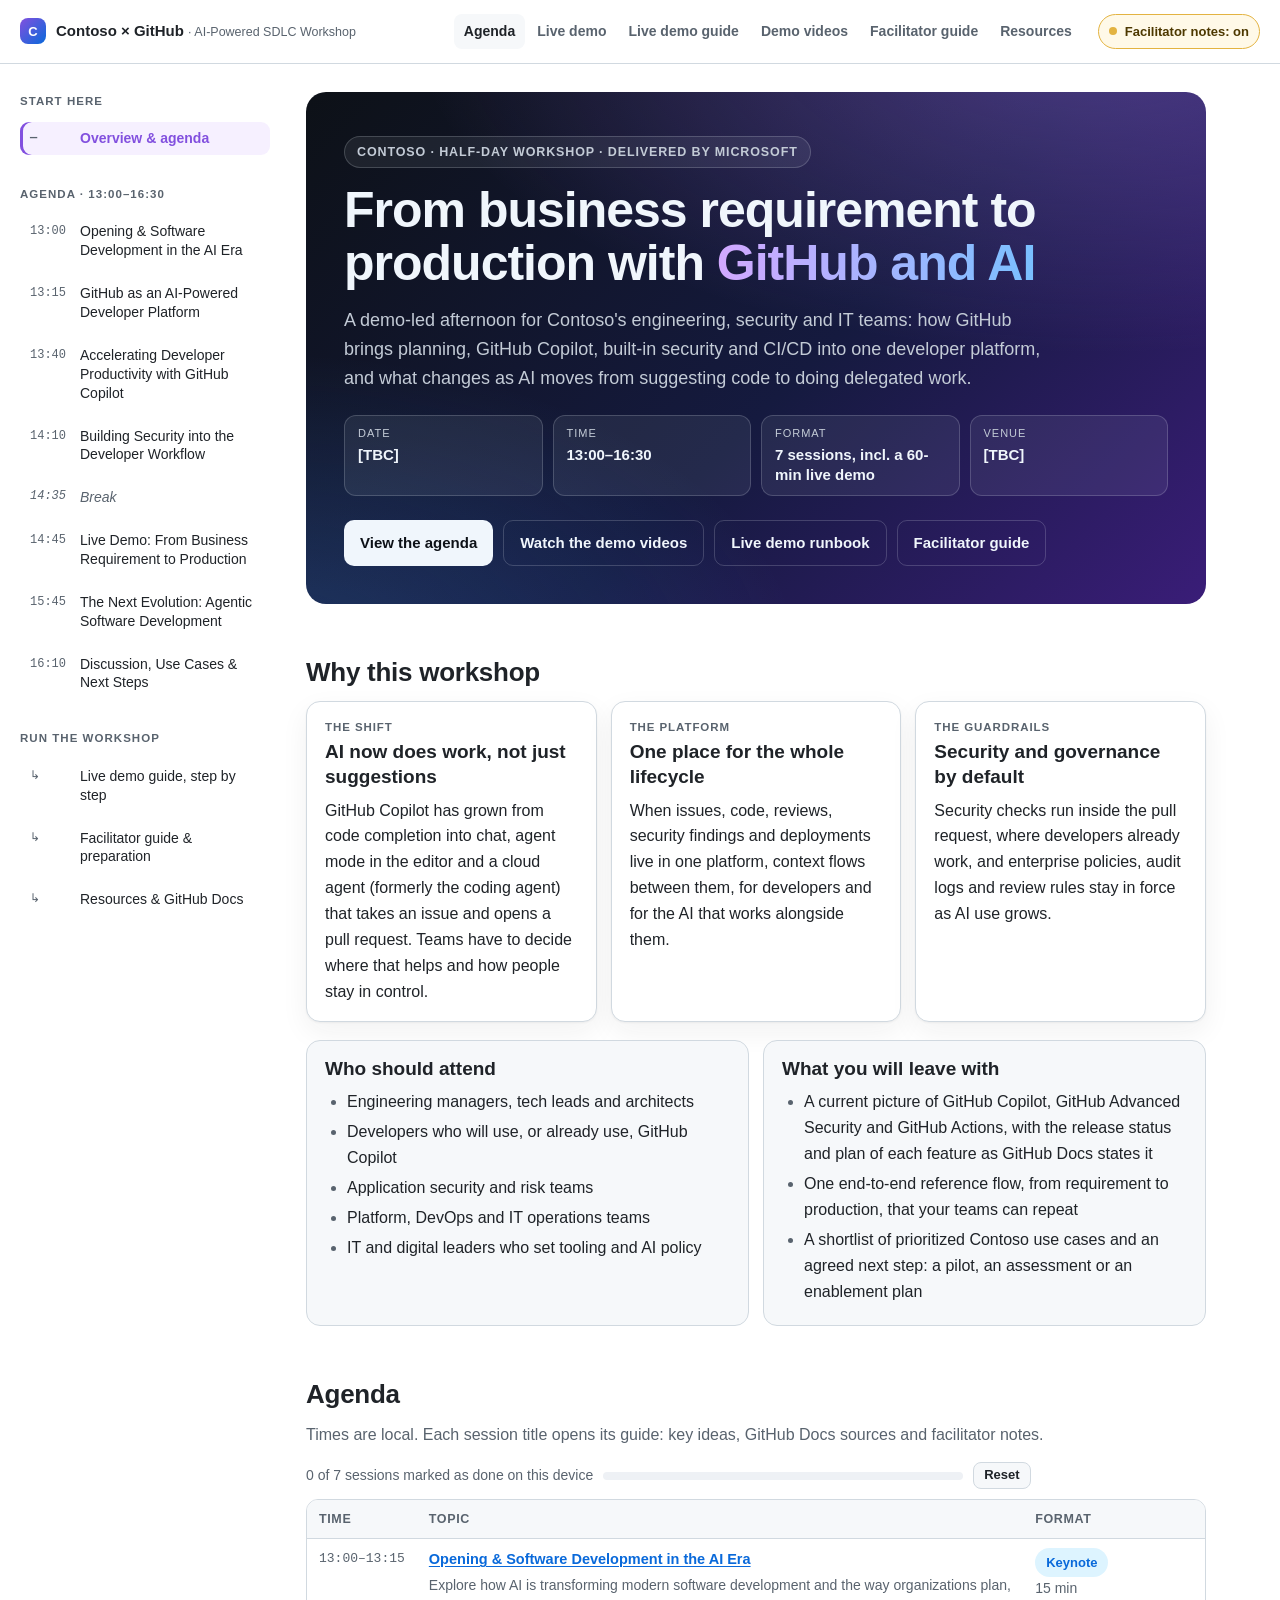
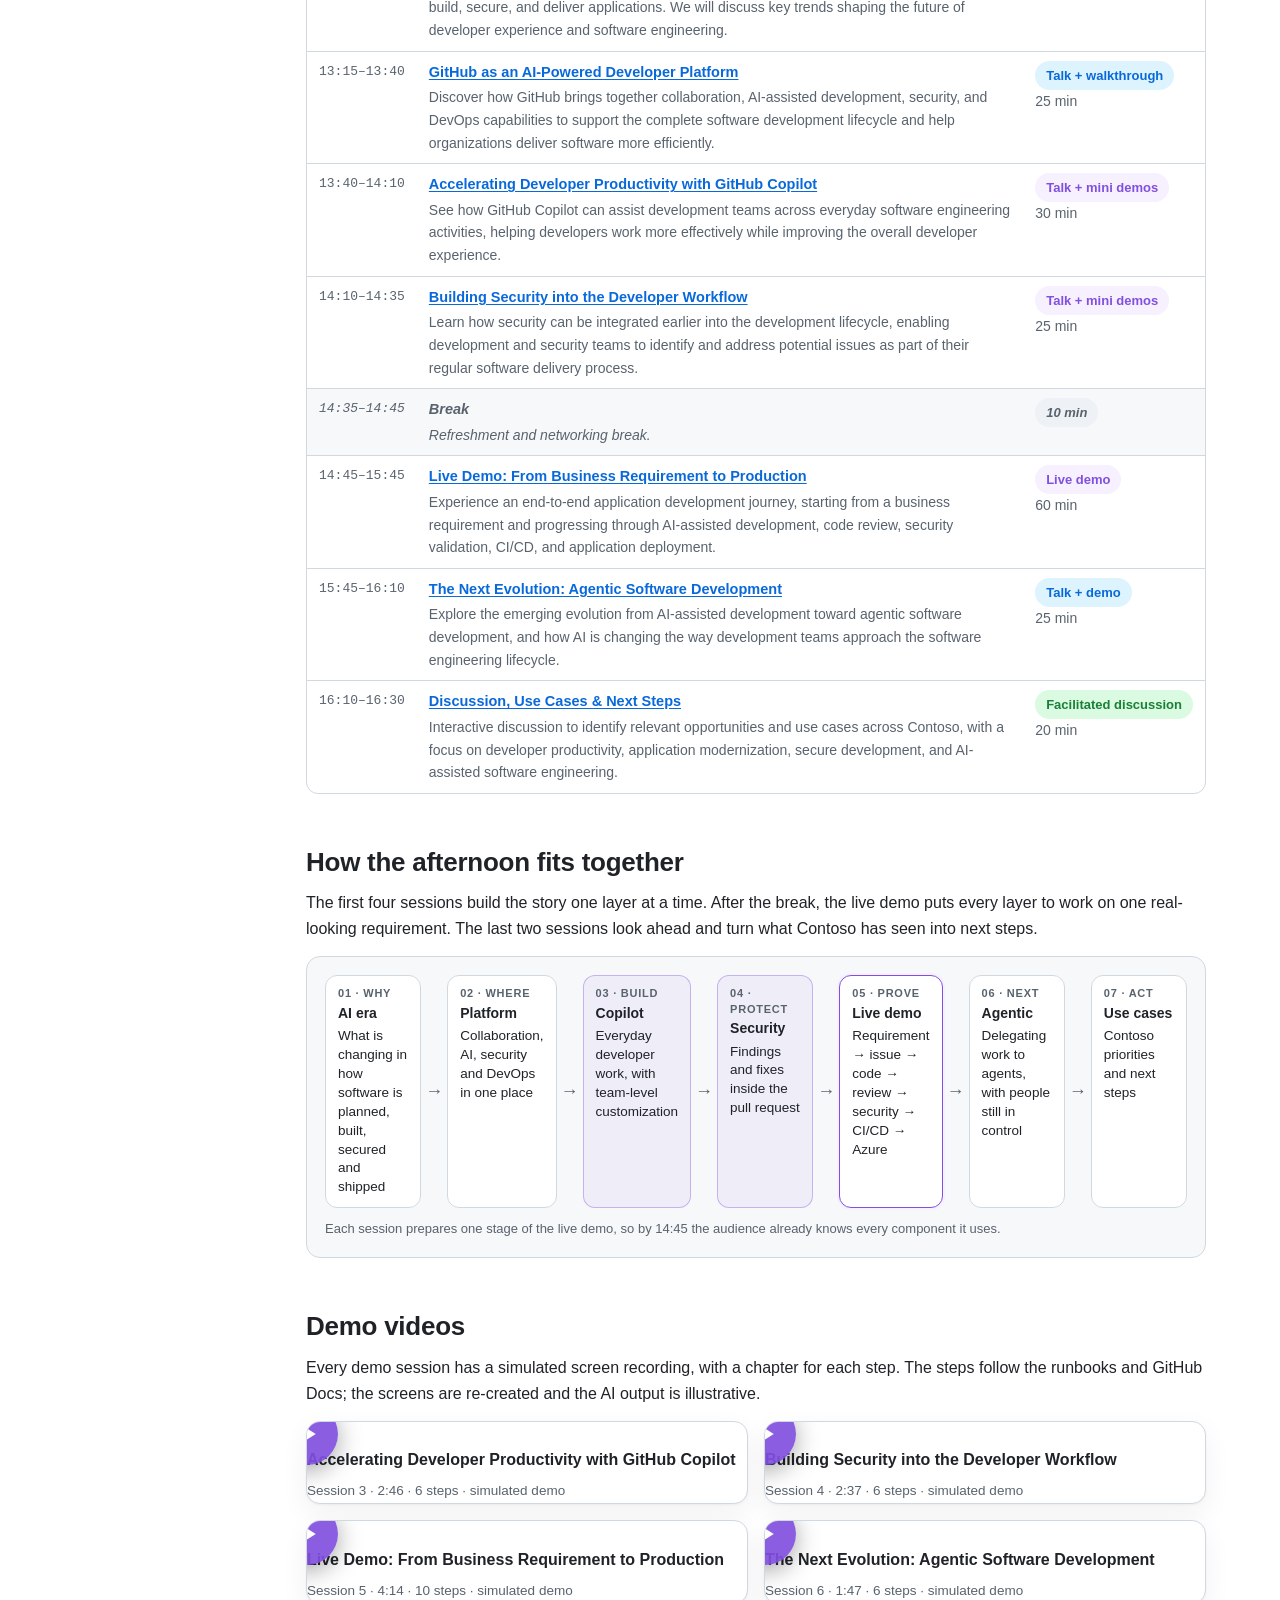
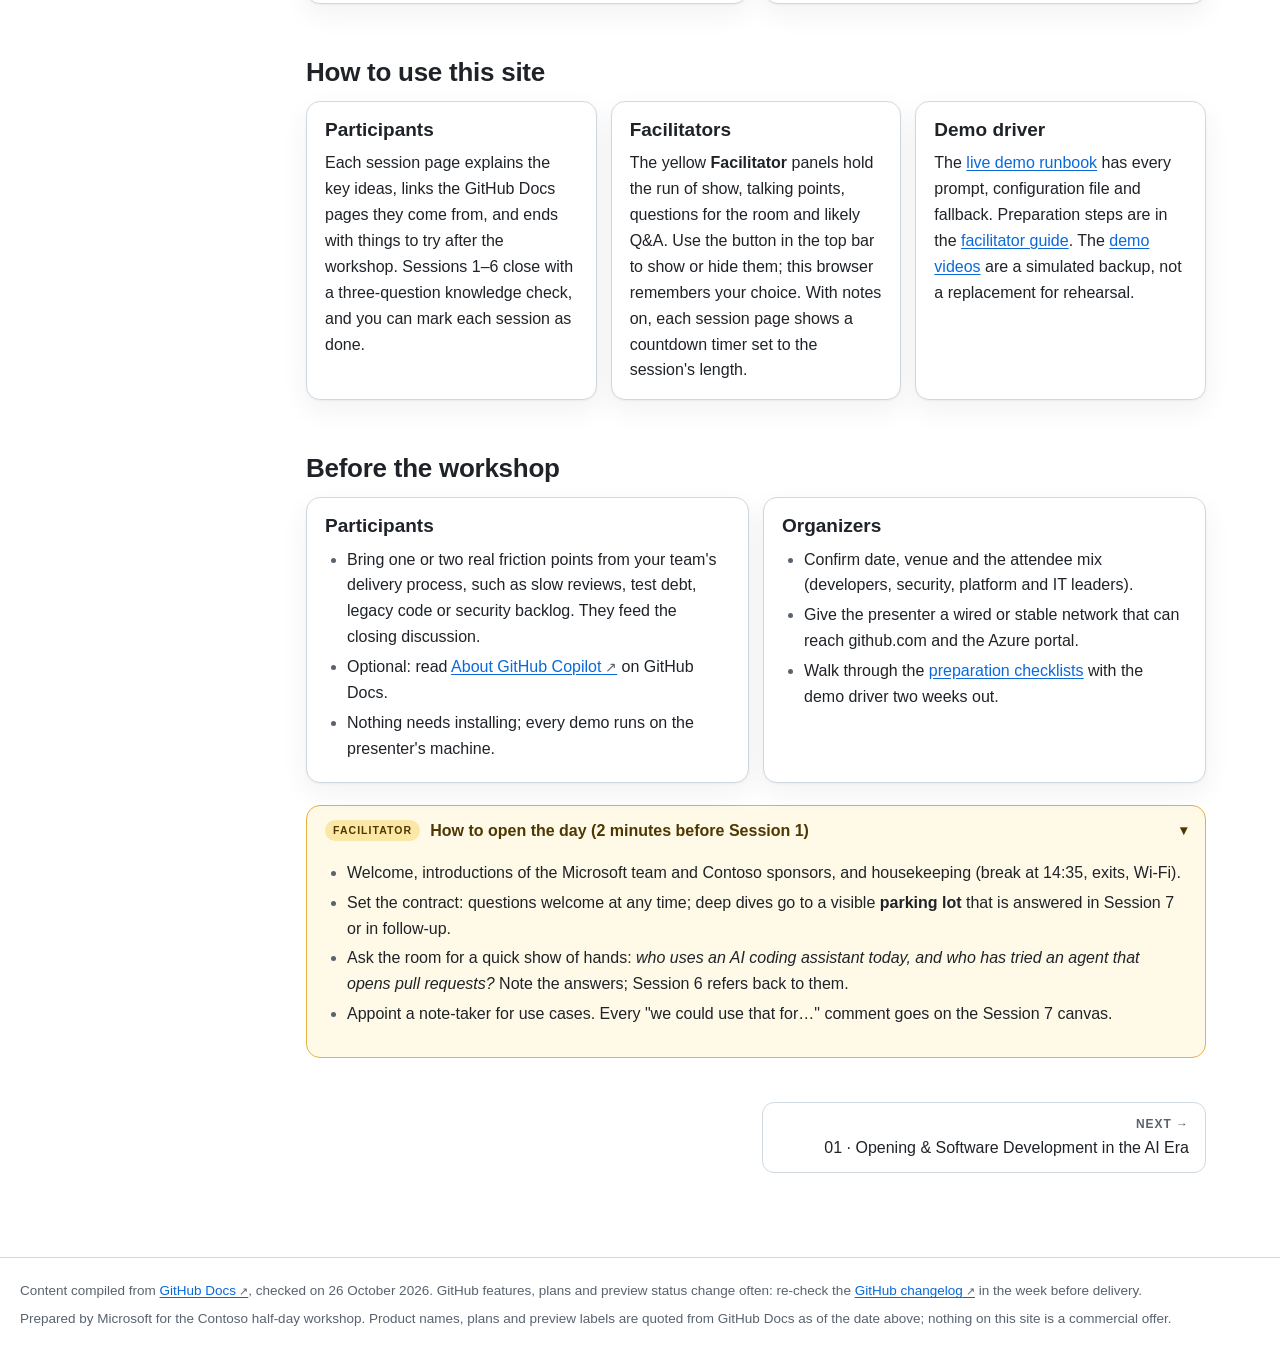
<file: index.html>
<!DOCTYPE html>
<html dir="ltr" lang="en"><head>
<meta charset="utf-8"/>
<meta content="width=device-width, initial-scale=1" name="viewport"/>
<meta content="light dark" name="color-scheme"/>
<title>Overview &amp; agenda · Contoso × GitHub Workshop</title>
<meta content="Half-day GitHub workshop for Contoso: agenda, session guides, live demo runbook and facilitator notes." name="description"/>
<link href="assets/site.css?v=3" rel="stylesheet"/>
<script>
(function(){var d=document.documentElement;d.classList.add('js');try{if(localStorage.getItem('contoso-ws-fac')==='off'){d.classList.add('fac-off');}}catch(e){}})();
</script>
<script defer="" src="assets/site.js?v=3"></script>
</head>
<body>
<a class="skip" href="#main">Skip to content</a>
<header class="topbar">
  <nav aria-label="Site" class="nav">
    <a class="brand" href="index.html"><span aria-hidden="true" class="brand-mark">C</span><span>Contoso × GitHub <small>· AI-Powered SDLC Workshop</small></span></a>
    <ul>
      <li><a aria-current="page" href="index.html">Agenda</a></li>
      <li><a href="05-live-demo.html">Live demo</a></li>
      <li><a href="live-demo-guide.html">Live demo guide</a></li>
      <li><a href="videos.html">Demo videos</a></li>
      <li><a href="facilitator.html">Facilitator guide</a></li>
      <li><a href="resources.html">Resources</a></li>
      
    </ul>
    <button aria-pressed="true" class="fac-toggle" title="Show or hide the facilitator notes on every page" type="button"><span aria-hidden="true" class="dot"></span><span class="lbl">Facilitator notes: on</span></button>
  </nav>
</header>
<div class="layout">
  <aside aria-label="Workshop sessions" class="sidebar">
    <details open="">
      <summary>Workshop sessions</summary>
      <h2>Start here</h2>
      <ol>
        <li><a aria-current="page" href="index.html"><span class="t">—</span><span>Overview &amp; agenda</span></a></li>
      </ol>
      <h2>Agenda · 13:00–16:30</h2>
      <ol>
        <li><a href="01-ai-era.html"><span class="t">13:00</span><span>Opening &amp; Software Development in the AI Era</span></a></li>
        <li><a href="02-platform.html"><span class="t">13:15</span><span>GitHub as an AI-Powered Developer Platform</span></a></li>
        <li><a href="03-copilot.html"><span class="t">13:40</span><span>Accelerating Developer Productivity with GitHub Copilot</span></a></li>
        <li><a href="04-security.html"><span class="t">14:10</span><span>Building Security into the Developer Workflow</span></a></li>
        <li class="brk"><span class="t">14:35</span><span>Break</span></li>
        <li><a href="05-live-demo.html"><span class="t">14:45</span><span>Live Demo: From Business Requirement to Production</span></a></li>
        <li><a href="06-agentic.html"><span class="t">15:45</span><span>The Next Evolution: Agentic Software Development</span></a></li>
        <li><a href="07-next-steps.html"><span class="t">16:10</span><span>Discussion, Use Cases &amp; Next Steps</span></a></li>
        
      </ol>
      <h2>Run the workshop</h2>
      <ol>
        <li><a href="live-demo-guide.html"><span class="t">↳</span><span>Live demo guide, step by step</span></a></li>
        <li><a href="facilitator.html"><span class="t">↳</span><span>Facilitator guide &amp; preparation</span></a></li>
        <li><a href="resources.html"><span class="t">↳</span><span>Resources &amp; GitHub Docs</span></a></li>
        <li><a href="videos.html"><span class="t">↳</span><span>Demo videos</span></a></li>
      </ol>
    </details>
  </aside>
  <main id="main">
    <div class="content">
<section aria-labelledby="hero-title" class="hero">
  <p class="eyebrow">Contoso · Half-day workshop · Delivered by Microsoft</p>
  <h1 id="hero-title">From business requirement to production with <span class="grad">GitHub and AI</span></h1>
  <p class="lede">A demo-led afternoon for Contoso's engineering, security and IT teams: how GitHub brings planning, GitHub Copilot, built-in security and CI/CD into one developer platform, and what changes as AI moves from suggesting code to doing delegated work.</p>
  <dl class="facts">
    <div><dt>Date</dt><dd>[TBC]</dd></div>
    <div><dt>Time</dt><dd>13:00–16:30</dd></div>
    <div><dt>Format</dt><dd>7 sessions, incl. a 60-min live demo</dd></div>
    <div><dt>Venue</dt><dd>[TBC]</dd></div>
  </dl>
  <div class="cta-row">
    <a class="btn primary" href="#agenda">View the agenda</a>
    <a class="btn ghost" href="videos.html">Watch the demo videos</a>
    <a class="btn ghost" href="05-live-demo.html">Live demo runbook</a>
    <a class="btn ghost" href="facilitator.html">Facilitator guide</a>
  </div>
</section>

<h2 id="why">Why this workshop</h2>
<div class="grid g3">
  <div class="card">
    <div class="k">The shift</div>
    <h3>AI now does work, not just suggestions</h3>
    <p>GitHub Copilot has grown from code completion into chat, agent mode in the editor and a cloud agent (formerly the coding agent) that takes an issue and opens a pull request. Teams have to decide where that helps and how people stay in control.</p>
  </div>
  <div class="card">
    <div class="k">The platform</div>
    <h3>One place for the whole lifecycle</h3>
    <p>When issues, code, reviews, security findings and deployments live in one platform, context flows between them, for developers and for the AI that works alongside them.</p>
  </div>
  <div class="card">
    <div class="k">The guardrails</div>
    <h3>Security and governance by default</h3>
    <p>Security checks run inside the pull request, where developers already work, and enterprise policies, audit logs and review rules stay in force as AI use grows.</p>
  </div>
</div>

<div class="grid g2">
  <div class="card soft">
    <h3>Who should attend</h3>
    <ul>
      <li>Engineering managers, tech leads and architects</li>
      <li>Developers who will use, or already use, GitHub Copilot</li>
      <li>Application security and risk teams</li>
      <li>Platform, DevOps and IT operations teams</li>
      <li>IT and digital leaders who set tooling and AI policy</li>
    </ul>
  </div>
  <div class="card soft">
    <h3>What you will leave with</h3>
    <ul>
      <li>A current picture of GitHub Copilot, GitHub Advanced Security and GitHub Actions, with the release status and plan of each feature as GitHub Docs states it</li>
      <li>One end-to-end reference flow, from requirement to production, that your teams can repeat</li>
      <li>A shortlist of prioritized Contoso use cases and an agreed next step: a pilot, an assessment or an enablement plan</li>
    </ul>
  </div>
</div>

<h2 id="agenda">Agenda</h2>
<p class="muted">Times are local. Each session title opens its guide: key ideas, GitHub Docs sources and facilitator notes.</p>
<div class="agenda-progress" data-total="7"><span class="lbl">0 of 7 sessions marked as done on this device</span><span aria-hidden="true" class="pb"><i></i></span><button class="ibtn sm" data-progress-reset="" type="button">Reset</button></div>
<div class="tablewrap">
<table class="agenda">
  <thead><tr><th>Time</th><th>Topic</th><th>Format</th></tr></thead>
  <tbody>
  
    
    <tr><td class="t">13:00–13:15</td><td><a href="01-ai-era.html">Opening &amp; Software Development in the AI Era</a><p>Explore how AI is transforming modern software development and the way organizations plan, build, secure, and deliver applications. We will discuss key trends shaping the future of developer experience and software engineering.</p></td><td><span class="chip talk">Keynote</span><br/><span class="small muted">15 min</span></td></tr>
    
  
    
    <tr><td class="t">13:15–13:40</td><td><a href="02-platform.html">GitHub as an AI-Powered Developer Platform</a><p>Discover how GitHub brings together collaboration, AI-assisted development, security, and DevOps capabilities to support the complete software development lifecycle and help organizations deliver software more efficiently.</p></td><td><span class="chip talk">Talk + walkthrough</span><br/><span class="small muted">25 min</span></td></tr>
    
  
    
    <tr><td class="t">13:40–14:10</td><td><a href="03-copilot.html">Accelerating Developer Productivity with GitHub Copilot</a><p>See how GitHub Copilot can assist development teams across everyday software engineering activities, helping developers work more effectively while improving the overall developer experience.</p></td><td><span class="chip demo">Talk + mini demos</span><br/><span class="small muted">30 min</span></td></tr>
    
  
    
    <tr><td class="t">14:10–14:35</td><td><a href="04-security.html">Building Security into the Developer Workflow</a><p>Learn how security can be integrated earlier into the development lifecycle, enabling development and security teams to identify and address potential issues as part of their regular software delivery process.</p></td><td><span class="chip demo">Talk + mini demos</span><br/><span class="small muted">25 min</span></td></tr>
    
  
    
    <tr class="break"><td class="t">14:35–14:45</td><td><strong>Break</strong><p>Refreshment and networking break.</p></td><td><span class="chip brk">10 min</span></td></tr>
    
  
    
    <tr><td class="t">14:45–15:45</td><td><a href="05-live-demo.html">Live Demo: From Business Requirement to Production</a><p>Experience an end-to-end application development journey, starting from a business requirement and progressing through AI-assisted development, code review, security validation, CI/CD, and application deployment.</p></td><td><span class="chip demo">Live demo</span><br/><span class="small muted">60 min</span></td></tr>
    
  
    
    <tr><td class="t">15:45–16:10</td><td><a href="06-agentic.html">The Next Evolution: Agentic Software Development</a><p>Explore the emerging evolution from AI-assisted development toward agentic software development, and how AI is changing the way development teams approach the software engineering lifecycle.</p></td><td><span class="chip talk">Talk + demo</span><br/><span class="small muted">25 min</span></td></tr>
    
  
    
    <tr><td class="t">16:10–16:30</td><td><a href="07-next-steps.html">Discussion, Use Cases &amp; Next Steps</a><p>Interactive discussion to identify relevant opportunities and use cases across Contoso, with a focus on developer productivity, application modernization, secure development, and AI-assisted software engineering.</p></td><td><span class="chip disc">Facilitated discussion</span><br/><span class="small muted">20 min</span></td></tr>
    
  
  </tbody>
</table>
</div>

<h2 id="storyline">How the afternoon fits together</h2>
<p>The first four sessions build the story one layer at a time. After the break, the live demo puts every layer to work on one real-looking requirement. The last two sessions look ahead and turn what Contoso has seen into next steps.</p>
<figure class="diagram">
  <div aria-label="Workshop storyline: why, platform, productivity, security, live demo, agentic, next steps" class="flow" role="img">
    <div class="node"><span class="tag">01 · Why</span><b>AI era</b>What is changing in how software is planned, built, secured and shipped</div>
    <div aria-hidden="true" class="arrow">→</div>
    <div class="node"><span class="tag">02 · Where</span><b>Platform</b>Collaboration, AI, security and DevOps in one place</div>
    <div aria-hidden="true" class="arrow">→</div>
    <div class="node gh"><span class="tag">03 · Build</span><b>Copilot</b>Everyday developer work, with team-level customization</div>
    <div aria-hidden="true" class="arrow">→</div>
    <div class="node gh"><span class="tag">04 · Protect</span><b>Security</b>Findings and fixes inside the pull request</div>
    <div aria-hidden="true" class="arrow">→</div>
    <div class="node hl"><span class="tag">05 · Prove</span><b>Live demo</b>Requirement → issue → code → review → security → CI/CD → Azure</div>
    <div aria-hidden="true" class="arrow">→</div>
    <div class="node"><span class="tag">06 · Next</span><b>Agentic</b>Delegating work to agents, with people still in control</div>
    <div aria-hidden="true" class="arrow">→</div>
    <div class="node"><span class="tag">07 · Act</span><b>Use cases</b>Contoso priorities and next steps</div>
  </div>
  <figcaption>Each session prepares one stage of the live demo, so by 14:45 the audience already knows every component it uses.</figcaption>
</figure>

<h2 id="videos">Demo videos</h2>
<p>Every demo session has a simulated screen recording, with a chapter for each step. The steps follow the runbooks and GitHub Docs; the screens are re-created and the AI output is illustrative.</p>
<div class="vcards">
  <a class="vcard" href="03-copilot.html#watch"><span aria-label="Video poster: Accelerating Developer Productivity with GitHub Copilot" class="ph" role="img" style="background-image:url('videos/copilot.jpg?v=3')"></span><span class="bd"><b>Accelerating Developer Productivity with GitHub Copilot</b><span>Session 3 · 2:46 · 6 steps · simulated demo</span></span></a>
  <a class="vcard" href="04-security.html#watch"><span aria-label="Video poster: Building Security into the Developer Workflow" class="ph" role="img" style="background-image:url('videos/security.jpg?v=3')"></span><span class="bd"><b>Building Security into the Developer Workflow</b><span>Session 4 · 2:37 · 6 steps · simulated demo</span></span></a>
  <a class="vcard" href="05-live-demo.html#watch"><span aria-label="Video poster: Live Demo: From Business Requirement to Production" class="ph" role="img" style="background-image:url('videos/live-demo.jpg?v=3')"></span><span class="bd"><b>Live Demo: From Business Requirement to Production</b><span>Session 5 · 4:14 · 10 steps · simulated demo</span></span></a>
  <a class="vcard" href="06-agentic.html#watch"><span aria-label="Video poster: The Next Evolution: Agentic Software Development" class="ph" role="img" style="background-image:url('videos/agentic.jpg?v=3')"></span><span class="bd"><b>The Next Evolution: Agentic Software Development</b><span>Session 6 · 1:47 · 6 steps · simulated demo</span></span></a>
</div>

<h2 id="how-to-use">How to use this site</h2>
<div class="grid g3">
  <div class="card">
    <h3>Participants</h3>
    <p>Each session page explains the key ideas, links the GitHub Docs pages they come from, and ends with things to try after the workshop. Sessions 1–6 close with a three-question knowledge check, and you can mark each session as done.</p>
  </div>
  <div class="card">
    <h3>Facilitators</h3>
    <p>The yellow <strong>Facilitator</strong> panels hold the run of show, talking points, questions for the room and likely Q&amp;A. Use the button in the top bar to show or hide them; this browser remembers your choice. With notes on, each session page shows a countdown timer set to the session's length.</p>
  </div>
  <div class="card">
    <h3>Demo driver</h3>
    <p>The <a href="05-live-demo.html">live demo runbook</a> has every prompt, configuration file and fallback. Preparation steps are in the <a href="facilitator.html">facilitator guide</a>. The <a href="videos.html">demo videos</a> are a simulated backup, not a replacement for rehearsal.</p>
  </div>
</div>

<h2 id="before">Before the workshop</h2>
<div class="grid g2">
  <div class="card">
    <h3>Participants</h3>
    <ul>
      <li>Bring one or two real friction points from your team's delivery process, such as slow reviews, test debt, legacy code or security backlog. They feed the closing discussion.</li>
      <li>Optional: read <a class="ext" href="https://docs.github.com/en/copilot/get-started/about-github-copilot">About GitHub Copilot</a> on GitHub Docs.</li>
      <li>Nothing needs installing; every demo runs on the presenter's machine.</li>
    </ul>
  </div>
  <div class="card">
    <h3>Organizers</h3>
    <ul>
      <li>Confirm date, venue and the attendee mix (developers, security, platform and IT leaders).</li>
      <li>Give the presenter a wired or stable network that can reach github.com and the Azure portal.</li>
      <li>Walk through the <a href="facilitator.html#checklists">preparation checklists</a> with the demo driver two weeks out.</li>
    </ul>
  </div>
</div>

<details class="facilitator" open="">
  <summary>How to open the day (2 minutes before Session 1)</summary>
  <div class="fbody">
    <ul>
      <li>Welcome, introductions of the Microsoft team and Contoso sponsors, and housekeeping (break at 14:35, exits, Wi-Fi).</li>
      <li>Set the contract: questions welcome at any time; deep dives go to a visible <strong>parking lot</strong> that is answered in Session 7 or in follow-up.</li>
      <li>Ask the room for a quick show of hands: <em>who uses an AI coding assistant today, and who has tried an agent that opens pull requests?</em> Note the answers; Session 6 refers back to them.</li>
      <li>Appoint a note-taker for use cases. Every "we could use that for…" comment goes on the Session 7 canvas.</li>
    </ul>
  </div>
</details>
<nav aria-label="Previous and next" class="pager"><a class="next" href="01-ai-era.html"><span class="d">Next →</span>01 · Opening &amp; Software Development in the AI Era</a></nav>
    </div>
  </main>
  <nav aria-label="On this page" class="toc"><h2>On this page</h2><ol><li><a href="#why">Why this workshop</a></li><li><a href="#agenda">Agenda</a></li><li><a href="#storyline">How the afternoon fits together</a></li><li><a href="#videos">Demo videos</a></li><li><a href="#how-to-use">How to use this site</a></li><li><a href="#before">Before the workshop</a></li></ol></nav>
</div>
<footer class="site">
  <div class="inner">
    <div>Content compiled from <a class="ext" href="https://docs.github.com/en">GitHub Docs</a>, checked on 26 October 2026. GitHub features, plans and preview status change often: re-check the <a class="ext" href="https://github.blog/changelog/">GitHub changelog</a> in the week before delivery.</div>
    <div>Prepared by Microsoft for the Contoso half-day workshop. Product names, plans and preview labels are quoted from GitHub Docs as of the date above; nothing on this site is a commercial offer.</div>
  </div>
</footer>

</body></html>
</file>
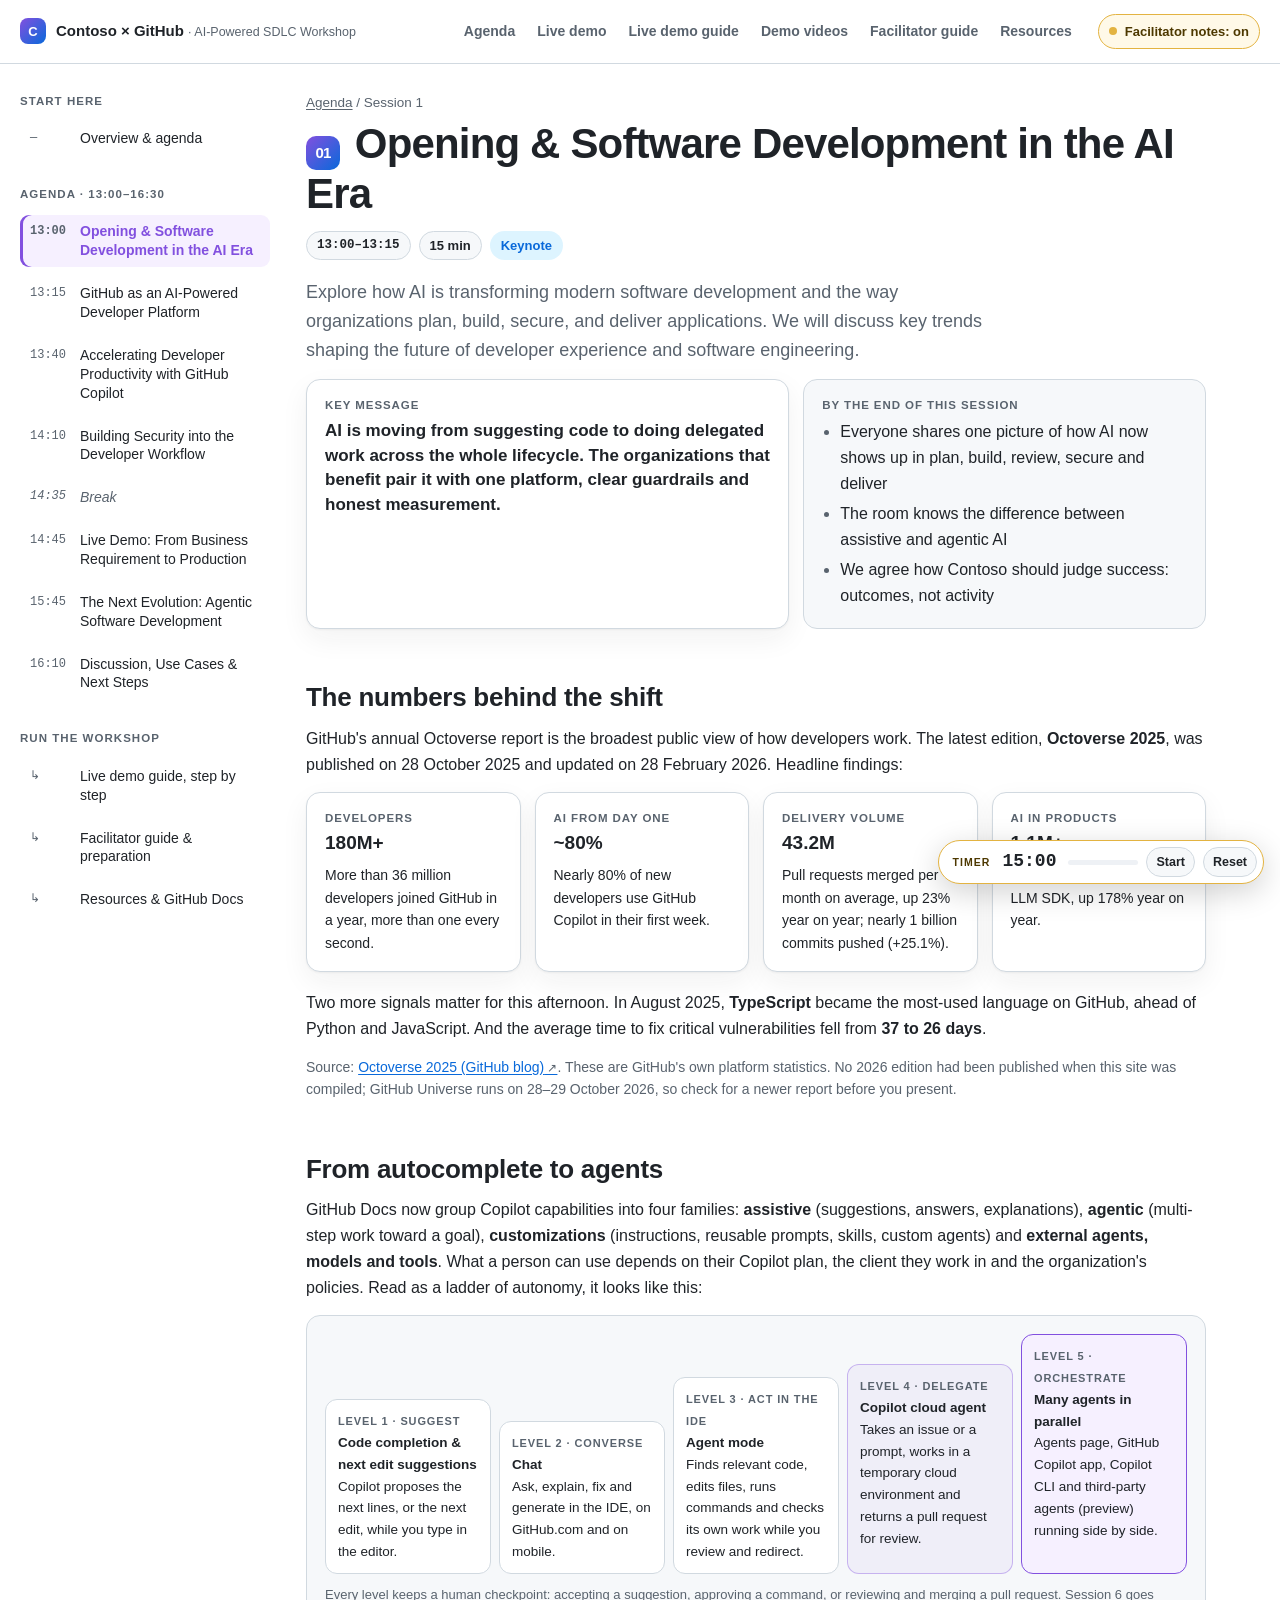
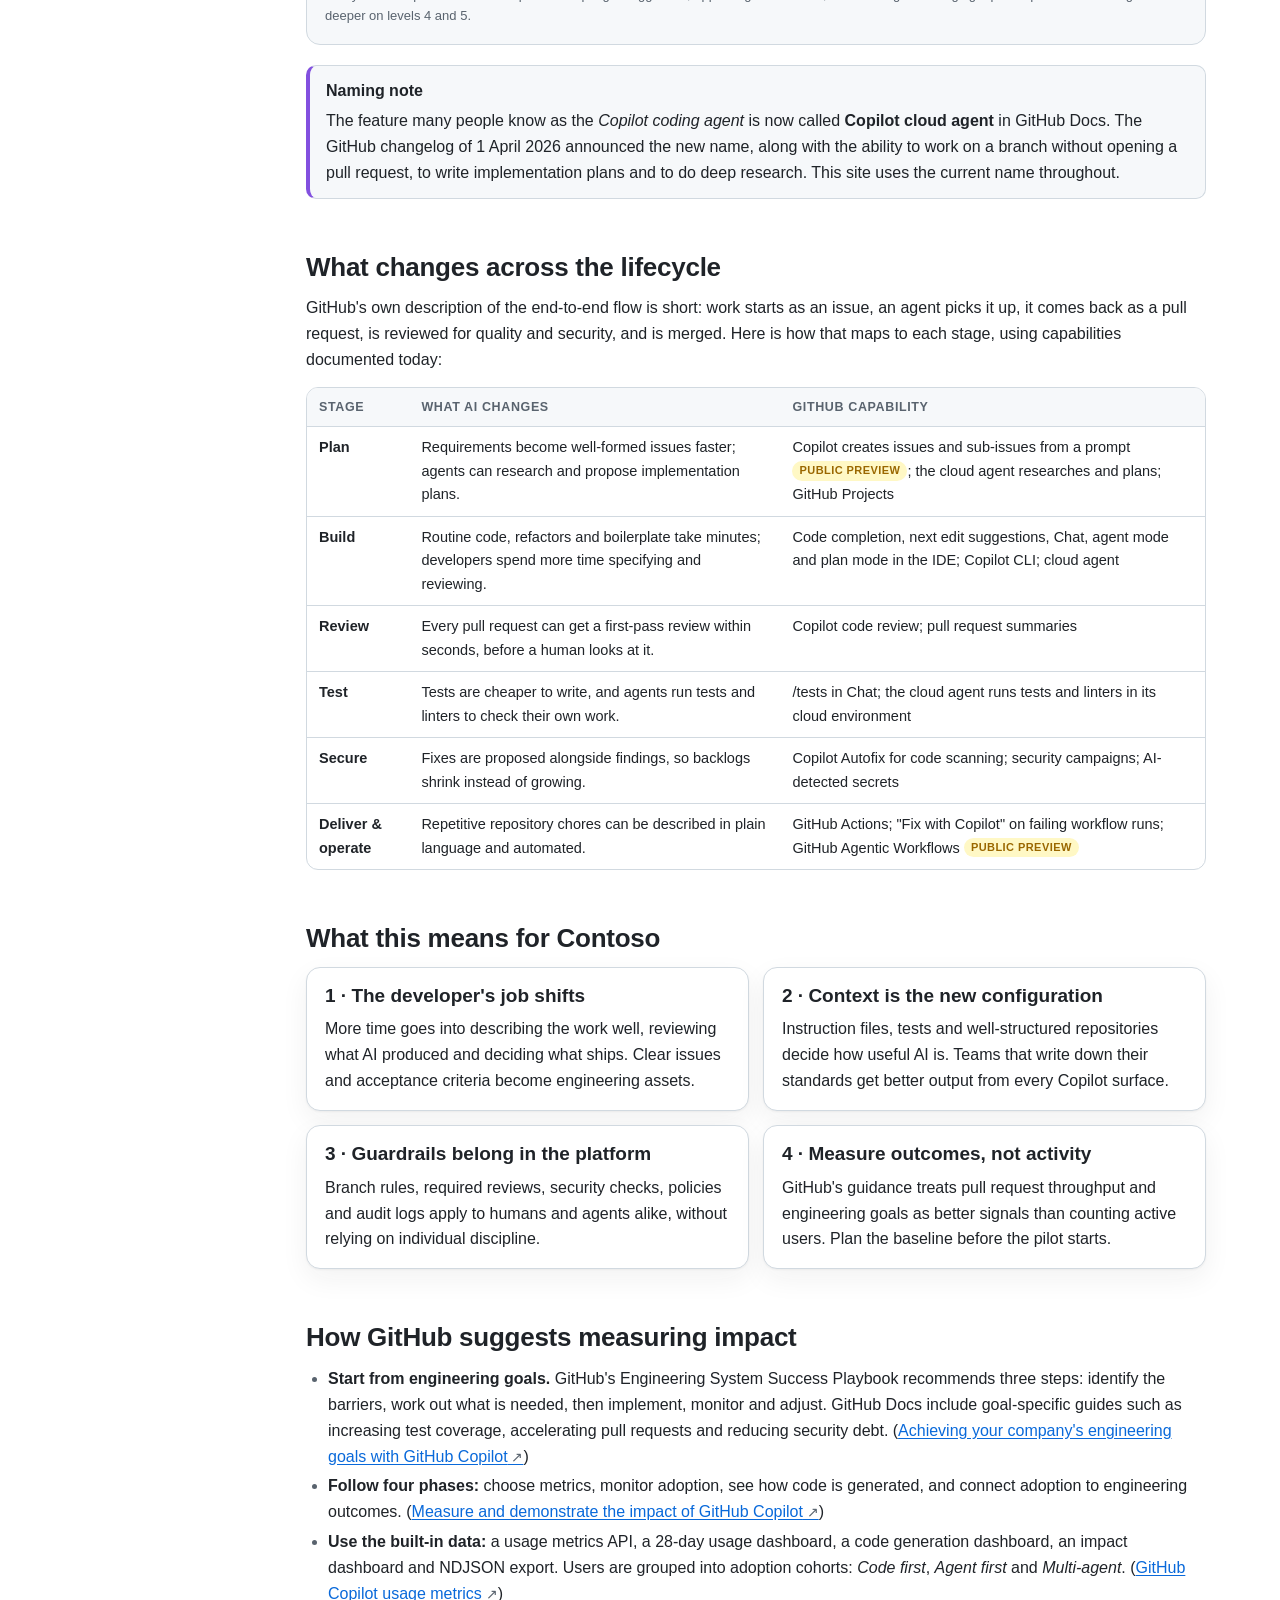
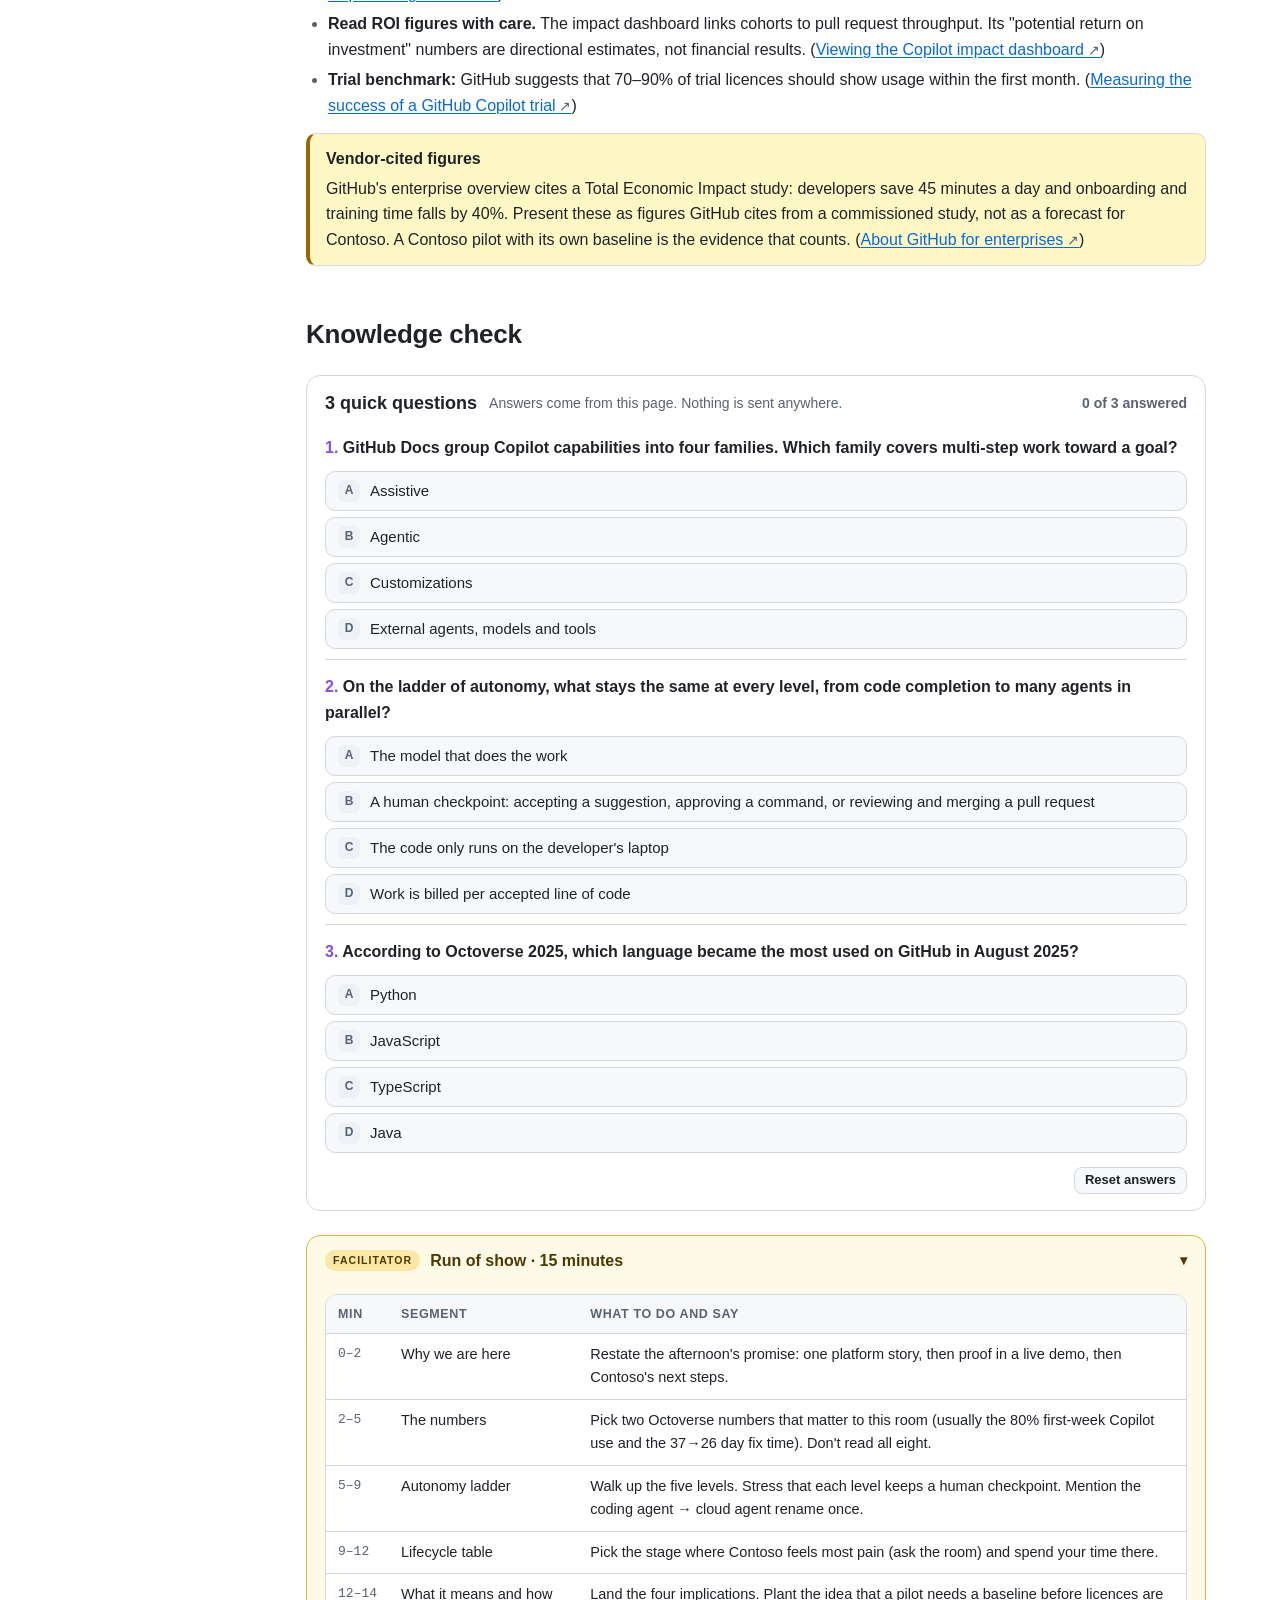
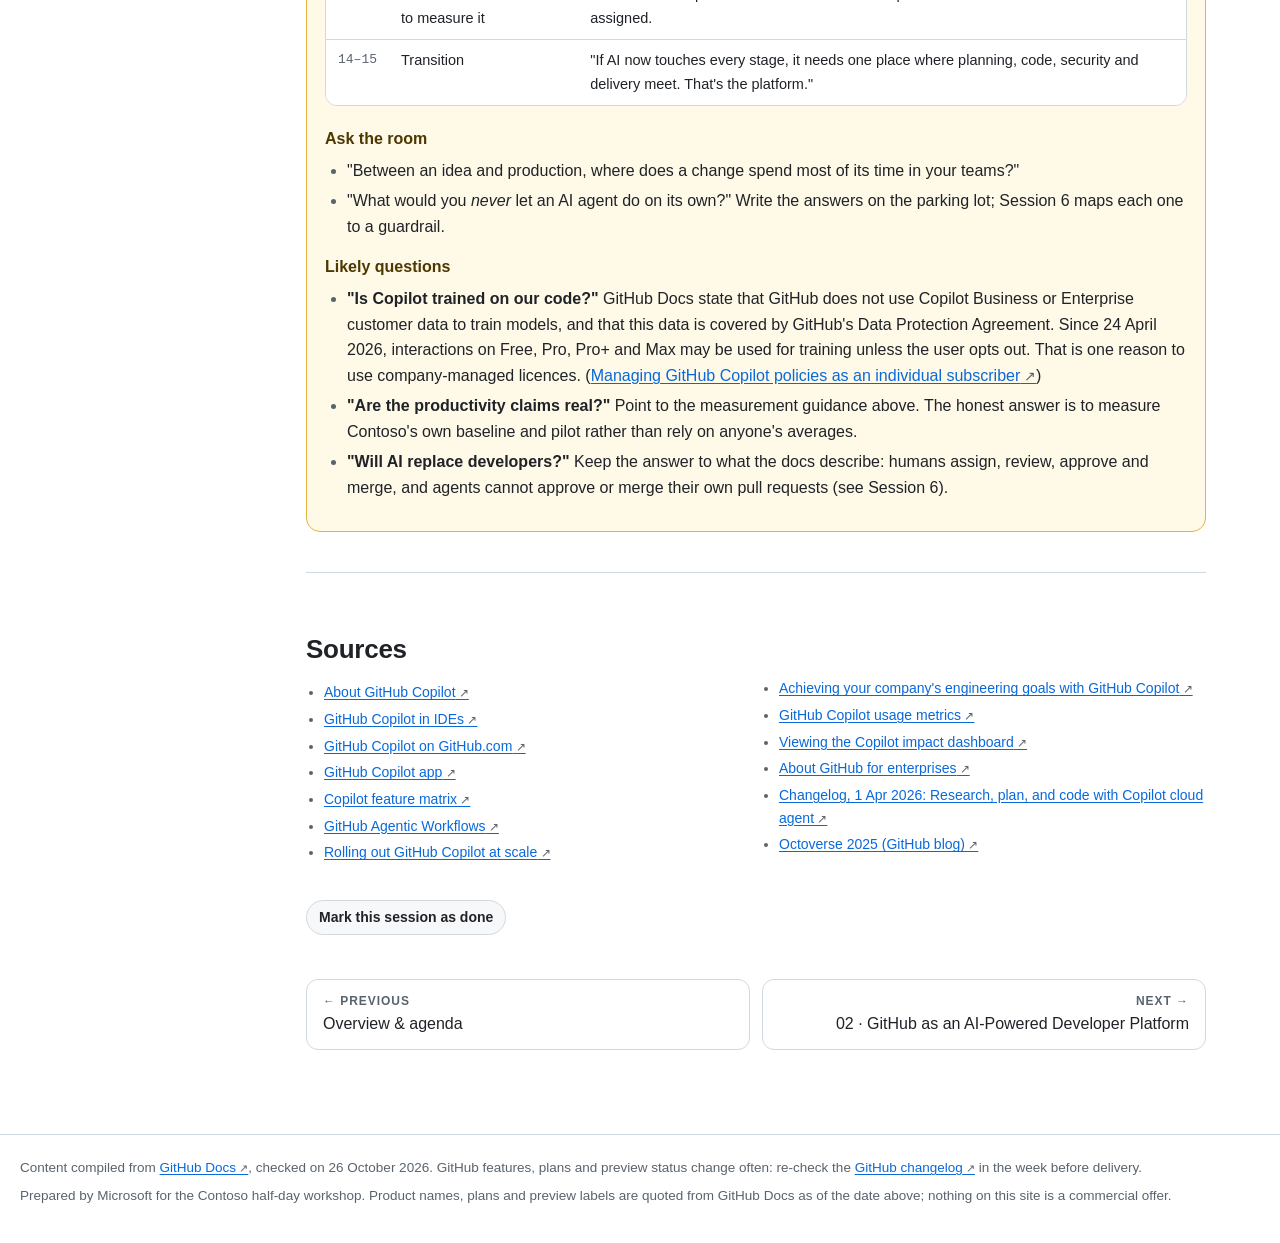
<file: 01-ai-era.html>
<!DOCTYPE html>
<html dir="ltr" lang="en"><head>
<meta charset="utf-8"/>
<meta content="width=device-width, initial-scale=1" name="viewport"/>
<meta content="light dark" name="color-scheme"/>
<title>01 · Opening &amp; Software Development in the AI Era · Contoso × GitHub Workshop</title>
<meta content="Explore how AI is transforming modern software development and the way organizations plan, build, secure, and deliver applications. We will discuss key trends shaping the future of developer experience and software engineering." name="description"/>
<link href="assets/site.css?v=3" rel="stylesheet"/>
<script>
(function(){var d=document.documentElement;d.classList.add('js');try{if(localStorage.getItem('contoso-ws-fac')==='off'){d.classList.add('fac-off');}}catch(e){}})();
</script>
<script defer="" src="assets/site.js?v=3"></script>
</head>
<body>
<a class="skip" href="#main">Skip to content</a>
<header class="topbar">
  <nav aria-label="Site" class="nav">
    <a class="brand" href="index.html"><span aria-hidden="true" class="brand-mark">C</span><span>Contoso × GitHub <small>· AI-Powered SDLC Workshop</small></span></a>
    <ul>
      <li><a href="index.html">Agenda</a></li>
      <li><a href="05-live-demo.html">Live demo</a></li>
      <li><a href="live-demo-guide.html">Live demo guide</a></li>
      <li><a href="videos.html">Demo videos</a></li>
      <li><a href="facilitator.html">Facilitator guide</a></li>
      <li><a href="resources.html">Resources</a></li>
      
    </ul>
    <button aria-pressed="true" class="fac-toggle" title="Show or hide the facilitator notes on every page" type="button"><span aria-hidden="true" class="dot"></span><span class="lbl">Facilitator notes: on</span></button>
  </nav>
</header>
<div class="layout">
  <aside aria-label="Workshop sessions" class="sidebar">
    <details open="">
      <summary>Workshop sessions</summary>
      <h2>Start here</h2>
      <ol>
        <li><a href="index.html"><span class="t">—</span><span>Overview &amp; agenda</span></a></li>
      </ol>
      <h2>Agenda · 13:00–16:30</h2>
      <ol>
        <li><a aria-current="page" href="01-ai-era.html"><span class="t">13:00</span><span>Opening &amp; Software Development in the AI Era</span></a></li>
        <li><a href="02-platform.html"><span class="t">13:15</span><span>GitHub as an AI-Powered Developer Platform</span></a></li>
        <li><a href="03-copilot.html"><span class="t">13:40</span><span>Accelerating Developer Productivity with GitHub Copilot</span></a></li>
        <li><a href="04-security.html"><span class="t">14:10</span><span>Building Security into the Developer Workflow</span></a></li>
        <li class="brk"><span class="t">14:35</span><span>Break</span></li>
        <li><a href="05-live-demo.html"><span class="t">14:45</span><span>Live Demo: From Business Requirement to Production</span></a></li>
        <li><a href="06-agentic.html"><span class="t">15:45</span><span>The Next Evolution: Agentic Software Development</span></a></li>
        <li><a href="07-next-steps.html"><span class="t">16:10</span><span>Discussion, Use Cases &amp; Next Steps</span></a></li>
        
      </ol>
      <h2>Run the workshop</h2>
      <ol>
        <li><a href="live-demo-guide.html"><span class="t">↳</span><span>Live demo guide, step by step</span></a></li>
        <li><a href="facilitator.html"><span class="t">↳</span><span>Facilitator guide &amp; preparation</span></a></li>
        <li><a href="resources.html"><span class="t">↳</span><span>Resources &amp; GitHub Docs</span></a></li>
        <li><a href="videos.html"><span class="t">↳</span><span>Demo videos</span></a></li>
      </ol>
    </details>
  </aside>
  <main id="main">
    <div class="content">
<div class="crumbs"><a href="index.html#agenda">Agenda</a> / Session 1</div><h1><span class="num">01</span> Opening &amp; Software Development in the AI Era</h1><div class="chips"><span class="chip time">13:00–13:15</span><span class="chip">15 min</span><span class="chip talk">Keynote</span></div><p class="lede">Explore how AI is transforming modern software development and the way organizations plan, build, secure, and deliver applications. We will discuss key trends shaping the future of developer experience and software engineering.</p>

<div class="glance">
  <div class="card">
    <div class="k">Key message</div>
    <p class="keymsg">AI is moving from suggesting code to doing delegated work across the whole lifecycle. The organizations that benefit pair it with one platform, clear guardrails and honest measurement.</p>
  </div>
  <div class="card soft">
    <div class="k">By the end of this session</div>
    <ul>
      <li>Everyone shares one picture of how AI now shows up in plan, build, review, secure and deliver</li>
      <li>The room knows the difference between assistive and agentic AI</li>
      <li>We agree how Contoso should judge success: outcomes, not activity</li>
    </ul>
  </div>
</div>

<h2 id="the-numbers-behind-the-shift">The numbers behind the shift</h2>
<p>GitHub's annual Octoverse report is the broadest public view of how developers work. The latest edition, <strong>Octoverse 2025</strong>, was published on 28 October 2025 and updated on 28 February 2026. Headline findings:</p>
<div class="grid g4">
  <div class="card"><div class="k">Developers</div><h3>180M+</h3><p class="small">More than 36 million developers joined GitHub in a year, more than one every second.</p></div>
  <div class="card"><div class="k">AI from day one</div><h3>~80%</h3><p class="small">Nearly 80% of new developers use GitHub Copilot in their first week.</p></div>
  <div class="card"><div class="k">Delivery volume</div><h3>43.2M</h3><p class="small">Pull requests merged per month on average, up 23% year on year; nearly 1 billion commits pushed (+25.1%).</p></div>
  <div class="card"><div class="k">AI in products</div><h3>1.1M+</h3><p class="small">Public repositories using an LLM SDK, up 178% year on year.</p></div>
</div>
<p>Two more signals matter for this afternoon. In August 2025, <strong>TypeScript</strong> became the most-used language on GitHub, ahead of Python and JavaScript. And the average time to fix critical vulnerabilities fell from <strong>37 to 26 days</strong>.</p>
<p class="small muted">Source: <a class="ext" href="https://github.blog/news-insights/octoverse/octoverse-a-new-developer-joins-github-every-second-as-ai-leads-typescript-to-1/">Octoverse 2025 (GitHub blog)</a>. These are GitHub's own platform statistics. No 2026 edition had been published when this site was compiled; GitHub Universe runs on 28–29 October 2026, so check for a newer report before you present.</p>

<h2 id="from-autocomplete-to-agents">From autocomplete to agents</h2>
<p>GitHub Docs now group Copilot capabilities into four families: <strong>assistive</strong> (suggestions, answers, explanations), <strong>agentic</strong> (multi-step work toward a goal), <strong>customizations</strong> (instructions, reusable prompts, skills, custom agents) and <strong>external agents, models and tools</strong>. What a person can use depends on their Copilot plan, the client they work in and the organization's policies. Read as a ladder of autonomy, it looks like this:</p>
<figure class="diagram">
  <div aria-label="Five levels of AI autonomy, from code completion to multiple agents working in parallel" class="ladder" role="img">
    <div class="rung r1"><span class="lvl">Level 1 · Suggest</span><b>Code completion &amp; next edit suggestions</b>Copilot proposes the next lines, or the next edit, while you type in the editor.</div>
    <div class="rung r2"><span class="lvl">Level 2 · Converse</span><b>Chat</b>Ask, explain, fix and generate in the IDE, on GitHub.com and on mobile.</div>
    <div class="rung r3"><span class="lvl">Level 3 · Act in the IDE</span><b>Agent mode</b>Finds relevant code, edits files, runs commands and checks its own work while you review and redirect.</div>
    <div class="rung r4"><span class="lvl">Level 4 · Delegate</span><b>Copilot cloud agent</b>Takes an issue or a prompt, works in a temporary cloud environment and returns a pull request for review.</div>
    <div class="rung r5"><span class="lvl">Level 5 · Orchestrate</span><b>Many agents in parallel</b>Agents page, GitHub Copilot app, Copilot CLI and third-party agents (preview) running side by side.</div>
  </div>
  <figcaption>Every level keeps a human checkpoint: accepting a suggestion, approving a command, or reviewing and merging a pull request. Session 6 goes deeper on levels 4 and 5.</figcaption>
</figure>
<div class="callout docs">
  <span class="h">Naming note</span>
  <p>The feature many people know as the <em>Copilot coding agent</em> is now called <strong>Copilot cloud agent</strong> in GitHub Docs. The GitHub changelog of 1 April 2026 announced the new name, along with the ability to work on a branch without opening a pull request, to write implementation plans and to do deep research. This site uses the current name throughout.</p>
</div>

<h2 id="what-changes-across-the-lifecycle">What changes across the lifecycle</h2>
<p>GitHub's own description of the end-to-end flow is short: work starts as an issue, an agent picks it up, it comes back as a pull request, is reviewed for quality and security, and is merged. Here is how that maps to each stage, using capabilities documented today:</p>
<div class="tablewrap"><table>
  <thead><tr><th>Stage</th><th>What AI changes</th><th>GitHub capability</th></tr></thead>
  <tbody>
    <tr><td><strong>Plan</strong></td><td>Requirements become well-formed issues faster; agents can research and propose implementation plans.</td><td>Copilot creates issues and sub-issues from a prompt <span class="st pv">Public preview</span>; the cloud agent researches and plans; GitHub Projects</td></tr>
    <tr><td><strong>Build</strong></td><td>Routine code, refactors and boilerplate take minutes; developers spend more time specifying and reviewing.</td><td>Code completion, next edit suggestions, Chat, agent mode and plan mode in the IDE; Copilot CLI; cloud agent</td></tr>
    <tr><td><strong>Review</strong></td><td>Every pull request can get a first-pass review within seconds, before a human looks at it.</td><td>Copilot code review; pull request summaries</td></tr>
    <tr><td><strong>Test</strong></td><td>Tests are cheaper to write, and agents run tests and linters to check their own work.</td><td>/tests in Chat; the cloud agent runs tests and linters in its cloud environment</td></tr>
    <tr><td><strong>Secure</strong></td><td>Fixes are proposed alongside findings, so backlogs shrink instead of growing.</td><td>Copilot Autofix for code scanning; security campaigns; AI-detected secrets</td></tr>
    <tr><td><strong>Deliver &amp; operate</strong></td><td>Repetitive repository chores can be described in plain language and automated.</td><td>GitHub Actions; "Fix with Copilot" on failing workflow runs; GitHub Agentic Workflows <span class="st pv">Public preview</span></td></tr>
  </tbody>
</table></div>

<h2 id="what-this-means-for-contoso">What this means for Contoso</h2>
<div class="grid g2">
  <div class="card"><h3>1 · The developer's job shifts</h3><p>More time goes into describing the work well, reviewing what AI produced and deciding what ships. Clear issues and acceptance criteria become engineering assets.</p></div>
  <div class="card"><h3>2 · Context is the new configuration</h3><p>Instruction files, tests and well-structured repositories decide how useful AI is. Teams that write down their standards get better output from every Copilot surface.</p></div>
  <div class="card"><h3>3 · Guardrails belong in the platform</h3><p>Branch rules, required reviews, security checks, policies and audit logs apply to humans and agents alike, without relying on individual discipline.</p></div>
  <div class="card"><h3>4 · Measure outcomes, not activity</h3><p>GitHub's guidance treats pull request throughput and engineering goals as better signals than counting active users. Plan the baseline before the pilot starts.</p></div>
</div>

<h2 id="how-github-suggests-measuring-impact">How GitHub suggests measuring impact</h2>
<ul>
  <li><strong>Start from engineering goals.</strong> GitHub's Engineering System Success Playbook recommends three steps: identify the barriers, work out what is needed, then implement, monitor and adjust. GitHub Docs include goal-specific guides such as increasing test coverage, accelerating pull requests and reducing security debt. (<a class="ext" href="https://docs.github.com/en/copilot/tutorials/roll-out-at-scale/drive-downstream-impact/achieve-company-goals">Achieving your company's engineering goals with GitHub Copilot</a>)</li>
  <li><strong>Follow four phases:</strong> choose metrics, monitor adoption, see how code is generated, and connect adoption to engineering outcomes. (<a class="ext" href="https://docs.github.com/en/copilot/tutorials/roll-out-at-scale/measure-copilot-impact">Measure and demonstrate the impact of GitHub Copilot</a>)</li>
  <li><strong>Use the built-in data:</strong> a usage metrics API, a 28-day usage dashboard, a code generation dashboard, an impact dashboard and NDJSON export. Users are grouped into adoption cohorts: <em>Code first</em>, <em>Agent first</em> and <em>Multi-agent</em>. (<a class="ext" href="https://docs.github.com/en/copilot/concepts/billing-and-usage/copilot-usage-metrics/copilot-metrics">GitHub Copilot usage metrics</a>)</li>
  <li><strong>Read ROI figures with care.</strong> The impact dashboard links cohorts to pull request throughput. Its "potential return on investment" numbers are directional estimates, not financial results. (<a class="ext" href="https://docs.github.com/en/copilot/how-tos/administer-copilot/view-impact-dashboard">Viewing the Copilot impact dashboard</a>)</li>
  <li><strong>Trial benchmark:</strong> GitHub suggests that 70–90% of trial licences should show usage within the first month. (<a class="ext" href="https://docs.github.com/en/copilot/tutorials/roll-out-at-scale/measure-success">Measuring the success of a GitHub Copilot trial</a>)</li>
</ul>
<div class="callout warn">
  <span class="h">Vendor-cited figures</span>
  <p>GitHub's enterprise overview cites a Total Economic Impact study: developers save 45 minutes a day and onboarding and training time falls by 40%. Present these as figures GitHub cites from a commissioned study, not as a forecast for Contoso. A Contoso pilot with its own baseline is the evidence that counts. (<a class="ext" href="https://docs.github.com/en/enterprise-cloud@latest/admin/overview/about-github-for-enterprises">About GitHub for enterprises</a>)</p>
</div>

<h2 id="knowledge-check">Knowledge check</h2><section aria-label="Knowledge check" class="quiz" data-quiz="s1"><div class="qz-head"><h3>3 quick questions</h3><span class="small muted">Answers come from this page. Nothing is sent anywhere.</span><span aria-live="polite" class="qz-score"></span></div><ol class="qs"><li class="q" data-a="1" data-n="0"><p>GitHub Docs group Copilot capabilities into four families. Which family covers multi-step work toward a goal?</p><div class="opts"><button type="button"><span class="k">A</span><span>Assistive</span></button><button type="button"><span class="k">B</span><span>Agentic</span></button><button type="button"><span class="k">C</span><span>Customizations</span></button><button type="button"><span class="k">D</span><span>External agents, models and tools</span></button></div><div aria-live="polite" class="why"><b></b>Agentic capabilities work toward a goal over multiple steps. Assistive ones give suggestions, answers and explanations; customizations are instructions, reusable prompts, skills and custom agents.</div></li><li class="q" data-a="1" data-n="1"><p>On the ladder of autonomy, what stays the same at every level, from code completion to many agents in parallel?</p><div class="opts"><button type="button"><span class="k">A</span><span>The model that does the work</span></button><button type="button"><span class="k">B</span><span>A human checkpoint: accepting a suggestion, approving a command, or reviewing and merging a pull request</span></button><button type="button"><span class="k">C</span><span>The code only runs on the developer's laptop</span></button><button type="button"><span class="k">D</span><span>Work is billed per accepted line of code</span></button></div><div aria-live="polite" class="why"><b></b>Every level keeps a human checkpoint. The live demo after the break shows each of them.</div></li><li class="q" data-a="2" data-n="2"><p>According to Octoverse 2025, which language became the most used on GitHub in August 2025?</p><div class="opts"><button type="button"><span class="k">A</span><span>Python</span></button><button type="button"><span class="k">B</span><span>JavaScript</span></button><button type="button"><span class="k">C</span><span>TypeScript</span></button><button type="button"><span class="k">D</span><span>Java</span></button></div><div aria-live="polite" class="why"><b></b>TypeScript moved ahead of Python and JavaScript in August 2025. Octoverse figures are GitHub's own platform statistics.</div></li></ol><div class="qz-foot"><button class="ibtn sm" data-reset="" type="button">Reset answers</button></div></section>

<details class="facilitator" open="">
  <summary>Run of show · 15 minutes</summary>
  <div class="fbody">
    <div class="tablewrap"><table>
      <thead><tr><th>Min</th><th>Segment</th><th>What to do and say</th></tr></thead>
      <tbody>
        <tr><td class="t">0–2</td><td>Why we are here</td><td>Restate the afternoon's promise: one platform story, then proof in a live demo, then Contoso's next steps.</td></tr>
        <tr><td class="t">2–5</td><td>The numbers</td><td>Pick two Octoverse numbers that matter to this room (usually the 80% first-week Copilot use and the 37→26 day fix time). Don't read all eight.</td></tr>
        <tr><td class="t">5–9</td><td>Autonomy ladder</td><td>Walk up the five levels. Stress that each level keeps a human checkpoint. Mention the coding agent → cloud agent rename once.</td></tr>
        <tr><td class="t">9–12</td><td>Lifecycle table</td><td>Pick the stage where Contoso feels most pain (ask the room) and spend your time there.</td></tr>
        <tr><td class="t">12–14</td><td>What it means and how to measure it</td><td>Land the four implications. Plant the idea that a pilot needs a baseline before licences are assigned.</td></tr>
        <tr><td class="t">14–15</td><td>Transition</td><td>"If AI now touches every stage, it needs one place where planning, code, security and delivery meet. That's the platform."</td></tr>
      </tbody>
    </table></div>
    <h4>Ask the room</h4>
    <ul>
      <li>"Between an idea and production, where does a change spend most of its time in your teams?"</li>
      <li>"What would you <em>never</em> let an AI agent do on its own?" Write the answers on the parking lot; Session 6 maps each one to a guardrail.</li>
    </ul>
    <h4>Likely questions</h4>
    <ul>
      <li><strong>"Is Copilot trained on our code?"</strong> GitHub Docs state that GitHub does not use Copilot Business or Enterprise customer data to train models, and that this data is covered by GitHub's Data Protection Agreement. Since 24 April 2026, interactions on Free, Pro, Pro+ and Max may be used for training unless the user opts out. That is one reason to use company-managed licences. (<a class="ext" href="https://docs.github.com/en/copilot/how-tos/manage-your-account/manage-policies">Managing GitHub Copilot policies as an individual subscriber</a>)</li>
      <li><strong>"Are the productivity claims real?"</strong> Point to the measurement guidance above. The honest answer is to measure Contoso's own baseline and pilot rather than rely on anyone's averages.</li>
      <li><strong>"Will AI replace developers?"</strong> Keep the answer to what the docs describe: humans assign, review, approve and merge, and agents cannot approve or merge their own pull requests (see Session 6).</li>
    </ul>
  </div>
</details>

<section aria-label="Sources" class="sources">
  <h2 class="notoc" id="sources">Sources</h2>
  <ul>
    <li><a class="ext" href="https://docs.github.com/en/copilot/get-started/about-github-copilot">About GitHub Copilot</a></li>
    <li><a class="ext" href="https://docs.github.com/en/copilot/concepts/copilot-surfaces/copilot-in-ides">GitHub Copilot in IDEs</a></li>
    <li><a class="ext" href="https://docs.github.com/en/copilot/concepts/copilot-surfaces/copilot-on-github">GitHub Copilot on GitHub.com</a></li>
    <li><a class="ext" href="https://docs.github.com/en/copilot/concepts/copilot-surfaces/github-copilot-app">GitHub Copilot app</a></li>
    <li><a class="ext" href="https://docs.github.com/en/copilot/reference/copilot-feature-matrix">Copilot feature matrix</a></li>
    <li><a class="ext" href="https://docs.github.com/en/copilot/concepts/agent-capabilities/agent-powered-workflows-and-operations/about-github-agentic-workflows">GitHub Agentic Workflows</a></li>
    <li><a class="ext" href="https://docs.github.com/en/copilot/tutorials/roll-out-at-scale">Rolling out GitHub Copilot at scale</a></li>
    <li><a class="ext" href="https://docs.github.com/en/copilot/tutorials/roll-out-at-scale/drive-downstream-impact/achieve-company-goals">Achieving your company's engineering goals with GitHub Copilot</a></li>
    <li><a class="ext" href="https://docs.github.com/en/copilot/concepts/billing-and-usage/copilot-usage-metrics/copilot-metrics">GitHub Copilot usage metrics</a></li>
    <li><a class="ext" href="https://docs.github.com/en/copilot/how-tos/administer-copilot/view-impact-dashboard">Viewing the Copilot impact dashboard</a></li>
    <li><a class="ext" href="https://docs.github.com/en/enterprise-cloud@latest/admin/overview/about-github-for-enterprises">About GitHub for enterprises</a></li>
    <li><a class="ext" href="https://github.blog/changelog/2026-04-01-research-plan-and-code-with-copilot-cloud-agent/">Changelog, 1 Apr 2026: Research, plan, and code with Copilot cloud agent</a></li>
    <li><a class="ext" href="https://github.blog/news-insights/octoverse/octoverse-a-new-developer-joins-github-every-second-as-ai-leads-typescript-to-1/">Octoverse 2025 (GitHub blog)</a></li>
  </ul>
</section>
<div class="mark-row"><button aria-pressed="false" class="mark-done" data-file="01-ai-era.html" type="button">Mark this session as done</button></div><nav aria-label="Previous and next" class="pager"><a class="prev" href="index.html"><span class="d">← Previous</span>Overview &amp; agenda</a><a class="next" href="02-platform.html"><span class="d">Next →</span>02 · GitHub as an AI-Powered Developer Platform</a></nav>
    </div>
  </main>
  <nav aria-label="On this page" class="toc"><h2>On this page</h2><ol><li><a href="#the-numbers-behind-the-shift">The numbers behind the shift</a></li><li><a href="#from-autocomplete-to-agents">From autocomplete to agents</a></li><li><a href="#what-changes-across-the-lifecycle">What changes across the lifecycle</a></li><li><a href="#what-this-means-for-contoso">What this means for Contoso</a></li><li><a href="#how-github-suggests-measuring-impact">How GitHub suggests measuring impact</a></li><li><a href="#knowledge-check">Knowledge check</a></li></ol></nav>
</div>
<div aria-label="Facilitator session timer" class="stimer" data-mins="15" data-sid="s1" role="group"><span class="lb">Timer</span><span class="tv" role="timer">15:00</span><span aria-hidden="true" class="bar"><i></i></span><button data-act="go" type="button">Start</button><button aria-label="Reset the session timer" data-act="reset" type="button">Reset</button></div>
<footer class="site">
  <div class="inner">
    <div>Content compiled from <a class="ext" href="https://docs.github.com/en">GitHub Docs</a>, checked on 26 October 2026. GitHub features, plans and preview status change often: re-check the <a class="ext" href="https://github.blog/changelog/">GitHub changelog</a> in the week before delivery.</div>
    <div>Prepared by Microsoft for the Contoso half-day workshop. Product names, plans and preview labels are quoted from GitHub Docs as of the date above; nothing on this site is a commercial offer.</div>
  </div>
</footer>

</body></html>
</file>
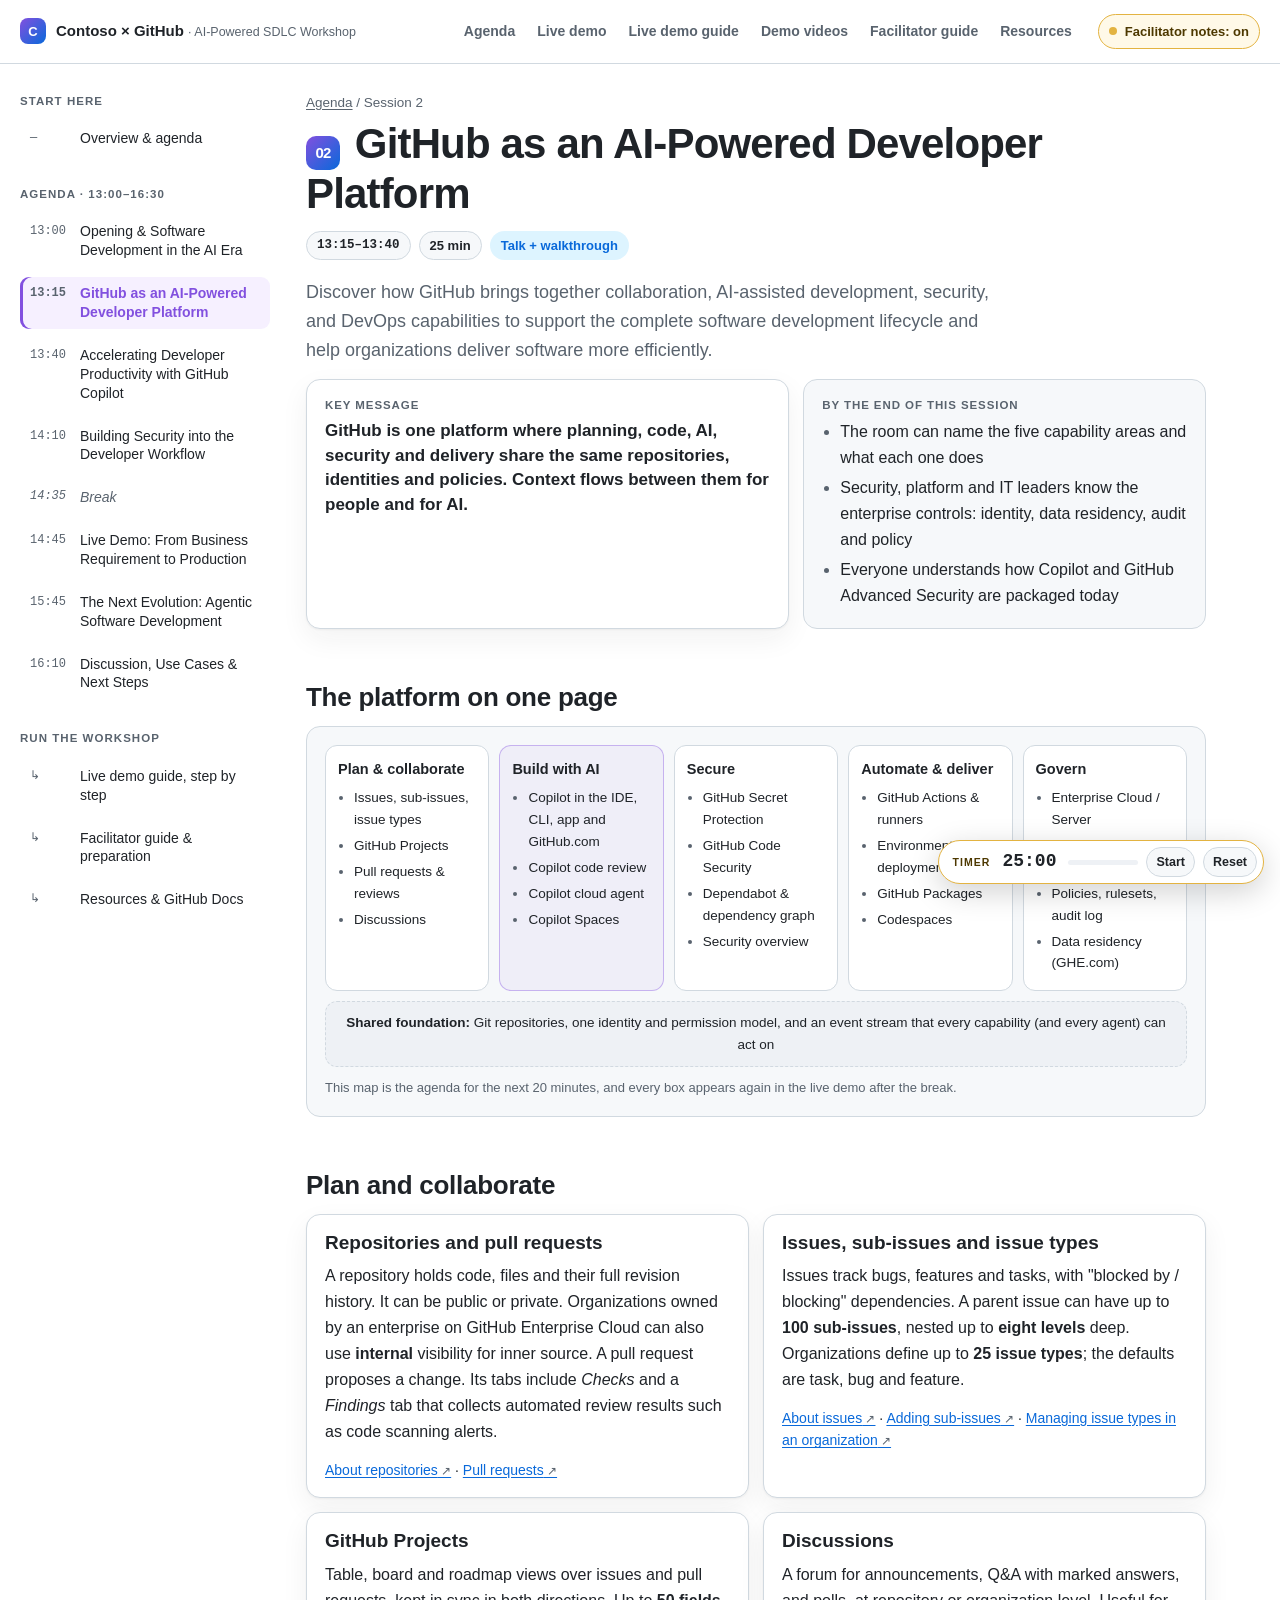
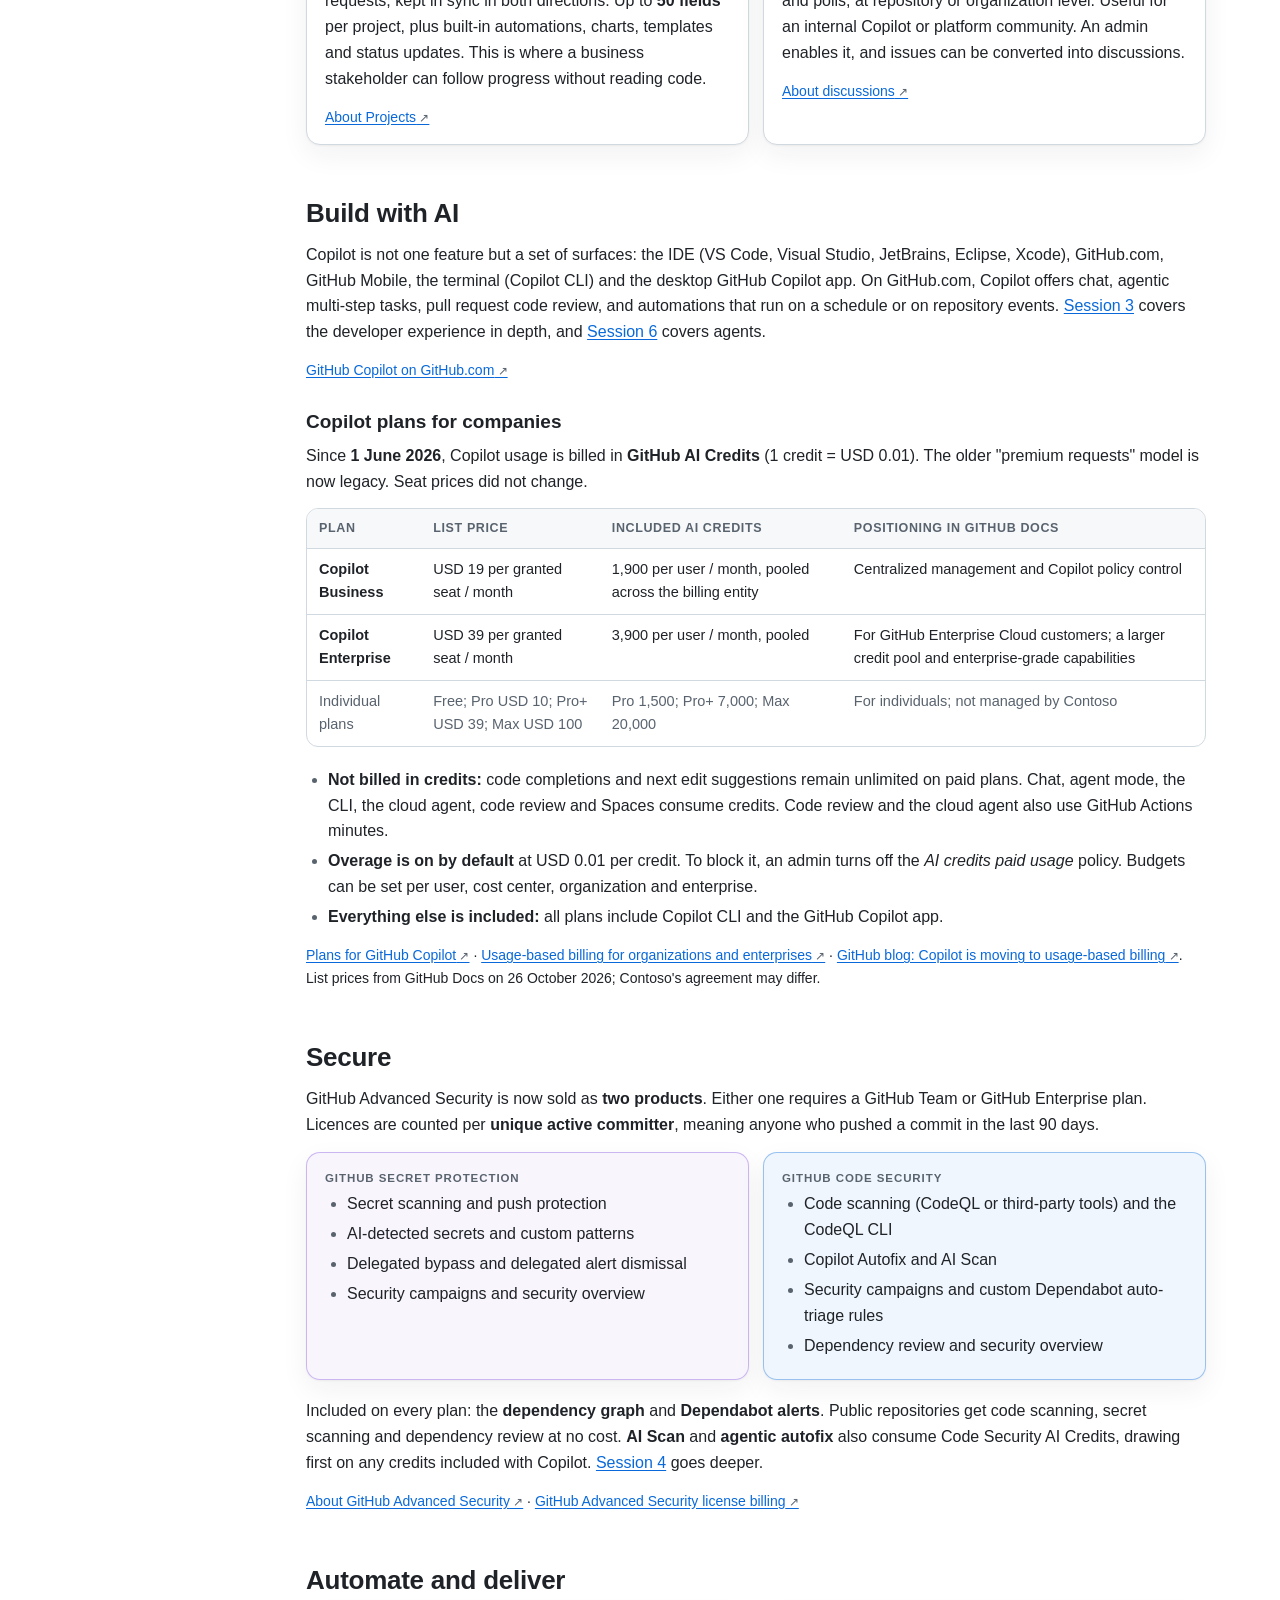
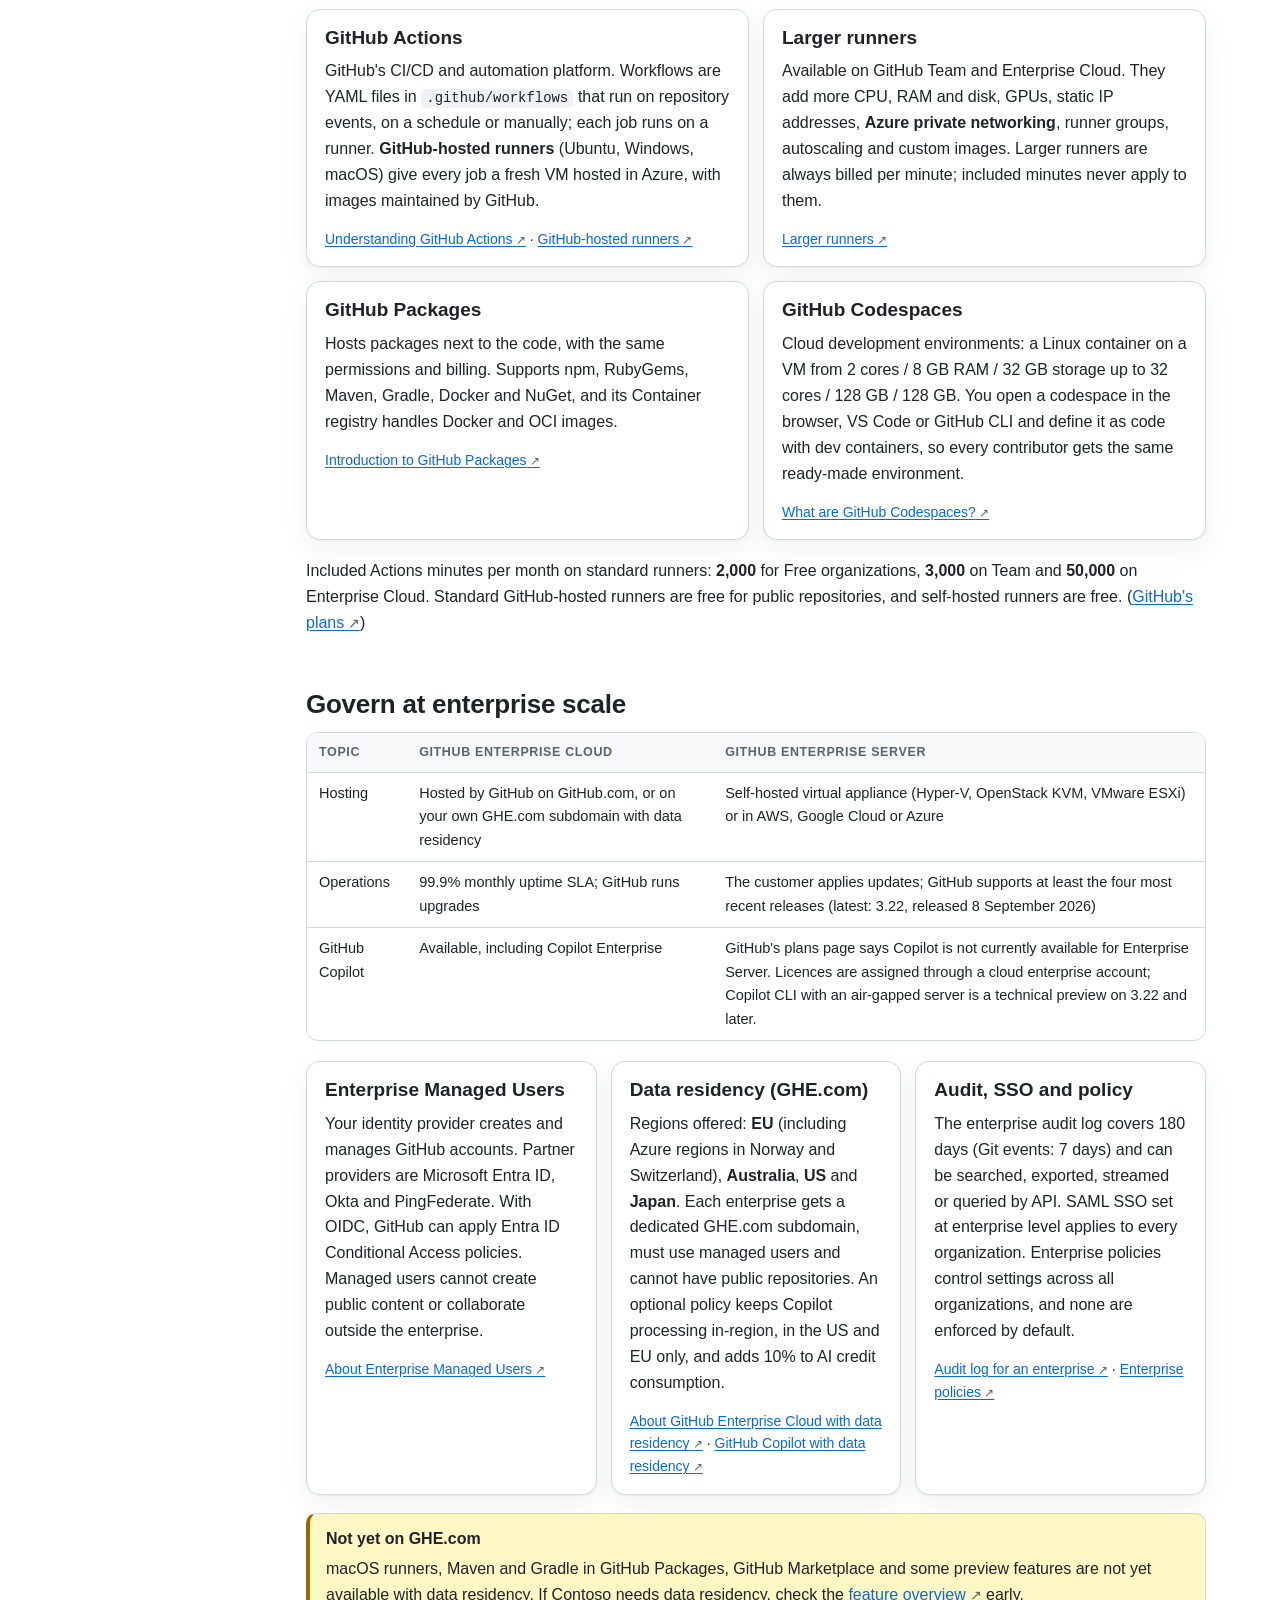
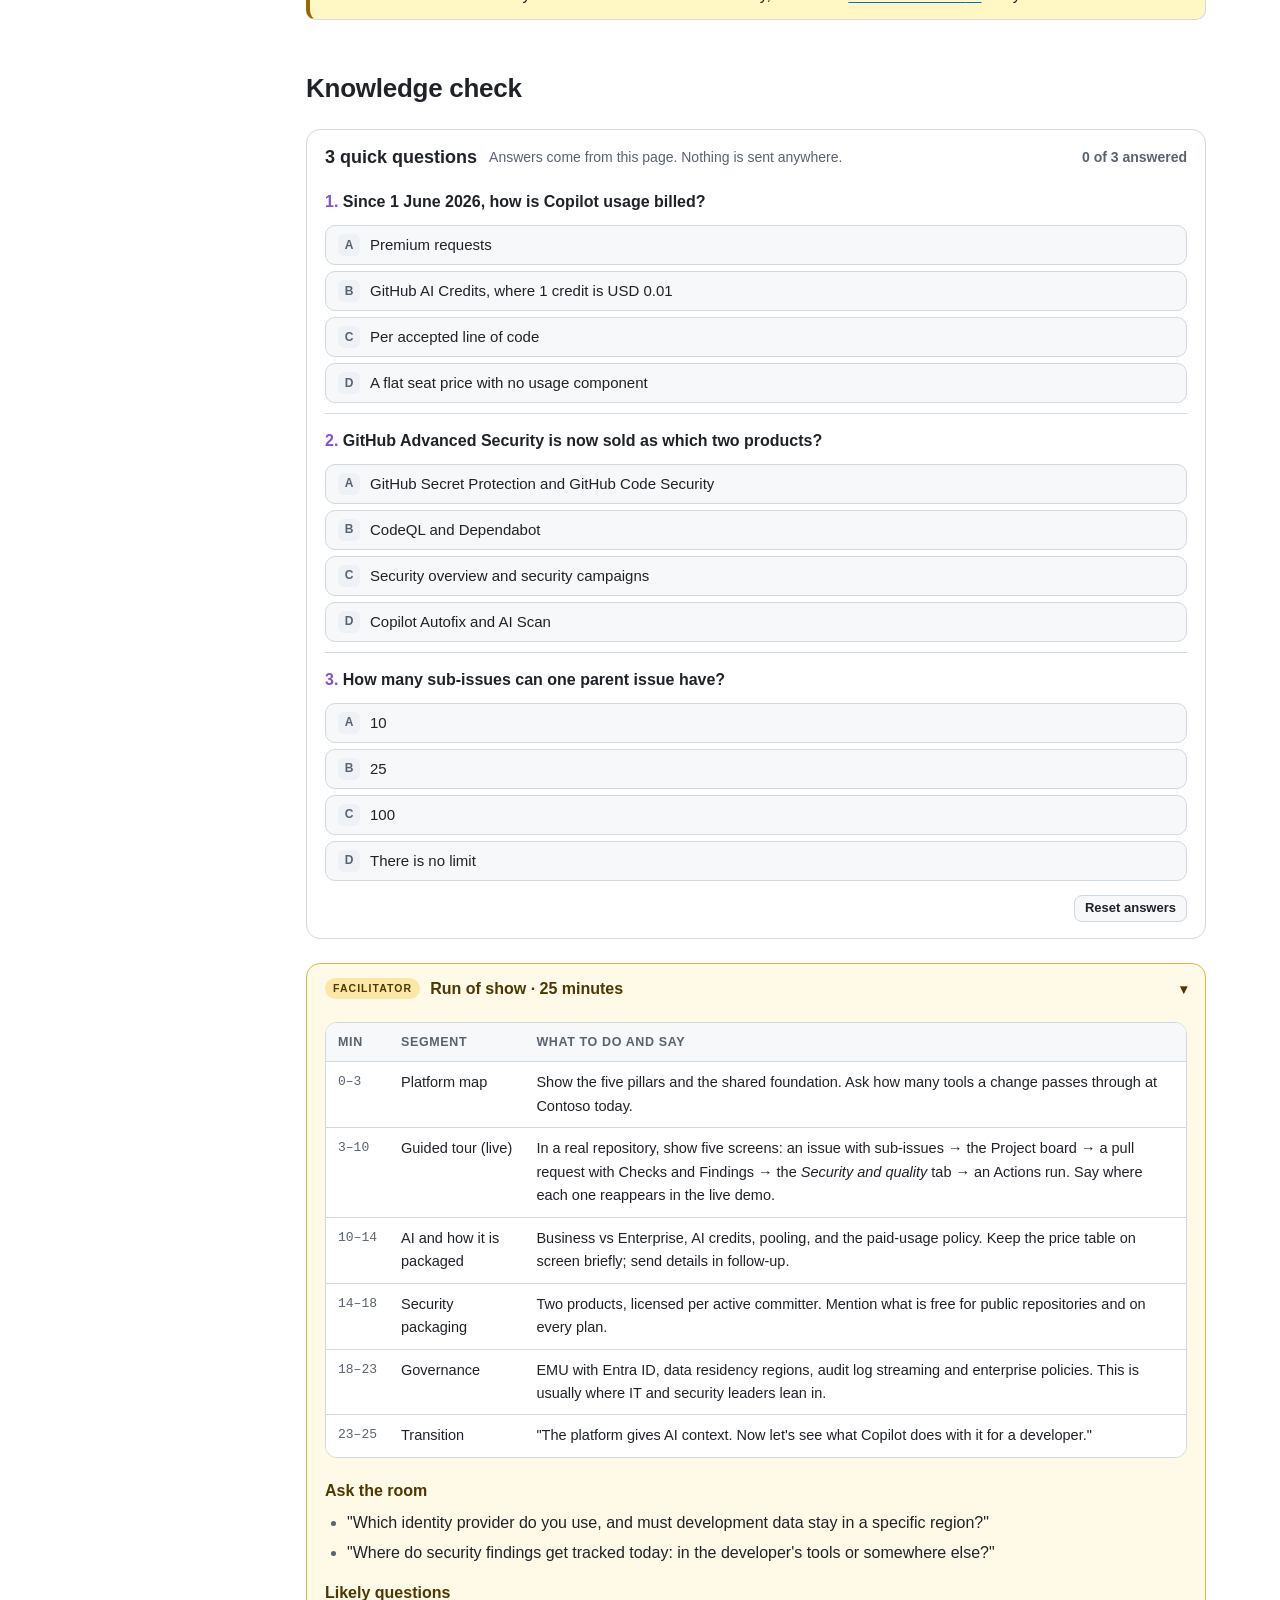
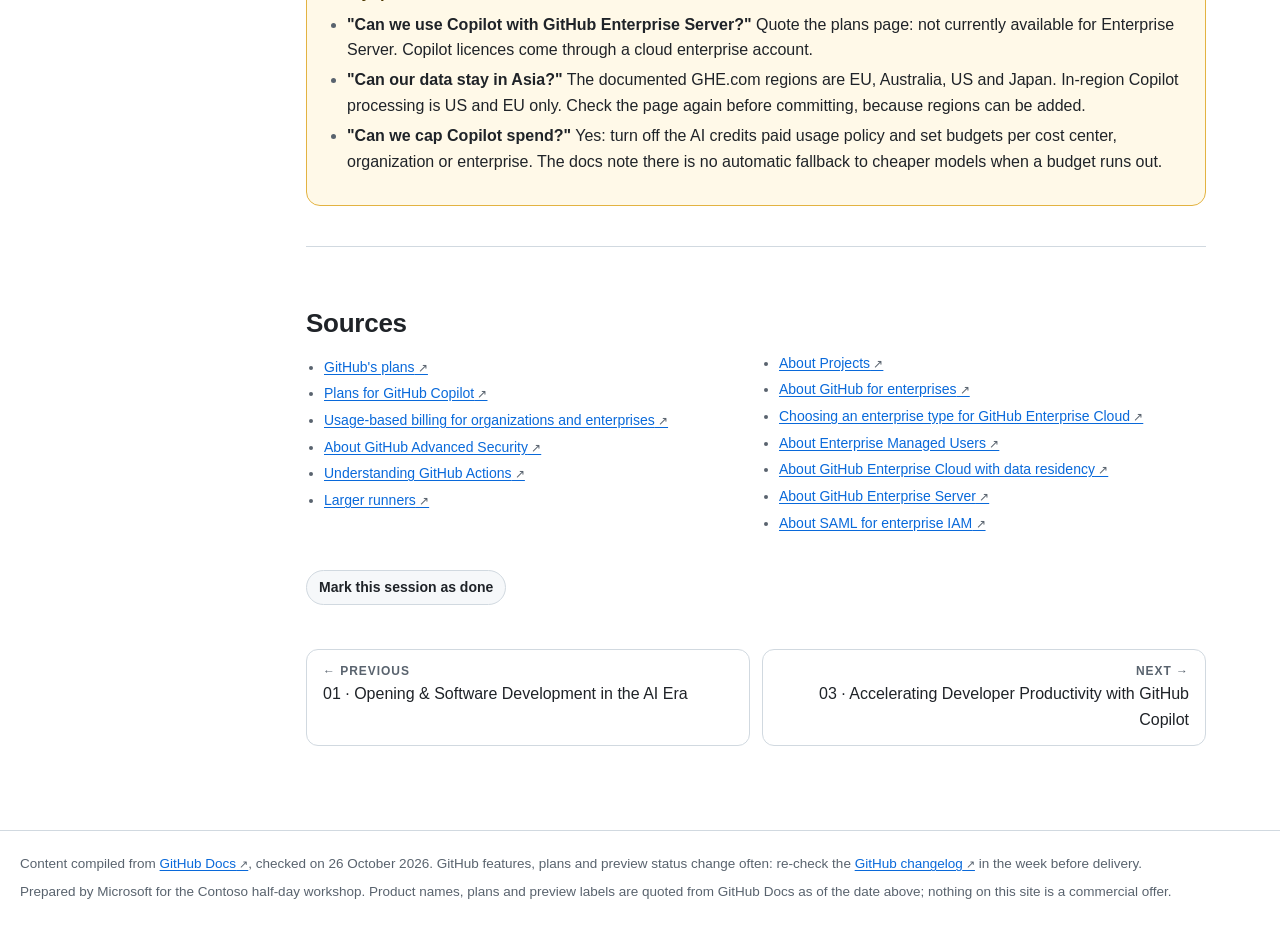
<file: 02-platform.html>
<!DOCTYPE html>
<html dir="ltr" lang="en"><head>
<meta charset="utf-8"/>
<meta content="width=device-width, initial-scale=1" name="viewport"/>
<meta content="light dark" name="color-scheme"/>
<title>02 · GitHub as an AI-Powered Developer Platform · Contoso × GitHub Workshop</title>
<meta content="Discover how GitHub brings together collaboration, AI-assisted development, security, and DevOps capabilities to support the complete software development lifecycle and help organizations deliver software more efficiently." name="description"/>
<link href="assets/site.css?v=3" rel="stylesheet"/>
<script>
(function(){var d=document.documentElement;d.classList.add('js');try{if(localStorage.getItem('contoso-ws-fac')==='off'){d.classList.add('fac-off');}}catch(e){}})();
</script>
<script defer="" src="assets/site.js?v=3"></script>
</head>
<body>
<a class="skip" href="#main">Skip to content</a>
<header class="topbar">
  <nav aria-label="Site" class="nav">
    <a class="brand" href="index.html"><span aria-hidden="true" class="brand-mark">C</span><span>Contoso × GitHub <small>· AI-Powered SDLC Workshop</small></span></a>
    <ul>
      <li><a href="index.html">Agenda</a></li>
      <li><a href="05-live-demo.html">Live demo</a></li>
      <li><a href="live-demo-guide.html">Live demo guide</a></li>
      <li><a href="videos.html">Demo videos</a></li>
      <li><a href="facilitator.html">Facilitator guide</a></li>
      <li><a href="resources.html">Resources</a></li>
      
    </ul>
    <button aria-pressed="true" class="fac-toggle" title="Show or hide the facilitator notes on every page" type="button"><span aria-hidden="true" class="dot"></span><span class="lbl">Facilitator notes: on</span></button>
  </nav>
</header>
<div class="layout">
  <aside aria-label="Workshop sessions" class="sidebar">
    <details open="">
      <summary>Workshop sessions</summary>
      <h2>Start here</h2>
      <ol>
        <li><a href="index.html"><span class="t">—</span><span>Overview &amp; agenda</span></a></li>
      </ol>
      <h2>Agenda · 13:00–16:30</h2>
      <ol>
        <li><a href="01-ai-era.html"><span class="t">13:00</span><span>Opening &amp; Software Development in the AI Era</span></a></li>
        <li><a aria-current="page" href="02-platform.html"><span class="t">13:15</span><span>GitHub as an AI-Powered Developer Platform</span></a></li>
        <li><a href="03-copilot.html"><span class="t">13:40</span><span>Accelerating Developer Productivity with GitHub Copilot</span></a></li>
        <li><a href="04-security.html"><span class="t">14:10</span><span>Building Security into the Developer Workflow</span></a></li>
        <li class="brk"><span class="t">14:35</span><span>Break</span></li>
        <li><a href="05-live-demo.html"><span class="t">14:45</span><span>Live Demo: From Business Requirement to Production</span></a></li>
        <li><a href="06-agentic.html"><span class="t">15:45</span><span>The Next Evolution: Agentic Software Development</span></a></li>
        <li><a href="07-next-steps.html"><span class="t">16:10</span><span>Discussion, Use Cases &amp; Next Steps</span></a></li>
        
      </ol>
      <h2>Run the workshop</h2>
      <ol>
        <li><a href="live-demo-guide.html"><span class="t">↳</span><span>Live demo guide, step by step</span></a></li>
        <li><a href="facilitator.html"><span class="t">↳</span><span>Facilitator guide &amp; preparation</span></a></li>
        <li><a href="resources.html"><span class="t">↳</span><span>Resources &amp; GitHub Docs</span></a></li>
        <li><a href="videos.html"><span class="t">↳</span><span>Demo videos</span></a></li>
      </ol>
    </details>
  </aside>
  <main id="main">
    <div class="content">
<div class="crumbs"><a href="index.html#agenda">Agenda</a> / Session 2</div><h1><span class="num">02</span> GitHub as an AI-Powered Developer Platform</h1><div class="chips"><span class="chip time">13:15–13:40</span><span class="chip">25 min</span><span class="chip talk">Talk + walkthrough</span></div><p class="lede">Discover how GitHub brings together collaboration, AI-assisted development, security, and DevOps capabilities to support the complete software development lifecycle and help organizations deliver software more efficiently.</p>

<div class="glance">
  <div class="card">
    <div class="k">Key message</div>
    <p class="keymsg">GitHub is one platform where planning, code, AI, security and delivery share the same repositories, identities and policies. Context flows between them for people and for AI.</p>
  </div>
  <div class="card soft">
    <div class="k">By the end of this session</div>
    <ul>
      <li>The room can name the five capability areas and what each one does</li>
      <li>Security, platform and IT leaders know the enterprise controls: identity, data residency, audit and policy</li>
      <li>Everyone understands how Copilot and GitHub Advanced Security are packaged today</li>
    </ul>
  </div>
</div>

<h2 id="the-platform-on-one-page">The platform on one page</h2>
<figure class="diagram">
  <div aria-label="GitHub platform: plan and collaborate, build with AI, secure, automate and deliver, govern, on a shared foundation" class="pillars" role="img">
    <div class="pillar"><h4>Plan &amp; collaborate</h4><ul><li>Issues, sub-issues, issue types</li><li>GitHub Projects</li><li>Pull requests &amp; reviews</li><li>Discussions</li></ul></div>
    <div class="pillar ai"><h4>Build with AI</h4><ul><li>Copilot in the IDE, CLI, app and GitHub.com</li><li>Copilot code review</li><li>Copilot cloud agent</li><li>Copilot Spaces</li></ul></div>
    <div class="pillar"><h4>Secure</h4><ul><li>GitHub Secret Protection</li><li>GitHub Code Security</li><li>Dependabot &amp; dependency graph</li><li>Security overview</li></ul></div>
    <div class="pillar"><h4>Automate &amp; deliver</h4><ul><li>GitHub Actions &amp; runners</li><li>Environments &amp; deployments</li><li>GitHub Packages</li><li>Codespaces</li></ul></div>
    <div class="pillar"><h4>Govern</h4><ul><li>Enterprise Cloud / Server</li><li>Enterprise Managed Users</li><li>Policies, rulesets, audit log</li><li>Data residency (GHE.com)</li></ul></div>
    <div class="foundation"><strong>Shared foundation:</strong> Git repositories, one identity and permission model, and an event stream that every capability (and every agent) can act on</div>
  </div>
  <figcaption>This map is the agenda for the next 20 minutes, and every box appears again in the live demo after the break.</figcaption>
</figure>

<h2 id="plan-and-collaborate">Plan and collaborate</h2>
<div class="grid g2">
  <div class="card">
    <h3>Repositories and pull requests</h3>
    <p>A repository holds code, files and their full revision history. It can be public or private. Organizations owned by an enterprise on GitHub Enterprise Cloud can also use <strong>internal</strong> visibility for inner source. A pull request proposes a change. Its tabs include <em>Checks</em> and a <em>Findings</em> tab that collects automated review results such as code scanning alerts.</p>
    <p class="small"><a class="ext" href="https://docs.github.com/en/repositories/creating-and-managing-repositories/about-repositories">About repositories</a> · <a class="ext" href="https://docs.github.com/en/pull-requests/reference/pull-requests">Pull requests</a></p>
  </div>
  <div class="card">
    <h3>Issues, sub-issues and issue types</h3>
    <p>Issues track bugs, features and tasks, with "blocked by / blocking" dependencies. A parent issue can have up to <strong>100 sub-issues</strong>, nested up to <strong>eight levels</strong> deep. Organizations define up to <strong>25 issue types</strong>; the defaults are task, bug and feature.</p>
    <p class="small"><a class="ext" href="https://docs.github.com/en/issues/tracking-your-work-with-issues/learning-about-issues/about-issues">About issues</a> · <a class="ext" href="https://docs.github.com/en/issues/tracking-your-work-with-issues/using-issues/adding-sub-issues">Adding sub-issues</a> · <a class="ext" href="https://docs.github.com/en/issues/tracking-your-work-with-issues/using-issues/managing-issue-types-in-an-organization">Managing issue types in an organization</a></p>
  </div>
  <div class="card">
    <h3>GitHub Projects</h3>
    <p>Table, board and roadmap views over issues and pull requests, kept in sync in both directions. Up to <strong>50 fields</strong> per project, plus built-in automations, charts, templates and status updates. This is where a business stakeholder can follow progress without reading code.</p>
    <p class="small"><a class="ext" href="https://docs.github.com/en/issues/planning-and-tracking-with-projects/learning-about-projects/about-projects">About Projects</a></p>
  </div>
  <div class="card">
    <h3>Discussions</h3>
    <p>A forum for announcements, Q&amp;A with marked answers, and polls, at repository or organization level. Useful for an internal Copilot or platform community. An admin enables it, and issues can be converted into discussions.</p>
    <p class="small"><a class="ext" href="https://docs.github.com/en/discussions/collaborating-with-your-community-using-discussions/about-discussions">About discussions</a></p>
  </div>
</div>

<h2 id="build-with-ai">Build with AI</h2>
<p>Copilot is not one feature but a set of surfaces: the IDE (VS Code, Visual Studio, JetBrains, Eclipse, Xcode), GitHub.com, GitHub Mobile, the terminal (Copilot CLI) and the desktop GitHub Copilot app. On GitHub.com, Copilot offers chat, agentic multi-step tasks, pull request code review, and automations that run on a schedule or on repository events. <a href="03-copilot.html">Session 3</a> covers the developer experience in depth, and <a href="06-agentic.html">Session 6</a> covers agents.</p>
<p class="small"><a class="ext" href="https://docs.github.com/en/copilot/concepts/copilot-surfaces/copilot-on-github">GitHub Copilot on GitHub.com</a></p>

<h3>Copilot plans for companies</h3>
<p>Since <strong>1 June 2026</strong>, Copilot usage is billed in <strong>GitHub AI Credits</strong> (1 credit = USD 0.01). The older "premium requests" model is now legacy. Seat prices did not change.</p>
<div class="tablewrap"><table>
  <thead><tr><th>Plan</th><th>List price</th><th>Included AI credits</th><th>Positioning in GitHub Docs</th></tr></thead>
  <tbody>
    <tr><td><strong>Copilot Business</strong></td><td>USD 19 per granted seat / month</td><td>1,900 per user / month, pooled across the billing entity</td><td>Centralized management and Copilot policy control</td></tr>
    <tr><td><strong>Copilot Enterprise</strong></td><td>USD 39 per granted seat / month</td><td>3,900 per user / month, pooled</td><td>For GitHub Enterprise Cloud customers; a larger credit pool and enterprise-grade capabilities</td></tr>
    <tr><td class="muted">Individual plans</td><td class="muted">Free; Pro USD 10; Pro+ USD 39; Max USD 100</td><td class="muted">Pro 1,500; Pro+ 7,000; Max 20,000</td><td class="muted">For individuals; not managed by Contoso</td></tr>
  </tbody>
</table></div>
<ul>
  <li><strong>Not billed in credits:</strong> code completions and next edit suggestions remain unlimited on paid plans. Chat, agent mode, the CLI, the cloud agent, code review and Spaces consume credits. Code review and the cloud agent also use GitHub Actions minutes.</li>
  <li><strong>Overage is on by default</strong> at USD 0.01 per credit. To block it, an admin turns off the <em>AI credits paid usage</em> policy. Budgets can be set per user, cost center, organization and enterprise.</li>
  <li><strong>Everything else is included:</strong> all plans include Copilot CLI and the GitHub Copilot app.</li>
</ul>
<p class="small"><a class="ext" href="https://docs.github.com/en/copilot/get-started/plans">Plans for GitHub Copilot</a> · <a class="ext" href="https://docs.github.com/en/copilot/concepts/billing-and-usage/organizations-and-enterprises/billing">Usage-based billing for organizations and enterprises</a> · <a class="ext" href="https://github.blog/news-insights/company-news/github-copilot-is-moving-to-usage-based-billing/">GitHub blog: Copilot is moving to usage-based billing</a>. List prices from GitHub Docs on 26 October 2026; Contoso's agreement may differ.</p>

<h2 id="secure">Secure</h2>
<p>GitHub Advanced Security is now sold as <strong>two products</strong>. Either one requires a GitHub Team or GitHub Enterprise plan. Licences are counted per <strong>unique active committer</strong>, meaning anyone who pushed a commit in the last 90 days.</p>
<div class="grid g2">
  <div class="card accent">
    <div class="k">GitHub Secret Protection</div>
    <ul>
      <li>Secret scanning and push protection</li>
      <li>AI-detected secrets and custom patterns</li>
      <li>Delegated bypass and delegated alert dismissal</li>
      <li>Security campaigns and security overview</li>
    </ul>
  </div>
  <div class="card blue">
    <div class="k">GitHub Code Security</div>
    <ul>
      <li>Code scanning (CodeQL or third-party tools) and the CodeQL CLI</li>
      <li>Copilot Autofix and AI Scan</li>
      <li>Security campaigns and custom Dependabot auto-triage rules</li>
      <li>Dependency review and security overview</li>
    </ul>
  </div>
</div>
<p>Included on every plan: the <strong>dependency graph</strong> and <strong>Dependabot alerts</strong>. Public repositories get code scanning, secret scanning and dependency review at no cost. <strong>AI Scan</strong> and <strong>agentic autofix</strong> also consume Code Security AI Credits, drawing first on any credits included with Copilot. <a href="04-security.html">Session 4</a> goes deeper.</p>
<p class="small"><a class="ext" href="https://docs.github.com/en/get-started/learning-about-github/about-github-advanced-security">About GitHub Advanced Security</a> · <a class="ext" href="https://docs.github.com/en/billing/concepts/product-billing/github-advanced-security">GitHub Advanced Security license billing</a></p>

<h2 id="automate-and-deliver">Automate and deliver</h2>
<div class="grid g2">
  <div class="card">
    <h3>GitHub Actions</h3>
    <p>GitHub's CI/CD and automation platform. Workflows are YAML files in <code>.github/workflows</code> that run on repository events, on a schedule or manually; each job runs on a runner. <strong>GitHub-hosted runners</strong> (Ubuntu, Windows, macOS) give every job a fresh VM hosted in Azure, with images maintained by GitHub.</p>
    <p class="small"><a class="ext" href="https://docs.github.com/en/actions/get-started/understand-github-actions">Understanding GitHub Actions</a> · <a class="ext" href="https://docs.github.com/en/actions/concepts/runners/github-hosted-runners">GitHub-hosted runners</a></p>
  </div>
  <div class="card">
    <h3>Larger runners</h3>
    <p>Available on GitHub Team and Enterprise Cloud. They add more CPU, RAM and disk, GPUs, static IP addresses, <strong>Azure private networking</strong>, runner groups, autoscaling and custom images. Larger runners are always billed per minute; included minutes never apply to them.</p>
    <p class="small"><a class="ext" href="https://docs.github.com/en/actions/concepts/runners/larger-runners">Larger runners</a></p>
  </div>
  <div class="card">
    <h3>GitHub Packages</h3>
    <p>Hosts packages next to the code, with the same permissions and billing. Supports npm, RubyGems, Maven, Gradle, Docker and NuGet, and its Container registry handles Docker and OCI images.</p>
    <p class="small"><a class="ext" href="https://docs.github.com/en/packages/learn-github-packages/introduction-to-github-packages">Introduction to GitHub Packages</a></p>
  </div>
  <div class="card">
    <h3>GitHub Codespaces</h3>
    <p>Cloud development environments: a Linux container on a VM from 2 cores / 8 GB RAM / 32 GB storage up to 32 cores / 128 GB / 128 GB. You open a codespace in the browser, VS Code or GitHub CLI and define it as code with dev containers, so every contributor gets the same ready-made environment.</p>
    <p class="small"><a class="ext" href="https://docs.github.com/en/codespaces/about-codespaces/what-are-codespaces">What are GitHub Codespaces?</a></p>
  </div>
</div>
<p>Included Actions minutes per month on standard runners: <strong>2,000</strong> for Free organizations, <strong>3,000</strong> on Team and <strong>50,000</strong> on Enterprise Cloud. Standard GitHub-hosted runners are free for public repositories, and self-hosted runners are free. (<a class="ext" href="https://docs.github.com/en/get-started/learning-about-github/githubs-plans">GitHub's plans</a>)</p>

<h2 id="govern-at-enterprise-scale">Govern at enterprise scale</h2>
<div class="tablewrap"><table>
  <thead><tr><th>Topic</th><th>GitHub Enterprise Cloud</th><th>GitHub Enterprise Server</th></tr></thead>
  <tbody>
    <tr><td>Hosting</td><td>Hosted by GitHub on GitHub.com, or on your own GHE.com subdomain with data residency</td><td>Self-hosted virtual appliance (Hyper-V, OpenStack KVM, VMware ESXi) or in AWS, Google Cloud or Azure</td></tr>
    <tr><td>Operations</td><td>99.9% monthly uptime SLA; GitHub runs upgrades</td><td>The customer applies updates; GitHub supports at least the four most recent releases (latest: 3.22, released 8 September 2026)</td></tr>
    <tr><td>GitHub Copilot</td><td>Available, including Copilot Enterprise</td><td>GitHub's plans page says Copilot is not currently available for Enterprise Server. Licences are assigned through a cloud enterprise account; Copilot CLI with an air-gapped server is a technical preview on 3.22 and later.</td></tr>
  </tbody>
</table></div>
<div class="grid g3">
  <div class="card">
    <h3>Enterprise Managed Users</h3>
    <p>Your identity provider creates and manages GitHub accounts. Partner providers are Microsoft Entra ID, Okta and PingFederate. With OIDC, GitHub can apply Entra ID Conditional Access policies. Managed users cannot create public content or collaborate outside the enterprise.</p>
    <p class="small"><a class="ext" href="https://docs.github.com/en/enterprise-cloud@latest/admin/concepts/identity-and-access-management/enterprise-managed-users">About Enterprise Managed Users</a></p>
  </div>
  <div class="card">
    <h3>Data residency (GHE.com)</h3>
    <p>Regions offered: <strong>EU</strong> (including Azure regions in Norway and Switzerland), <strong>Australia</strong>, <strong>US</strong> and <strong>Japan</strong>. Each enterprise gets a dedicated GHE.com subdomain, must use managed users and cannot have public repositories. An optional policy keeps Copilot processing in-region, in the US and EU only, and adds 10% to AI credit consumption.</p>
    <p class="small"><a class="ext" href="https://docs.github.com/en/enterprise-cloud@latest/admin/data-residency/about-github-enterprise-cloud-with-data-residency">About GitHub Enterprise Cloud with data residency</a> · <a class="ext" href="https://docs.github.com/en/enterprise-cloud@latest/admin/data-residency/github-copilot-with-data-residency">GitHub Copilot with data residency</a></p>
  </div>
  <div class="card">
    <h3>Audit, SSO and policy</h3>
    <p>The enterprise audit log covers 180 days (Git events: 7 days) and can be searched, exported, streamed or queried by API. SAML SSO set at enterprise level applies to every organization. Enterprise policies control settings across all organizations, and none are enforced by default.</p>
    <p class="small"><a class="ext" href="https://docs.github.com/en/enterprise-cloud@latest/admin/concepts/security-and-compliance/audit-log-for-an-enterprise">Audit log for an enterprise</a> · <a class="ext" href="https://docs.github.com/en/enterprise-cloud@latest/admin/concepts/security-and-compliance/enterprise-policies">Enterprise policies</a></p>
  </div>
</div>
<div class="callout warn">
  <span class="h">Not yet on GHE.com</span>
  <p>macOS runners, Maven and Gradle in GitHub Packages, GitHub Marketplace and some preview features are not yet available with data residency. If Contoso needs data residency, check the <a class="ext" href="https://docs.github.com/en/enterprise-cloud@latest/admin/data-residency/feature-overview-for-github-enterprise-cloud-with-data-residency">feature overview</a> early.</p>
</div>

<h2 id="knowledge-check">Knowledge check</h2><section aria-label="Knowledge check" class="quiz" data-quiz="s2"><div class="qz-head"><h3>3 quick questions</h3><span class="small muted">Answers come from this page. Nothing is sent anywhere.</span><span aria-live="polite" class="qz-score"></span></div><ol class="qs"><li class="q" data-a="1" data-n="0"><p>Since 1 June 2026, how is Copilot usage billed?</p><div class="opts"><button type="button"><span class="k">A</span><span>Premium requests</span></button><button type="button"><span class="k">B</span><span>GitHub AI Credits, where 1 credit is USD 0.01</span></button><button type="button"><span class="k">C</span><span>Per accepted line of code</span></button><button type="button"><span class="k">D</span><span>A flat seat price with no usage component</span></button></div><div aria-live="polite" class="why"><b></b>Usage is billed in GitHub AI Credits. The older premium requests model is now legacy, and seat prices did not change.</div></li><li class="q" data-a="0" data-n="1"><p>GitHub Advanced Security is now sold as which two products?</p><div class="opts"><button type="button"><span class="k">A</span><span>GitHub Secret Protection and GitHub Code Security</span></button><button type="button"><span class="k">B</span><span>CodeQL and Dependabot</span></button><button type="button"><span class="k">C</span><span>Security overview and security campaigns</span></button><button type="button"><span class="k">D</span><span>Copilot Autofix and AI Scan</span></button></div><div aria-live="polite" class="why"><b></b>Secret Protection covers secret scanning and push protection. Code Security covers code scanning with CodeQL, Copilot Autofix and dependency review. Session 4 goes into both.</div></li><li class="q" data-a="2" data-n="2"><p>How many sub-issues can one parent issue have?</p><div class="opts"><button type="button"><span class="k">A</span><span>10</span></button><button type="button"><span class="k">B</span><span>25</span></button><button type="button"><span class="k">C</span><span>100</span></button><button type="button"><span class="k">D</span><span>There is no limit</span></button></div><div aria-live="polite" class="why"><b></b>A parent issue can have up to 100 sub-issues, nested up to eight levels deep. Separately, an organization can define up to 25 issue types.</div></li></ol><div class="qz-foot"><button class="ibtn sm" data-reset="" type="button">Reset answers</button></div></section>

<details class="facilitator" open="">
  <summary>Run of show · 25 minutes</summary>
  <div class="fbody">
    <div class="tablewrap"><table>
      <thead><tr><th>Min</th><th>Segment</th><th>What to do and say</th></tr></thead>
      <tbody>
        <tr><td class="t">0–3</td><td>Platform map</td><td>Show the five pillars and the shared foundation. Ask how many tools a change passes through at Contoso today.</td></tr>
        <tr><td class="t">3–10</td><td>Guided tour (live)</td><td>In a real repository, show five screens: an issue with sub-issues → the Project board → a pull request with Checks and Findings → the <em>Security and quality</em> tab → an Actions run. Say where each one reappears in the live demo.</td></tr>
        <tr><td class="t">10–14</td><td>AI and how it is packaged</td><td>Business vs Enterprise, AI credits, pooling, and the paid-usage policy. Keep the price table on screen briefly; send details in follow-up.</td></tr>
        <tr><td class="t">14–18</td><td>Security packaging</td><td>Two products, licensed per active committer. Mention what is free for public repositories and on every plan.</td></tr>
        <tr><td class="t">18–23</td><td>Governance</td><td>EMU with Entra ID, data residency regions, audit log streaming and enterprise policies. This is usually where IT and security leaders lean in.</td></tr>
        <tr><td class="t">23–25</td><td>Transition</td><td>"The platform gives AI context. Now let's see what Copilot does with it for a developer."</td></tr>
      </tbody>
    </table></div>
    <h4>Ask the room</h4>
    <ul>
      <li>"Which identity provider do you use, and must development data stay in a specific region?"</li>
      <li>"Where do security findings get tracked today: in the developer's tools or somewhere else?"</li>
    </ul>
    <h4>Likely questions</h4>
    <ul>
      <li><strong>"Can we use Copilot with GitHub Enterprise Server?"</strong> Quote the plans page: not currently available for Enterprise Server. Copilot licences come through a cloud enterprise account.</li>
      <li><strong>"Can our data stay in Asia?"</strong> The documented GHE.com regions are EU, Australia, US and Japan. In-region Copilot processing is US and EU only. Check the page again before committing, because regions can be added.</li>
      <li><strong>"Can we cap Copilot spend?"</strong> Yes: turn off the AI credits paid usage policy and set budgets per cost center, organization or enterprise. The docs note there is no automatic fallback to cheaper models when a budget runs out.</li>
    </ul>
  </div>
</details>

<section aria-label="Sources" class="sources">
  <h2 class="notoc" id="sources">Sources</h2>
  <ul>
    <li><a class="ext" href="https://docs.github.com/en/get-started/learning-about-github/githubs-plans">GitHub's plans</a></li>
    <li><a class="ext" href="https://docs.github.com/en/copilot/get-started/plans">Plans for GitHub Copilot</a></li>
    <li><a class="ext" href="https://docs.github.com/en/copilot/concepts/billing-and-usage/organizations-and-enterprises/billing">Usage-based billing for organizations and enterprises</a></li>
    <li><a class="ext" href="https://docs.github.com/en/get-started/learning-about-github/about-github-advanced-security">About GitHub Advanced Security</a></li>
    <li><a class="ext" href="https://docs.github.com/en/actions/get-started/understand-github-actions">Understanding GitHub Actions</a></li>
    <li><a class="ext" href="https://docs.github.com/en/actions/concepts/runners/larger-runners">Larger runners</a></li>
    <li><a class="ext" href="https://docs.github.com/en/issues/planning-and-tracking-with-projects/learning-about-projects/about-projects">About Projects</a></li>
    <li><a class="ext" href="https://docs.github.com/en/enterprise-cloud@latest/admin/overview/about-github-for-enterprises">About GitHub for enterprises</a></li>
    <li><a class="ext" href="https://docs.github.com/en/enterprise-cloud@latest/admin/concepts/enterprise-fundamentals/choose-an-enterprise-type">Choosing an enterprise type for GitHub Enterprise Cloud</a></li>
    <li><a class="ext" href="https://docs.github.com/en/enterprise-cloud@latest/admin/concepts/identity-and-access-management/enterprise-managed-users">About Enterprise Managed Users</a></li>
    <li><a class="ext" href="https://docs.github.com/en/enterprise-cloud@latest/admin/data-residency/about-github-enterprise-cloud-with-data-residency">About GitHub Enterprise Cloud with data residency</a></li>
    <li><a class="ext" href="https://docs.github.com/en/enterprise-server@latest/admin/overview/about-github-enterprise-server">About GitHub Enterprise Server</a></li>
    <li><a class="ext" href="https://docs.github.com/en/enterprise-cloud@latest/admin/managing-iam/understanding-iam-for-enterprises/about-saml-for-enterprise-iam">About SAML for enterprise IAM</a></li>
  </ul>
</section>
<div class="mark-row"><button aria-pressed="false" class="mark-done" data-file="02-platform.html" type="button">Mark this session as done</button></div><nav aria-label="Previous and next" class="pager"><a class="prev" href="01-ai-era.html"><span class="d">← Previous</span>01 · Opening &amp; Software Development in the AI Era</a><a class="next" href="03-copilot.html"><span class="d">Next →</span>03 · Accelerating Developer Productivity with GitHub Copilot</a></nav>
    </div>
  </main>
  <nav aria-label="On this page" class="toc"><h2>On this page</h2><ol><li><a href="#the-platform-on-one-page">The platform on one page</a></li><li><a href="#plan-and-collaborate">Plan and collaborate</a></li><li><a href="#build-with-ai">Build with AI</a></li><li><a href="#secure">Secure</a></li><li><a href="#automate-and-deliver">Automate and deliver</a></li><li><a href="#govern-at-enterprise-scale">Govern at enterprise scale</a></li><li><a href="#knowledge-check">Knowledge check</a></li></ol></nav>
</div>
<div aria-label="Facilitator session timer" class="stimer" data-mins="25" data-sid="s2" role="group"><span class="lb">Timer</span><span class="tv" role="timer">25:00</span><span aria-hidden="true" class="bar"><i></i></span><button data-act="go" type="button">Start</button><button aria-label="Reset the session timer" data-act="reset" type="button">Reset</button></div>
<footer class="site">
  <div class="inner">
    <div>Content compiled from <a class="ext" href="https://docs.github.com/en">GitHub Docs</a>, checked on 26 October 2026. GitHub features, plans and preview status change often: re-check the <a class="ext" href="https://github.blog/changelog/">GitHub changelog</a> in the week before delivery.</div>
    <div>Prepared by Microsoft for the Contoso half-day workshop. Product names, plans and preview labels are quoted from GitHub Docs as of the date above; nothing on this site is a commercial offer.</div>
  </div>
</footer>

</body></html>
</file>
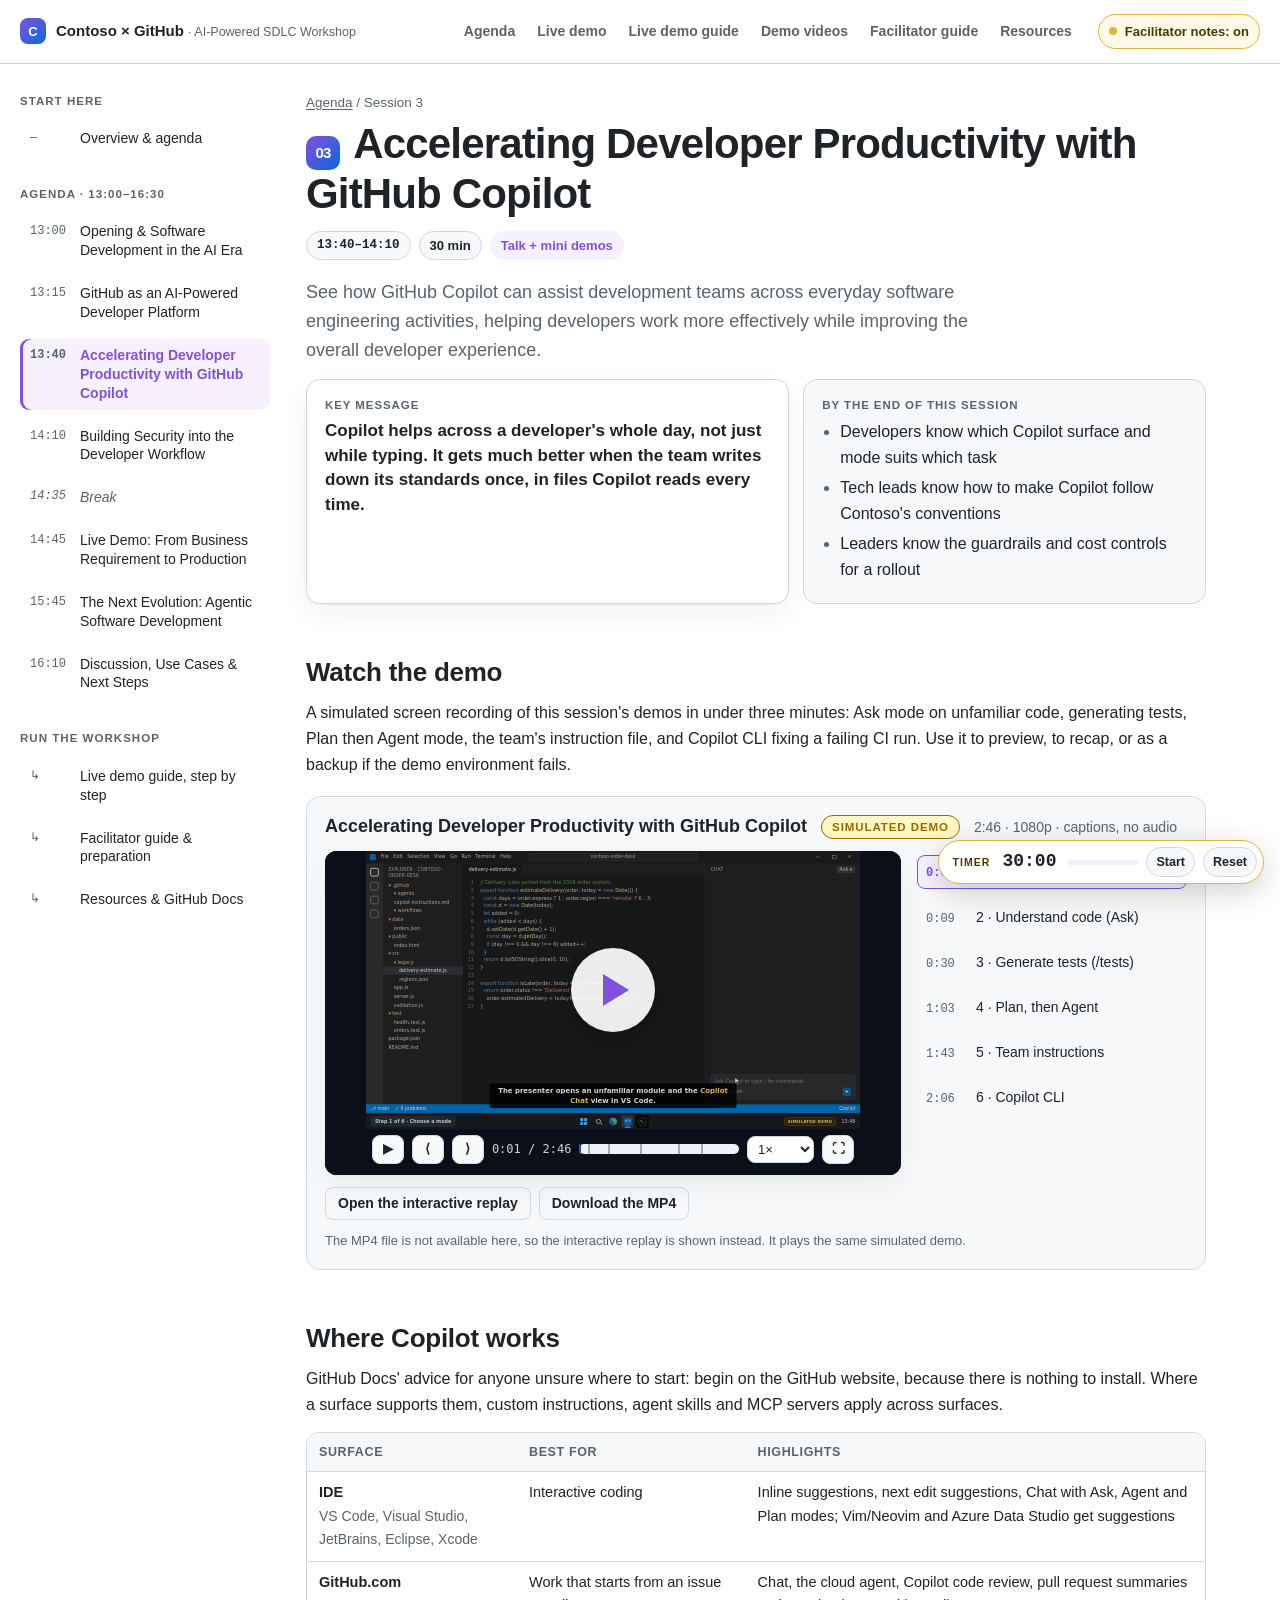
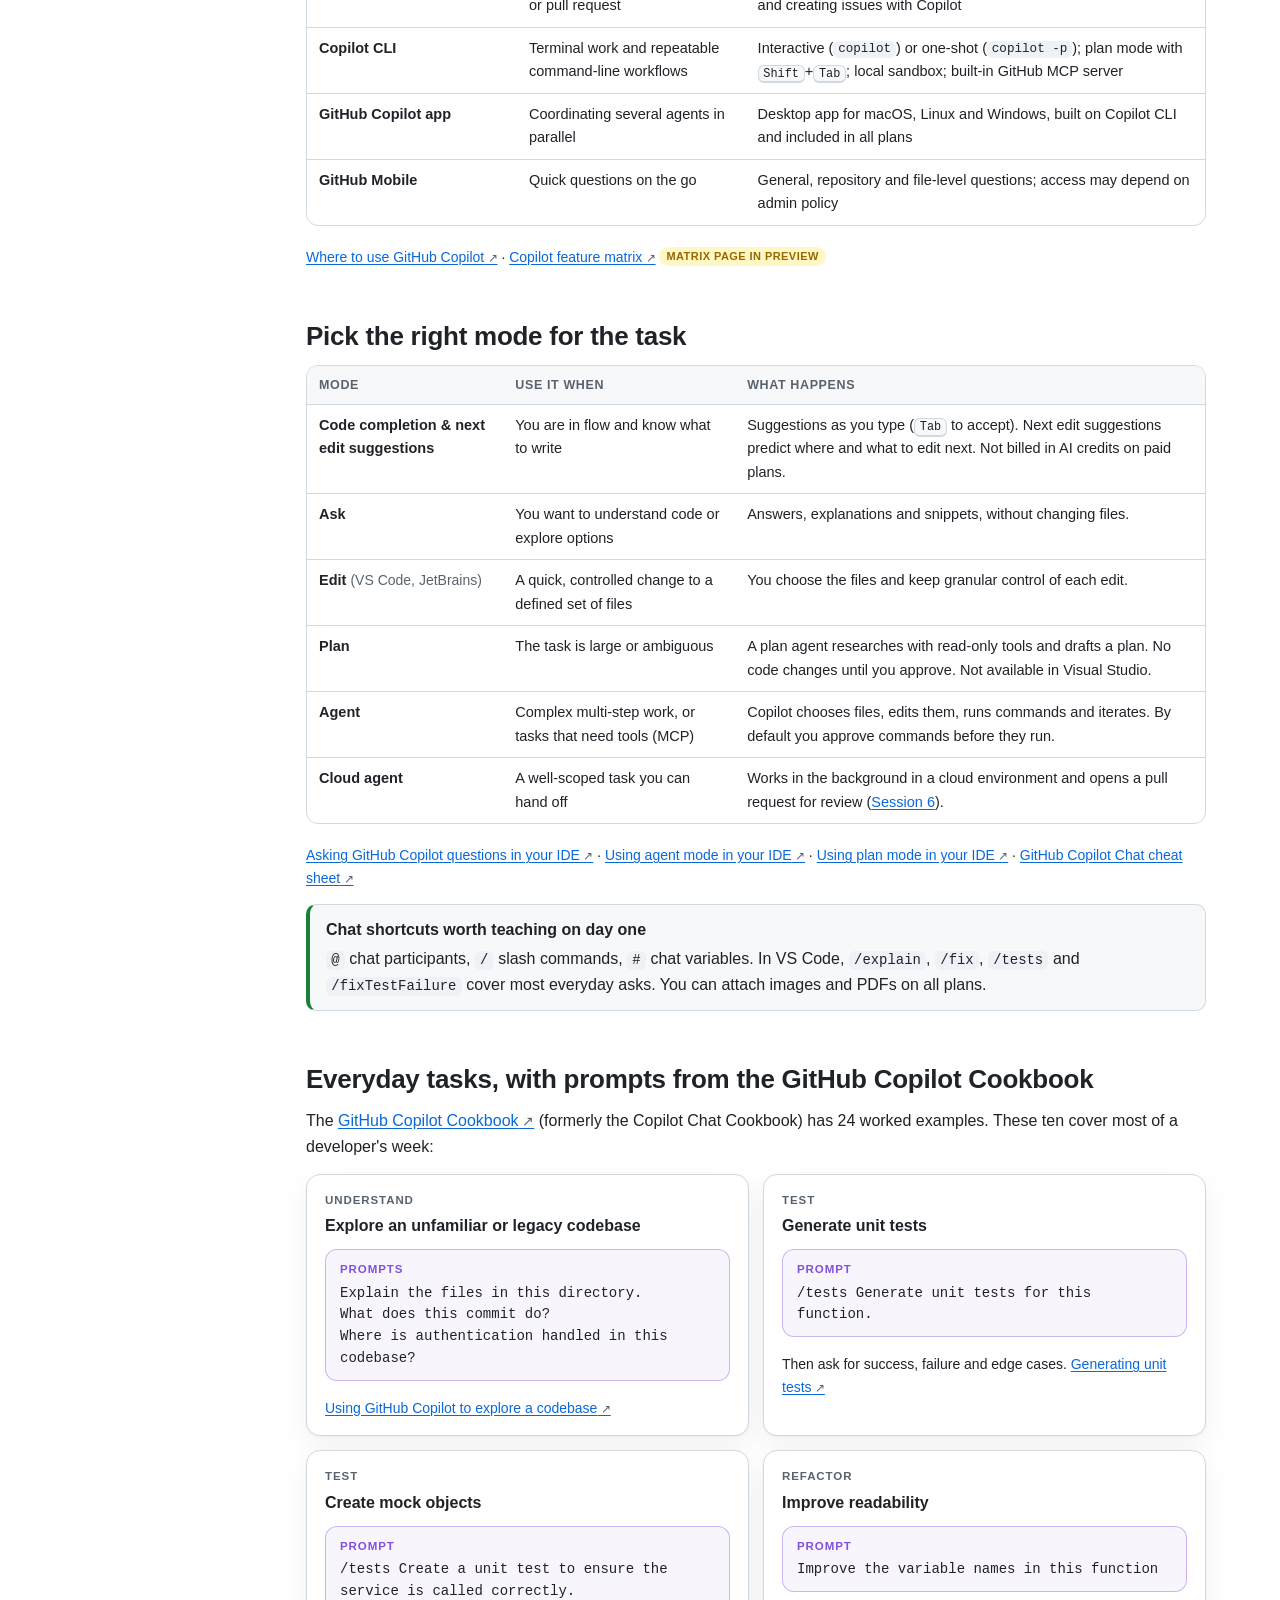
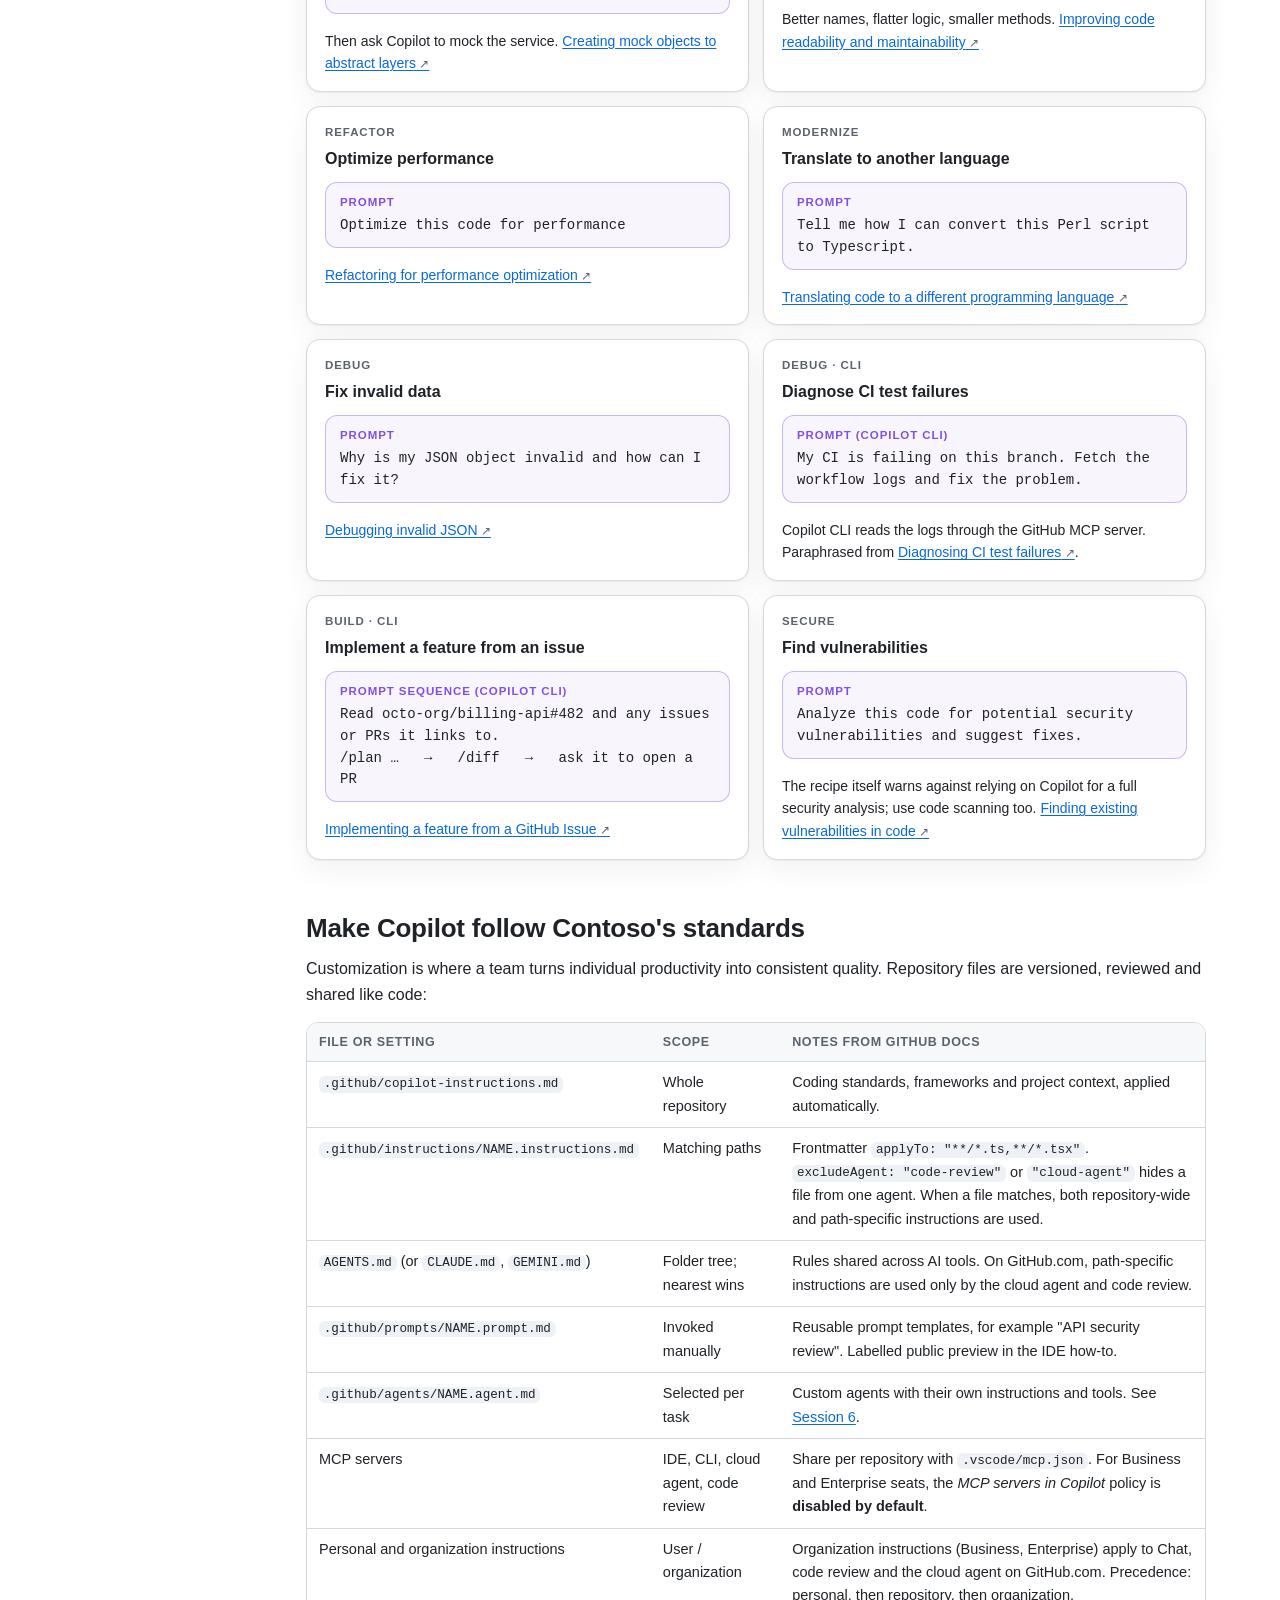
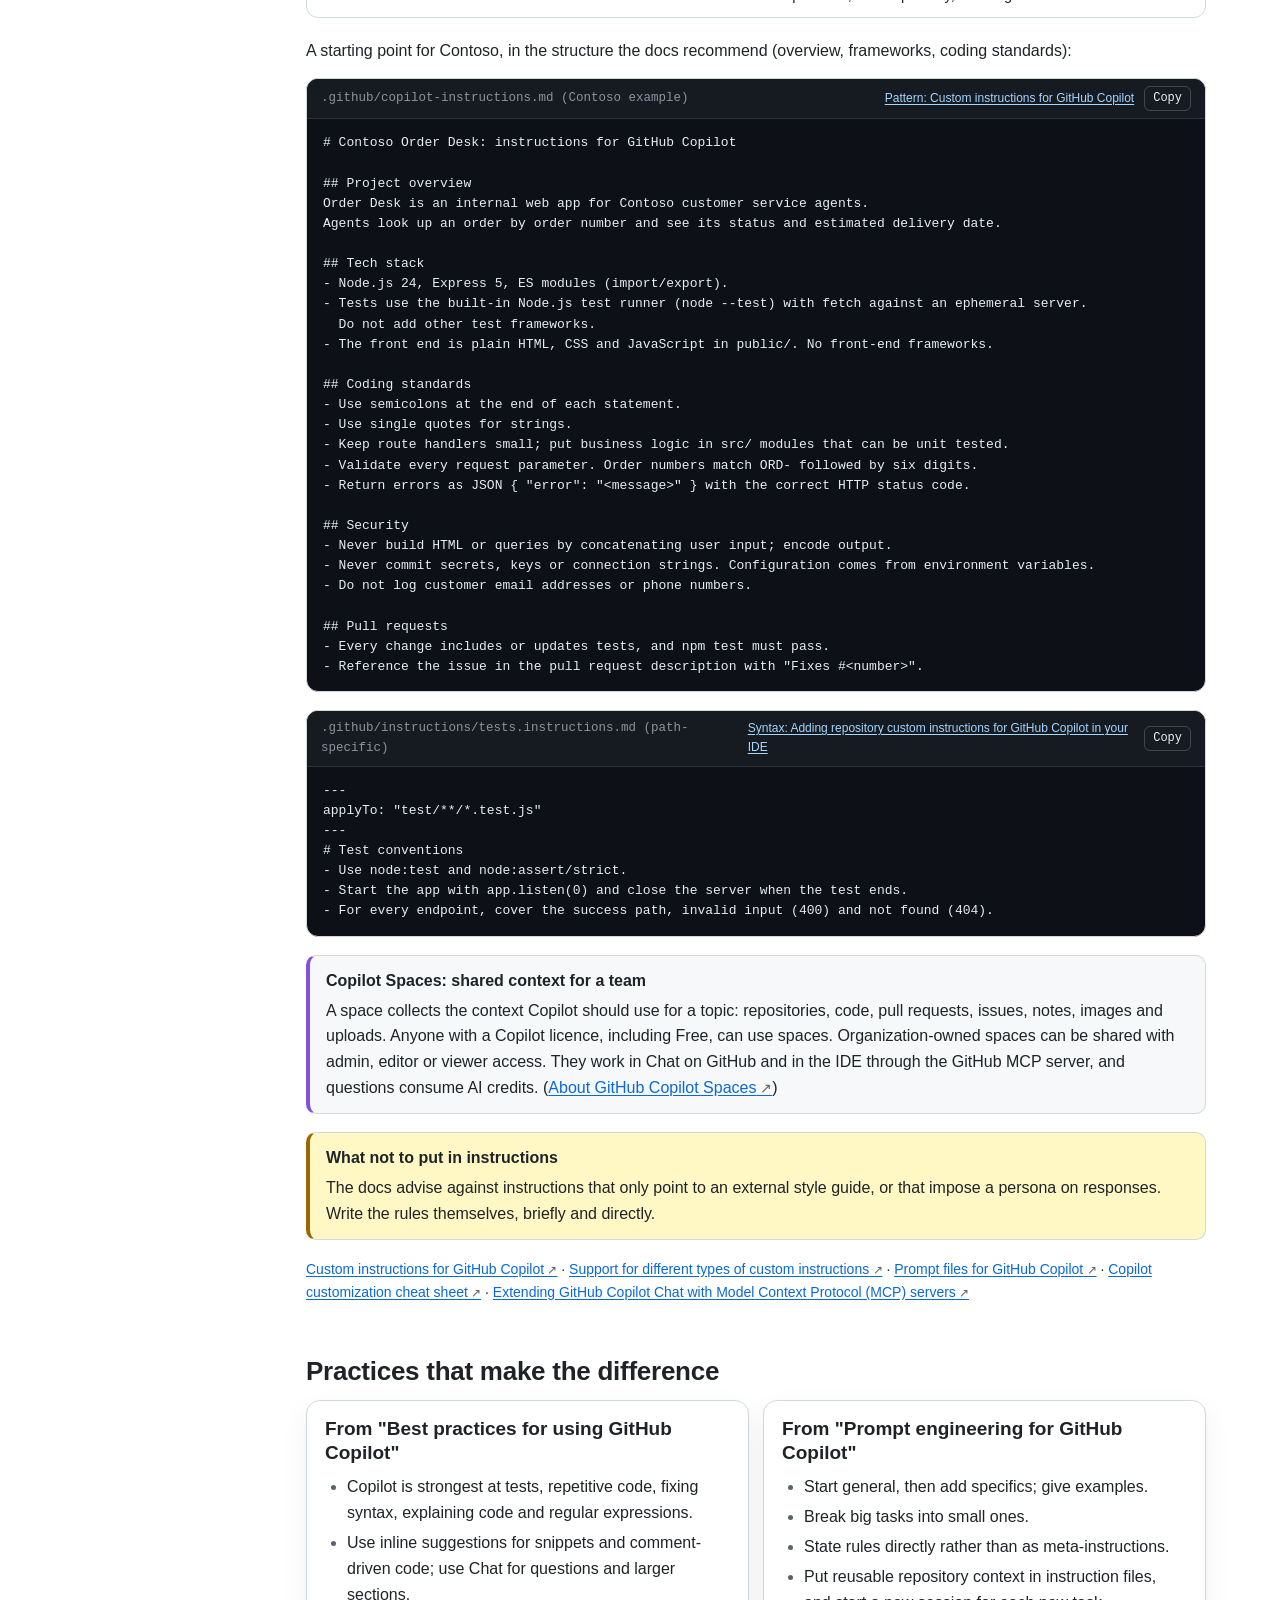
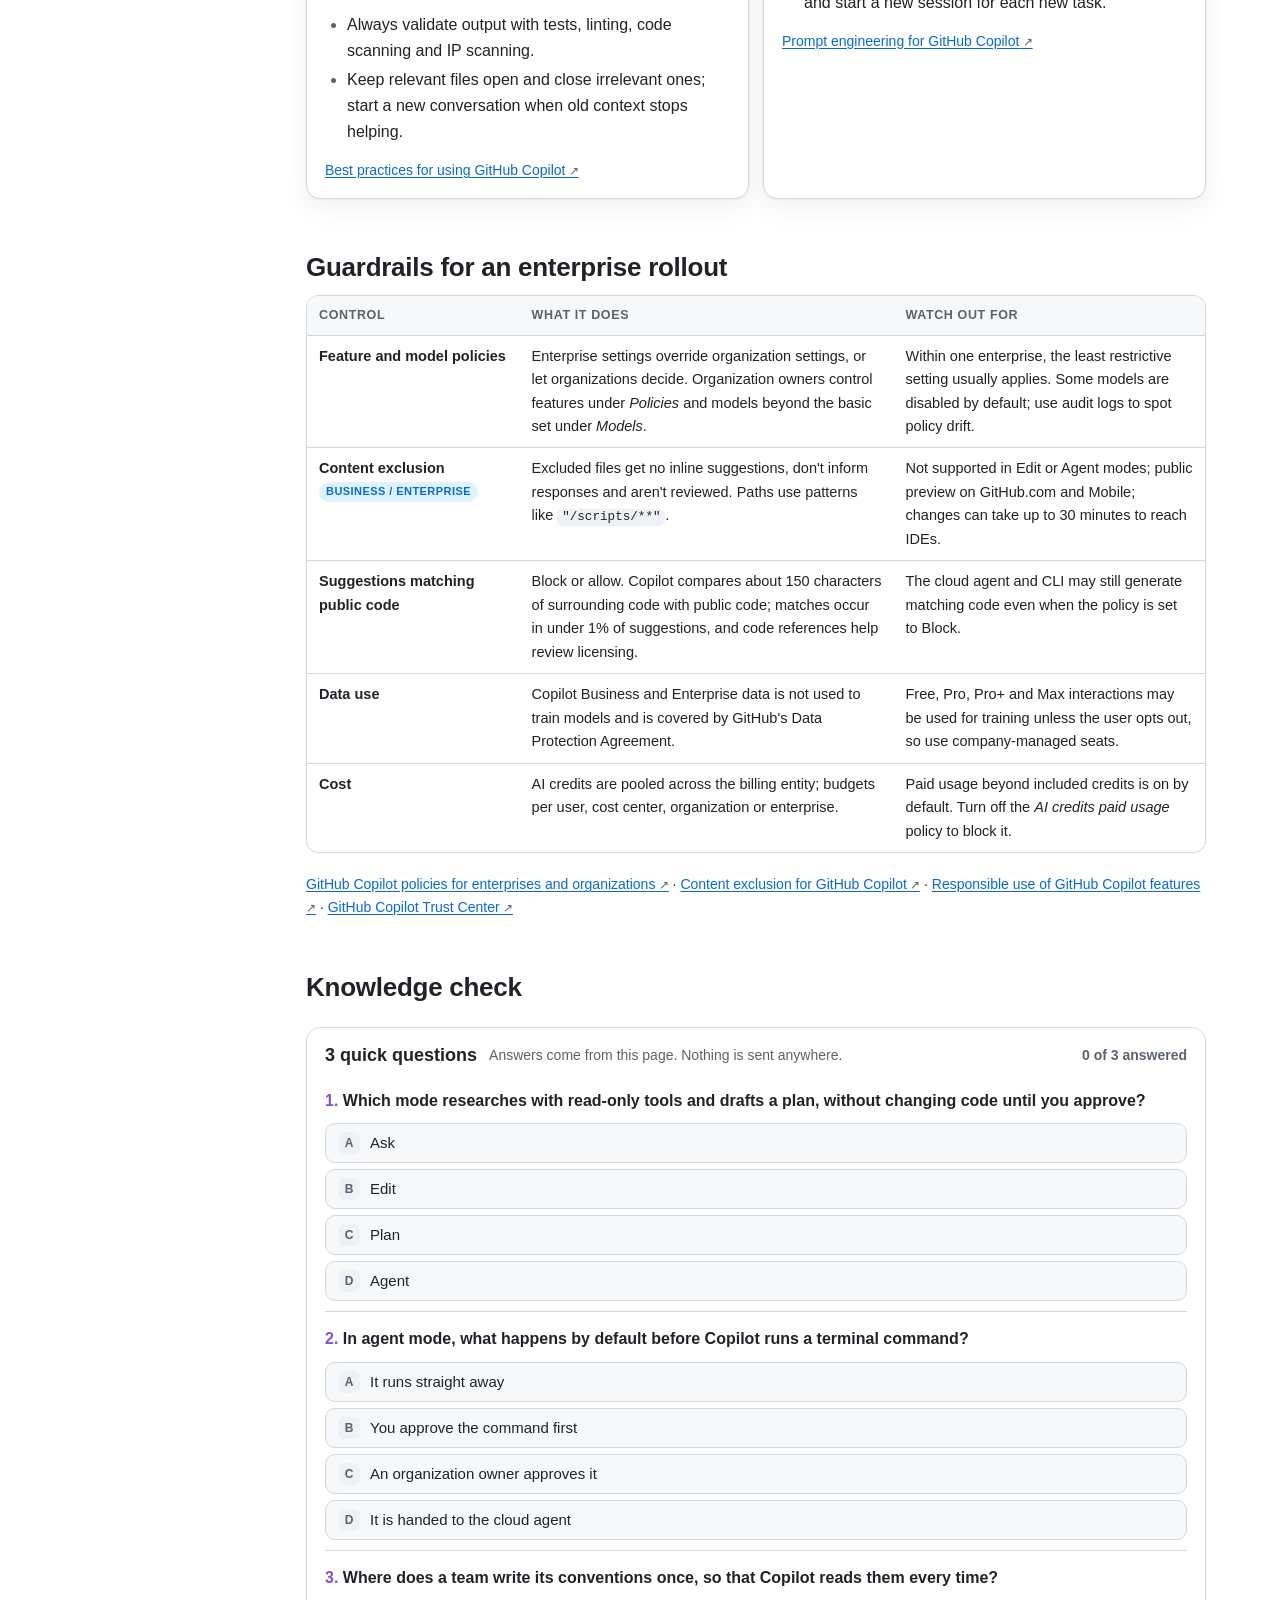
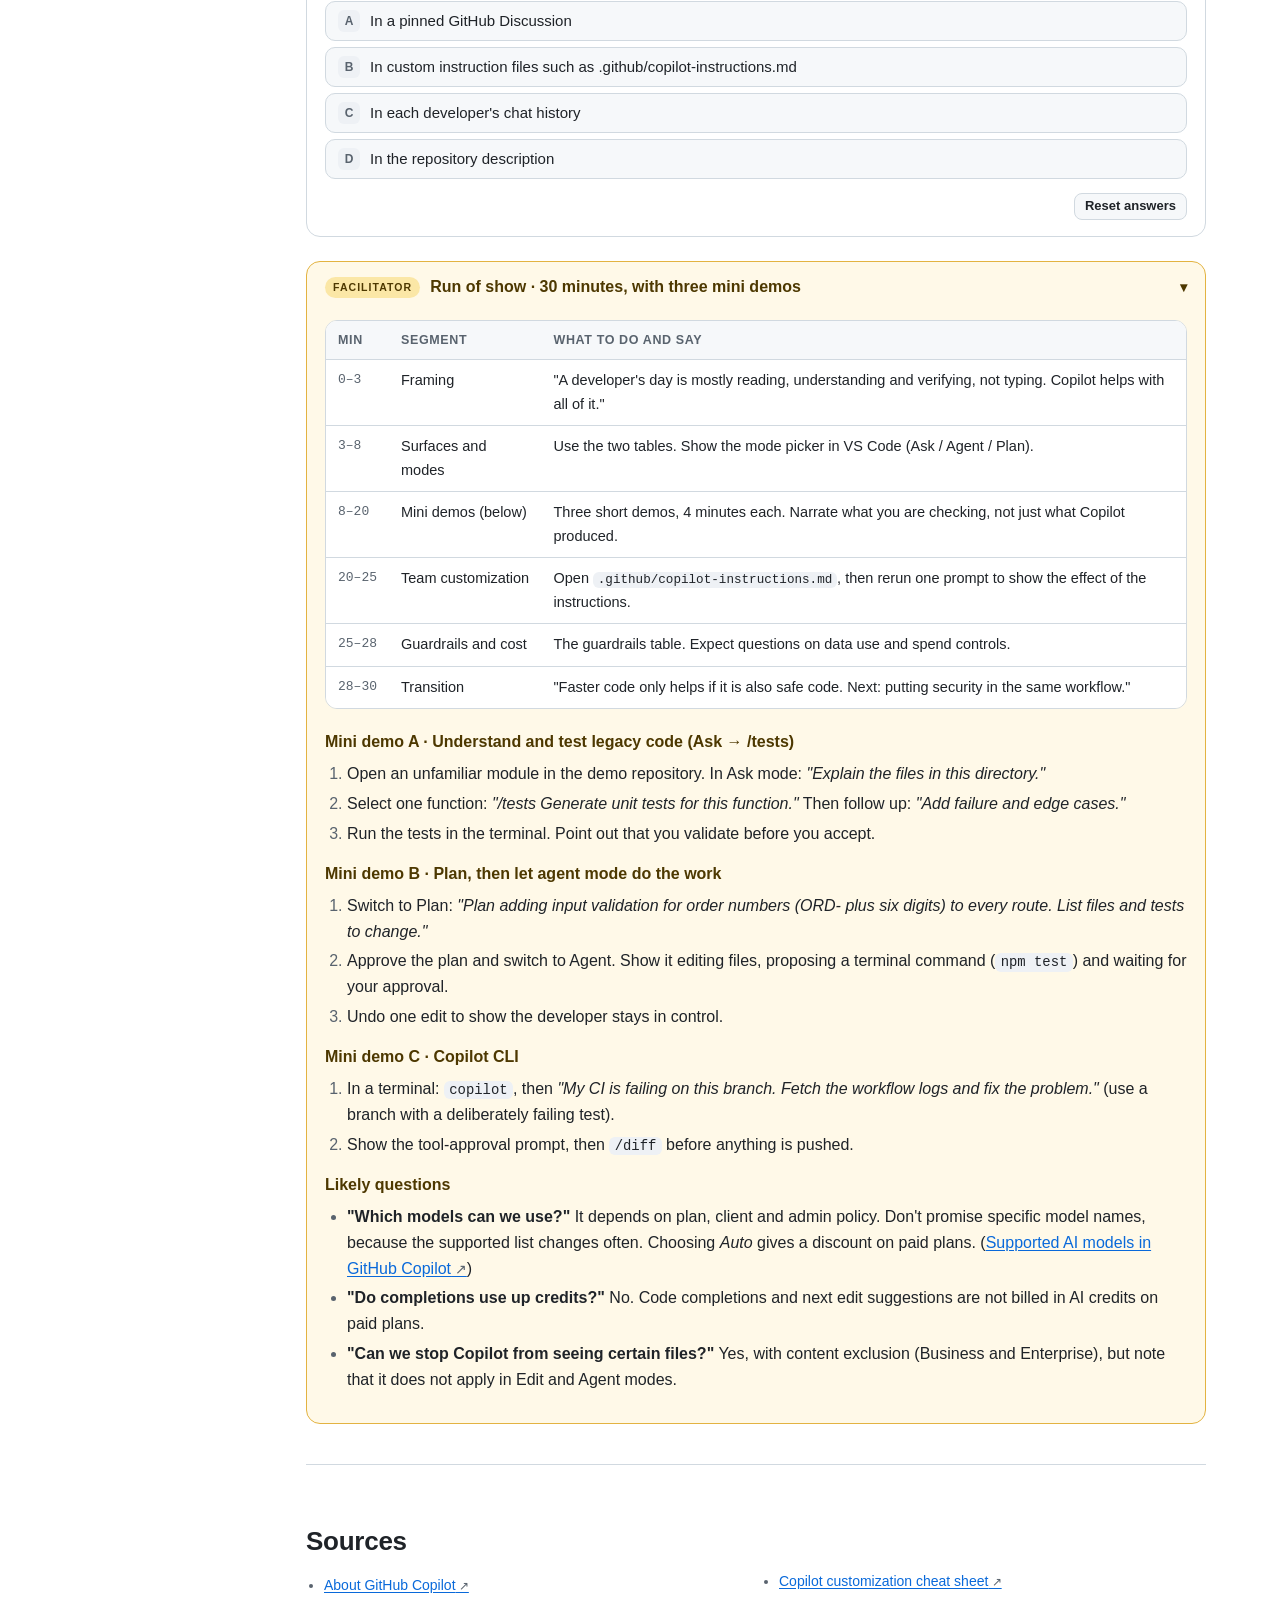
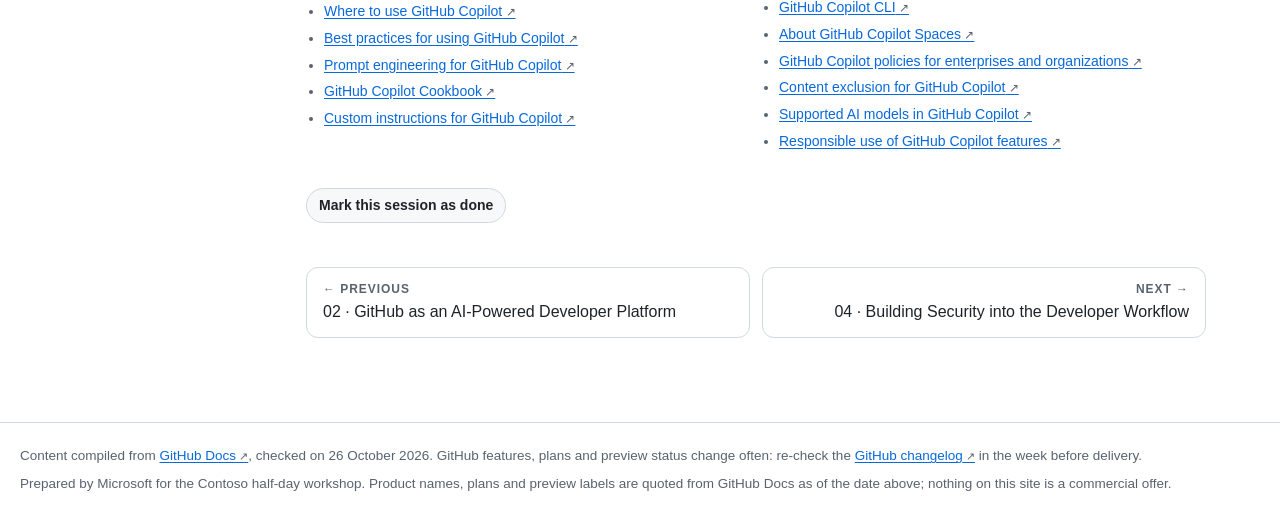
<file: 03-copilot.html>
<!DOCTYPE html>
<html dir="ltr" lang="en"><head>
<meta charset="utf-8"/>
<meta content="width=device-width, initial-scale=1" name="viewport"/>
<meta content="light dark" name="color-scheme"/>
<title>03 · Accelerating Developer Productivity with GitHub Copilot · Contoso × GitHub Workshop</title>
<meta content="See how GitHub Copilot can assist development teams across everyday software engineering activities, helping developers work more effectively while improving the overall developer experience." name="description"/>
<link href="assets/site.css?v=3" rel="stylesheet"/>
<script>
(function(){var d=document.documentElement;d.classList.add('js');try{if(localStorage.getItem('contoso-ws-fac')==='off'){d.classList.add('fac-off');}}catch(e){}})();
</script>
<script defer="" src="assets/site.js?v=3"></script>
</head>
<body>
<a class="skip" href="#main">Skip to content</a>
<header class="topbar">
  <nav aria-label="Site" class="nav">
    <a class="brand" href="index.html"><span aria-hidden="true" class="brand-mark">C</span><span>Contoso × GitHub <small>· AI-Powered SDLC Workshop</small></span></a>
    <ul>
      <li><a href="index.html">Agenda</a></li>
      <li><a href="05-live-demo.html">Live demo</a></li>
      <li><a href="live-demo-guide.html">Live demo guide</a></li>
      <li><a href="videos.html">Demo videos</a></li>
      <li><a href="facilitator.html">Facilitator guide</a></li>
      <li><a href="resources.html">Resources</a></li>
      
    </ul>
    <button aria-pressed="true" class="fac-toggle" title="Show or hide the facilitator notes on every page" type="button"><span aria-hidden="true" class="dot"></span><span class="lbl">Facilitator notes: on</span></button>
  </nav>
</header>
<div class="layout">
  <aside aria-label="Workshop sessions" class="sidebar">
    <details open="">
      <summary>Workshop sessions</summary>
      <h2>Start here</h2>
      <ol>
        <li><a href="index.html"><span class="t">—</span><span>Overview &amp; agenda</span></a></li>
      </ol>
      <h2>Agenda · 13:00–16:30</h2>
      <ol>
        <li><a href="01-ai-era.html"><span class="t">13:00</span><span>Opening &amp; Software Development in the AI Era</span></a></li>
        <li><a href="02-platform.html"><span class="t">13:15</span><span>GitHub as an AI-Powered Developer Platform</span></a></li>
        <li><a aria-current="page" href="03-copilot.html"><span class="t">13:40</span><span>Accelerating Developer Productivity with GitHub Copilot</span></a></li>
        <li><a href="04-security.html"><span class="t">14:10</span><span>Building Security into the Developer Workflow</span></a></li>
        <li class="brk"><span class="t">14:35</span><span>Break</span></li>
        <li><a href="05-live-demo.html"><span class="t">14:45</span><span>Live Demo: From Business Requirement to Production</span></a></li>
        <li><a href="06-agentic.html"><span class="t">15:45</span><span>The Next Evolution: Agentic Software Development</span></a></li>
        <li><a href="07-next-steps.html"><span class="t">16:10</span><span>Discussion, Use Cases &amp; Next Steps</span></a></li>
        
      </ol>
      <h2>Run the workshop</h2>
      <ol>
        <li><a href="live-demo-guide.html"><span class="t">↳</span><span>Live demo guide, step by step</span></a></li>
        <li><a href="facilitator.html"><span class="t">↳</span><span>Facilitator guide &amp; preparation</span></a></li>
        <li><a href="resources.html"><span class="t">↳</span><span>Resources &amp; GitHub Docs</span></a></li>
        <li><a href="videos.html"><span class="t">↳</span><span>Demo videos</span></a></li>
      </ol>
    </details>
  </aside>
  <main id="main">
    <div class="content">
<div class="crumbs"><a href="index.html#agenda">Agenda</a> / Session 3</div><h1><span class="num">03</span> Accelerating Developer Productivity with GitHub Copilot</h1><div class="chips"><span class="chip time">13:40–14:10</span><span class="chip">30 min</span><span class="chip demo">Talk + mini demos</span></div><p class="lede">See how GitHub Copilot can assist development teams across everyday software engineering activities, helping developers work more effectively while improving the overall developer experience.</p>

<div class="glance">
  <div class="card">
    <div class="k">Key message</div>
    <p class="keymsg">Copilot helps across a developer's whole day, not just while typing. It gets much better when the team writes down its standards once, in files Copilot reads every time.</p>
  </div>
  <div class="card soft">
    <div class="k">By the end of this session</div>
    <ul>
      <li>Developers know which Copilot surface and mode suits which task</li>
      <li>Tech leads know how to make Copilot follow Contoso's conventions</li>
      <li>Leaders know the guardrails and cost controls for a rollout</li>
    </ul>
  </div>
</div>

<h2 id="watch">Watch the demo</h2>
<p>A simulated screen recording of this session's demos in under three minutes: Ask mode on unfamiliar code, generating tests, Plan then Agent mode, the team's instruction file, and Copilot CLI fixing a failing CI run. Use it to preview, to recap, or as a backup if the demo environment fails.</p>
<section aria-label="Accelerating Developer Productivity with GitHub Copilot: simulated video" class="vdemo" data-demo="copilot" data-title="Accelerating Developer Productivity with GitHub Copilot" id="video"><div class="vd-top"><h3>Accelerating Developer Productivity with GitHub Copilot</h3><span class="sim">Simulated demo</span><span class="small muted">2:46 · 1080p · captions, no audio</span></div><div class="vd"><div class="vd-player"><video controls="" playsinline="" poster="videos/copilot.jpg?v=3" preload="metadata"><source src="videos/copilot.mp4?v=3" type="video/mp4"/><a href="replay.html?demo=copilot">Open the interactive replay</a></video></div><ol aria-label="Chapters" class="vd-ch"><li><button data-t="0" type="button"><span class="tc">0:00</span><span>1 · Choose a mode</span></button></li><li><button data-t="9" type="button"><span class="tc">0:09</span><span>2 · Understand code (Ask)</span></button></li><li><button data-t="30" type="button"><span class="tc">0:30</span><span>3 · Generate tests (/tests)</span></button></li><li><button data-t="63" type="button"><span class="tc">1:03</span><span>4 · Plan, then Agent</span></button></li><li><button data-t="103" type="button"><span class="tc">1:43</span><span>5 · Team instructions</span></button></li><li><button data-t="126" type="button"><span class="tc">2:06</span><span>6 · Copilot CLI</span></button></li></ol></div><div class="vd-links"><a class="ibtn" href="replay.html?demo=copilot">Open the interactive replay</a><a class="ibtn" download="copilot.mp4" href="videos/copilot.mp4?v=3">Download the MP4</a></div><p class="vd-note">The mini demos and the team-instructions demo: Ask mode on unfamiliar code, /tests, Plan then Agent mode with approvals and Undo, custom instructions, and Copilot CLI fixing a failing CI run. It is a simulated screen recording: the steps follow the runbook and GitHub Docs, but the screens are re-created and the AI output is illustrative. If you play it in front of the room, say that it is a simulation.</p></section>

<h2 id="where-copilot-works">Where Copilot works</h2>
<p>GitHub Docs' advice for anyone unsure where to start: begin on the GitHub website, because there is nothing to install. Where a surface supports them, custom instructions, agent skills and MCP servers apply across surfaces.</p>
<div class="tablewrap"><table>
  <thead><tr><th>Surface</th><th>Best for</th><th>Highlights</th></tr></thead>
  <tbody>
    <tr><td><strong>IDE</strong><br/><span class="small muted">VS Code, Visual Studio, JetBrains, Eclipse, Xcode</span></td><td>Interactive coding</td><td>Inline suggestions, next edit suggestions, Chat with Ask, Agent and Plan modes; Vim/Neovim and Azure Data Studio get suggestions</td></tr>
    <tr><td><strong>GitHub.com</strong></td><td>Work that starts from an issue or pull request</td><td>Chat, the cloud agent, Copilot code review, pull request summaries and creating issues with Copilot</td></tr>
    <tr><td><strong>Copilot CLI</strong></td><td>Terminal work and repeatable command-line workflows</td><td>Interactive (<code>copilot</code>) or one-shot (<code>copilot -p</code>); plan mode with <kbd>Shift</kbd>+<kbd>Tab</kbd>; local sandbox; built-in GitHub MCP server</td></tr>
    <tr><td><strong>GitHub Copilot app</strong></td><td>Coordinating several agents in parallel</td><td>Desktop app for macOS, Linux and Windows, built on Copilot CLI and included in all plans</td></tr>
    <tr><td><strong>GitHub Mobile</strong></td><td>Quick questions on the go</td><td>General, repository and file-level questions; access may depend on admin policy</td></tr>
  </tbody>
</table></div>
<p class="small"><a class="ext" href="https://docs.github.com/en/copilot/get-started/where-to-use-github-copilot">Where to use GitHub Copilot</a> · <a class="ext" href="https://docs.github.com/en/copilot/reference/copilot-feature-matrix">Copilot feature matrix</a> <span class="st pv">matrix page in preview</span></p>

<h2 id="pick-the-right-mode-for-the-task">Pick the right mode for the task</h2>
<div class="tablewrap"><table>
  <thead><tr><th>Mode</th><th>Use it when</th><th>What happens</th></tr></thead>
  <tbody>
    <tr><td><strong>Code completion &amp; next edit suggestions</strong></td><td>You are in flow and know what to write</td><td>Suggestions as you type (<kbd>Tab</kbd> to accept). Next edit suggestions predict where and what to edit next. Not billed in AI credits on paid plans.</td></tr>
    <tr><td><strong>Ask</strong></td><td>You want to understand code or explore options</td><td>Answers, explanations and snippets, without changing files.</td></tr>
    <tr><td><strong>Edit</strong> <span class="small muted">(VS Code, JetBrains)</span></td><td>A quick, controlled change to a defined set of files</td><td>You choose the files and keep granular control of each edit.</td></tr>
    <tr><td><strong>Plan</strong></td><td>The task is large or ambiguous</td><td>A plan agent researches with read-only tools and drafts a plan. No code changes until you approve. Not available in Visual Studio.</td></tr>
    <tr><td><strong>Agent</strong></td><td>Complex multi-step work, or tasks that need tools (MCP)</td><td>Copilot chooses files, edits them, runs commands and iterates. By default you approve commands before they run.</td></tr>
    <tr><td><strong>Cloud agent</strong></td><td>A well-scoped task you can hand off</td><td>Works in the background in a cloud environment and opens a pull request for review (<a href="06-agentic.html">Session 6</a>).</td></tr>
  </tbody>
</table></div>
<p class="small"><a class="ext" href="https://docs.github.com/en/copilot/how-tos/copilot-in-your-ide/chat-with-copilot/chat-in-ide">Asking GitHub Copilot questions in your IDE</a> · <a class="ext" href="https://docs.github.com/en/copilot/how-tos/copilot-in-your-ide/use-copilot-agents/use-agent-mode">Using agent mode in your IDE</a> · <a class="ext" href="https://docs.github.com/en/copilot/how-tos/copilot-in-your-ide/use-copilot-agents/use-plan-mode">Using plan mode in your IDE</a> · <a class="ext" href="https://docs.github.com/en/copilot/reference/chat-cheat-sheet">GitHub Copilot Chat cheat sheet</a></p>
<div class="callout tip">
  <span class="h">Chat shortcuts worth teaching on day one</span>
  <p><code>@</code> chat participants, <code>/</code> slash commands, <code>#</code> chat variables. In VS Code, <code>/explain</code>, <code>/fix</code>, <code>/tests</code> and <code>/fixTestFailure</code> cover most everyday asks. You can attach images and PDFs on all plans.</p>
</div>

<h2 id="everyday-tasks-with-prompts-from-the-github-copilot-cookbook">Everyday tasks, with prompts from the GitHub Copilot Cookbook</h2>
<p>The <a class="ext" href="https://docs.github.com/en/copilot/tutorials/copilot-cookbook">GitHub Copilot Cookbook</a> (formerly the Copilot Chat Cookbook) has 24 worked examples. These ten cover most of a developer's week:</p>
<div class="grid g2">
  <div class="card"><div class="k">Understand</div><h4>Explore an unfamiliar or legacy codebase</h4><div class="prompt"><span class="lbl">Prompts</span><p>Explain the files in this directory.
What does this commit do?
Where is authentication handled in this codebase?</p></div><p class="small"><a class="ext" href="https://docs.github.com/en/copilot/tutorials/explore-a-codebase">Using GitHub Copilot to explore a codebase</a></p></div>
  <div class="card"><div class="k">Test</div><h4>Generate unit tests</h4><div class="prompt"><span class="lbl">Prompt</span><p>/tests Generate unit tests for this function.</p></div><p class="small">Then ask for success, failure and edge cases. <a class="ext" href="https://docs.github.com/en/copilot/tutorials/copilot-cookbook/testing-code/generate-unit-tests">Generating unit tests</a></p></div>
  <div class="card"><div class="k">Test</div><h4>Create mock objects</h4><div class="prompt"><span class="lbl">Prompt</span><p>/tests Create a unit test to ensure the service is called correctly.</p></div><p class="small">Then ask Copilot to mock the service. <a class="ext" href="https://docs.github.com/en/copilot/tutorials/copilot-cookbook/testing-code/create-mock-objects">Creating mock objects to abstract layers</a></p></div>
  <div class="card"><div class="k">Refactor</div><h4>Improve readability</h4><div class="prompt"><span class="lbl">Prompt</span><p>Improve the variable names in this function</p></div><p class="small">Better names, flatter logic, smaller methods. <a class="ext" href="https://docs.github.com/en/copilot/tutorials/copilot-cookbook/refactor-code/improve-code-readability">Improving code readability and maintainability</a></p></div>
  <div class="card"><div class="k">Refactor</div><h4>Optimize performance</h4><div class="prompt"><span class="lbl">Prompt</span><p>Optimize this code for performance</p></div><p class="small"><a class="ext" href="https://docs.github.com/en/copilot/tutorials/copilot-cookbook/refactor-code/refactor-for-optimization">Refactoring for performance optimization</a></p></div>
  <div class="card"><div class="k">Modernize</div><h4>Translate to another language</h4><div class="prompt"><span class="lbl">Prompt</span><p>Tell me how I can convert this Perl script to Typescript.</p></div><p class="small"><a class="ext" href="https://docs.github.com/en/copilot/tutorials/copilot-cookbook/refactor-code/translate-code">Translating code to a different programming language</a></p></div>
  <div class="card"><div class="k">Debug</div><h4>Fix invalid data</h4><div class="prompt"><span class="lbl">Prompt</span><p>Why is my JSON object invalid and how can I fix it?</p></div><p class="small"><a class="ext" href="https://docs.github.com/en/copilot/tutorials/copilot-cookbook/debug-errors/debug-invalid-json">Debugging invalid JSON</a></p></div>
  <div class="card"><div class="k">Debug · CLI</div><h4>Diagnose CI test failures</h4><div class="prompt"><span class="lbl">Prompt (Copilot CLI)</span><p>My CI is failing on this branch. Fetch the workflow logs and fix the problem.</p></div><p class="small">Copilot CLI reads the logs through the GitHub MCP server. Paraphrased from <a class="ext" href="https://docs.github.com/en/copilot/tutorials/copilot-cookbook/debug-errors/diagnose-ci-test-failures">Diagnosing CI test failures</a>.</p></div>
  <div class="card"><div class="k">Build · CLI</div><h4>Implement a feature from an issue</h4><div class="prompt"><span class="lbl">Prompt sequence (Copilot CLI)</span><p>Read octo-org/billing-api#482 and any issues or PRs it links to.
/plan …   →   /diff   →   ask it to open a PR</p></div><p class="small"><a class="ext" href="https://docs.github.com/en/copilot/tutorials/copilot-cookbook/generate-code/implement-a-feature">Implementing a feature from a GitHub Issue</a></p></div>
  <div class="card"><div class="k">Secure</div><h4>Find vulnerabilities</h4><div class="prompt"><span class="lbl">Prompt</span><p>Analyze this code for potential security vulnerabilities and suggest fixes.</p></div><p class="small">The recipe itself warns against relying on Copilot for a full security analysis; use code scanning too. <a class="ext" href="https://docs.github.com/en/copilot/tutorials/copilot-cookbook/analyze-security/find-vulnerabilities">Finding existing vulnerabilities in code</a></p></div>
</div>

<h2 id="make-copilot-follow-contosos-standards">Make Copilot follow Contoso's standards</h2>
<p>Customization is where a team turns individual productivity into consistent quality. Repository files are versioned, reviewed and shared like code:</p>
<div class="tablewrap"><table>
  <thead><tr><th>File or setting</th><th>Scope</th><th>Notes from GitHub Docs</th></tr></thead>
  <tbody>
    <tr><td><code>.github/copilot-instructions.md</code></td><td>Whole repository</td><td>Coding standards, frameworks and project context, applied automatically.</td></tr>
    <tr><td><code>.github/instructions/NAME.instructions.md</code></td><td>Matching paths</td><td>Frontmatter <code>applyTo: "**/*.ts,**/*.tsx"</code>. <code>excludeAgent: "code-review"</code> or <code>"cloud-agent"</code> hides a file from one agent. When a file matches, both repository-wide and path-specific instructions are used.</td></tr>
    <tr><td><code>AGENTS.md</code> (or <code>CLAUDE.md</code>, <code>GEMINI.md</code>)</td><td>Folder tree; nearest wins</td><td>Rules shared across AI tools. On GitHub.com, path-specific instructions are used only by the cloud agent and code review.</td></tr>
    <tr><td><code>.github/prompts/NAME.prompt.md</code></td><td>Invoked manually</td><td>Reusable prompt templates, for example "API security review". Labelled public preview in the IDE how-to.</td></tr>
    <tr><td><code>.github/agents/NAME.agent.md</code></td><td>Selected per task</td><td>Custom agents with their own instructions and tools. See <a href="06-agentic.html#custom-agents">Session 6</a>.</td></tr>
    <tr><td>MCP servers</td><td>IDE, CLI, cloud agent, code review</td><td>Share per repository with <code>.vscode/mcp.json</code>. For Business and Enterprise seats, the <em>MCP servers in Copilot</em> policy is <strong>disabled by default</strong>.</td></tr>
    <tr><td>Personal and organization instructions</td><td>User / organization</td><td>Organization instructions (Business, Enterprise) apply to Chat, code review and the cloud agent on GitHub.com. Precedence: personal, then repository, then organization.</td></tr>
  </tbody>
</table></div>
<p>A starting point for Contoso, in the structure the docs recommend (overview, frameworks, coding standards):</p>
<figure class="code"><figcaption><span>.github/copilot-instructions.md (Contoso example)</span><span class="src"><a href="https://docs.github.com/en/copilot/concepts/prompting-and-context/custom-instructions">Pattern: Custom instructions for GitHub Copilot</a></span></figcaption><pre><code># Contoso Order Desk: instructions for GitHub Copilot

## Project overview
Order Desk is an internal web app for Contoso customer service agents.
Agents look up an order by order number and see its status and estimated delivery date.

## Tech stack
- Node.js 24, Express 5, ES modules (import/export).
- Tests use the built-in Node.js test runner (node --test) with fetch against an ephemeral server.
  Do not add other test frameworks.
- The front end is plain HTML, CSS and JavaScript in public/. No front-end frameworks.

## Coding standards
- Use semicolons at the end of each statement.
- Use single quotes for strings.
- Keep route handlers small; put business logic in src/ modules that can be unit tested.
- Validate every request parameter. Order numbers match ORD- followed by six digits.
- Return errors as JSON { "error": "&lt;message&gt;" } with the correct HTTP status code.

## Security
- Never build HTML or queries by concatenating user input; encode output.
- Never commit secrets, keys or connection strings. Configuration comes from environment variables.
- Do not log customer email addresses or phone numbers.

## Pull requests
- Every change includes or updates tests, and npm test must pass.
- Reference the issue in the pull request description with "Fixes #&lt;number&gt;".</code></pre></figure>
<figure class="code"><figcaption><span>.github/instructions/tests.instructions.md (path-specific)</span><span class="src"><a href="https://docs.github.com/en/copilot/how-tos/copilot-in-your-ide/customize-copilot/configure-custom-instructions/add-repository-instructions-in-your-ide">Syntax: Adding repository custom instructions for GitHub Copilot in your IDE</a></span></figcaption><pre><code>---
applyTo: "test/**/*.test.js"
---
# Test conventions
- Use node:test and node:assert/strict.
- Start the app with app.listen(0) and close the server when the test ends.
- For every endpoint, cover the success path, invalid input (400) and not found (404).</code></pre></figure>
<div class="callout docs">
  <span class="h">Copilot Spaces: shared context for a team</span>
  <p>A space collects the context Copilot should use for a topic: repositories, code, pull requests, issues, notes, images and uploads. Anyone with a Copilot licence, including Free, can use spaces. Organization-owned spaces can be shared with admin, editor or viewer access. They work in Chat on GitHub and in the IDE through the GitHub MCP server, and questions consume AI credits. (<a class="ext" href="https://docs.github.com/en/copilot/concepts/prompting-and-context/spaces">About GitHub Copilot Spaces</a>)</p>
</div>
<div class="callout warn">
  <span class="h">What not to put in instructions</span>
  <p>The docs advise against instructions that only point to an external style guide, or that impose a persona on responses. Write the rules themselves, briefly and directly.</p>
</div>
<p class="small"><a class="ext" href="https://docs.github.com/en/copilot/concepts/prompting-and-context/custom-instructions">Custom instructions for GitHub Copilot</a> · <a class="ext" href="https://docs.github.com/en/copilot/reference/custom-instructions-support">Support for different types of custom instructions</a> · <a class="ext" href="https://docs.github.com/en/copilot/concepts/prompting-and-context/prompt-files">Prompt files for GitHub Copilot</a> · <a class="ext" href="https://docs.github.com/en/copilot/reference/customization-cheat-sheet">Copilot customization cheat sheet</a> · <a class="ext" href="https://docs.github.com/en/copilot/how-tos/copilot-in-your-ide/customize-copilot/extend-copilot-with-tools-and-context/extend-copilot-chat-with-mcp">Extending GitHub Copilot Chat with Model Context Protocol (MCP) servers</a></p>

<h2 id="practices-that-make-the-difference">Practices that make the difference</h2>
<div class="grid g2">
  <div class="card">
    <h3>From "Best practices for using GitHub Copilot"</h3>
    <ul>
      <li>Copilot is strongest at tests, repetitive code, fixing syntax, explaining code and regular expressions.</li>
      <li>Use inline suggestions for snippets and comment-driven code; use Chat for questions and larger sections.</li>
      <li>Always validate output with tests, linting, code scanning and IP scanning.</li>
      <li>Keep relevant files open and close irrelevant ones; start a new conversation when old context stops helping.</li>
    </ul>
    <p class="small"><a class="ext" href="https://docs.github.com/en/copilot/get-started/best-practices">Best practices for using GitHub Copilot</a></p>
  </div>
  <div class="card">
    <h3>From "Prompt engineering for GitHub Copilot"</h3>
    <ul>
      <li>Start general, then add specifics; give examples.</li>
      <li>Break big tasks into small ones.</li>
      <li>State rules directly rather than as meta-instructions.</li>
      <li>Put reusable repository context in instruction files, and start a new session for each new task.</li>
    </ul>
    <p class="small"><a class="ext" href="https://docs.github.com/en/copilot/concepts/prompting-and-context/prompt-engineering">Prompt engineering for GitHub Copilot</a></p>
  </div>
</div>

<h2 id="guardrails-for-an-enterprise-rollout">Guardrails for an enterprise rollout</h2>
<div class="tablewrap"><table>
  <thead><tr><th>Control</th><th>What it does</th><th>Watch out for</th></tr></thead>
  <tbody>
    <tr><td><strong>Feature and model policies</strong></td><td>Enterprise settings override organization settings, or let organizations decide. Organization owners control features under <em>Policies</em> and models beyond the basic set under <em>Models</em>.</td><td>Within one enterprise, the least restrictive setting usually applies. Some models are disabled by default; use audit logs to spot policy drift.</td></tr>
    <tr><td><strong>Content exclusion</strong> <span class="st plan">Business / Enterprise</span></td><td>Excluded files get no inline suggestions, don't inform responses and aren't reviewed. Paths use patterns like <code>"/scripts/**"</code>.</td><td>Not supported in Edit or Agent modes; public preview on GitHub.com and Mobile; changes can take up to 30 minutes to reach IDEs.</td></tr>
    <tr><td><strong>Suggestions matching public code</strong></td><td>Block or allow. Copilot compares about 150 characters of surrounding code with public code; matches occur in under 1% of suggestions, and code references help review licensing.</td><td>The cloud agent and CLI may still generate matching code even when the policy is set to Block.</td></tr>
    <tr><td><strong>Data use</strong></td><td>Copilot Business and Enterprise data is not used to train models and is covered by GitHub's Data Protection Agreement.</td><td>Free, Pro, Pro+ and Max interactions may be used for training unless the user opts out, so use company-managed seats.</td></tr>
    <tr><td><strong>Cost</strong></td><td>AI credits are pooled across the billing entity; budgets per user, cost center, organization or enterprise.</td><td>Paid usage beyond included credits is on by default. Turn off the <em>AI credits paid usage</em> policy to block it.</td></tr>
  </tbody>
</table></div>
<p class="small"><a class="ext" href="https://docs.github.com/en/copilot/concepts/enterprise/policies">GitHub Copilot policies for enterprises and organizations</a> · <a class="ext" href="https://docs.github.com/en/copilot/concepts/security-governance-and-network-settings/content-exclusion">Content exclusion for GitHub Copilot</a> · <a class="ext" href="https://docs.github.com/en/copilot/responsible-use">Responsible use of GitHub Copilot features</a> · <a class="ext" href="https://copilot.github.trust.page/">GitHub Copilot Trust Center</a></p>

<h2 id="knowledge-check">Knowledge check</h2><section aria-label="Knowledge check" class="quiz" data-quiz="s3"><div class="qz-head"><h3>3 quick questions</h3><span class="small muted">Answers come from this page. Nothing is sent anywhere.</span><span aria-live="polite" class="qz-score"></span></div><ol class="qs"><li class="q" data-a="2" data-n="0"><p>Which mode researches with read-only tools and drafts a plan, without changing code until you approve?</p><div class="opts"><button type="button"><span class="k">A</span><span>Ask</span></button><button type="button"><span class="k">B</span><span>Edit</span></button><button type="button"><span class="k">C</span><span>Plan</span></button><button type="button"><span class="k">D</span><span>Agent</span></button></div><div aria-live="polite" class="why"><b></b>Plan mode suits large or ambiguous tasks. It is not available in Visual Studio.</div></li><li class="q" data-a="1" data-n="1"><p>In agent mode, what happens by default before Copilot runs a terminal command?</p><div class="opts"><button type="button"><span class="k">A</span><span>It runs straight away</span></button><button type="button"><span class="k">B</span><span>You approve the command first</span></button><button type="button"><span class="k">C</span><span>An organization owner approves it</span></button><button type="button"><span class="k">D</span><span>It is handed to the cloud agent</span></button></div><div aria-live="polite" class="why"><b></b>Agent mode chooses files, edits them, runs commands and iterates. By default you approve each command before it runs.</div></li><li class="q" data-a="1" data-n="2"><p>Where does a team write its conventions once, so that Copilot reads them every time?</p><div class="opts"><button type="button"><span class="k">A</span><span>In a pinned GitHub Discussion</span></button><button type="button"><span class="k">B</span><span>In custom instruction files such as .github/copilot-instructions.md</span></button><button type="button"><span class="k">C</span><span>In each developer's chat history</span></button><button type="button"><span class="k">D</span><span>In the repository description</span></button></div><div aria-live="polite" class="why"><b></b>Custom instructions are Markdown files that tell Copilot the project's rules. Where a surface supports them, they apply across surfaces.</div></li></ol><div class="qz-foot"><button class="ibtn sm" data-reset="" type="button">Reset answers</button></div></section>

<details class="facilitator" open="">
  <summary>Run of show · 30 minutes, with three mini demos</summary>
  <div class="fbody">
    <div class="tablewrap"><table>
      <thead><tr><th>Min</th><th>Segment</th><th>What to do and say</th></tr></thead>
      <tbody>
        <tr><td class="t">0–3</td><td>Framing</td><td>"A developer's day is mostly reading, understanding and verifying, not typing. Copilot helps with all of it."</td></tr>
        <tr><td class="t">3–8</td><td>Surfaces and modes</td><td>Use the two tables. Show the mode picker in VS Code (Ask / Agent / Plan).</td></tr>
        <tr><td class="t">8–20</td><td>Mini demos (below)</td><td>Three short demos, 4 minutes each. Narrate what you are checking, not just what Copilot produced.</td></tr>
        <tr><td class="t">20–25</td><td>Team customization</td><td>Open <code>.github/copilot-instructions.md</code>, then rerun one prompt to show the effect of the instructions.</td></tr>
        <tr><td class="t">25–28</td><td>Guardrails and cost</td><td>The guardrails table. Expect questions on data use and spend controls.</td></tr>
        <tr><td class="t">28–30</td><td>Transition</td><td>"Faster code only helps if it is also safe code. Next: putting security in the same workflow."</td></tr>
      </tbody>
    </table></div>
    <h4>Mini demo A · Understand and test legacy code (Ask → /tests)</h4>
    <ol>
      <li>Open an unfamiliar module in the demo repository. In Ask mode: <em>"Explain the files in this directory."</em></li>
      <li>Select one function: <em>"/tests Generate unit tests for this function."</em> Then follow up: <em>"Add failure and edge cases."</em></li>
      <li>Run the tests in the terminal. Point out that you validate before you accept.</li>
    </ol>
    <h4>Mini demo B · Plan, then let agent mode do the work</h4>
    <ol>
      <li>Switch to Plan: <em>"Plan adding input validation for order numbers (ORD- plus six digits) to every route. List files and tests to change."</em></li>
      <li>Approve the plan and switch to Agent. Show it editing files, proposing a terminal command (<code>npm test</code>) and waiting for your approval.</li>
      <li>Undo one edit to show the developer stays in control.</li>
    </ol>
    <h4>Mini demo C · Copilot CLI</h4>
    <ol>
      <li>In a terminal: <code>copilot</code>, then <em>"My CI is failing on this branch. Fetch the workflow logs and fix the problem."</em> (use a branch with a deliberately failing test).</li>
      <li>Show the tool-approval prompt, then <code>/diff</code> before anything is pushed.</li>
    </ol>
    <h4>Likely questions</h4>
    <ul>
      <li><strong>"Which models can we use?"</strong> It depends on plan, client and admin policy. Don't promise specific model names, because the supported list changes often. Choosing <em>Auto</em> gives a discount on paid plans. (<a class="ext" href="https://docs.github.com/en/copilot/reference/ai-models/supported-models">Supported AI models in GitHub Copilot</a>)</li>
      <li><strong>"Do completions use up credits?"</strong> No. Code completions and next edit suggestions are not billed in AI credits on paid plans.</li>
      <li><strong>"Can we stop Copilot from seeing certain files?"</strong> Yes, with content exclusion (Business and Enterprise), but note that it does not apply in Edit and Agent modes.</li>
    </ul>
  </div>
</details>

<section aria-label="Sources" class="sources">
  <h2 class="notoc" id="sources">Sources</h2>
  <ul>
    <li><a class="ext" href="https://docs.github.com/en/copilot/get-started/about-github-copilot">About GitHub Copilot</a></li>
    <li><a class="ext" href="https://docs.github.com/en/copilot/get-started/where-to-use-github-copilot">Where to use GitHub Copilot</a></li>
    <li><a class="ext" href="https://docs.github.com/en/copilot/get-started/best-practices">Best practices for using GitHub Copilot</a></li>
    <li><a class="ext" href="https://docs.github.com/en/copilot/concepts/prompting-and-context/prompt-engineering">Prompt engineering for GitHub Copilot</a></li>
    <li><a class="ext" href="https://docs.github.com/en/copilot/tutorials/copilot-cookbook">GitHub Copilot Cookbook</a></li>
    <li><a class="ext" href="https://docs.github.com/en/copilot/concepts/prompting-and-context/custom-instructions">Custom instructions for GitHub Copilot</a></li>
    <li><a class="ext" href="https://docs.github.com/en/copilot/reference/customization-cheat-sheet">Copilot customization cheat sheet</a></li>
    <li><a class="ext" href="https://docs.github.com/en/copilot/concepts/copilot-surfaces/copilot-cli">GitHub Copilot CLI</a></li>
    <li><a class="ext" href="https://docs.github.com/en/copilot/concepts/prompting-and-context/spaces">About GitHub Copilot Spaces</a></li>
    <li><a class="ext" href="https://docs.github.com/en/copilot/concepts/enterprise/policies">GitHub Copilot policies for enterprises and organizations</a></li>
    <li><a class="ext" href="https://docs.github.com/en/copilot/concepts/security-governance-and-network-settings/content-exclusion">Content exclusion for GitHub Copilot</a></li>
    <li><a class="ext" href="https://docs.github.com/en/copilot/reference/ai-models/supported-models">Supported AI models in GitHub Copilot</a></li>
    <li><a class="ext" href="https://docs.github.com/en/copilot/responsible-use">Responsible use of GitHub Copilot features</a></li>
  </ul>
</section>
<div class="mark-row"><button aria-pressed="false" class="mark-done" data-file="03-copilot.html" type="button">Mark this session as done</button></div><nav aria-label="Previous and next" class="pager"><a class="prev" href="02-platform.html"><span class="d">← Previous</span>02 · GitHub as an AI-Powered Developer Platform</a><a class="next" href="04-security.html"><span class="d">Next →</span>04 · Building Security into the Developer Workflow</a></nav>
    </div>
  </main>
  <nav aria-label="On this page" class="toc"><h2>On this page</h2><ol><li><a href="#watch">Watch the demo</a></li><li><a href="#where-copilot-works">Where Copilot works</a></li><li><a href="#pick-the-right-mode-for-the-task">Pick the right mode for the task</a></li><li><a href="#everyday-tasks-with-prompts-from-the-github-copilot-cookbook">Everyday tasks, with prompts from the GitHub Copilot Cookbook</a></li><li><a href="#make-copilot-follow-contosos-standards">Make Copilot follow Contoso's standards</a></li><li><a href="#practices-that-make-the-difference">Practices that make the difference</a></li><li><a href="#guardrails-for-an-enterprise-rollout">Guardrails for an enterprise rollout</a></li><li><a href="#knowledge-check">Knowledge check</a></li></ol></nav>
</div>
<div aria-label="Facilitator session timer" class="stimer" data-mins="30" data-sid="s3" role="group"><span class="lb">Timer</span><span class="tv" role="timer">30:00</span><span aria-hidden="true" class="bar"><i></i></span><button data-act="go" type="button">Start</button><button aria-label="Reset the session timer" data-act="reset" type="button">Reset</button></div>
<footer class="site">
  <div class="inner">
    <div>Content compiled from <a class="ext" href="https://docs.github.com/en">GitHub Docs</a>, checked on 26 October 2026. GitHub features, plans and preview status change often: re-check the <a class="ext" href="https://github.blog/changelog/">GitHub changelog</a> in the week before delivery.</div>
    <div>Prepared by Microsoft for the Contoso half-day workshop. Product names, plans and preview labels are quoted from GitHub Docs as of the date above; nothing on this site is a commercial offer.</div>
  </div>
</footer>

</body></html>
</file>
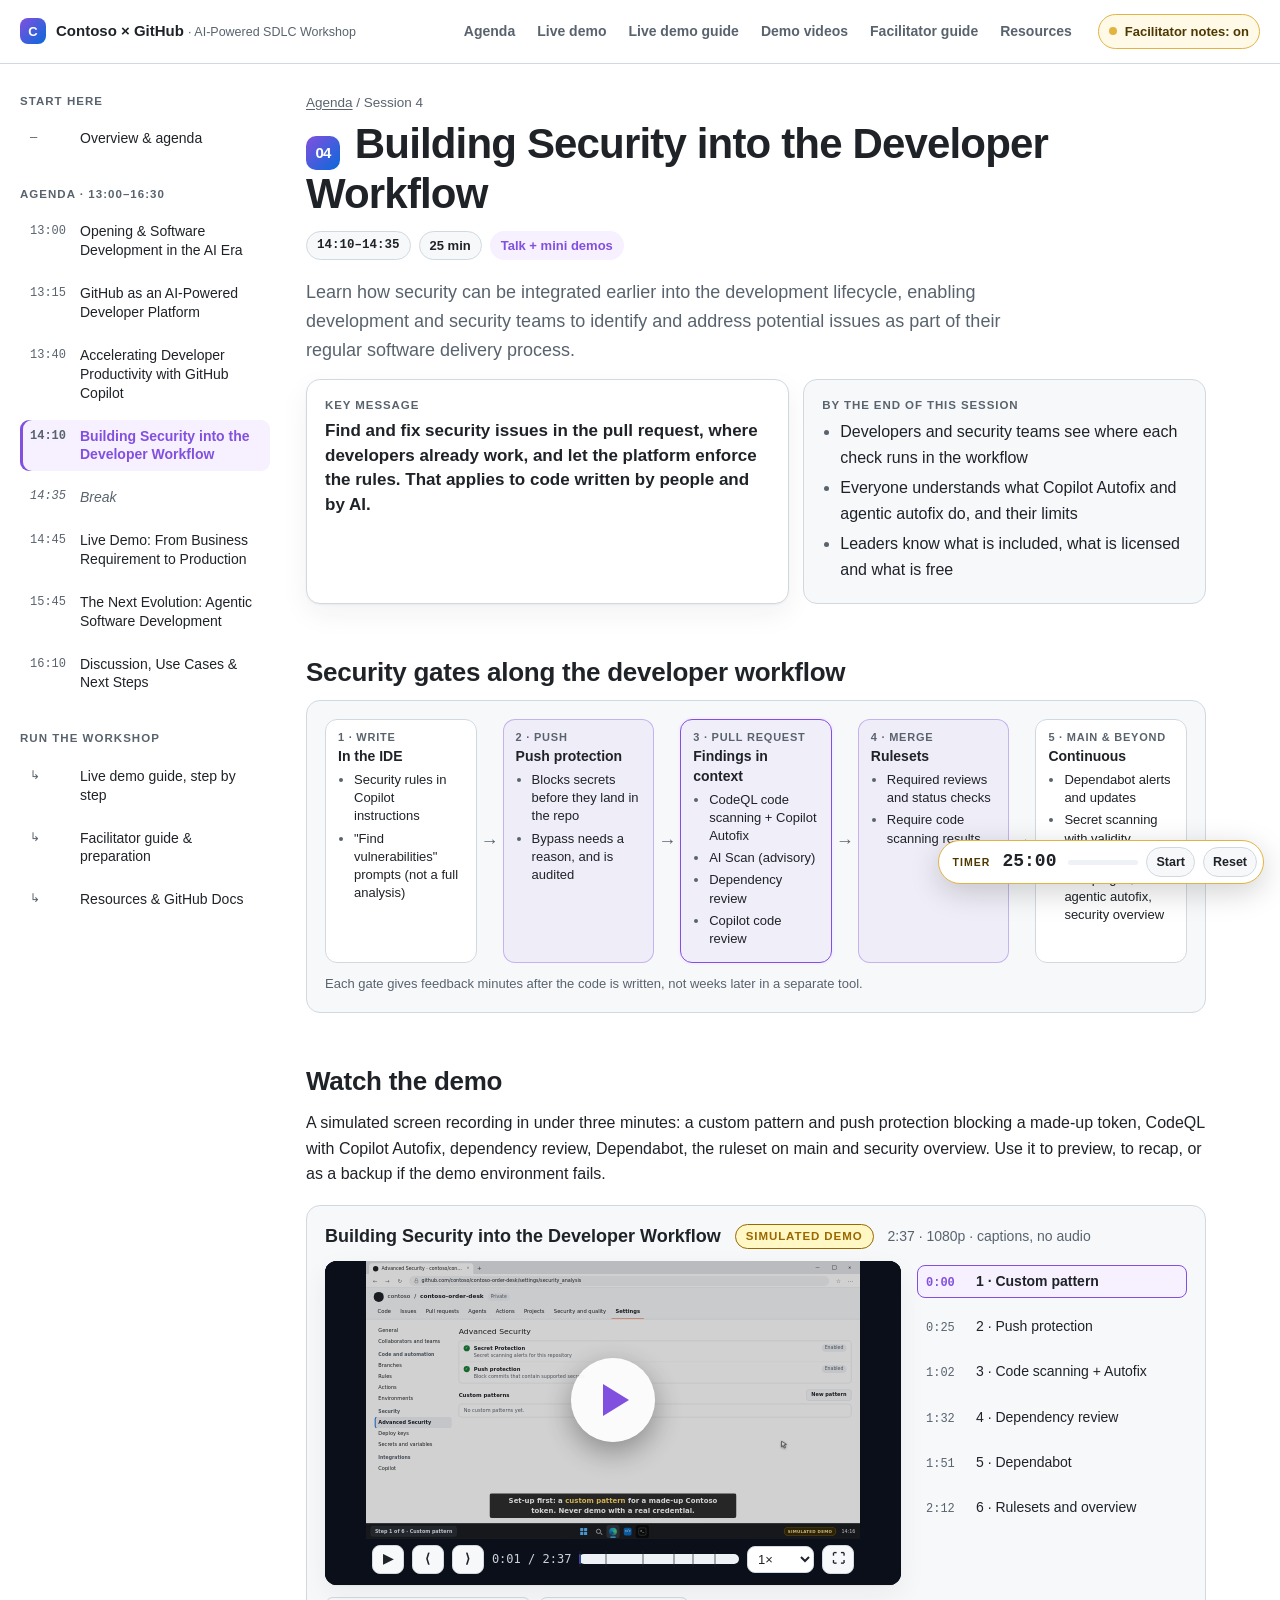
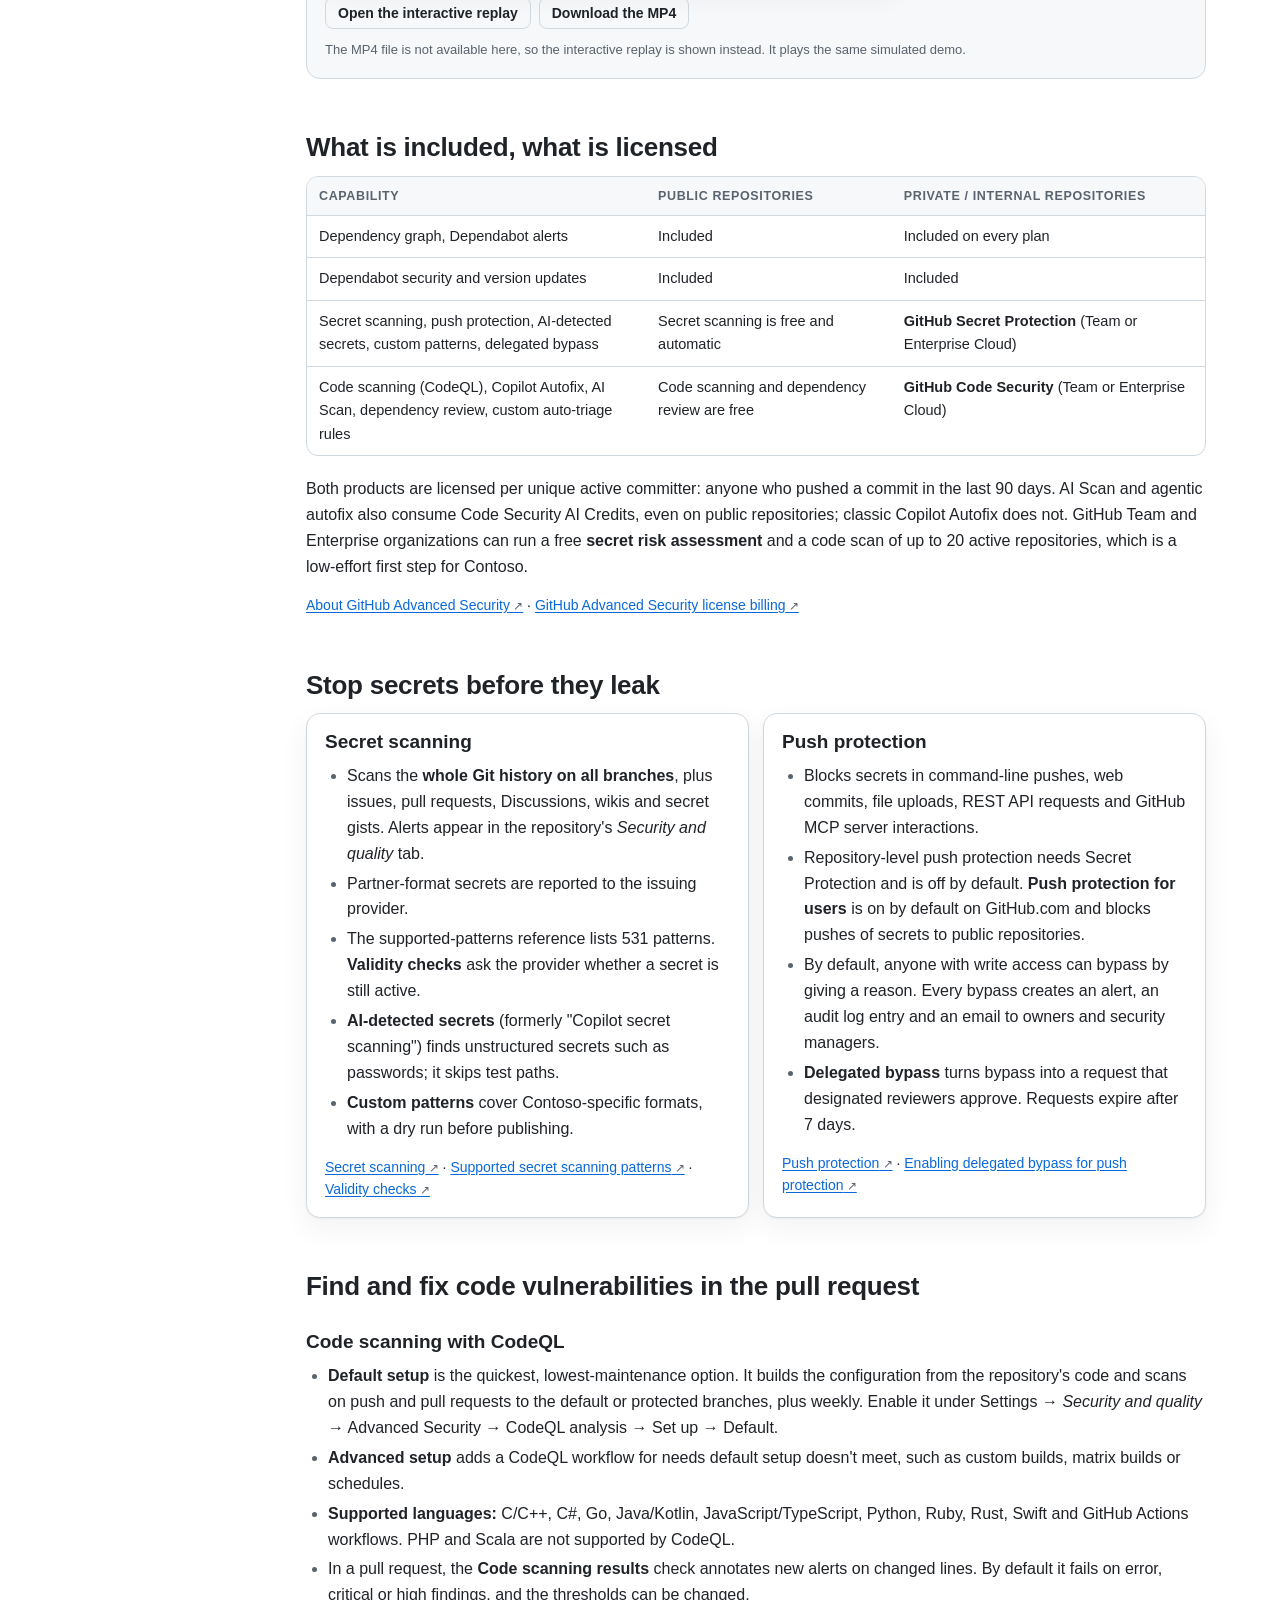
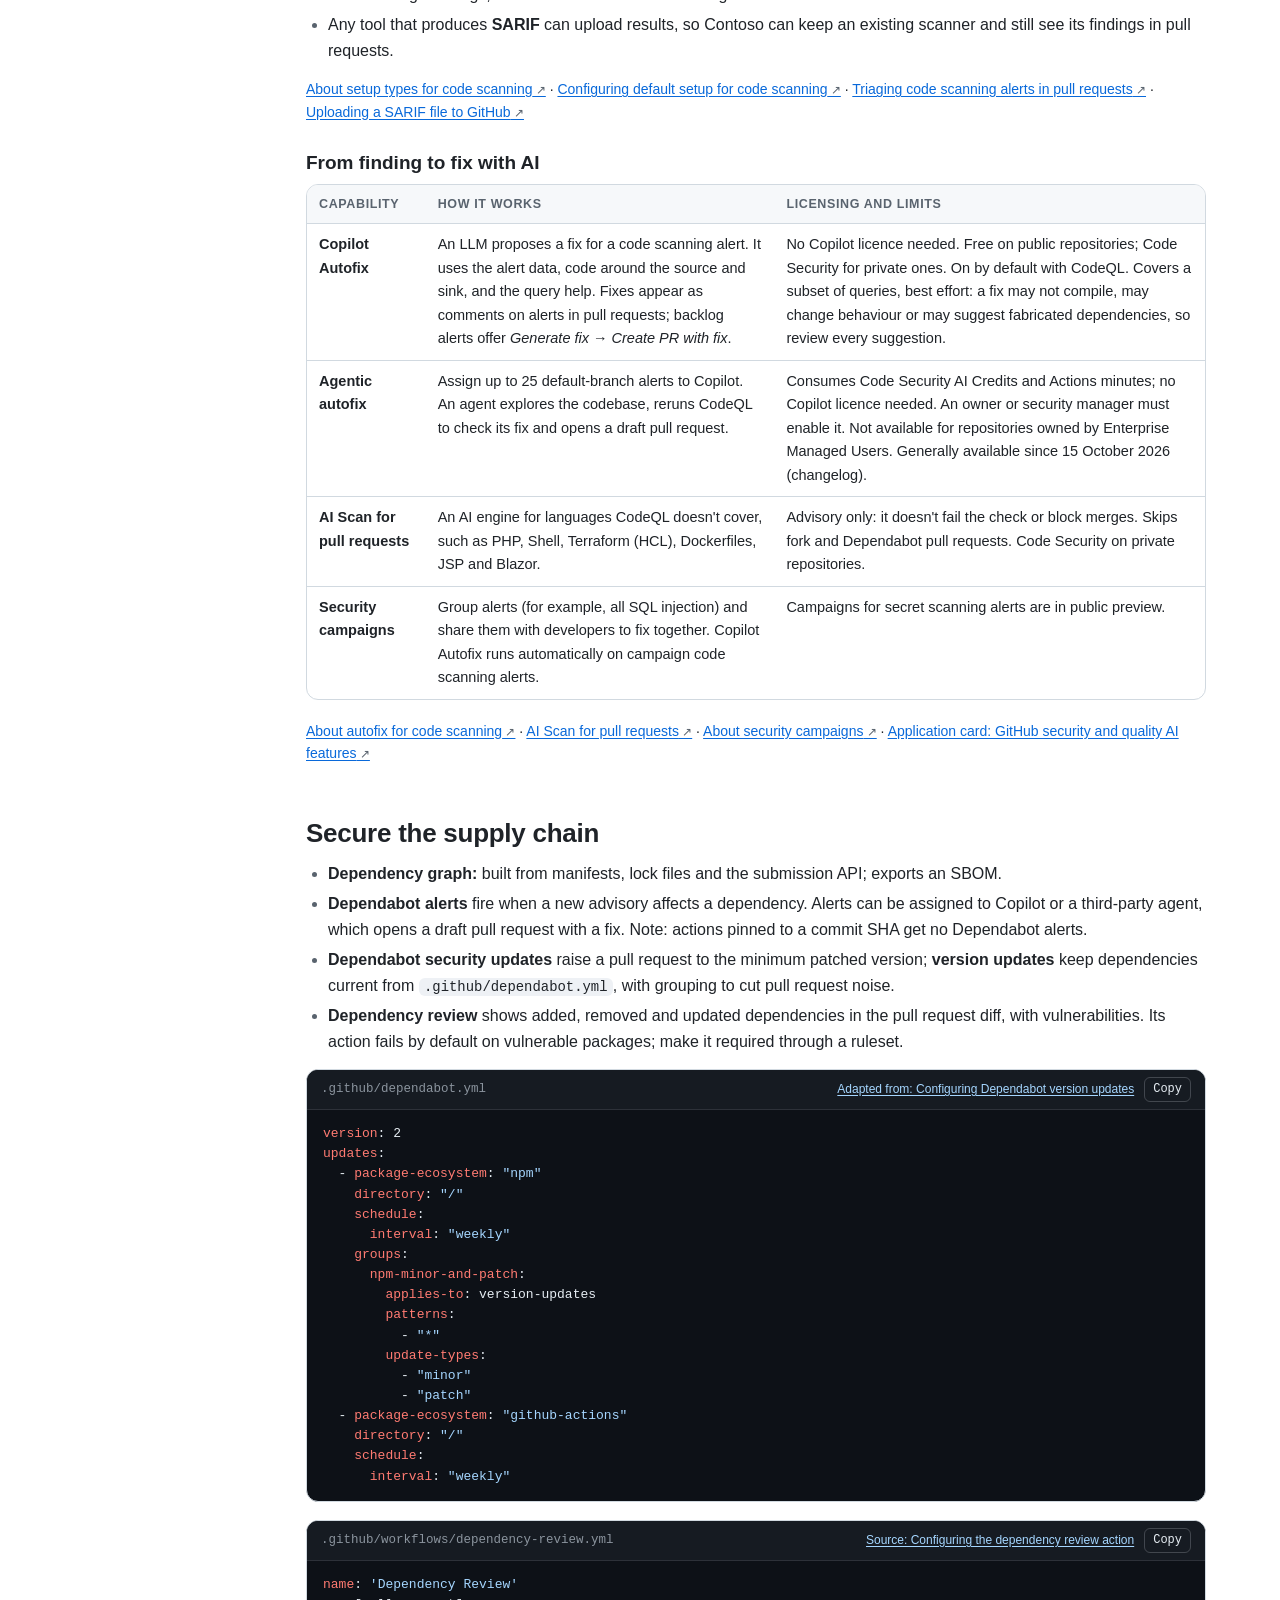
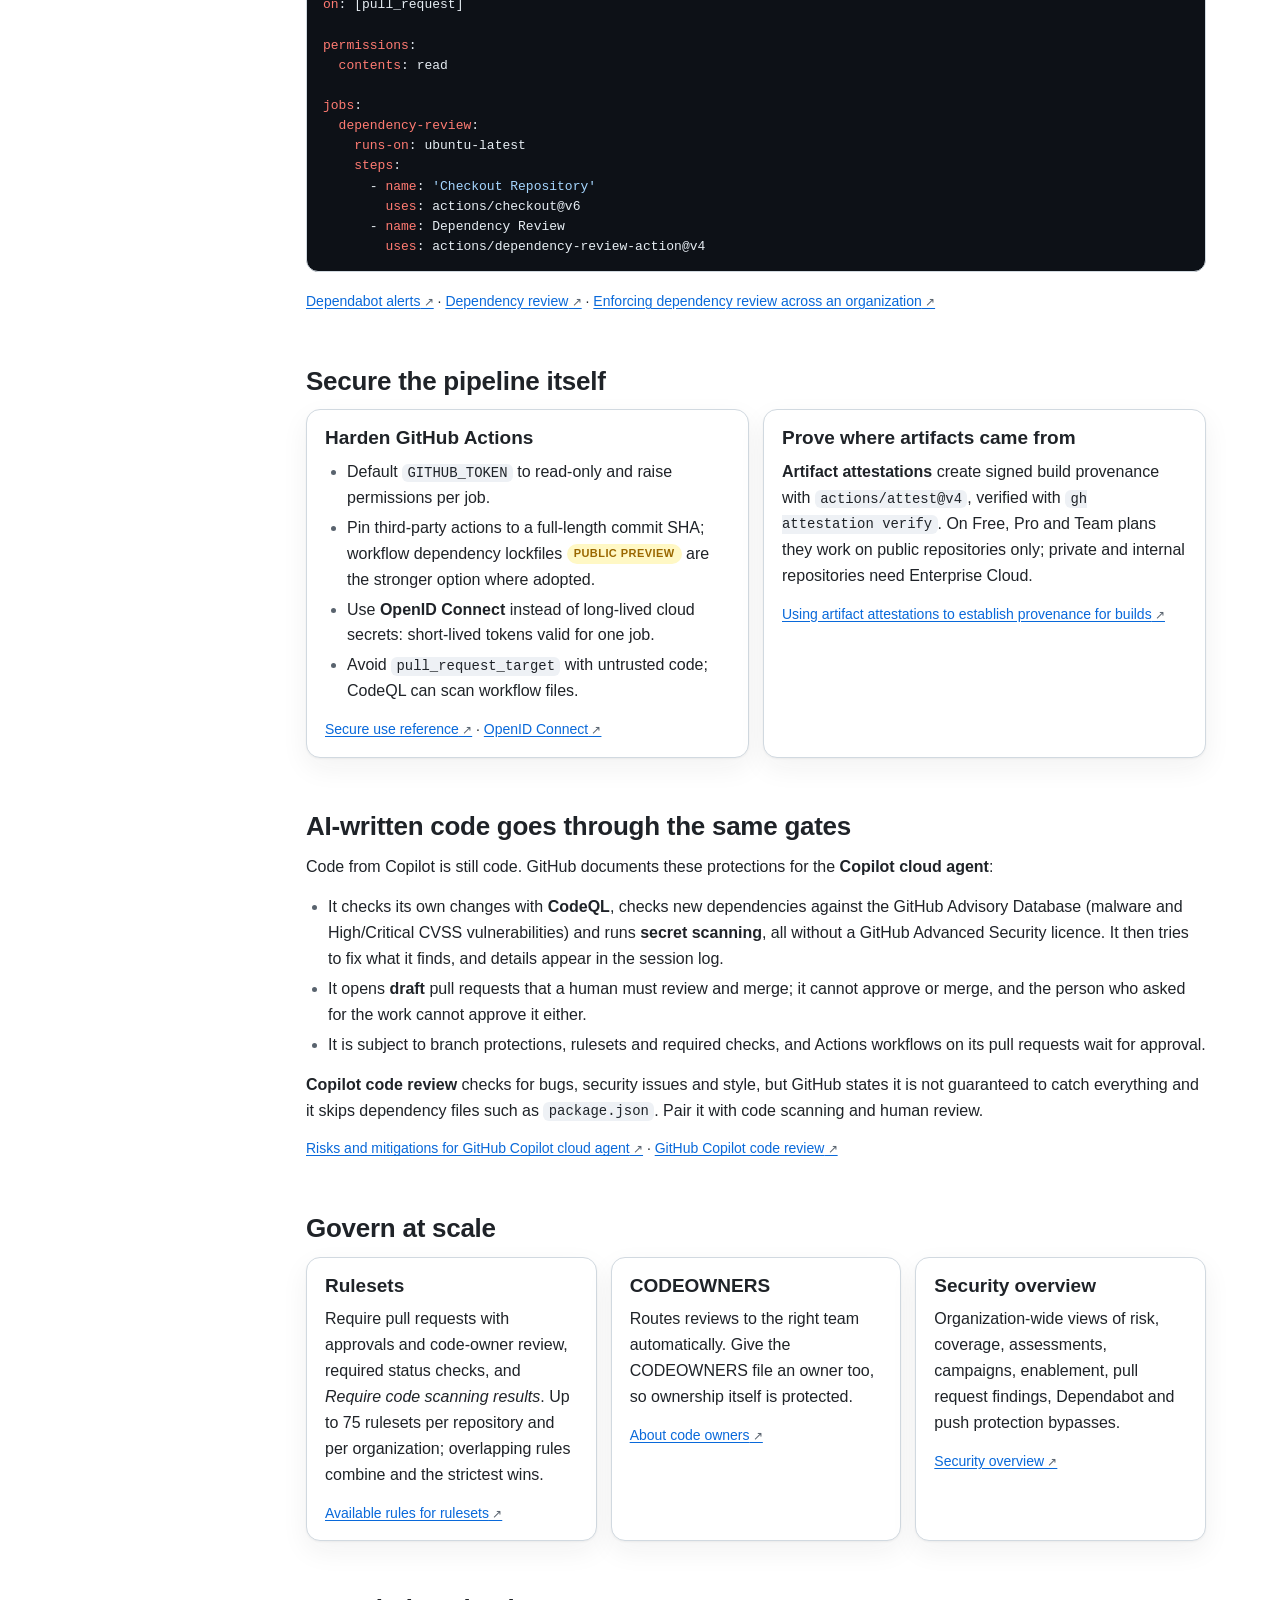
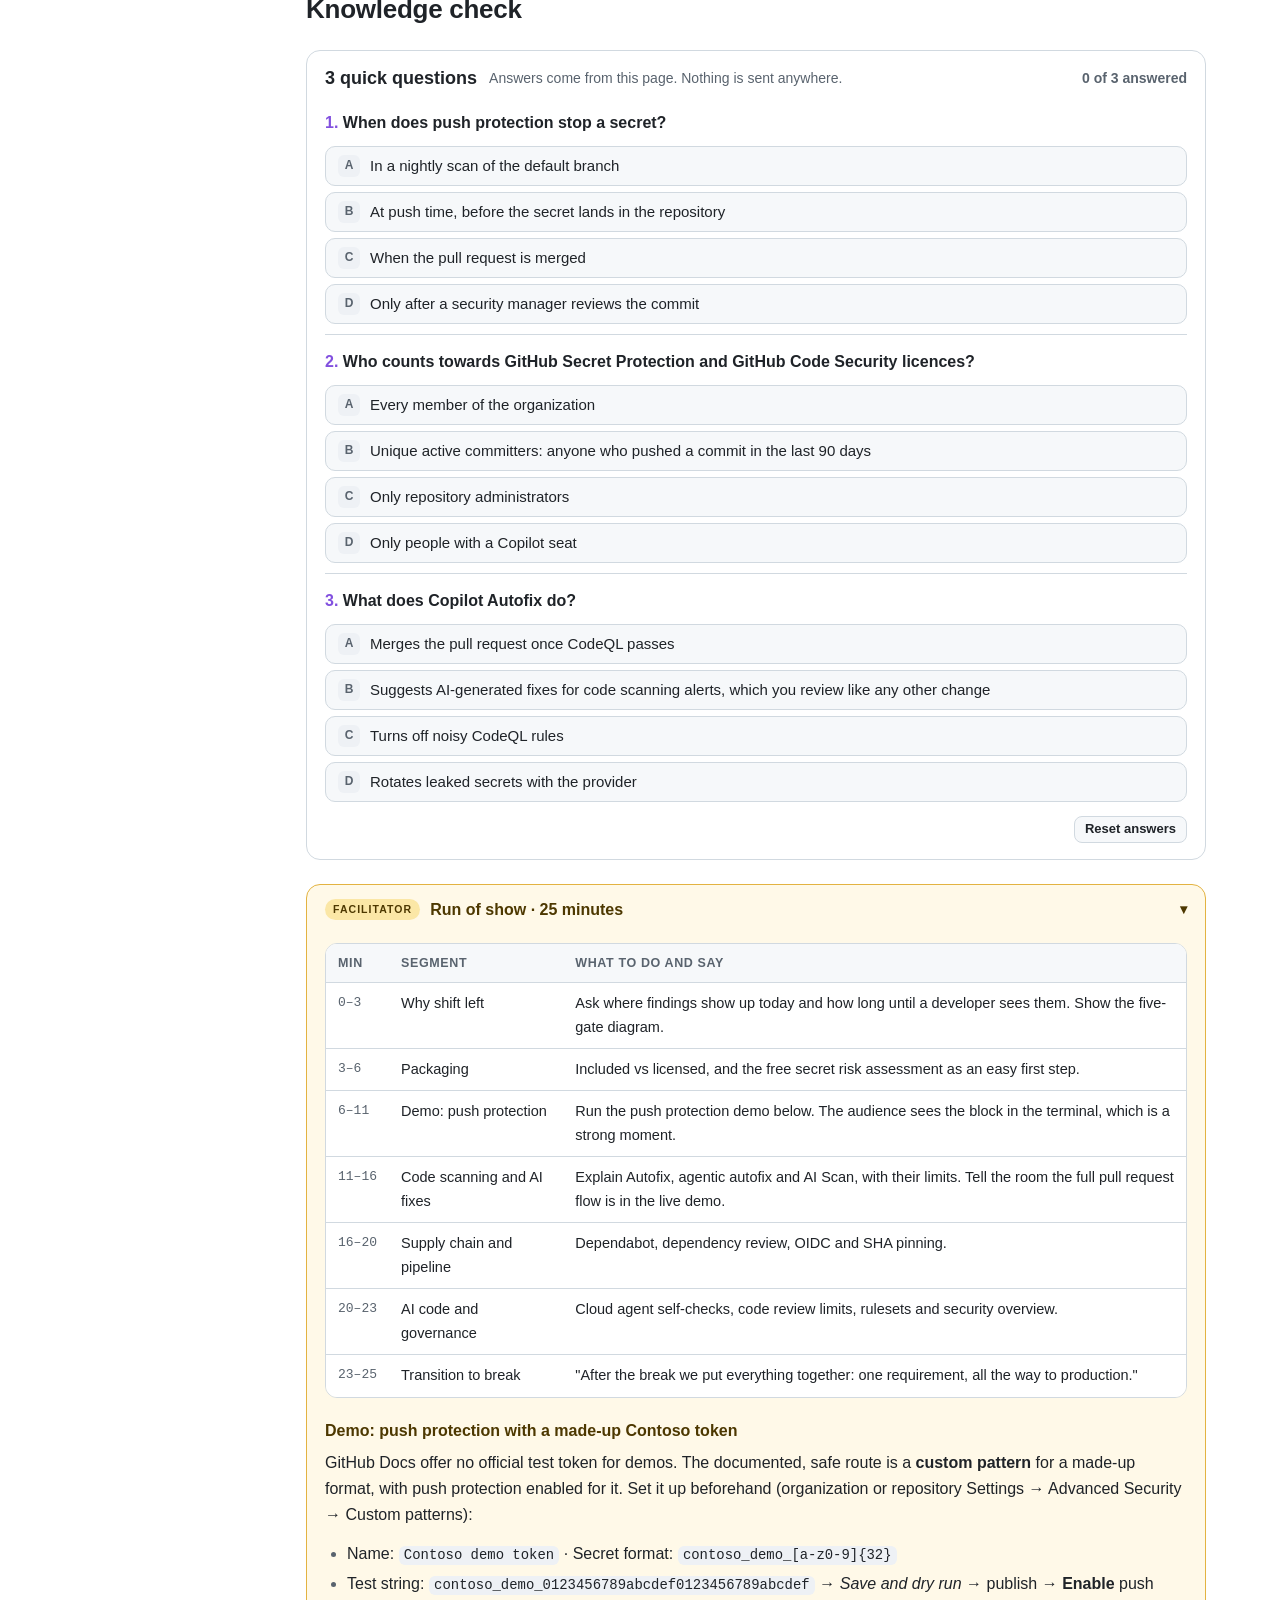
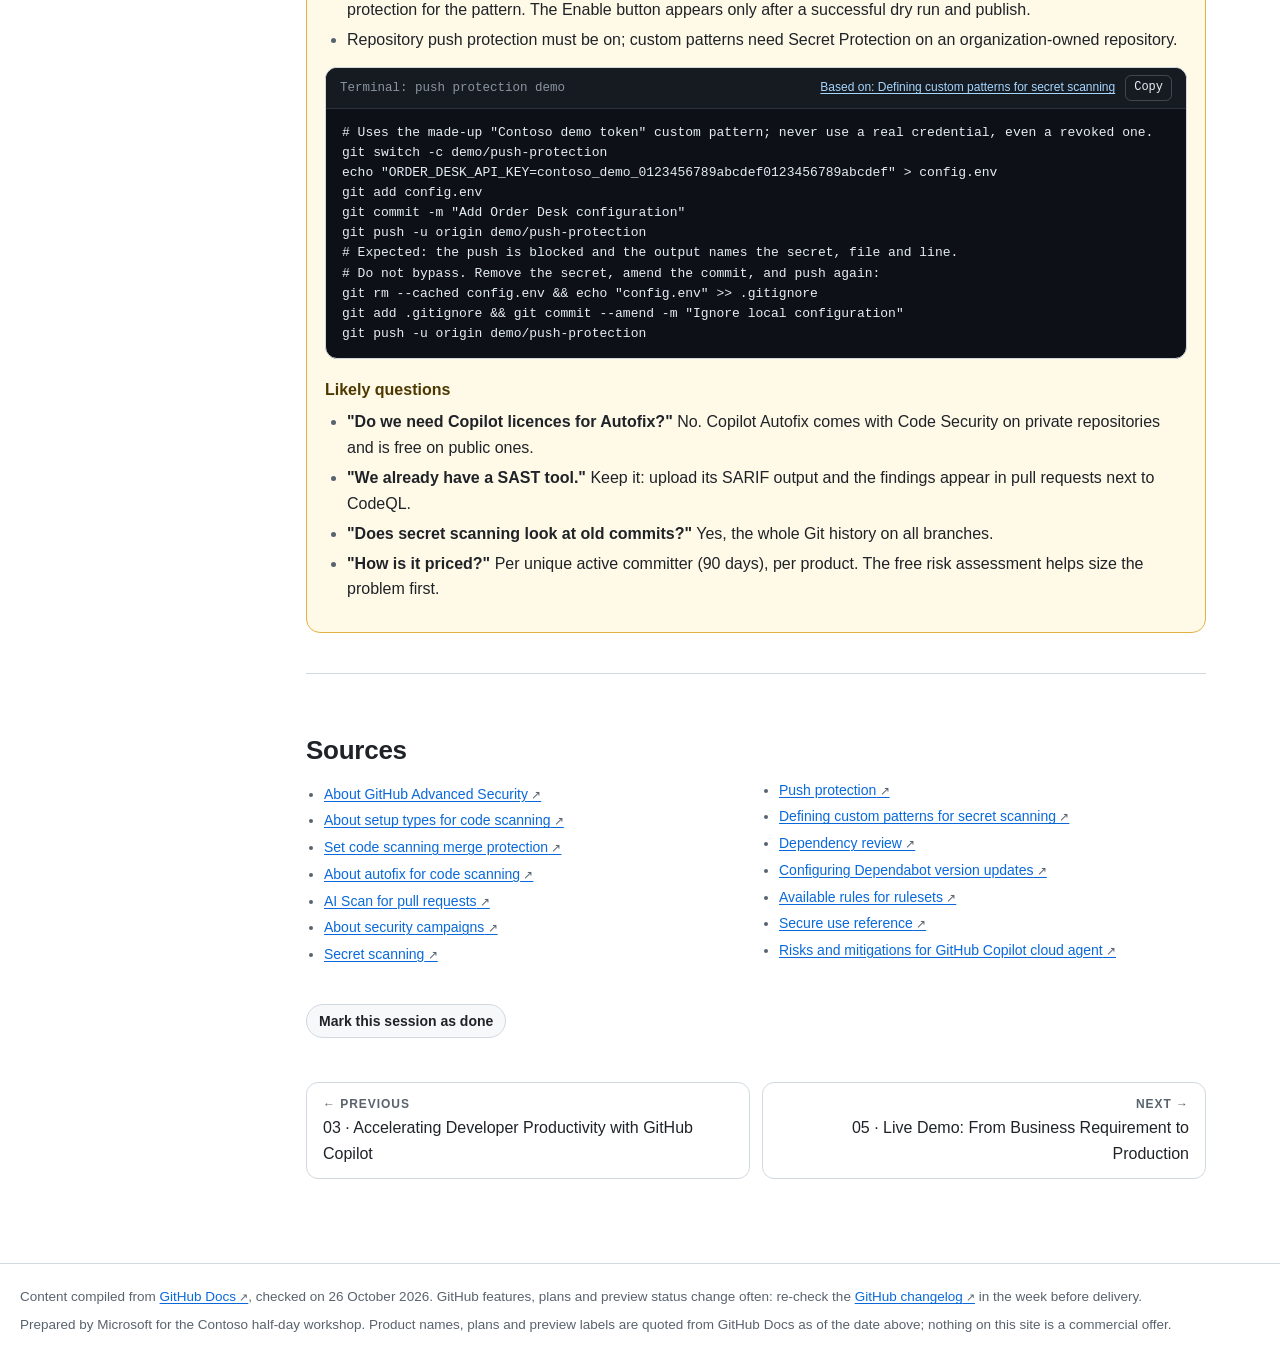
<file: 04-security.html>
<!DOCTYPE html>
<html dir="ltr" lang="en"><head>
<meta charset="utf-8"/>
<meta content="width=device-width, initial-scale=1" name="viewport"/>
<meta content="light dark" name="color-scheme"/>
<title>04 · Building Security into the Developer Workflow · Contoso × GitHub Workshop</title>
<meta content="Learn how security can be integrated earlier into the development lifecycle, enabling development and security teams to identify and address potential issues as part of their regular software delivery process." name="description"/>
<link href="assets/site.css?v=3" rel="stylesheet"/>
<script>
(function(){var d=document.documentElement;d.classList.add('js');try{if(localStorage.getItem('contoso-ws-fac')==='off'){d.classList.add('fac-off');}}catch(e){}})();
</script>
<script defer="" src="assets/site.js?v=3"></script>
</head>
<body>
<a class="skip" href="#main">Skip to content</a>
<header class="topbar">
  <nav aria-label="Site" class="nav">
    <a class="brand" href="index.html"><span aria-hidden="true" class="brand-mark">C</span><span>Contoso × GitHub <small>· AI-Powered SDLC Workshop</small></span></a>
    <ul>
      <li><a href="index.html">Agenda</a></li>
      <li><a href="05-live-demo.html">Live demo</a></li>
      <li><a href="live-demo-guide.html">Live demo guide</a></li>
      <li><a href="videos.html">Demo videos</a></li>
      <li><a href="facilitator.html">Facilitator guide</a></li>
      <li><a href="resources.html">Resources</a></li>
      
    </ul>
    <button aria-pressed="true" class="fac-toggle" title="Show or hide the facilitator notes on every page" type="button"><span aria-hidden="true" class="dot"></span><span class="lbl">Facilitator notes: on</span></button>
  </nav>
</header>
<div class="layout">
  <aside aria-label="Workshop sessions" class="sidebar">
    <details open="">
      <summary>Workshop sessions</summary>
      <h2>Start here</h2>
      <ol>
        <li><a href="index.html"><span class="t">—</span><span>Overview &amp; agenda</span></a></li>
      </ol>
      <h2>Agenda · 13:00–16:30</h2>
      <ol>
        <li><a href="01-ai-era.html"><span class="t">13:00</span><span>Opening &amp; Software Development in the AI Era</span></a></li>
        <li><a href="02-platform.html"><span class="t">13:15</span><span>GitHub as an AI-Powered Developer Platform</span></a></li>
        <li><a href="03-copilot.html"><span class="t">13:40</span><span>Accelerating Developer Productivity with GitHub Copilot</span></a></li>
        <li><a aria-current="page" href="04-security.html"><span class="t">14:10</span><span>Building Security into the Developer Workflow</span></a></li>
        <li class="brk"><span class="t">14:35</span><span>Break</span></li>
        <li><a href="05-live-demo.html"><span class="t">14:45</span><span>Live Demo: From Business Requirement to Production</span></a></li>
        <li><a href="06-agentic.html"><span class="t">15:45</span><span>The Next Evolution: Agentic Software Development</span></a></li>
        <li><a href="07-next-steps.html"><span class="t">16:10</span><span>Discussion, Use Cases &amp; Next Steps</span></a></li>
        
      </ol>
      <h2>Run the workshop</h2>
      <ol>
        <li><a href="live-demo-guide.html"><span class="t">↳</span><span>Live demo guide, step by step</span></a></li>
        <li><a href="facilitator.html"><span class="t">↳</span><span>Facilitator guide &amp; preparation</span></a></li>
        <li><a href="resources.html"><span class="t">↳</span><span>Resources &amp; GitHub Docs</span></a></li>
        <li><a href="videos.html"><span class="t">↳</span><span>Demo videos</span></a></li>
      </ol>
    </details>
  </aside>
  <main id="main">
    <div class="content">
<div class="crumbs"><a href="index.html#agenda">Agenda</a> / Session 4</div><h1><span class="num">04</span> Building Security into the Developer Workflow</h1><div class="chips"><span class="chip time">14:10–14:35</span><span class="chip">25 min</span><span class="chip demo">Talk + mini demos</span></div><p class="lede">Learn how security can be integrated earlier into the development lifecycle, enabling development and security teams to identify and address potential issues as part of their regular software delivery process.</p>

<div class="glance">
  <div class="card">
    <div class="k">Key message</div>
    <p class="keymsg">Find and fix security issues in the pull request, where developers already work, and let the platform enforce the rules. That applies to code written by people and by AI.</p>
  </div>
  <div class="card soft">
    <div class="k">By the end of this session</div>
    <ul>
      <li>Developers and security teams see where each check runs in the workflow</li>
      <li>Everyone understands what Copilot Autofix and agentic autofix do, and their limits</li>
      <li>Leaders know what is included, what is licensed and what is free</li>
    </ul>
  </div>
</div>

<h2 id="security-gates-along-the-developer-workflow">Security gates along the developer workflow</h2>
<figure class="diagram">
  <div aria-label="Security checks at each step: write, push, pull request, merge, and on the main branch" class="flow" role="img">
    <div class="node"><span class="tag">1 · Write</span><b>In the IDE</b><ul><li>Security rules in Copilot instructions</li><li>"Find vulnerabilities" prompts (not a full analysis)</li></ul></div>
    <div aria-hidden="true" class="arrow">→</div>
    <div class="node gh"><span class="tag">2 · Push</span><b>Push protection</b><ul><li>Blocks secrets before they land in the repo</li><li>Bypass needs a reason, and is audited</li></ul></div>
    <div aria-hidden="true" class="arrow">→</div>
    <div class="node gh hl"><span class="tag">3 · Pull request</span><b>Findings in context</b><ul><li>CodeQL code scanning + Copilot Autofix</li><li>AI Scan (advisory)</li><li>Dependency review</li><li>Copilot code review</li></ul></div>
    <div aria-hidden="true" class="arrow">→</div>
    <div class="node gh"><span class="tag">4 · Merge</span><b>Rulesets</b><ul><li>Required reviews and status checks</li><li>Require code scanning results</li></ul></div>
    <div aria-hidden="true" class="arrow">→</div>
    <div class="node"><span class="tag">5 · Main &amp; beyond</span><b>Continuous</b><ul><li>Dependabot alerts and updates</li><li>Secret scanning with validity checks</li><li>Campaigns, agentic autofix, security overview</li></ul></div>
  </div>
  <figcaption>Each gate gives feedback minutes after the code is written, not weeks later in a separate tool.</figcaption>
</figure>

<h2 id="watch">Watch the demo</h2>
<p>A simulated screen recording in under three minutes: a custom pattern and push protection blocking a made-up token, CodeQL with Copilot Autofix, dependency review, Dependabot, the ruleset on main and security overview. Use it to preview, to recap, or as a backup if the demo environment fails.</p>
<section aria-label="Building Security into the Developer Workflow: simulated video" class="vdemo" data-demo="security" data-title="Building Security into the Developer Workflow" id="video"><div class="vd-top"><h3>Building Security into the Developer Workflow</h3><span class="sim">Simulated demo</span><span class="small muted">2:37 · 1080p · captions, no audio</span></div><div class="vd"><div class="vd-player"><video controls="" playsinline="" poster="videos/security.jpg?v=3" preload="metadata"><source src="videos/security.mp4?v=3" type="video/mp4"/><a href="replay.html?demo=security">Open the interactive replay</a></video></div><ol aria-label="Chapters" class="vd-ch"><li><button data-t="0" type="button"><span class="tc">0:00</span><span>1 · Custom pattern</span></button></li><li><button data-t="25" type="button"><span class="tc">0:25</span><span>2 · Push protection</span></button></li><li><button data-t="62" type="button"><span class="tc">1:02</span><span>3 · Code scanning + Autofix</span></button></li><li><button data-t="92" type="button"><span class="tc">1:32</span><span>4 · Dependency review</span></button></li><li><button data-t="111" type="button"><span class="tc">1:51</span><span>5 · Dependabot</span></button></li><li><button data-t="132" type="button"><span class="tc">2:12</span><span>6 · Rulesets and overview</span></button></li></ol></div><div class="vd-links"><a class="ibtn" href="replay.html?demo=security">Open the interactive replay</a><a class="ibtn" download="security.mp4" href="videos/security.mp4?v=3">Download the MP4</a></div><p class="vd-note">A custom pattern and push protection blocking a made-up token, CodeQL with Copilot Autofix, dependency review, Dependabot, the ruleset on main and security overview. It is a simulated screen recording: the steps follow the runbook and GitHub Docs, but the screens are re-created and the AI output is illustrative. If you play it in front of the room, say that it is a simulation.</p></section>

<h2 id="what-is-included-what-is-licensed">What is included, what is licensed</h2>
<div class="tablewrap"><table>
  <thead><tr><th>Capability</th><th>Public repositories</th><th>Private / internal repositories</th></tr></thead>
  <tbody>
    <tr><td>Dependency graph, Dependabot alerts</td><td>Included</td><td>Included on every plan</td></tr>
    <tr><td>Dependabot security and version updates</td><td>Included</td><td>Included</td></tr>
    <tr><td>Secret scanning, push protection, AI-detected secrets, custom patterns, delegated bypass</td><td>Secret scanning is free and automatic</td><td><strong>GitHub Secret Protection</strong> (Team or Enterprise Cloud)</td></tr>
    <tr><td>Code scanning (CodeQL), Copilot Autofix, AI Scan, dependency review, custom auto-triage rules</td><td>Code scanning and dependency review are free</td><td><strong>GitHub Code Security</strong> (Team or Enterprise Cloud)</td></tr>
  </tbody>
</table></div>
<p>Both products are licensed per unique active committer: anyone who pushed a commit in the last 90 days. AI Scan and agentic autofix also consume Code Security AI Credits, even on public repositories; classic Copilot Autofix does not. GitHub Team and Enterprise organizations can run a free <strong>secret risk assessment</strong> and a code scan of up to 20 active repositories, which is a low-effort first step for Contoso.</p>
<p class="small"><a class="ext" href="https://docs.github.com/en/get-started/learning-about-github/about-github-advanced-security">About GitHub Advanced Security</a> · <a class="ext" href="https://docs.github.com/en/billing/concepts/product-billing/github-advanced-security">GitHub Advanced Security license billing</a></p>

<h2 id="stop-secrets-before-they-leak">Stop secrets before they leak</h2>
<div class="grid g2">
  <div class="card">
    <h3>Secret scanning</h3>
    <ul>
      <li>Scans the <strong>whole Git history on all branches</strong>, plus issues, pull requests, Discussions, wikis and secret gists. Alerts appear in the repository's <em>Security and quality</em> tab.</li>
      <li>Partner-format secrets are reported to the issuing provider.</li>
      <li>The supported-patterns reference lists 531 patterns. <strong>Validity checks</strong> ask the provider whether a secret is still active.</li>
      <li><strong>AI-detected secrets</strong> (formerly "Copilot secret scanning") finds unstructured secrets such as passwords; it skips test paths.</li>
      <li><strong>Custom patterns</strong> cover Contoso-specific formats, with a dry run before publishing.</li>
    </ul>
    <p class="small"><a class="ext" href="https://docs.github.com/en/code-security/concepts/secret-security/secret-scanning">Secret scanning</a> · <a class="ext" href="https://docs.github.com/en/code-security/reference/secret-security/supported-secret-scanning-patterns">Supported secret scanning patterns</a> · <a class="ext" href="https://docs.github.com/en/code-security/concepts/secret-security/validity-checks">Validity checks</a></p>
  </div>
  <div class="card">
    <h3>Push protection</h3>
    <ul>
      <li>Blocks secrets in command-line pushes, web commits, file uploads, REST API requests and GitHub MCP server interactions.</li>
      <li>Repository-level push protection needs Secret Protection and is off by default. <strong>Push protection for users</strong> is on by default on GitHub.com and blocks pushes of secrets to public repositories.</li>
      <li>By default, anyone with write access can bypass by giving a reason. Every bypass creates an alert, an audit log entry and an email to owners and security managers.</li>
      <li><strong>Delegated bypass</strong> turns bypass into a request that designated reviewers approve. Requests expire after 7 days.</li>
    </ul>
    <p class="small"><a class="ext" href="https://docs.github.com/en/code-security/concepts/secret-security/push-protection">Push protection</a> · <a class="ext" href="https://docs.github.com/en/code-security/how-tos/secure-your-secrets/manage-bypass-requests/enable-delegated-bypass">Enabling delegated bypass for push protection</a></p>
  </div>
</div>

<h2 id="find-and-fix-code-vulnerabilities-in-the-pull-request">Find and fix code vulnerabilities in the pull request</h2>
<h3>Code scanning with CodeQL</h3>
<ul>
  <li><strong>Default setup</strong> is the quickest, lowest-maintenance option. It builds the configuration from the repository's code and scans on push and pull requests to the default or protected branches, plus weekly. Enable it under Settings → <em>Security and quality</em> → Advanced Security → CodeQL analysis → Set up → Default.</li>
  <li><strong>Advanced setup</strong> adds a CodeQL workflow for needs default setup doesn't meet, such as custom builds, matrix builds or schedules.</li>
  <li><strong>Supported languages:</strong> C/C++, C#, Go, Java/Kotlin, JavaScript/TypeScript, Python, Ruby, Rust, Swift and GitHub Actions workflows. PHP and Scala are not supported by CodeQL.</li>
  <li>In a pull request, the <strong>Code scanning results</strong> check annotates new alerts on changed lines. By default it fails on error, critical or high findings, and the thresholds can be changed.</li>
  <li>Any tool that produces <strong>SARIF</strong> can upload results, so Contoso can keep an existing scanner and still see its findings in pull requests.</li>
</ul>
<p class="small"><a class="ext" href="https://docs.github.com/en/code-security/concepts/code-scanning/setup-types">About setup types for code scanning</a> · <a class="ext" href="https://docs.github.com/en/code-security/how-tos/find-and-fix-code-vulnerabilities/configure-code-scanning/configure-code-scanning">Configuring default setup for code scanning</a> · <a class="ext" href="https://docs.github.com/en/code-security/how-tos/manage-security-alerts/manage-code-scanning-alerts/triage-alerts-in-pull-requests">Triaging code scanning alerts in pull requests</a> · <a class="ext" href="https://docs.github.com/en/code-security/how-tos/find-and-fix-code-vulnerabilities/integrate-with-existing-tools/upload-sarif-file">Uploading a SARIF file to GitHub</a></p>

<h3>From finding to fix with AI</h3>
<div class="tablewrap"><table>
  <thead><tr><th>Capability</th><th>How it works</th><th>Licensing and limits</th></tr></thead>
  <tbody>
    <tr><td><strong>Copilot Autofix</strong></td><td>An LLM proposes a fix for a code scanning alert. It uses the alert data, code around the source and sink, and the query help. Fixes appear as comments on alerts in pull requests; backlog alerts offer <em>Generate fix</em> → <em>Create PR with fix</em>.</td><td>No Copilot licence needed. Free on public repositories; Code Security for private ones. On by default with CodeQL. Covers a subset of queries, best effort: a fix may not compile, may change behaviour or may suggest fabricated dependencies, so review every suggestion.</td></tr>
    <tr><td><strong>Agentic autofix</strong></td><td>Assign up to 25 default-branch alerts to Copilot. An agent explores the codebase, reruns CodeQL to check its fix and opens a draft pull request.</td><td>Consumes Code Security AI Credits and Actions minutes; no Copilot licence needed. An owner or security manager must enable it. Not available for repositories owned by Enterprise Managed Users. Generally available since 15 October 2026 (changelog).</td></tr>
    <tr><td><strong>AI Scan for pull requests</strong></td><td>An AI engine for languages CodeQL doesn't cover, such as PHP, Shell, Terraform (HCL), Dockerfiles, JSP and Blazor.</td><td>Advisory only: it doesn't fail the check or block merges. Skips fork and Dependabot pull requests. Code Security on private repositories.</td></tr>
    <tr><td><strong>Security campaigns</strong></td><td>Group alerts (for example, all SQL injection) and share them with developers to fix together. Copilot Autofix runs automatically on campaign code scanning alerts.</td><td>Campaigns for secret scanning alerts are in public preview.</td></tr>
  </tbody>
</table></div>
<p class="small"><a class="ext" href="https://docs.github.com/en/code-security/concepts/code-scanning/autofix-for-code-scanning">About autofix for code scanning</a> · <a class="ext" href="https://docs.github.com/en/code-security/concepts/code-scanning/ai-powered-security-detections">AI Scan for pull requests</a> · <a class="ext" href="https://docs.github.com/en/code-security/concepts/security-at-scale/about-security-campaigns">About security campaigns</a> · <a class="ext" href="https://docs.github.com/en/code-security/responsible-use/security-and-quality-ai-features">Application card: GitHub security and quality AI features</a></p>

<h2 id="secure-the-supply-chain">Secure the supply chain</h2>
<ul>
  <li><strong>Dependency graph:</strong> built from manifests, lock files and the submission API; exports an SBOM.</li>
  <li><strong>Dependabot alerts</strong> fire when a new advisory affects a dependency. Alerts can be assigned to Copilot or a third-party agent, which opens a draft pull request with a fix. Note: actions pinned to a commit SHA get no Dependabot alerts.</li>
  <li><strong>Dependabot security updates</strong> raise a pull request to the minimum patched version; <strong>version updates</strong> keep dependencies current from <code>.github/dependabot.yml</code>, with grouping to cut pull request noise.</li>
  <li><strong>Dependency review</strong> shows added, removed and updated dependencies in the pull request diff, with vulnerabilities. Its action fails by default on vulnerable packages; make it required through a ruleset.</li>
</ul>
<figure class="code"><figcaption><span>.github/dependabot.yml</span><span class="src"><a href="https://docs.github.com/en/code-security/how-tos/secure-your-supply-chain/secure-your-dependencies/configure-version-updates">Adapted from: Configuring Dependabot version updates</a></span></figcaption><pre><code><span class="y-k">version</span>: 2
<span class="y-k">updates</span>:
  - <span class="y-k">package-ecosystem</span>: <span class="y-s">"npm"</span>
    <span class="y-k">directory</span>: <span class="y-s">"/"</span>
    <span class="y-k">schedule</span>:
      <span class="y-k">interval</span>: <span class="y-s">"weekly"</span>
    <span class="y-k">groups</span>:
      <span class="y-k">npm-minor-and-patch</span>:
        <span class="y-k">applies-to</span>: version-updates
        <span class="y-k">patterns</span>:
          - <span class="y-s">"*"</span>
        <span class="y-k">update-types</span>:
          - <span class="y-s">"minor"</span>
          - <span class="y-s">"patch"</span>
  - <span class="y-k">package-ecosystem</span>: <span class="y-s">"github-actions"</span>
    <span class="y-k">directory</span>: <span class="y-s">"/"</span>
    <span class="y-k">schedule</span>:
      <span class="y-k">interval</span>: <span class="y-s">"weekly"</span></code></pre></figure>
<figure class="code"><figcaption><span>.github/workflows/dependency-review.yml</span><span class="src"><a href="https://docs.github.com/en/code-security/how-tos/secure-your-supply-chain/manage-your-dependency-security/configure-dependency-review-action">Source: Configuring the dependency review action</a></span></figcaption><pre><code><span class="y-k">name</span>: <span class="y-s">'Dependency Review'</span>
<span class="y-k">on</span>: [pull_request]

<span class="y-k">permissions</span>:
  <span class="y-k">contents</span>: read

<span class="y-k">jobs</span>:
  <span class="y-k">dependency-review</span>:
    <span class="y-k">runs-on</span>: ubuntu-latest
    <span class="y-k">steps</span>:
      - <span class="y-k">name</span>: <span class="y-s">'Checkout Repository'</span>
        <span class="y-k">uses</span>: actions/checkout@v6
      - <span class="y-k">name</span>: Dependency Review
        <span class="y-k">uses</span>: actions/dependency-review-action@v4</code></pre></figure>
<p class="small"><a class="ext" href="https://docs.github.com/en/code-security/concepts/supply-chain-security/dependabot-alerts">Dependabot alerts</a> · <a class="ext" href="https://docs.github.com/en/code-security/concepts/supply-chain-security/dependency-review">Dependency review</a> · <a class="ext" href="https://docs.github.com/en/code-security/how-tos/secure-at-scale/configure-organization-security/configure-specific-tools/enforce-dependency-review">Enforcing dependency review across an organization</a></p>

<h2 id="secure-the-pipeline-itself">Secure the pipeline itself</h2>
<div class="grid g2">
  <div class="card">
    <h3>Harden GitHub Actions</h3>
    <ul>
      <li>Default <code>GITHUB_TOKEN</code> to read-only and raise permissions per job.</li>
      <li>Pin third-party actions to a full-length commit SHA; workflow dependency lockfiles <span class="st pv">Public preview</span> are the stronger option where adopted.</li>
      <li>Use <strong>OpenID Connect</strong> instead of long-lived cloud secrets: short-lived tokens valid for one job.</li>
      <li>Avoid <code>pull_request_target</code> with untrusted code; CodeQL can scan workflow files.</li>
    </ul>
    <p class="small"><a class="ext" href="https://docs.github.com/en/actions/reference/security/secure-use">Secure use reference</a> · <a class="ext" href="https://docs.github.com/en/actions/concepts/security/openid-connect">OpenID Connect</a></p>
  </div>
  <div class="card">
    <h3>Prove where artifacts came from</h3>
    <p><strong>Artifact attestations</strong> create signed build provenance with <code>actions/attest@v4</code>, verified with <code>gh attestation verify</code>. On Free, Pro and Team plans they work on public repositories only; private and internal repositories need Enterprise Cloud.</p>
    <p class="small"><a class="ext" href="https://docs.github.com/en/actions/how-tos/secure-your-work/use-artifact-attestations/use-artifact-attestations">Using artifact attestations to establish provenance for builds</a></p>
  </div>
</div>

<h2 id="ai-written-code-goes-through-the-same-gates">AI-written code goes through the same gates</h2>
<p>Code from Copilot is still code. GitHub documents these protections for the <strong>Copilot cloud agent</strong>:</p>
<ul>
  <li>It checks its own changes with <strong>CodeQL</strong>, checks new dependencies against the GitHub Advisory Database (malware and High/Critical CVSS vulnerabilities) and runs <strong>secret scanning</strong>, all without a GitHub Advanced Security licence. It then tries to fix what it finds, and details appear in the session log.</li>
  <li>It opens <strong>draft</strong> pull requests that a human must review and merge; it cannot approve or merge, and the person who asked for the work cannot approve it either.</li>
  <li>It is subject to branch protections, rulesets and required checks, and Actions workflows on its pull requests wait for approval.</li>
</ul>
<p><strong>Copilot code review</strong> checks for bugs, security issues and style, but GitHub states it is not guaranteed to catch everything and it skips dependency files such as <code>package.json</code>. Pair it with code scanning and human review.</p>
<p class="small"><a class="ext" href="https://docs.github.com/en/copilot/concepts/security-governance-and-network-settings/risks-and-mitigations">Risks and mitigations for GitHub Copilot cloud agent</a> · <a class="ext" href="https://docs.github.com/en/copilot/concepts/agent-capabilities/agent-powered-workflows-and-operations/code-review">GitHub Copilot code review</a></p>

<h2 id="govern-at-scale">Govern at scale</h2>
<div class="grid g3">
  <div class="card"><h3>Rulesets</h3><p>Require pull requests with approvals and code-owner review, required status checks, and <em>Require code scanning results</em>. Up to 75 rulesets per repository and per organization; overlapping rules combine and the strictest wins.</p><p class="small"><a class="ext" href="https://docs.github.com/en/repositories/configuring-branches-and-merges-in-your-repository/managing-rulesets/available-rules-for-rulesets">Available rules for rulesets</a></p></div>
  <div class="card"><h3>CODEOWNERS</h3><p>Routes reviews to the right team automatically. Give the CODEOWNERS file an owner too, so ownership itself is protected.</p><p class="small"><a class="ext" href="https://docs.github.com/en/repositories/managing-your-repositorys-settings-and-features/customizing-your-repository/about-code-owners">About code owners</a></p></div>
  <div class="card"><h3>Security overview</h3><p>Organization-wide views of risk, coverage, assessments, campaigns, enablement, pull request findings, Dependabot and push protection bypasses.</p><p class="small"><a class="ext" href="https://docs.github.com/en/code-security/concepts/security-at-scale/security-overview">Security overview</a></p></div>
</div>

<h2 id="knowledge-check">Knowledge check</h2><section aria-label="Knowledge check" class="quiz" data-quiz="s4"><div class="qz-head"><h3>3 quick questions</h3><span class="small muted">Answers come from this page. Nothing is sent anywhere.</span><span aria-live="polite" class="qz-score"></span></div><ol class="qs"><li class="q" data-a="1" data-n="0"><p>When does push protection stop a secret?</p><div class="opts"><button type="button"><span class="k">A</span><span>In a nightly scan of the default branch</span></button><button type="button"><span class="k">B</span><span>At push time, before the secret lands in the repository</span></button><button type="button"><span class="k">C</span><span>When the pull request is merged</span></button><button type="button"><span class="k">D</span><span>Only after a security manager reviews the commit</span></button></div><div aria-live="polite" class="why"><b></b>Push protection blocks secrets in command-line pushes, web commits, file uploads, REST API requests and GitHub MCP server interactions. A bypass needs a reason and is audited.</div></li><li class="q" data-a="1" data-n="1"><p>Who counts towards GitHub Secret Protection and GitHub Code Security licences?</p><div class="opts"><button type="button"><span class="k">A</span><span>Every member of the organization</span></button><button type="button"><span class="k">B</span><span>Unique active committers: anyone who pushed a commit in the last 90 days</span></button><button type="button"><span class="k">C</span><span>Only repository administrators</span></button><button type="button"><span class="k">D</span><span>Only people with a Copilot seat</span></button></div><div aria-live="polite" class="why"><b></b>Both products are licensed per unique active committer.</div></li><li class="q" data-a="1" data-n="2"><p>What does Copilot Autofix do?</p><div class="opts"><button type="button"><span class="k">A</span><span>Merges the pull request once CodeQL passes</span></button><button type="button"><span class="k">B</span><span>Suggests AI-generated fixes for code scanning alerts, which you review like any other change</span></button><button type="button"><span class="k">C</span><span>Turns off noisy CodeQL rules</span></button><button type="button"><span class="k">D</span><span>Rotates leaked secrets with the provider</span></button></div><div aria-live="polite" class="why"><b></b>Autofix proposes a fix inside the pull request and a developer decides. With agentic autofix you can also assign alerts to Copilot, which fixes, rechecks with CodeQL and opens a draft pull request.</div></li></ol><div class="qz-foot"><button class="ibtn sm" data-reset="" type="button">Reset answers</button></div></section>

<details class="facilitator" open="">
  <summary>Run of show · 25 minutes</summary>
  <div class="fbody">
    <div class="tablewrap"><table>
      <thead><tr><th>Min</th><th>Segment</th><th>What to do and say</th></tr></thead>
      <tbody>
        <tr><td class="t">0–3</td><td>Why shift left</td><td>Ask where findings show up today and how long until a developer sees them. Show the five-gate diagram.</td></tr>
        <tr><td class="t">3–6</td><td>Packaging</td><td>Included vs licensed, and the free secret risk assessment as an easy first step.</td></tr>
        <tr><td class="t">6–11</td><td>Demo: push protection</td><td>Run the push protection demo below. The audience sees the block in the terminal, which is a strong moment.</td></tr>
        <tr><td class="t">11–16</td><td>Code scanning and AI fixes</td><td>Explain Autofix, agentic autofix and AI Scan, with their limits. Tell the room the full pull request flow is in the live demo.</td></tr>
        <tr><td class="t">16–20</td><td>Supply chain and pipeline</td><td>Dependabot, dependency review, OIDC and SHA pinning.</td></tr>
        <tr><td class="t">20–23</td><td>AI code and governance</td><td>Cloud agent self-checks, code review limits, rulesets and security overview.</td></tr>
        <tr><td class="t">23–25</td><td>Transition to break</td><td>"After the break we put everything together: one requirement, all the way to production."</td></tr>
      </tbody>
    </table></div>
    <h4>Demo: push protection with a made-up Contoso token</h4>
    <p>GitHub Docs offer no official test token for demos. The documented, safe route is a <strong>custom pattern</strong> for a made-up format, with push protection enabled for it. Set it up beforehand (organization or repository Settings → Advanced Security → Custom patterns):</p>
    <ul>
      <li>Name: <code>Contoso demo token</code> · Secret format: <code>contoso_demo_[a-z0-9]{32}</code></li>
      <li>Test string: <code>contoso_demo_0123456789abcdef0123456789abcdef</code> → <em>Save and dry run</em> → publish → <strong>Enable</strong> push protection for the pattern. The Enable button appears only after a successful dry run and publish.</li>
      <li>Repository push protection must be on; custom patterns need Secret Protection on an organization-owned repository.</li>
    </ul>
    <figure class="code"><figcaption><span>Terminal: push protection demo</span><span class="src"><a href="https://docs.github.com/en/code-security/how-tos/secure-your-secrets/customize-leak-detection/define-custom-patterns">Based on: Defining custom patterns for secret scanning</a></span></figcaption><pre><code># Uses the made-up "Contoso demo token" custom pattern; never use a real credential, even a revoked one.
git switch -c demo/push-protection
echo "ORDER_DESK_API_KEY=contoso_demo_0123456789abcdef0123456789abcdef" &gt; config.env
git add config.env
git commit -m "Add Order Desk configuration"
git push -u origin demo/push-protection
# Expected: the push is blocked and the output names the secret, file and line.
# Do not bypass. Remove the secret, amend the commit, and push again:
git rm --cached config.env &amp;&amp; echo "config.env" &gt;&gt; .gitignore
git add .gitignore &amp;&amp; git commit --amend -m "Ignore local configuration"
git push -u origin demo/push-protection</code></pre></figure>
    <h4>Likely questions</h4>
    <ul>
      <li><strong>"Do we need Copilot licences for Autofix?"</strong> No. Copilot Autofix comes with Code Security on private repositories and is free on public ones.</li>
      <li><strong>"We already have a SAST tool."</strong> Keep it: upload its SARIF output and the findings appear in pull requests next to CodeQL.</li>
      <li><strong>"Does secret scanning look at old commits?"</strong> Yes, the whole Git history on all branches.</li>
      <li><strong>"How is it priced?"</strong> Per unique active committer (90 days), per product. The free risk assessment helps size the problem first.</li>
    </ul>
  </div>
</details>

<section aria-label="Sources" class="sources">
  <h2 class="notoc" id="sources">Sources</h2>
  <ul>
    <li><a class="ext" href="https://docs.github.com/en/get-started/learning-about-github/about-github-advanced-security">About GitHub Advanced Security</a></li>
    <li><a class="ext" href="https://docs.github.com/en/code-security/concepts/code-scanning/setup-types">About setup types for code scanning</a></li>
    <li><a class="ext" href="https://docs.github.com/en/code-security/how-tos/find-and-fix-code-vulnerabilities/manage-your-configuration/set-merge-protection">Set code scanning merge protection</a></li>
    <li><a class="ext" href="https://docs.github.com/en/code-security/concepts/code-scanning/autofix-for-code-scanning">About autofix for code scanning</a></li>
    <li><a class="ext" href="https://docs.github.com/en/code-security/concepts/code-scanning/ai-powered-security-detections">AI Scan for pull requests</a></li>
    <li><a class="ext" href="https://docs.github.com/en/code-security/concepts/security-at-scale/about-security-campaigns">About security campaigns</a></li>
    <li><a class="ext" href="https://docs.github.com/en/code-security/concepts/secret-security/secret-scanning">Secret scanning</a></li>
    <li><a class="ext" href="https://docs.github.com/en/code-security/concepts/secret-security/push-protection">Push protection</a></li>
    <li><a class="ext" href="https://docs.github.com/en/code-security/how-tos/secure-your-secrets/customize-leak-detection/define-custom-patterns">Defining custom patterns for secret scanning</a></li>
    <li><a class="ext" href="https://docs.github.com/en/code-security/concepts/supply-chain-security/dependency-review">Dependency review</a></li>
    <li><a class="ext" href="https://docs.github.com/en/code-security/how-tos/secure-your-supply-chain/secure-your-dependencies/configure-version-updates">Configuring Dependabot version updates</a></li>
    <li><a class="ext" href="https://docs.github.com/en/repositories/configuring-branches-and-merges-in-your-repository/managing-rulesets/available-rules-for-rulesets">Available rules for rulesets</a></li>
    <li><a class="ext" href="https://docs.github.com/en/actions/reference/security/secure-use">Secure use reference</a></li>
    <li><a class="ext" href="https://docs.github.com/en/copilot/concepts/security-governance-and-network-settings/risks-and-mitigations">Risks and mitigations for GitHub Copilot cloud agent</a></li>
  </ul>
</section>
<div class="mark-row"><button aria-pressed="false" class="mark-done" data-file="04-security.html" type="button">Mark this session as done</button></div><nav aria-label="Previous and next" class="pager"><a class="prev" href="03-copilot.html"><span class="d">← Previous</span>03 · Accelerating Developer Productivity with GitHub Copilot</a><a class="next" href="05-live-demo.html"><span class="d">Next →</span>05 · Live Demo: From Business Requirement to Production</a></nav>
    </div>
  </main>
  <nav aria-label="On this page" class="toc"><h2>On this page</h2><ol><li><a href="#security-gates-along-the-developer-workflow">Security gates along the developer workflow</a></li><li><a href="#watch">Watch the demo</a></li><li><a href="#what-is-included-what-is-licensed">What is included, what is licensed</a></li><li><a href="#stop-secrets-before-they-leak">Stop secrets before they leak</a></li><li><a href="#find-and-fix-code-vulnerabilities-in-the-pull-request">Find and fix code vulnerabilities in the pull request</a></li><li><a href="#secure-the-supply-chain">Secure the supply chain</a></li><li><a href="#secure-the-pipeline-itself">Secure the pipeline itself</a></li><li><a href="#ai-written-code-goes-through-the-same-gates">AI-written code goes through the same gates</a></li><li><a href="#govern-at-scale">Govern at scale</a></li><li><a href="#knowledge-check">Knowledge check</a></li></ol></nav>
</div>
<div aria-label="Facilitator session timer" class="stimer" data-mins="25" data-sid="s4" role="group"><span class="lb">Timer</span><span class="tv" role="timer">25:00</span><span aria-hidden="true" class="bar"><i></i></span><button data-act="go" type="button">Start</button><button aria-label="Reset the session timer" data-act="reset" type="button">Reset</button></div>
<footer class="site">
  <div class="inner">
    <div>Content compiled from <a class="ext" href="https://docs.github.com/en">GitHub Docs</a>, checked on 26 October 2026. GitHub features, plans and preview status change often: re-check the <a class="ext" href="https://github.blog/changelog/">GitHub changelog</a> in the week before delivery.</div>
    <div>Prepared by Microsoft for the Contoso half-day workshop. Product names, plans and preview labels are quoted from GitHub Docs as of the date above; nothing on this site is a commercial offer.</div>
  </div>
</footer>

</body></html>
</file>
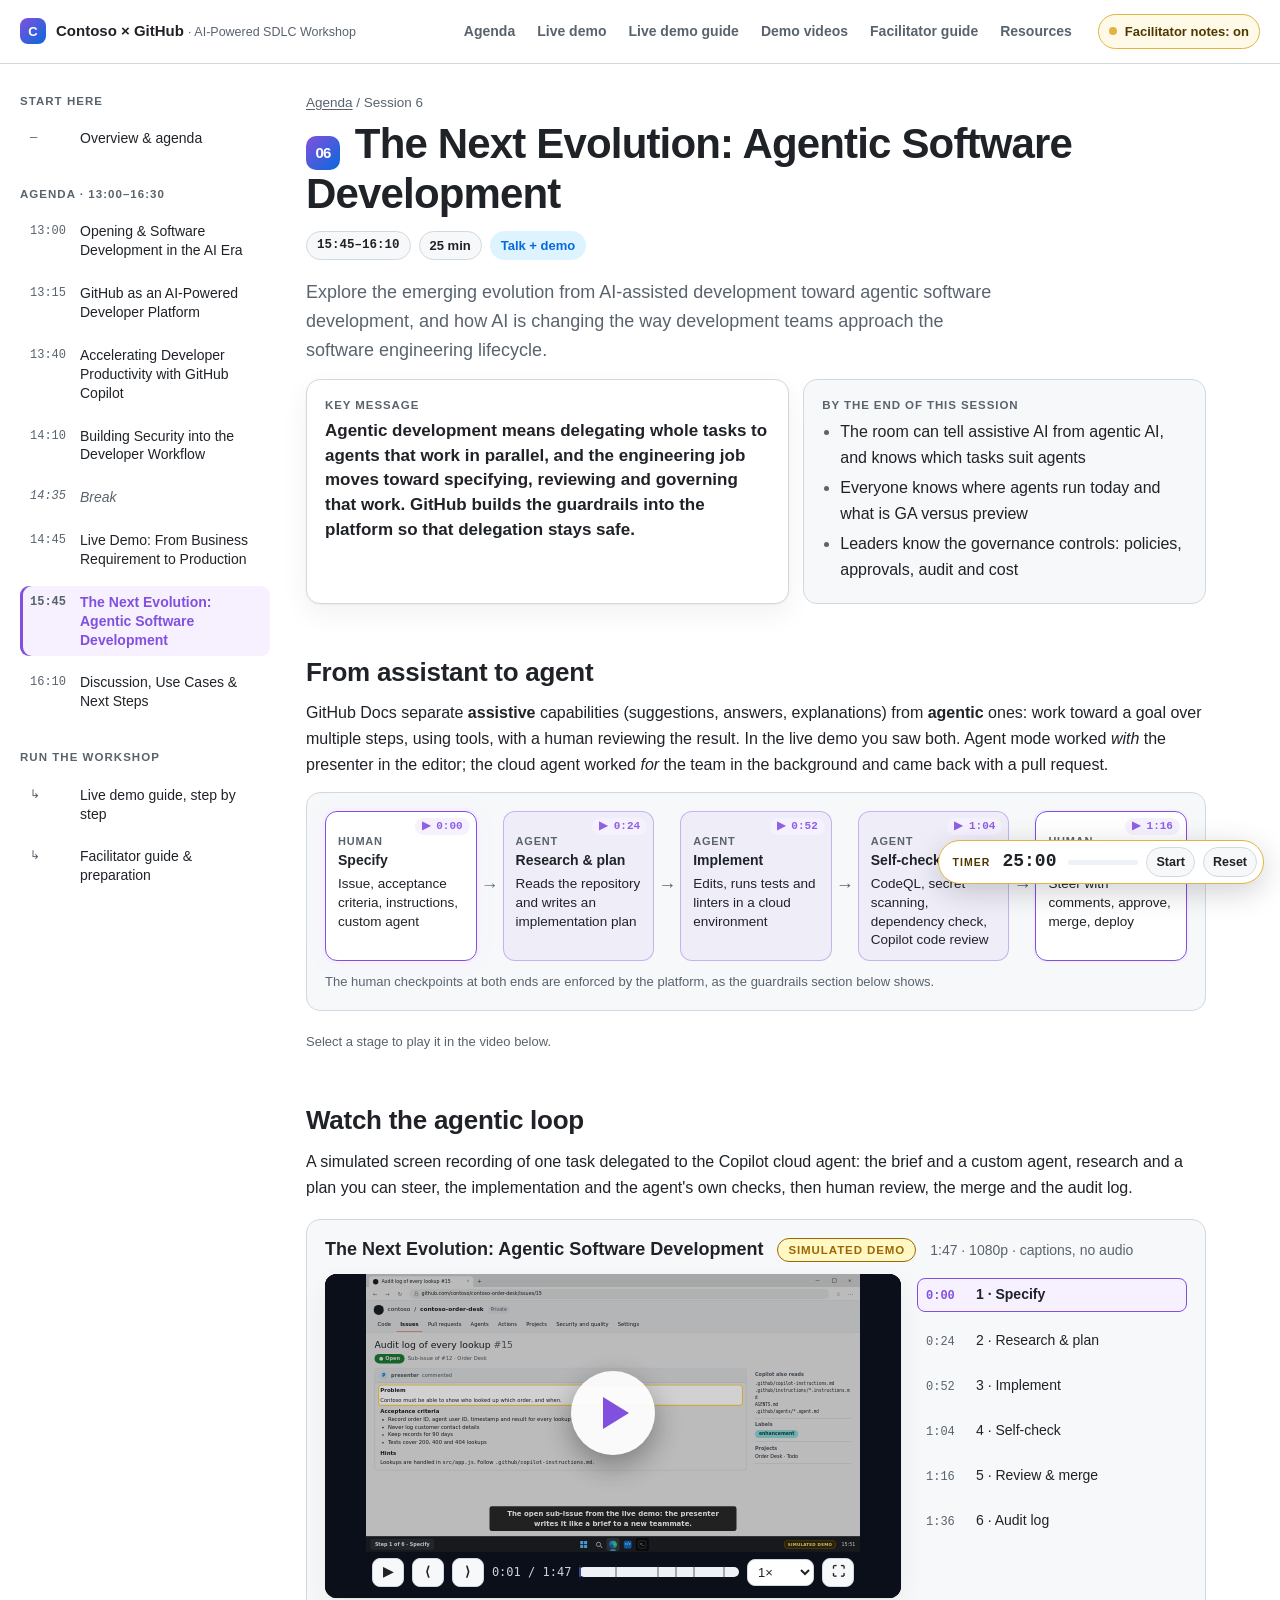
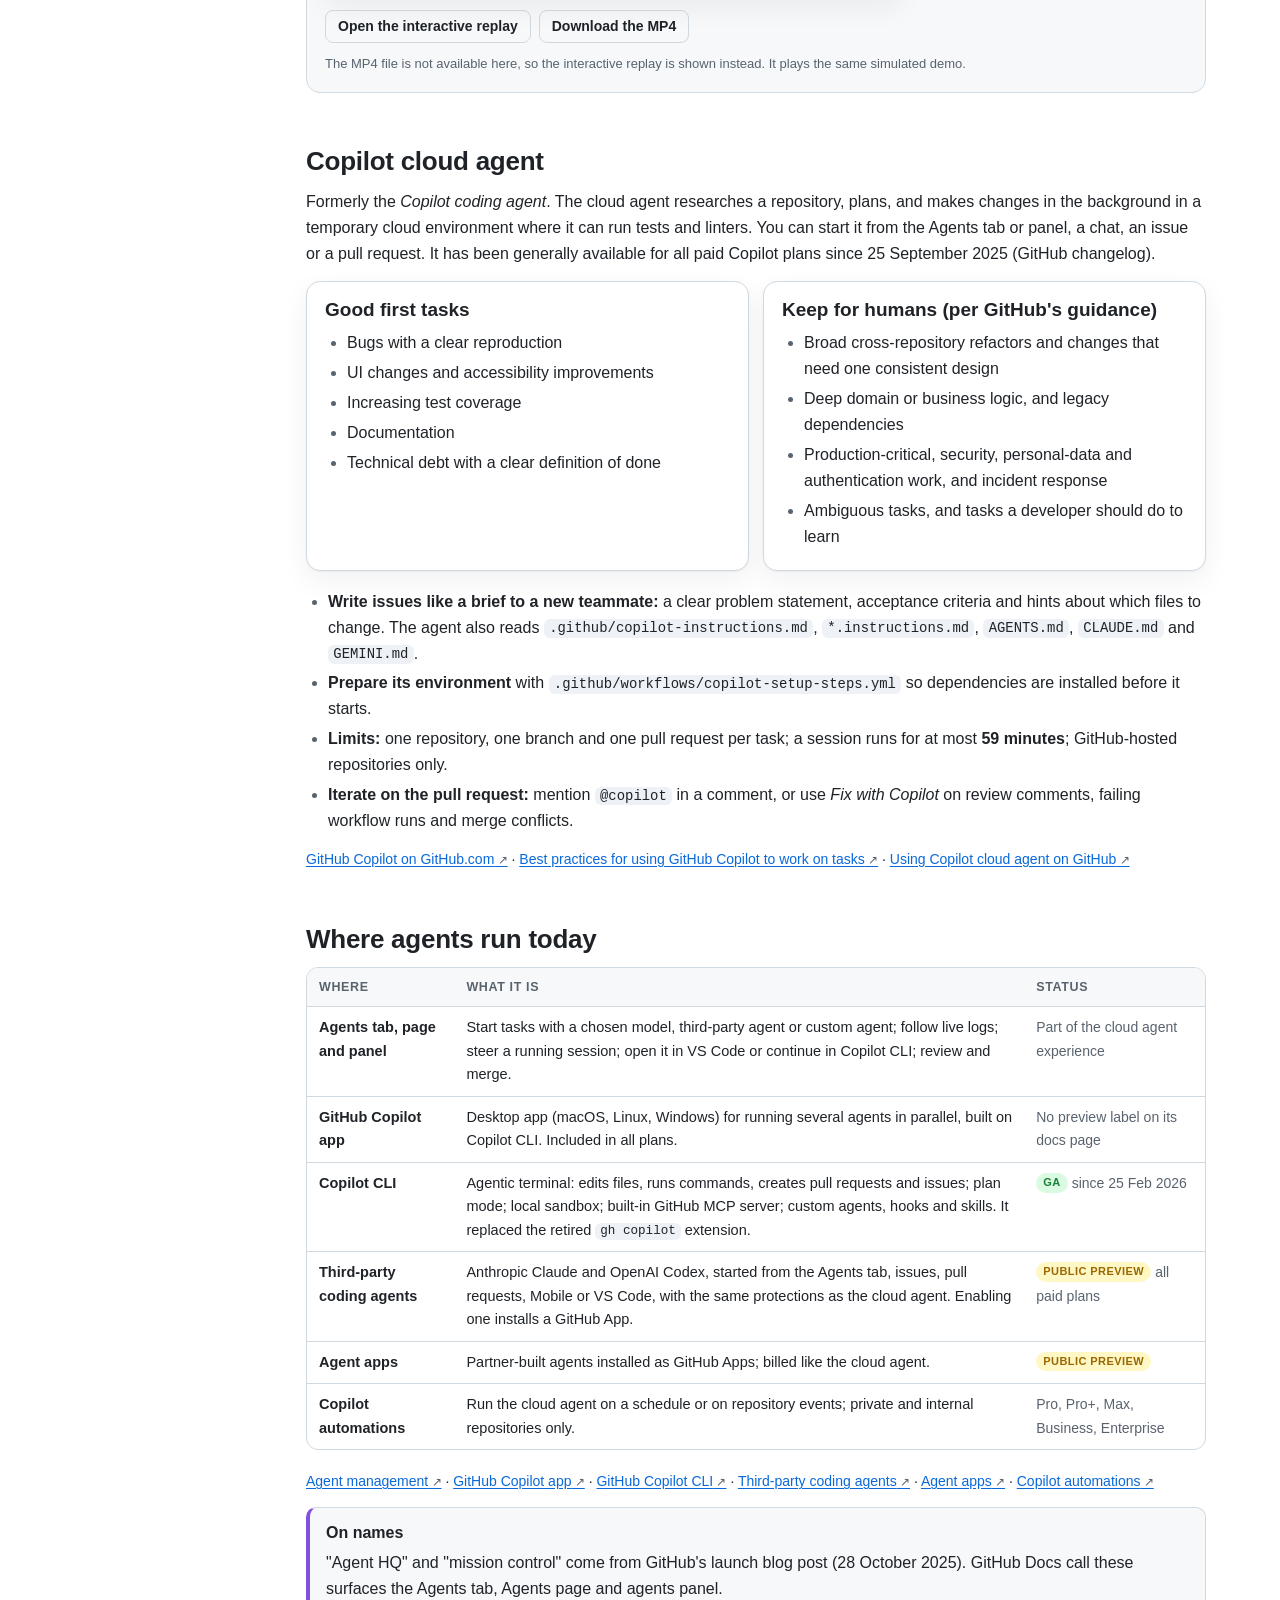
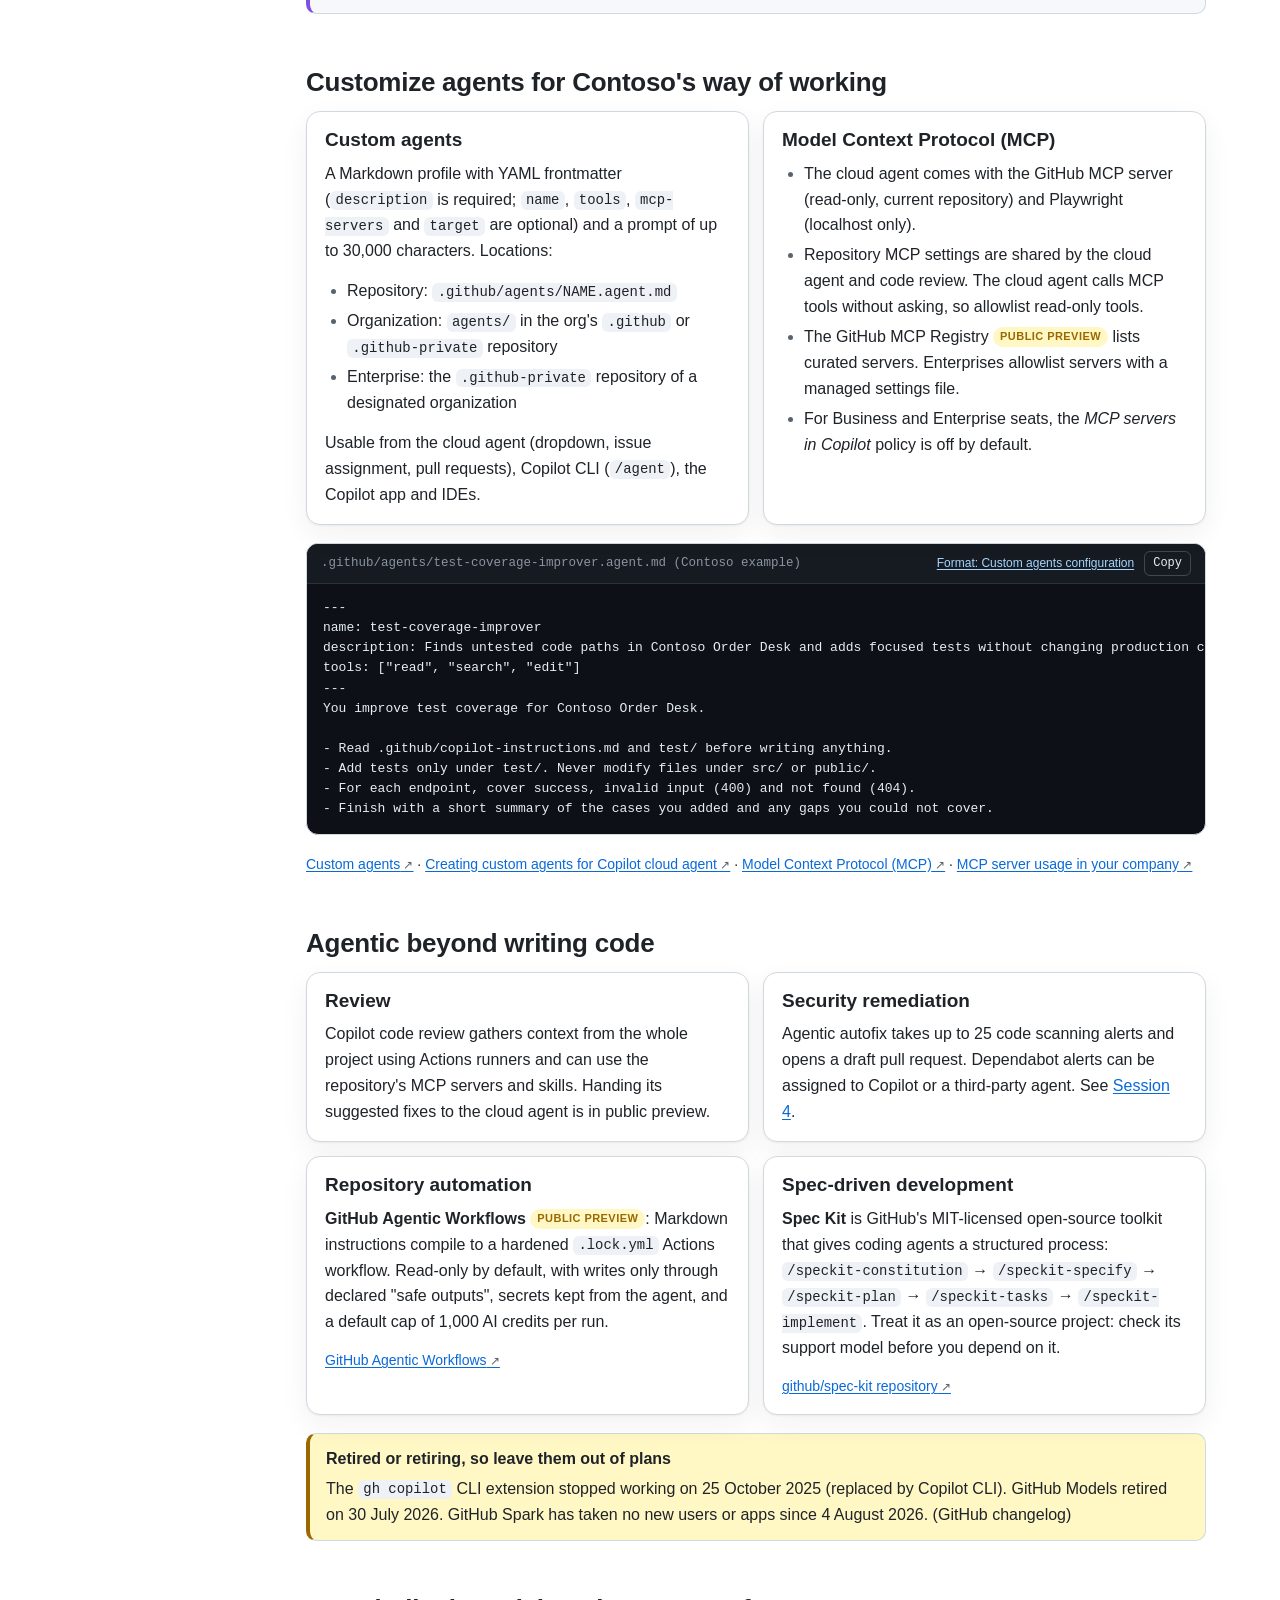
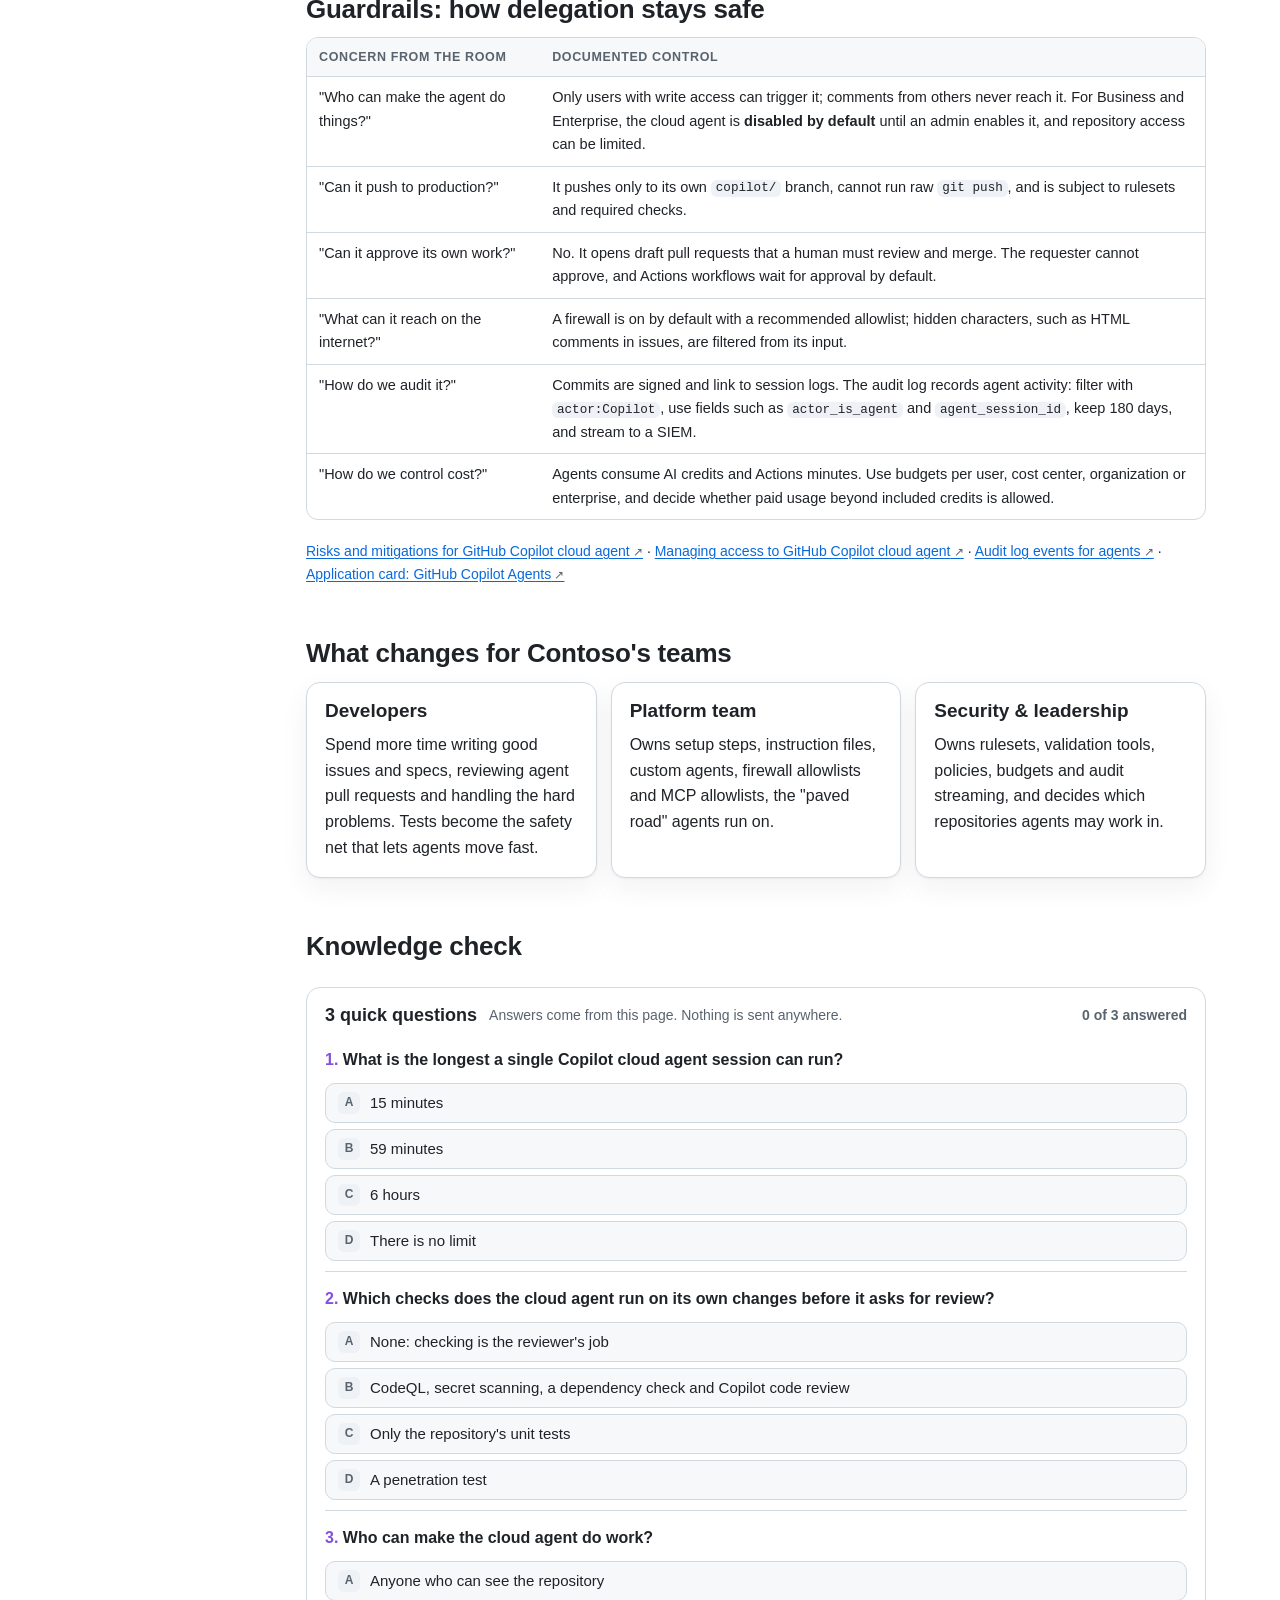
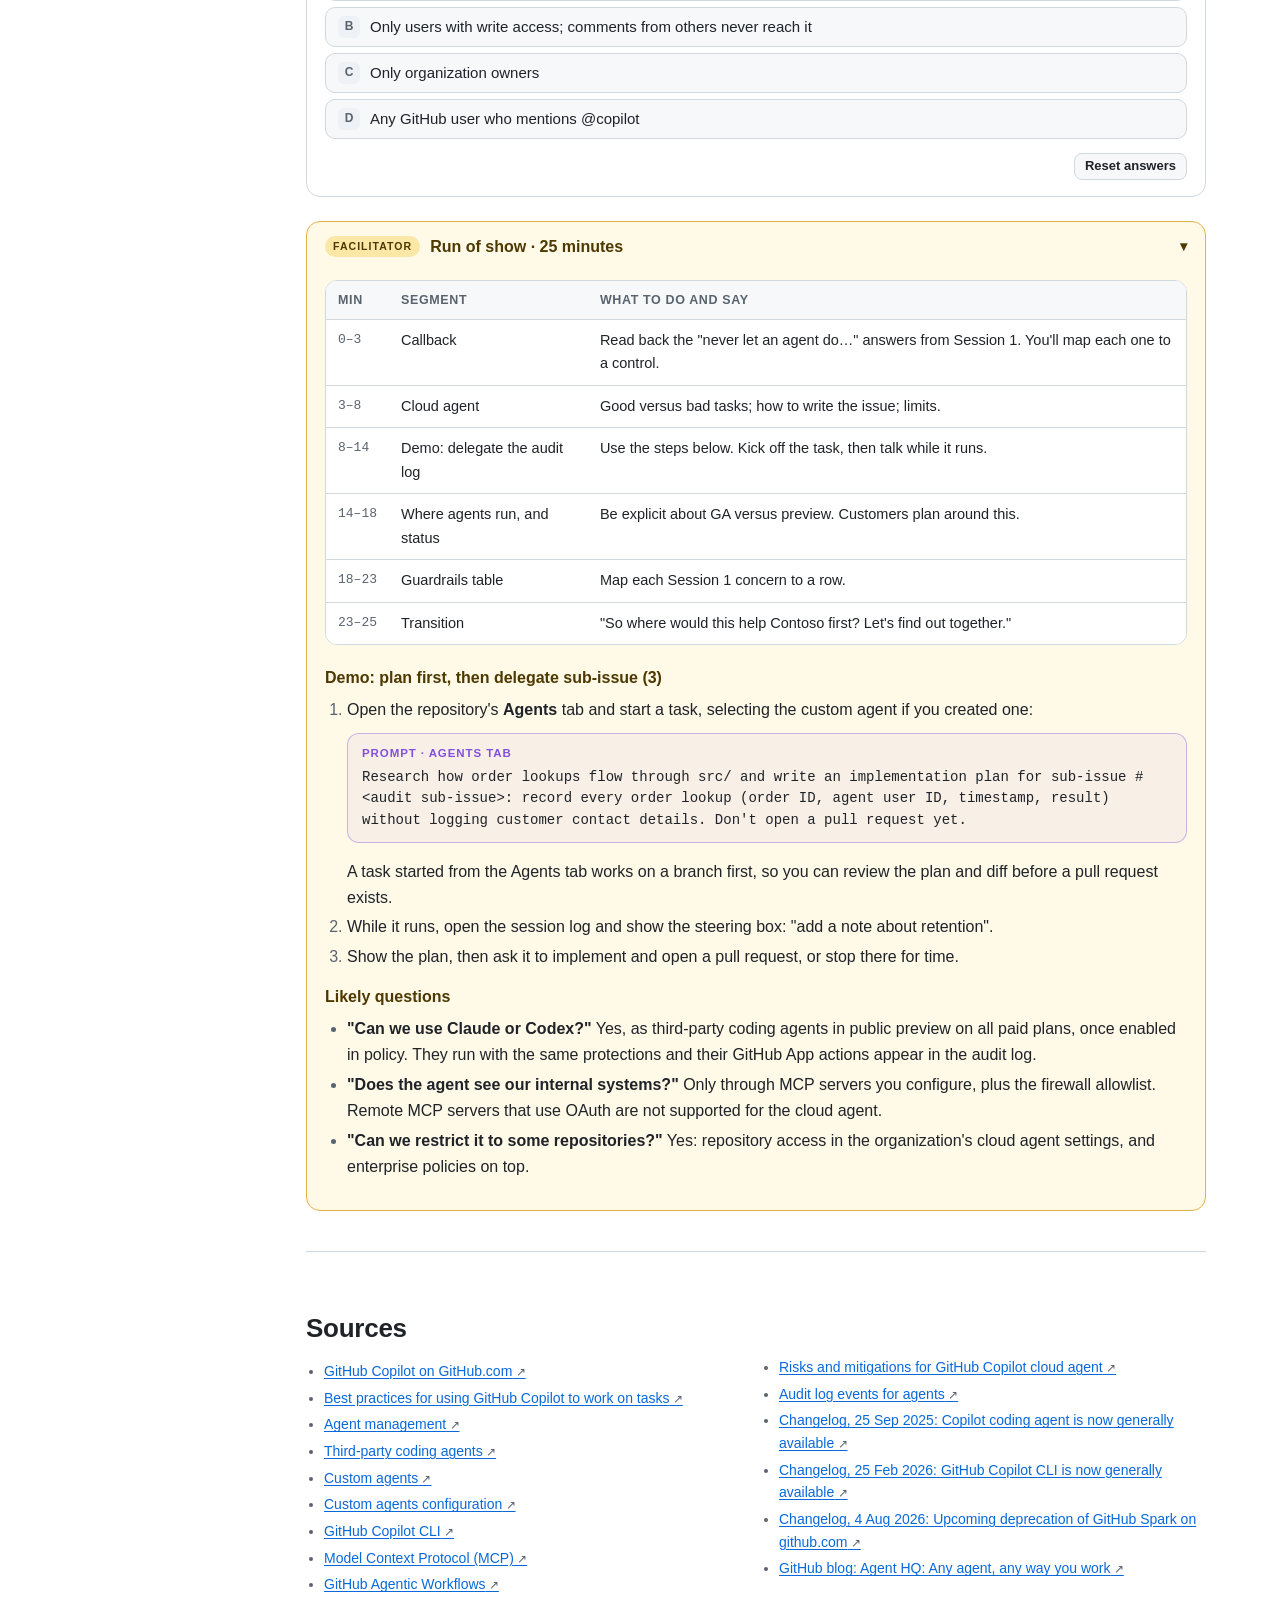
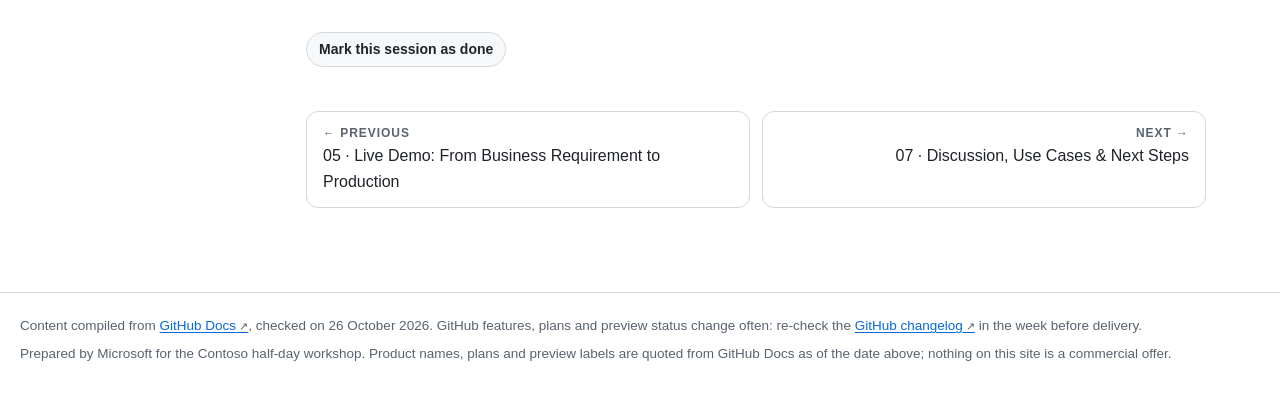
<file: 06-agentic.html>
<!DOCTYPE html>
<html dir="ltr" lang="en"><head>
<meta charset="utf-8"/>
<meta content="width=device-width, initial-scale=1" name="viewport"/>
<meta content="light dark" name="color-scheme"/>
<title>06 · The Next Evolution: Agentic Software Development · Contoso × GitHub Workshop</title>
<meta content="Explore the emerging evolution from AI-assisted development toward agentic software development, and how AI is changing the way development teams approach the software engineering lifecycle." name="description"/>
<link href="assets/site.css?v=3" rel="stylesheet"/>
<script>
(function(){var d=document.documentElement;d.classList.add('js');try{if(localStorage.getItem('contoso-ws-fac')==='off'){d.classList.add('fac-off');}}catch(e){}})();
</script>
<script defer="" src="assets/site.js?v=3"></script>
</head>
<body>
<a class="skip" href="#main">Skip to content</a>
<header class="topbar">
  <nav aria-label="Site" class="nav">
    <a class="brand" href="index.html"><span aria-hidden="true" class="brand-mark">C</span><span>Contoso × GitHub <small>· AI-Powered SDLC Workshop</small></span></a>
    <ul>
      <li><a href="index.html">Agenda</a></li>
      <li><a href="05-live-demo.html">Live demo</a></li>
      <li><a href="live-demo-guide.html">Live demo guide</a></li>
      <li><a href="videos.html">Demo videos</a></li>
      <li><a href="facilitator.html">Facilitator guide</a></li>
      <li><a href="resources.html">Resources</a></li>
      
    </ul>
    <button aria-pressed="true" class="fac-toggle" title="Show or hide the facilitator notes on every page" type="button"><span aria-hidden="true" class="dot"></span><span class="lbl">Facilitator notes: on</span></button>
  </nav>
</header>
<div class="layout">
  <aside aria-label="Workshop sessions" class="sidebar">
    <details open="">
      <summary>Workshop sessions</summary>
      <h2>Start here</h2>
      <ol>
        <li><a href="index.html"><span class="t">—</span><span>Overview &amp; agenda</span></a></li>
      </ol>
      <h2>Agenda · 13:00–16:30</h2>
      <ol>
        <li><a href="01-ai-era.html"><span class="t">13:00</span><span>Opening &amp; Software Development in the AI Era</span></a></li>
        <li><a href="02-platform.html"><span class="t">13:15</span><span>GitHub as an AI-Powered Developer Platform</span></a></li>
        <li><a href="03-copilot.html"><span class="t">13:40</span><span>Accelerating Developer Productivity with GitHub Copilot</span></a></li>
        <li><a href="04-security.html"><span class="t">14:10</span><span>Building Security into the Developer Workflow</span></a></li>
        <li class="brk"><span class="t">14:35</span><span>Break</span></li>
        <li><a href="05-live-demo.html"><span class="t">14:45</span><span>Live Demo: From Business Requirement to Production</span></a></li>
        <li><a aria-current="page" href="06-agentic.html"><span class="t">15:45</span><span>The Next Evolution: Agentic Software Development</span></a></li>
        <li><a href="07-next-steps.html"><span class="t">16:10</span><span>Discussion, Use Cases &amp; Next Steps</span></a></li>
        
      </ol>
      <h2>Run the workshop</h2>
      <ol>
        <li><a href="live-demo-guide.html"><span class="t">↳</span><span>Live demo guide, step by step</span></a></li>
        <li><a href="facilitator.html"><span class="t">↳</span><span>Facilitator guide &amp; preparation</span></a></li>
        <li><a href="resources.html"><span class="t">↳</span><span>Resources &amp; GitHub Docs</span></a></li>
        <li><a href="videos.html"><span class="t">↳</span><span>Demo videos</span></a></li>
      </ol>
    </details>
  </aside>
  <main id="main">
    <div class="content">
<div class="crumbs"><a href="index.html#agenda">Agenda</a> / Session 6</div><h1><span class="num">06</span> The Next Evolution: Agentic Software Development</h1><div class="chips"><span class="chip time">15:45–16:10</span><span class="chip">25 min</span><span class="chip talk">Talk + demo</span></div><p class="lede">Explore the emerging evolution from AI-assisted development toward agentic software development, and how AI is changing the way development teams approach the software engineering lifecycle.</p>

<div class="glance">
  <div class="card">
    <div class="k">Key message</div>
    <p class="keymsg">Agentic development means delegating whole tasks to agents that work in parallel, and the engineering job moves toward specifying, reviewing and governing that work. GitHub builds the guardrails into the platform so that delegation stays safe.</p>
  </div>
  <div class="card soft">
    <div class="k">By the end of this session</div>
    <ul>
      <li>The room can tell assistive AI from agentic AI, and knows which tasks suit agents</li>
      <li>Everyone knows where agents run today and what is GA versus preview</li>
      <li>Leaders know the governance controls: policies, approvals, audit and cost</li>
    </ul>
  </div>
</div>

<h2 id="from-assistant-to-agent">From assistant to agent</h2>
<p>GitHub Docs separate <strong>assistive</strong> capabilities (suggestions, answers, explanations) from <strong>agentic</strong> ones: work toward a goal over multiple steps, using tools, with a human reviewing the result. In the live demo you saw both. Agent mode worked <em>with</em> the presenter in the editor; the cloud agent worked <em>for</em> the team in the background and came back with a pull request.</p>
<figure class="diagram">
  <div aria-label="Agentic loop: a person specifies, the agent researches, plans, implements and self-checks, then a person reviews and merges" class="flow" role="group">
    <div class="node" data-seek="agentic@0"><span class="tag">Human</span><b>Specify</b>Issue, acceptance criteria, instructions, custom agent</div>
    <div aria-hidden="true" class="arrow">→</div>
    <div class="node gh" data-seek="agentic@24"><span class="tag">Agent</span><b>Research &amp; plan</b>Reads the repository and writes an implementation plan</div>
    <div aria-hidden="true" class="arrow">→</div>
    <div class="node gh" data-seek="agentic@52"><span class="tag">Agent</span><b>Implement</b>Edits, runs tests and linters in a cloud environment</div>
    <div aria-hidden="true" class="arrow">→</div>
    <div class="node gh" data-seek="agentic@64"><span class="tag">Agent</span><b>Self-check</b>CodeQL, secret scanning, dependency check, Copilot code review</div>
    <div aria-hidden="true" class="arrow">→</div>
    <div class="node hl" data-seek="agentic@76"><span class="tag">Human</span><b>Review &amp; merge</b>Steer with comments, approve, merge, deploy</div>
  </div>
  <figcaption>The human checkpoints at both ends are enforced by the platform, as the guardrails section below shows.</figcaption>
</figure>
<p class="seek-hint">Select a stage to play it in the video below.</p>

<h2 id="watch">Watch the agentic loop</h2>
<p>A simulated screen recording of one task delegated to the Copilot cloud agent: the brief and a custom agent, research and a plan you can steer, the implementation and the agent's own checks, then human review, the merge and the audit log.</p>
<section aria-label="The Next Evolution: Agentic Software Development: simulated video" class="vdemo" data-demo="agentic" data-title="The Next Evolution: Agentic Software Development" id="video"><div class="vd-top"><h3>The Next Evolution: Agentic Software Development</h3><span class="sim">Simulated demo</span><span class="small muted">1:47 · 1080p · captions, no audio</span></div><div class="vd"><div class="vd-player"><video controls="" playsinline="" poster="videos/agentic.jpg?v=3" preload="metadata"><source src="videos/agentic.mp4?v=3" type="video/mp4"/><a href="replay.html?demo=agentic">Open the interactive replay</a></video></div><ol aria-label="Chapters" class="vd-ch"><li><button data-t="0" type="button"><span class="tc">0:00</span><span>1 · Specify</span></button></li><li><button data-t="24" type="button"><span class="tc">0:24</span><span>2 · Research &amp; plan</span></button></li><li><button data-t="52" type="button"><span class="tc">0:52</span><span>3 · Implement</span></button></li><li><button data-t="64" type="button"><span class="tc">1:04</span><span>4 · Self-check</span></button></li><li><button data-t="76" type="button"><span class="tc">1:16</span><span>5 · Review &amp; merge</span></button></li><li><button data-t="96" type="button"><span class="tc">1:36</span><span>6 · Audit log</span></button></li></ol></div><div class="vd-links"><a class="ibtn" href="replay.html?demo=agentic">Open the interactive replay</a><a class="ibtn" download="agentic.mp4" href="videos/agentic.mp4?v=3">Download the MP4</a></div><p class="vd-note">One task delegated to the Copilot cloud agent: the brief and a custom agent, research and plan with steering, implement, self-check, human review and merge, and the audit log. It is a simulated screen recording: the steps follow the runbook and GitHub Docs, but the screens are re-created and the AI output is illustrative. If you play it in front of the room, say that it is a simulation.</p></section>

<h2 id="copilot-cloud-agent">Copilot cloud agent</h2>
<p>Formerly the <em>Copilot coding agent</em>. The cloud agent researches a repository, plans, and makes changes in the background in a temporary cloud environment where it can run tests and linters. You can start it from the Agents tab or panel, a chat, an issue or a pull request. It has been generally available for all paid Copilot plans since 25 September 2025 (GitHub changelog).</p>
<div class="grid g2">
  <div class="card">
    <h3>Good first tasks</h3>
    <ul>
      <li>Bugs with a clear reproduction</li>
      <li>UI changes and accessibility improvements</li>
      <li>Increasing test coverage</li>
      <li>Documentation</li>
      <li>Technical debt with a clear definition of done</li>
    </ul>
  </div>
  <div class="card">
    <h3>Keep for humans (per GitHub's guidance)</h3>
    <ul>
      <li>Broad cross-repository refactors and changes that need one consistent design</li>
      <li>Deep domain or business logic, and legacy dependencies</li>
      <li>Production-critical, security, personal-data and authentication work, and incident response</li>
      <li>Ambiguous tasks, and tasks a developer should do to learn</li>
    </ul>
  </div>
</div>
<ul>
  <li><strong>Write issues like a brief to a new teammate:</strong> a clear problem statement, acceptance criteria and hints about which files to change. The agent also reads <code>.github/copilot-instructions.md</code>, <code>*.instructions.md</code>, <code>AGENTS.md</code>, <code>CLAUDE.md</code> and <code>GEMINI.md</code>.</li>
  <li><strong>Prepare its environment</strong> with <code>.github/workflows/copilot-setup-steps.yml</code> so dependencies are installed before it starts.</li>
  <li><strong>Limits:</strong> one repository, one branch and one pull request per task; a session runs for at most <strong>59 minutes</strong>; GitHub-hosted repositories only.</li>
  <li><strong>Iterate on the pull request:</strong> mention <code>@copilot</code> in a comment, or use <em>Fix with Copilot</em> on review comments, failing workflow runs and merge conflicts.</li>
</ul>
<p class="small"><a class="ext" href="https://docs.github.com/en/copilot/concepts/copilot-surfaces/copilot-on-github">GitHub Copilot on GitHub.com</a> · <a class="ext" href="https://docs.github.com/en/copilot/tutorials/cloud-agent/get-the-best-results">Best practices for using GitHub Copilot to work on tasks</a> · <a class="ext" href="https://docs.github.com/en/copilot/how-tos/use-copilot-agents/cloud-agent/use-cloud-agent-on-github">Using Copilot cloud agent on GitHub</a></p>

<h2 id="where-agents-run-today">Where agents run today</h2>
<div class="tablewrap"><table>
  <thead><tr><th>Where</th><th>What it is</th><th>Status</th></tr></thead>
  <tbody>
    <tr><td><strong>Agents tab, page and panel</strong></td><td>Start tasks with a chosen model, third-party agent or custom agent; follow live logs; steer a running session; open it in VS Code or continue in Copilot CLI; review and merge.</td><td><span class="small muted">Part of the cloud agent experience</span></td></tr>
    <tr><td><strong>GitHub Copilot app</strong></td><td>Desktop app (macOS, Linux, Windows) for running several agents in parallel, built on Copilot CLI. Included in all plans.</td><td><span class="small muted">No preview label on its docs page</span></td></tr>
    <tr><td><strong>Copilot CLI</strong></td><td>Agentic terminal: edits files, runs commands, creates pull requests and issues; plan mode; local sandbox; built-in GitHub MCP server; custom agents, hooks and skills. It replaced the retired <code>gh copilot</code> extension.</td><td><span class="st ga">GA</span> <span class="small muted">since 25 Feb 2026</span></td></tr>
    <tr><td><strong>Third-party coding agents</strong></td><td>Anthropic Claude and OpenAI Codex, started from the Agents tab, issues, pull requests, Mobile or VS Code, with the same protections as the cloud agent. Enabling one installs a GitHub App.</td><td><span class="st pv">Public preview</span> <span class="small muted">all paid plans</span></td></tr>
    <tr><td><strong>Agent apps</strong></td><td>Partner-built agents installed as GitHub Apps; billed like the cloud agent.</td><td><span class="st pv">Public preview</span></td></tr>
    <tr><td><strong>Copilot automations</strong></td><td>Run the cloud agent on a schedule or on repository events; private and internal repositories only.</td><td><span class="small muted">Pro, Pro+, Max, Business, Enterprise</span></td></tr>
  </tbody>
</table></div>
<p class="small"><a class="ext" href="https://docs.github.com/en/copilot/concepts/agent-capabilities/choosing-and-delegating-agent-work/agent-management">Agent management</a> · <a class="ext" href="https://docs.github.com/en/copilot/concepts/copilot-surfaces/github-copilot-app">GitHub Copilot app</a> · <a class="ext" href="https://docs.github.com/en/copilot/concepts/copilot-surfaces/copilot-cli">GitHub Copilot CLI</a> · <a class="ext" href="https://docs.github.com/en/copilot/concepts/agent-capabilities/about-agents/about-third-party-coding-agents">Third-party coding agents</a> · <a class="ext" href="https://docs.github.com/en/copilot/concepts/agent-capabilities/about-agents/agent-apps">Agent apps</a> · <a class="ext" href="https://docs.github.com/en/copilot/concepts/agent-capabilities/agent-powered-workflows-and-operations/about-automations">Copilot automations</a></p>
<div class="callout docs"><span class="h">On names</span><p>"Agent HQ" and "mission control" come from GitHub's launch blog post (28 October 2025). GitHub Docs call these surfaces the Agents tab, Agents page and agents panel.</p></div>

<h2 id="custom-agents">Customize agents for Contoso's way of working</h2>
<div class="grid g2">
  <div class="card">
    <h3>Custom agents</h3>
    <p>A Markdown profile with YAML frontmatter (<code>description</code> is required; <code>name</code>, <code>tools</code>, <code>mcp-servers</code> and <code>target</code> are optional) and a prompt of up to 30,000 characters. Locations:</p>
    <ul>
      <li>Repository: <code>.github/agents/NAME.agent.md</code></li>
      <li>Organization: <code>agents/</code> in the org's <code>.github</code> or <code>.github-private</code> repository</li>
      <li>Enterprise: the <code>.github-private</code> repository of a designated organization</li>
    </ul>
    <p>Usable from the cloud agent (dropdown, issue assignment, pull requests), Copilot CLI (<code>/agent</code>), the Copilot app and IDEs.</p>
  </div>
  <div class="card">
    <h3>Model Context Protocol (MCP)</h3>
    <ul>
      <li>The cloud agent comes with the GitHub MCP server (read-only, current repository) and Playwright (localhost only).</li>
      <li>Repository MCP settings are shared by the cloud agent and code review. The cloud agent calls MCP tools without asking, so allowlist read-only tools.</li>
      <li>The GitHub MCP Registry <span class="st pv">Public preview</span> lists curated servers. Enterprises allowlist servers with a managed settings file.</li>
      <li>For Business and Enterprise seats, the <em>MCP servers in Copilot</em> policy is off by default.</li>
    </ul>
  </div>
</div>
<figure class="code"><figcaption><span>.github/agents/test-coverage-improver.agent.md (Contoso example)</span><span class="src"><a href="https://docs.github.com/en/copilot/reference/custom-agents-configuration">Format: Custom agents configuration</a></span></figcaption><pre><code>---
name: test-coverage-improver
description: Finds untested code paths in Contoso Order Desk and adds focused tests without changing production code.
tools: ["read", "search", "edit"]
---
You improve test coverage for Contoso Order Desk.

- Read .github/copilot-instructions.md and test/ before writing anything.
- Add tests only under test/. Never modify files under src/ or public/.
- For each endpoint, cover success, invalid input (400) and not found (404).
- Finish with a short summary of the cases you added and any gaps you could not cover.</code></pre></figure>
<p class="small"><a class="ext" href="https://docs.github.com/en/copilot/concepts/customizations/custom-agents">Custom agents</a> · <a class="ext" href="https://docs.github.com/en/copilot/how-tos/copilot-on-github/customize-copilot/customize-cloud-agent/create-custom-agents">Creating custom agents for Copilot cloud agent</a> · <a class="ext" href="https://docs.github.com/en/copilot/concepts/customizations/mcp">Model Context Protocol (MCP)</a> · <a class="ext" href="https://docs.github.com/en/copilot/concepts/enterprise/mcp-management">MCP server usage in your company</a></p>

<h2 id="agentic-beyond-writing-code">Agentic beyond writing code</h2>
<div class="grid g2">
  <div class="card"><h3>Review</h3><p>Copilot code review gathers context from the whole project using Actions runners and can use the repository's MCP servers and skills. Handing its suggested fixes to the cloud agent is in public preview.</p></div>
  <div class="card"><h3>Security remediation</h3><p>Agentic autofix takes up to 25 code scanning alerts and opens a draft pull request. Dependabot alerts can be assigned to Copilot or a third-party agent. See <a href="04-security.html">Session 4</a>.</p></div>
  <div class="card"><h3>Repository automation</h3><p><strong>GitHub Agentic Workflows</strong> <span class="st pv">Public preview</span>: Markdown instructions compile to a hardened <code>.lock.yml</code> Actions workflow. Read-only by default, with writes only through declared "safe outputs", secrets kept from the agent, and a default cap of 1,000 AI credits per run.</p><p class="small"><a class="ext" href="https://docs.github.com/en/copilot/concepts/agent-capabilities/agent-powered-workflows-and-operations/about-github-agentic-workflows">GitHub Agentic Workflows</a></p></div>
  <div class="card"><h3>Spec-driven development</h3><p><strong>Spec Kit</strong> is GitHub's MIT-licensed open-source toolkit that gives coding agents a structured process: <code>/speckit-constitution</code> → <code>/speckit-specify</code> → <code>/speckit-plan</code> → <code>/speckit-tasks</code> → <code>/speckit-implement</code>. Treat it as an open-source project: check its support model before you depend on it.</p><p class="small"><a class="ext" href="https://github.com/github/spec-kit">github/spec-kit repository</a></p></div>
</div>
<div class="callout warn"><span class="h">Retired or retiring, so leave them out of plans</span><p>The <code>gh copilot</code> CLI extension stopped working on 25 October 2025 (replaced by Copilot CLI). GitHub Models retired on 30 July 2026. GitHub Spark has taken no new users or apps since 4 August 2026. (GitHub changelog)</p></div>

<h2 id="guardrails-how-delegation-stays-safe">Guardrails: how delegation stays safe</h2>
<div class="tablewrap"><table>
  <thead><tr><th>Concern from the room</th><th>Documented control</th></tr></thead>
  <tbody>
    <tr><td>"Who can make the agent do things?"</td><td>Only users with write access can trigger it; comments from others never reach it. For Business and Enterprise, the cloud agent is <strong>disabled by default</strong> until an admin enables it, and repository access can be limited.</td></tr>
    <tr><td>"Can it push to production?"</td><td>It pushes only to its own <code>copilot/</code> branch, cannot run raw <code>git push</code>, and is subject to rulesets and required checks.</td></tr>
    <tr><td>"Can it approve its own work?"</td><td>No. It opens draft pull requests that a human must review and merge. The requester cannot approve, and Actions workflows wait for approval by default.</td></tr>
    <tr><td>"What can it reach on the internet?"</td><td>A firewall is on by default with a recommended allowlist; hidden characters, such as HTML comments in issues, are filtered from its input.</td></tr>
    <tr><td>"How do we audit it?"</td><td>Commits are signed and link to session logs. The audit log records agent activity: filter with <code>actor:Copilot</code>, use fields such as <code>actor_is_agent</code> and <code>agent_session_id</code>, keep 180 days, and stream to a SIEM.</td></tr>
    <tr><td>"How do we control cost?"</td><td>Agents consume AI credits and Actions minutes. Use budgets per user, cost center, organization or enterprise, and decide whether paid usage beyond included credits is allowed.</td></tr>
  </tbody>
</table></div>
<p class="small"><a class="ext" href="https://docs.github.com/en/copilot/concepts/security-governance-and-network-settings/risks-and-mitigations">Risks and mitigations for GitHub Copilot cloud agent</a> · <a class="ext" href="https://docs.github.com/en/copilot/concepts/enterprise/cloud-agent-access">Managing access to GitHub Copilot cloud agent</a> · <a class="ext" href="https://docs.github.com/en/copilot/reference/enterprise-administrators/agentic-audit-log-events">Audit log events for agents</a> · <a class="ext" href="https://docs.github.com/en/copilot/responsible-use/agents">Application card: GitHub Copilot Agents</a></p>

<h2 id="what-changes-for-contosos-teams">What changes for Contoso's teams</h2>
<div class="grid g3">
  <div class="card"><h3>Developers</h3><p>Spend more time writing good issues and specs, reviewing agent pull requests and handling the hard problems. Tests become the safety net that lets agents move fast.</p></div>
  <div class="card"><h3>Platform team</h3><p>Owns setup steps, instruction files, custom agents, firewall allowlists and MCP allowlists, the "paved road" agents run on.</p></div>
  <div class="card"><h3>Security &amp; leadership</h3><p>Owns rulesets, validation tools, policies, budgets and audit streaming, and decides which repositories agents may work in.</p></div>
</div>

<h2 id="knowledge-check">Knowledge check</h2><section aria-label="Knowledge check" class="quiz" data-quiz="s6"><div class="qz-head"><h3>3 quick questions</h3><span class="small muted">Answers come from this page. Nothing is sent anywhere.</span><span aria-live="polite" class="qz-score"></span></div><ol class="qs"><li class="q" data-a="1" data-n="0"><p>What is the longest a single Copilot cloud agent session can run?</p><div class="opts"><button type="button"><span class="k">A</span><span>15 minutes</span></button><button type="button"><span class="k">B</span><span>59 minutes</span></button><button type="button"><span class="k">C</span><span>6 hours</span></button><button type="button"><span class="k">D</span><span>There is no limit</span></button></div><div aria-live="polite" class="why"><b></b>The limits are one repository, one branch and one pull request per task, at most 59 minutes per session, and GitHub-hosted repositories only.</div></li><li class="q" data-a="1" data-n="1"><p>Which checks does the cloud agent run on its own changes before it asks for review?</p><div class="opts"><button type="button"><span class="k">A</span><span>None: checking is the reviewer's job</span></button><button type="button"><span class="k">B</span><span>CodeQL, secret scanning, a dependency check and Copilot code review</span></button><button type="button"><span class="k">C</span><span>Only the repository's unit tests</span></button><button type="button"><span class="k">D</span><span>A penetration test</span></button></div><div aria-live="polite" class="why"><b></b>The agent checks its own work first, and a person still reviews, approves and merges.</div></li><li class="q" data-a="1" data-n="2"><p>Who can make the cloud agent do work?</p><div class="opts"><button type="button"><span class="k">A</span><span>Anyone who can see the repository</span></button><button type="button"><span class="k">B</span><span>Only users with write access; comments from others never reach it</span></button><button type="button"><span class="k">C</span><span>Only organization owners</span></button><button type="button"><span class="k">D</span><span>Any GitHub user who mentions @copilot</span></button></div><div aria-live="polite" class="why"><b></b>The requester also cannot approve the agent's pull request, and Actions workflows on it wait for approval by default.</div></li></ol><div class="qz-foot"><button class="ibtn sm" data-reset="" type="button">Reset answers</button></div></section>

<details class="facilitator" open="">
  <summary>Run of show · 25 minutes</summary>
  <div class="fbody">
    <div class="tablewrap"><table>
      <thead><tr><th>Min</th><th>Segment</th><th>What to do and say</th></tr></thead>
      <tbody>
        <tr><td class="t">0–3</td><td>Callback</td><td>Read back the "never let an agent do…" answers from Session 1. You'll map each one to a control.</td></tr>
        <tr><td class="t">3–8</td><td>Cloud agent</td><td>Good versus bad tasks; how to write the issue; limits.</td></tr>
        <tr><td class="t">8–14</td><td>Demo: delegate the audit log</td><td>Use the steps below. Kick off the task, then talk while it runs.</td></tr>
        <tr><td class="t">14–18</td><td>Where agents run, and status</td><td>Be explicit about GA versus preview. Customers plan around this.</td></tr>
        <tr><td class="t">18–23</td><td>Guardrails table</td><td>Map each Session 1 concern to a row.</td></tr>
        <tr><td class="t">23–25</td><td>Transition</td><td>"So where would this help Contoso first? Let's find out together."</td></tr>
      </tbody>
    </table></div>
    <h4>Demo: plan first, then delegate sub-issue (3)</h4>
    <ol>
      <li>Open the repository's <strong>Agents</strong> tab and start a task, selecting the custom agent if you created one:
        <div class="prompt"><span class="lbl">Prompt · Agents tab</span><p>Research how order lookups flow through src/ and write an implementation plan for sub-issue #&lt;audit sub-issue&gt;: record every order lookup (order ID, agent user ID, timestamp, result) without logging customer contact details. Don't open a pull request yet.</p></div>
        A task started from the Agents tab works on a branch first, so you can review the plan and diff before a pull request exists.</li>
      <li>While it runs, open the session log and show the steering box: "add a note about retention".</li>
      <li>Show the plan, then ask it to implement and open a pull request, or stop there for time.</li>
    </ol>
    <h4>Likely questions</h4>
    <ul>
      <li><strong>"Can we use Claude or Codex?"</strong> Yes, as third-party coding agents in public preview on all paid plans, once enabled in policy. They run with the same protections and their GitHub App actions appear in the audit log.</li>
      <li><strong>"Does the agent see our internal systems?"</strong> Only through MCP servers you configure, plus the firewall allowlist. Remote MCP servers that use OAuth are not supported for the cloud agent.</li>
      <li><strong>"Can we restrict it to some repositories?"</strong> Yes: repository access in the organization's cloud agent settings, and enterprise policies on top.</li>
    </ul>
  </div>
</details>

<section aria-label="Sources" class="sources">
  <h2 class="notoc" id="sources">Sources</h2>
  <ul>
    <li><a class="ext" href="https://docs.github.com/en/copilot/concepts/copilot-surfaces/copilot-on-github">GitHub Copilot on GitHub.com</a></li>
    <li><a class="ext" href="https://docs.github.com/en/copilot/tutorials/cloud-agent/get-the-best-results">Best practices for using GitHub Copilot to work on tasks</a></li>
    <li><a class="ext" href="https://docs.github.com/en/copilot/concepts/agent-capabilities/choosing-and-delegating-agent-work/agent-management">Agent management</a></li>
    <li><a class="ext" href="https://docs.github.com/en/copilot/concepts/agent-capabilities/about-agents/about-third-party-coding-agents">Third-party coding agents</a></li>
    <li><a class="ext" href="https://docs.github.com/en/copilot/concepts/customizations/custom-agents">Custom agents</a></li>
    <li><a class="ext" href="https://docs.github.com/en/copilot/reference/custom-agents-configuration">Custom agents configuration</a></li>
    <li><a class="ext" href="https://docs.github.com/en/copilot/concepts/copilot-surfaces/copilot-cli">GitHub Copilot CLI</a></li>
    <li><a class="ext" href="https://docs.github.com/en/copilot/concepts/customizations/mcp">Model Context Protocol (MCP)</a></li>
    <li><a class="ext" href="https://docs.github.com/en/copilot/concepts/agent-capabilities/agent-powered-workflows-and-operations/about-github-agentic-workflows">GitHub Agentic Workflows</a></li>
    <li><a class="ext" href="https://docs.github.com/en/copilot/concepts/security-governance-and-network-settings/risks-and-mitigations">Risks and mitigations for GitHub Copilot cloud agent</a></li>
    <li><a class="ext" href="https://docs.github.com/en/copilot/reference/enterprise-administrators/agentic-audit-log-events">Audit log events for agents</a></li>
    <li><a class="ext" href="https://github.blog/changelog/2025-09-25-copilot-coding-agent-is-now-generally-available/">Changelog, 25 Sep 2025: Copilot coding agent is now generally available</a></li>
    <li><a class="ext" href="https://github.blog/changelog/2026-02-25-github-copilot-cli-is-now-generally-available/">Changelog, 25 Feb 2026: GitHub Copilot CLI is now generally available</a></li>
    <li><a class="ext" href="https://github.blog/changelog/2026-08-04-upcoming-deprecation-of-github-spark-on-github-com/">Changelog, 4 Aug 2026: Upcoming deprecation of GitHub Spark on github.com</a></li>
    <li><a class="ext" href="https://github.blog/news-insights/company-news/welcome-home-agents/">GitHub blog: Agent HQ: Any agent, any way you work</a></li>
  </ul>
</section>
<div class="mark-row"><button aria-pressed="false" class="mark-done" data-file="06-agentic.html" type="button">Mark this session as done</button></div><nav aria-label="Previous and next" class="pager"><a class="prev" href="05-live-demo.html"><span class="d">← Previous</span>05 · Live Demo: From Business Requirement to Production</a><a class="next" href="07-next-steps.html"><span class="d">Next →</span>07 · Discussion, Use Cases &amp; Next Steps</a></nav>
    </div>
  </main>
  <nav aria-label="On this page" class="toc"><h2>On this page</h2><ol><li><a href="#from-assistant-to-agent">From assistant to agent</a></li><li><a href="#watch">Watch the agentic loop</a></li><li><a href="#copilot-cloud-agent">Copilot cloud agent</a></li><li><a href="#where-agents-run-today">Where agents run today</a></li><li><a href="#custom-agents">Customize agents for Contoso's way of working</a></li><li><a href="#agentic-beyond-writing-code">Agentic beyond writing code</a></li><li><a href="#guardrails-how-delegation-stays-safe">Guardrails: how delegation stays safe</a></li><li><a href="#what-changes-for-contosos-teams">What changes for Contoso's teams</a></li><li><a href="#knowledge-check">Knowledge check</a></li></ol></nav>
</div>
<div aria-label="Facilitator session timer" class="stimer" data-mins="25" data-sid="s6" role="group"><span class="lb">Timer</span><span class="tv" role="timer">25:00</span><span aria-hidden="true" class="bar"><i></i></span><button data-act="go" type="button">Start</button><button aria-label="Reset the session timer" data-act="reset" type="button">Reset</button></div>
<footer class="site">
  <div class="inner">
    <div>Content compiled from <a class="ext" href="https://docs.github.com/en">GitHub Docs</a>, checked on 26 October 2026. GitHub features, plans and preview status change often: re-check the <a class="ext" href="https://github.blog/changelog/">GitHub changelog</a> in the week before delivery.</div>
    <div>Prepared by Microsoft for the Contoso half-day workshop. Product names, plans and preview labels are quoted from GitHub Docs as of the date above; nothing on this site is a commercial offer.</div>
  </div>
</footer>

</body></html>
</file>
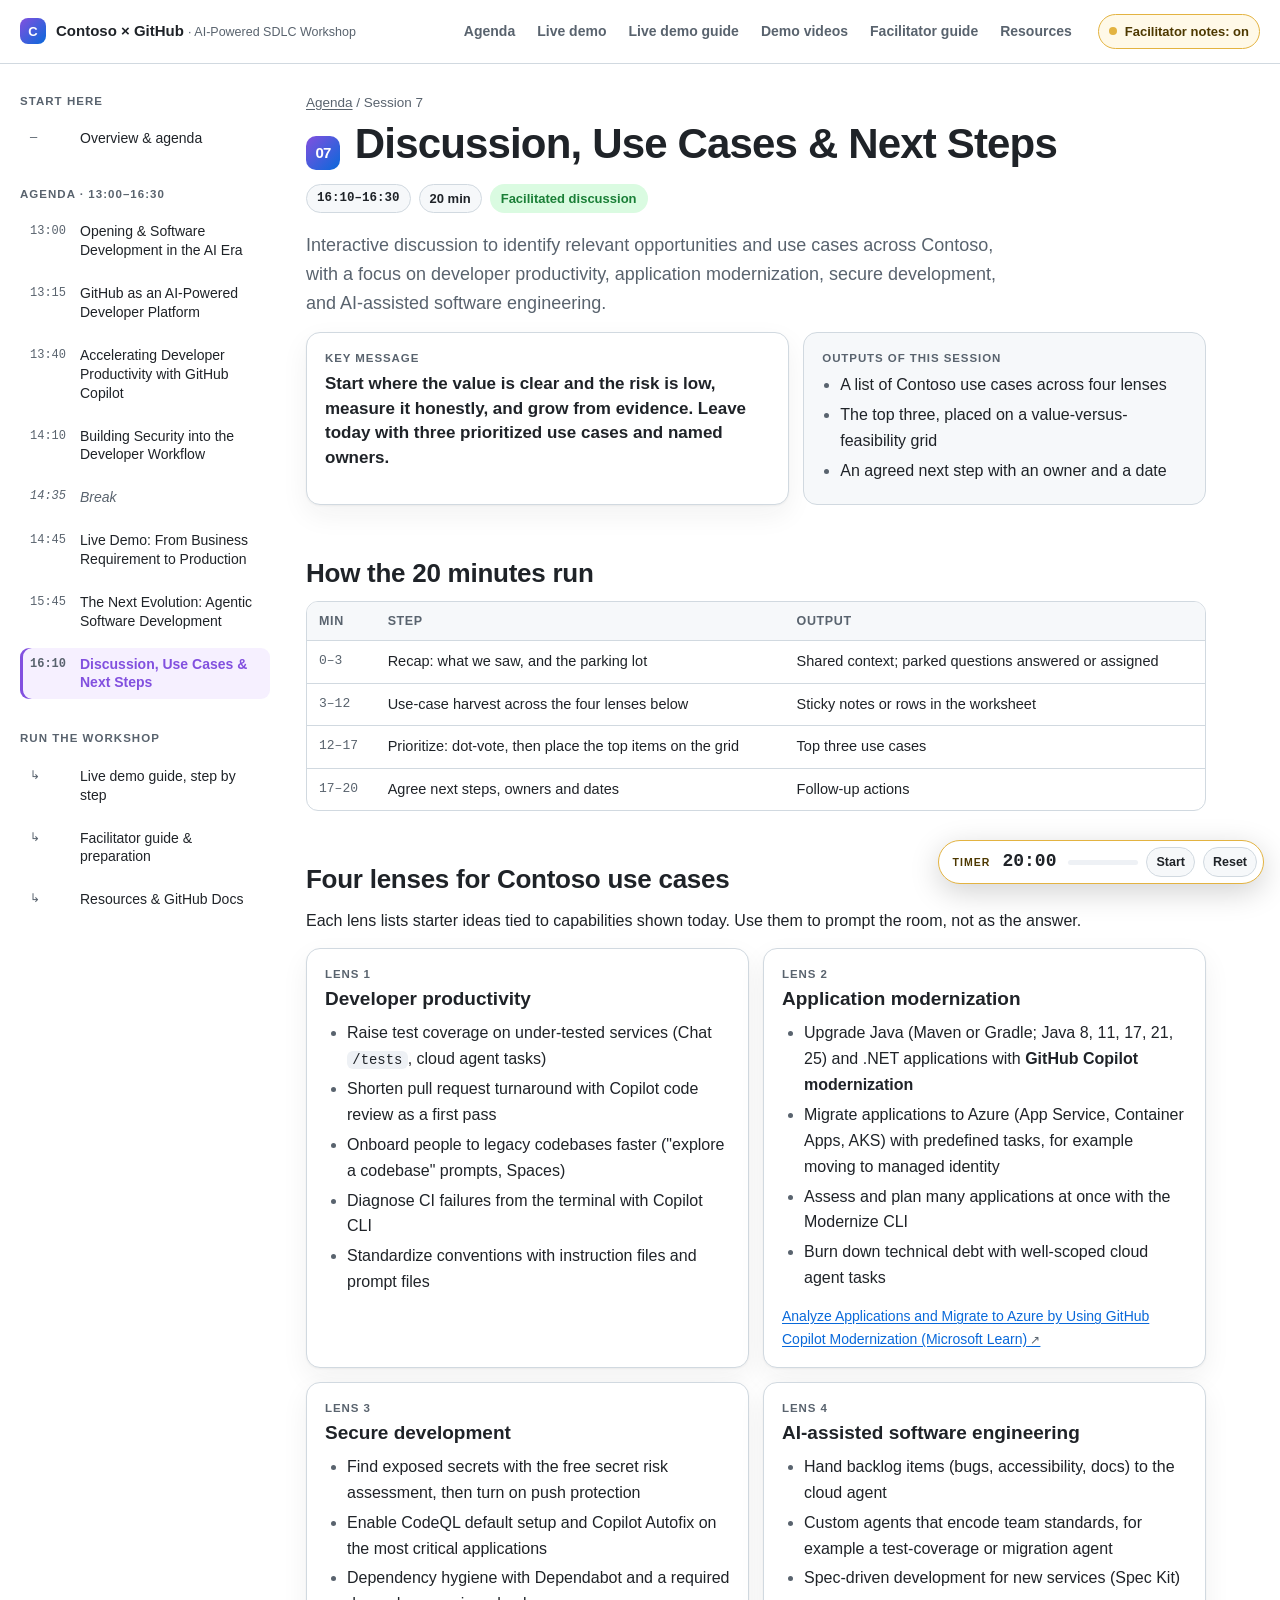
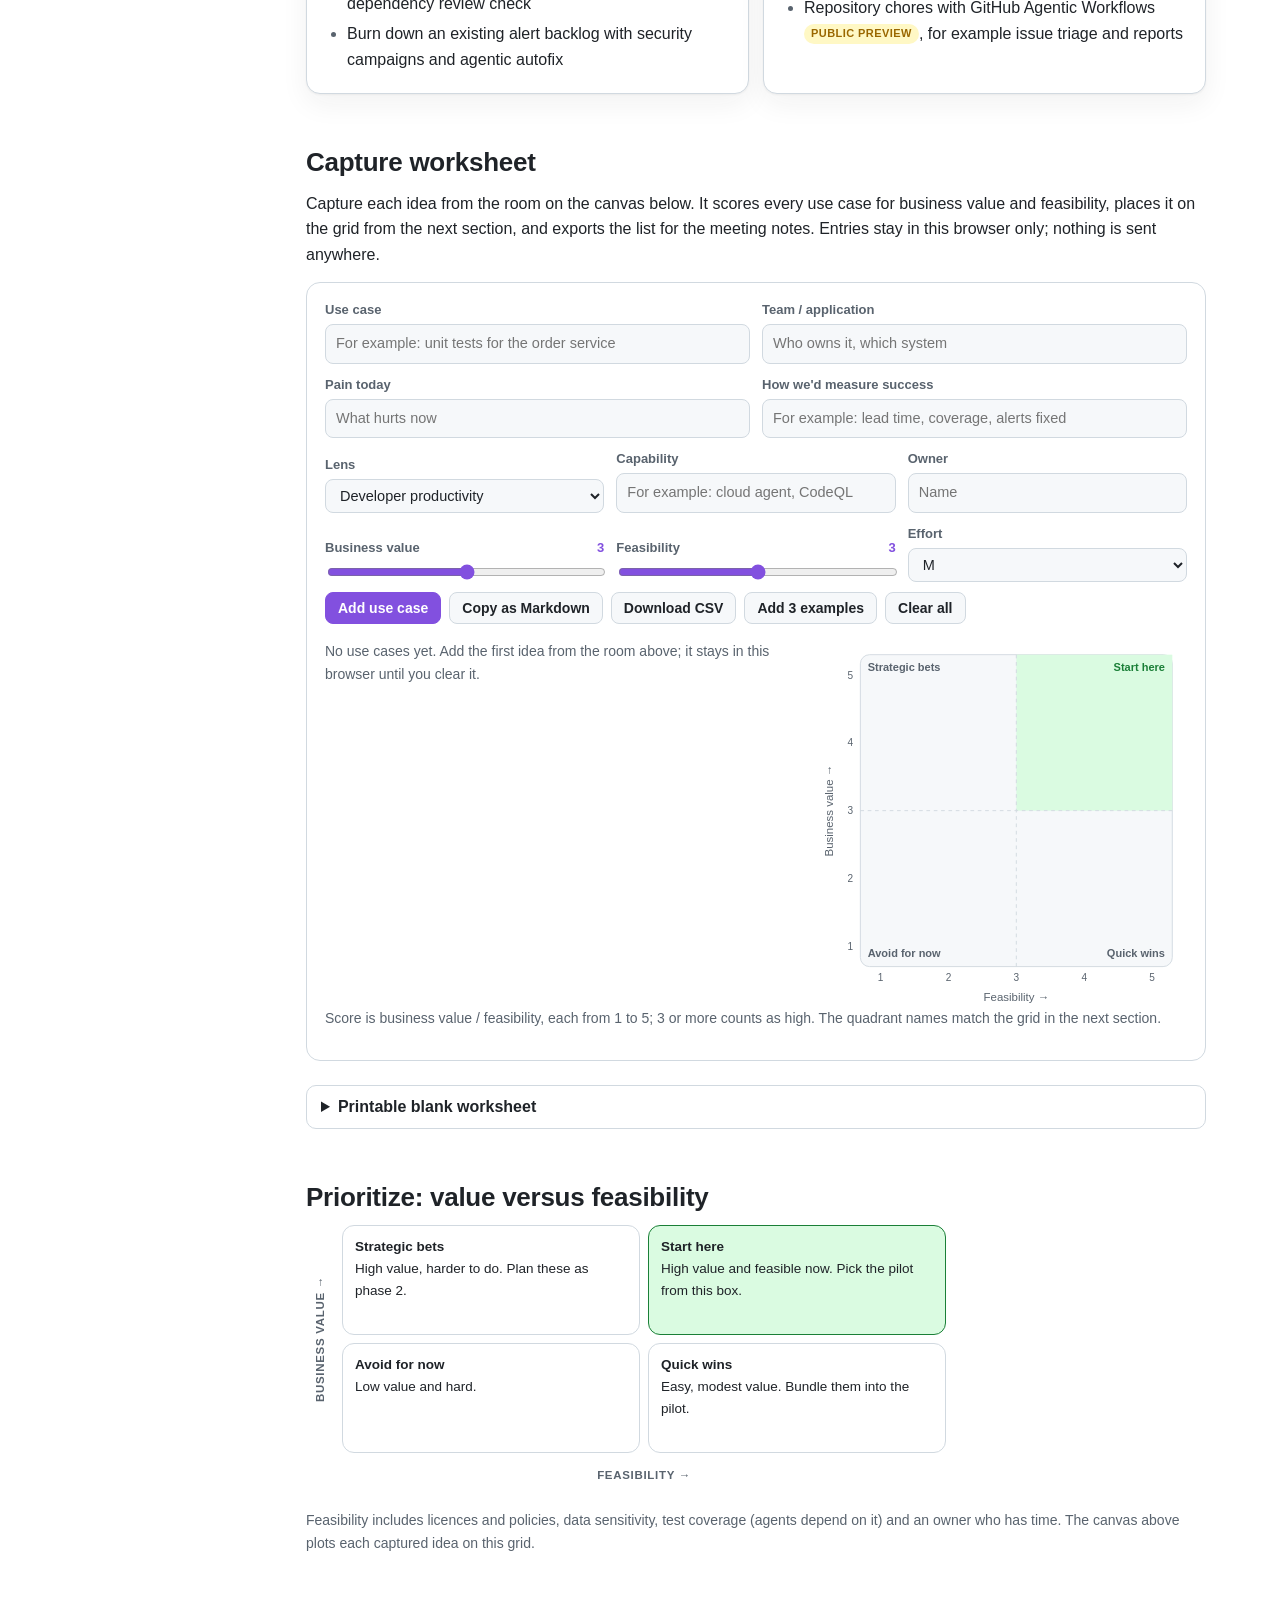
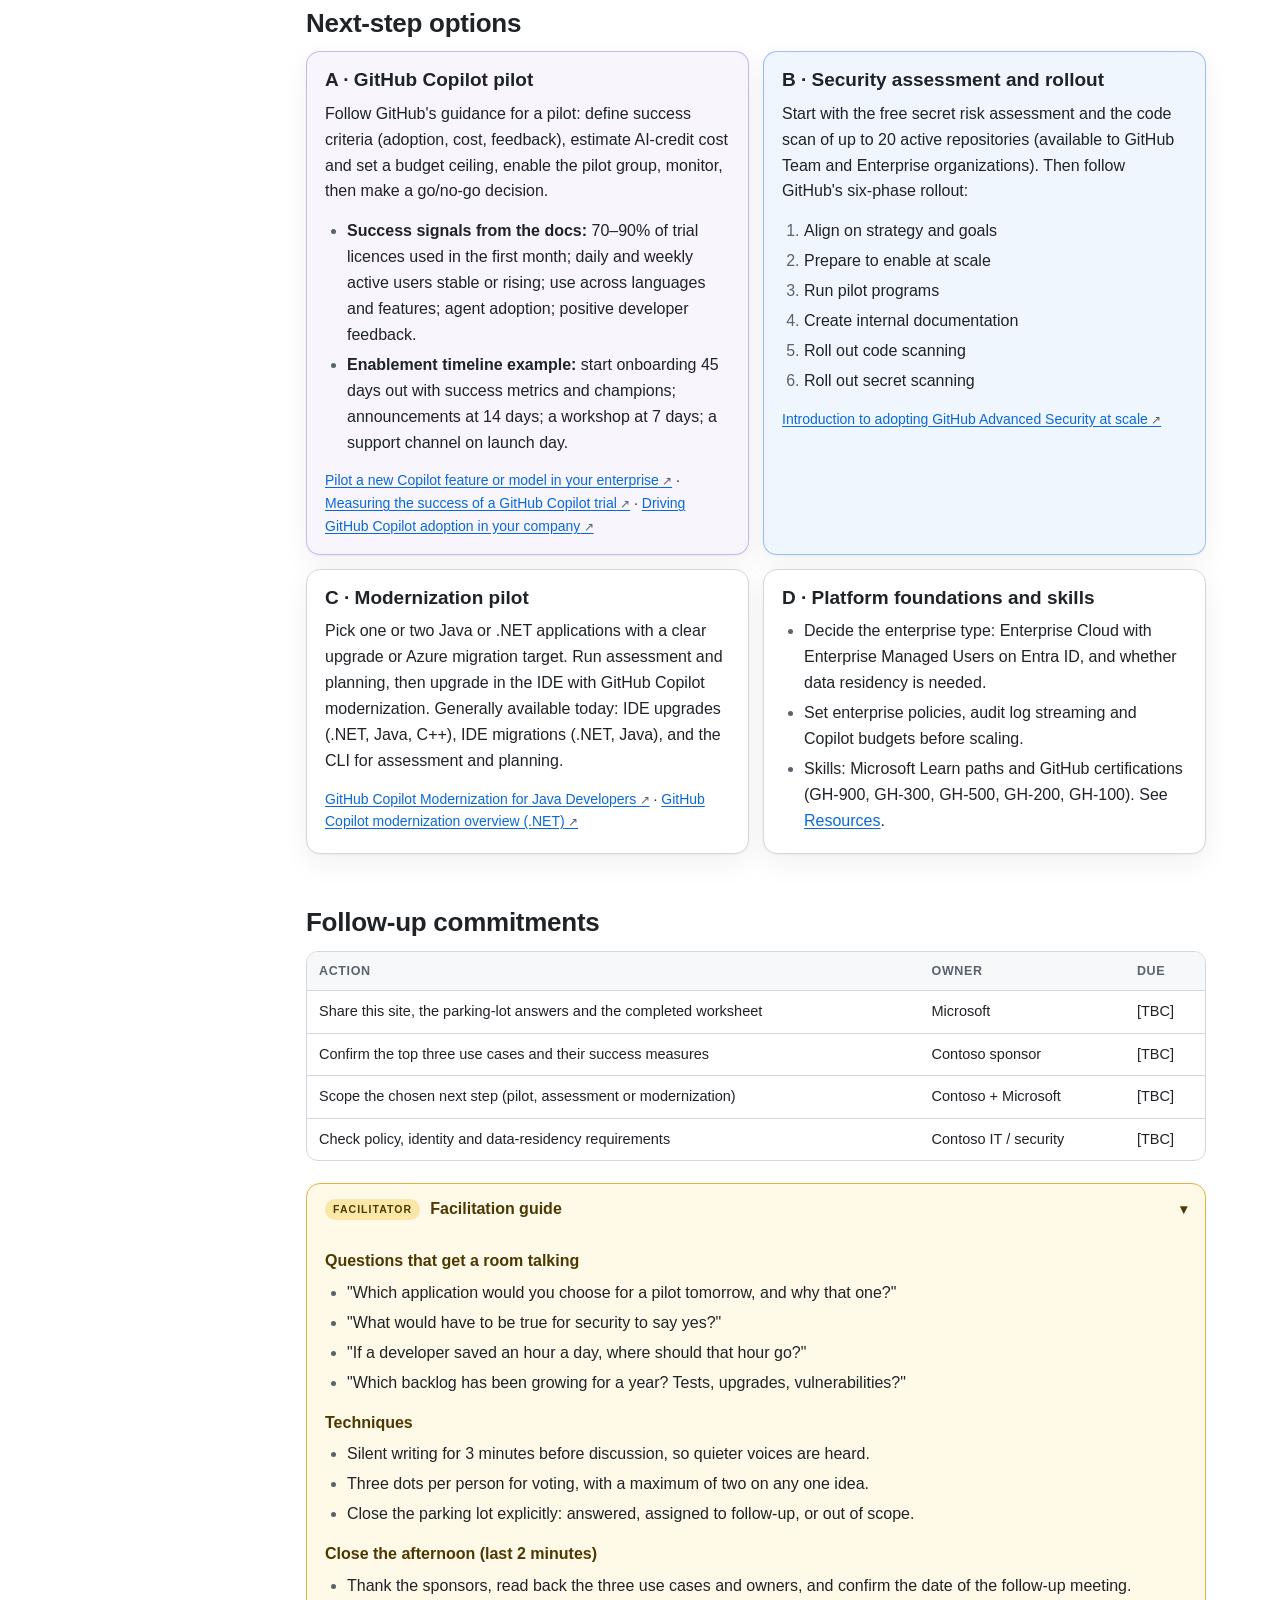
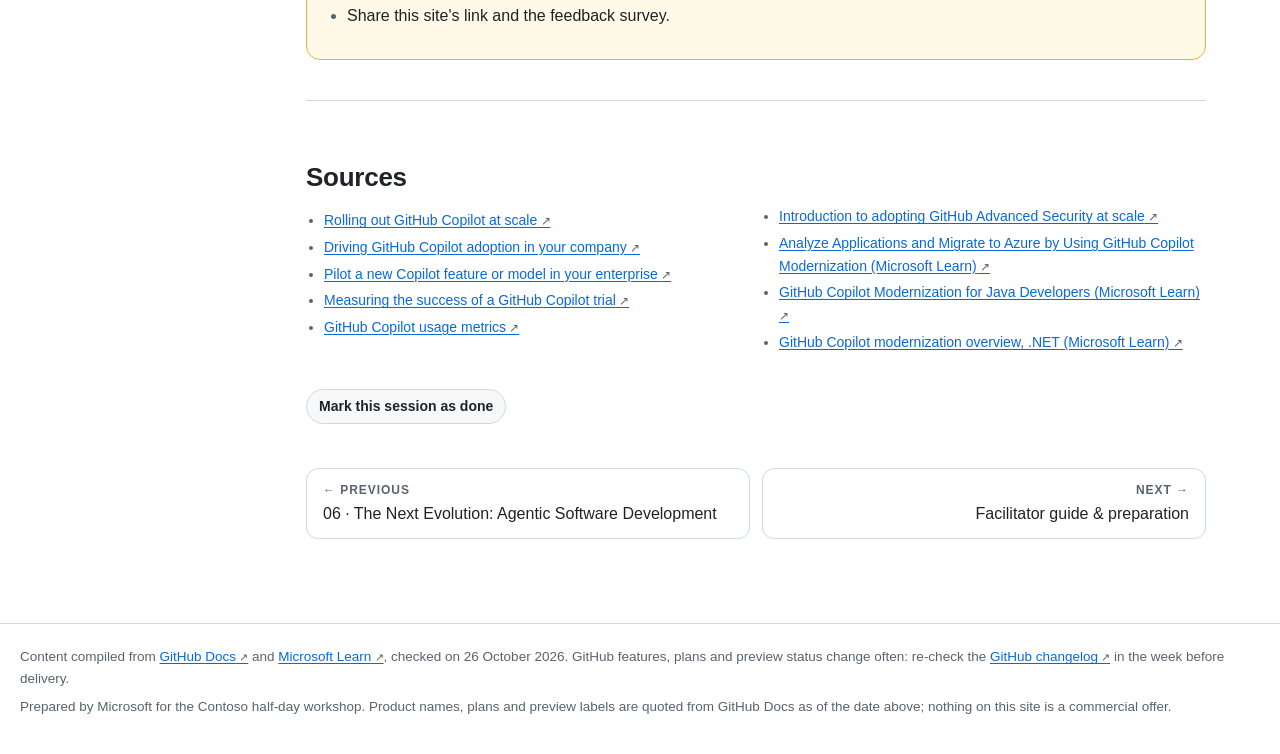
<file: 07-next-steps.html>
<!DOCTYPE html>
<html dir="ltr" lang="en"><head>
<meta charset="utf-8"/>
<meta content="width=device-width, initial-scale=1" name="viewport"/>
<meta content="light dark" name="color-scheme"/>
<title>07 · Discussion, Use Cases &amp; Next Steps · Contoso × GitHub Workshop</title>
<meta content="Interactive discussion to identify relevant opportunities and use cases across Contoso, with a focus on developer productivity, application modernization, secure development, and AI-assisted software engineering." name="description"/>
<link href="assets/site.css?v=3" rel="stylesheet"/>
<script>
(function(){var d=document.documentElement;d.classList.add('js');try{if(localStorage.getItem('contoso-ws-fac')==='off'){d.classList.add('fac-off');}}catch(e){}})();
</script>
<script defer="" src="assets/site.js?v=3"></script>
</head>
<body>
<a class="skip" href="#main">Skip to content</a>
<header class="topbar">
  <nav aria-label="Site" class="nav">
    <a class="brand" href="index.html"><span aria-hidden="true" class="brand-mark">C</span><span>Contoso × GitHub <small>· AI-Powered SDLC Workshop</small></span></a>
    <ul>
      <li><a href="index.html">Agenda</a></li>
      <li><a href="05-live-demo.html">Live demo</a></li>
      <li><a href="live-demo-guide.html">Live demo guide</a></li>
      <li><a href="videos.html">Demo videos</a></li>
      <li><a href="facilitator.html">Facilitator guide</a></li>
      <li><a href="resources.html">Resources</a></li>
      
    </ul>
    <button aria-pressed="true" class="fac-toggle" title="Show or hide the facilitator notes on every page" type="button"><span aria-hidden="true" class="dot"></span><span class="lbl">Facilitator notes: on</span></button>
  </nav>
</header>
<div class="layout">
  <aside aria-label="Workshop sessions" class="sidebar">
    <details open="">
      <summary>Workshop sessions</summary>
      <h2>Start here</h2>
      <ol>
        <li><a href="index.html"><span class="t">—</span><span>Overview &amp; agenda</span></a></li>
      </ol>
      <h2>Agenda · 13:00–16:30</h2>
      <ol>
        <li><a href="01-ai-era.html"><span class="t">13:00</span><span>Opening &amp; Software Development in the AI Era</span></a></li>
        <li><a href="02-platform.html"><span class="t">13:15</span><span>GitHub as an AI-Powered Developer Platform</span></a></li>
        <li><a href="03-copilot.html"><span class="t">13:40</span><span>Accelerating Developer Productivity with GitHub Copilot</span></a></li>
        <li><a href="04-security.html"><span class="t">14:10</span><span>Building Security into the Developer Workflow</span></a></li>
        <li class="brk"><span class="t">14:35</span><span>Break</span></li>
        <li><a href="05-live-demo.html"><span class="t">14:45</span><span>Live Demo: From Business Requirement to Production</span></a></li>
        <li><a href="06-agentic.html"><span class="t">15:45</span><span>The Next Evolution: Agentic Software Development</span></a></li>
        <li><a aria-current="page" href="07-next-steps.html"><span class="t">16:10</span><span>Discussion, Use Cases &amp; Next Steps</span></a></li>
        
      </ol>
      <h2>Run the workshop</h2>
      <ol>
        <li><a href="live-demo-guide.html"><span class="t">↳</span><span>Live demo guide, step by step</span></a></li>
        <li><a href="facilitator.html"><span class="t">↳</span><span>Facilitator guide &amp; preparation</span></a></li>
        <li><a href="resources.html"><span class="t">↳</span><span>Resources &amp; GitHub Docs</span></a></li>
        <li><a href="videos.html"><span class="t">↳</span><span>Demo videos</span></a></li>
      </ol>
    </details>
  </aside>
  <main id="main">
    <div class="content">
<div class="crumbs"><a href="index.html#agenda">Agenda</a> / Session 7</div><h1><span class="num">07</span> Discussion, Use Cases &amp; Next Steps</h1><div class="chips"><span class="chip time">16:10–16:30</span><span class="chip">20 min</span><span class="chip disc">Facilitated discussion</span></div><p class="lede">Interactive discussion to identify relevant opportunities and use cases across Contoso, with a focus on developer productivity, application modernization, secure development, and AI-assisted software engineering.</p>

<div class="glance">
  <div class="card">
    <div class="k">Key message</div>
    <p class="keymsg">Start where the value is clear and the risk is low, measure it honestly, and grow from evidence. Leave today with three prioritized use cases and named owners.</p>
  </div>
  <div class="card soft">
    <div class="k">Outputs of this session</div>
    <ul>
      <li>A list of Contoso use cases across four lenses</li>
      <li>The top three, placed on a value-versus-feasibility grid</li>
      <li>An agreed next step with an owner and a date</li>
    </ul>
  </div>
</div>

<h2 id="how-the-20-minutes-run">How the 20 minutes run</h2>
<div class="tablewrap"><table>
  <thead><tr><th>Min</th><th>Step</th><th>Output</th></tr></thead>
  <tbody>
    <tr><td class="t">0–3</td><td>Recap: what we saw, and the parking lot</td><td>Shared context; parked questions answered or assigned</td></tr>
    <tr><td class="t">3–12</td><td>Use-case harvest across the four lenses below</td><td>Sticky notes or rows in the worksheet</td></tr>
    <tr><td class="t">12–17</td><td>Prioritize: dot-vote, then place the top items on the grid</td><td>Top three use cases</td></tr>
    <tr><td class="t">17–20</td><td>Agree next steps, owners and dates</td><td>Follow-up actions</td></tr>
  </tbody>
</table></div>

<h2 id="four-lenses-for-contoso-use-cases">Four lenses for Contoso use cases</h2>
<p>Each lens lists starter ideas tied to capabilities shown today. Use them to prompt the room, not as the answer.</p>
<div class="grid g2">
  <div class="card">
    <div class="k">Lens 1</div>
    <h3>Developer productivity</h3>
    <ul>
      <li>Raise test coverage on under-tested services (Chat <code>/tests</code>, cloud agent tasks)</li>
      <li>Shorten pull request turnaround with Copilot code review as a first pass</li>
      <li>Onboard people to legacy codebases faster ("explore a codebase" prompts, Spaces)</li>
      <li>Diagnose CI failures from the terminal with Copilot CLI</li>
      <li>Standardize conventions with instruction files and prompt files</li>
    </ul>
  </div>
  <div class="card">
    <div class="k">Lens 2</div>
    <h3>Application modernization</h3>
    <ul>
      <li>Upgrade Java (Maven or Gradle; Java 8, 11, 17, 21, 25) and .NET applications with <strong>GitHub Copilot modernization</strong></li>
      <li>Migrate applications to Azure (App Service, Container Apps, AKS) with predefined tasks, for example moving to managed identity</li>
      <li>Assess and plan many applications at once with the Modernize CLI</li>
      <li>Burn down technical debt with well-scoped cloud agent tasks</li>
    </ul>
    <p class="small"><a class="ext" href="https://learn.microsoft.com/en-us/azure/developer/github-copilot-app-modernization/overview">Analyze Applications and Migrate to Azure by Using GitHub Copilot Modernization (Microsoft Learn)</a></p>
  </div>
  <div class="card">
    <div class="k">Lens 3</div>
    <h3>Secure development</h3>
    <ul>
      <li>Find exposed secrets with the free secret risk assessment, then turn on push protection</li>
      <li>Enable CodeQL default setup and Copilot Autofix on the most critical applications</li>
      <li>Dependency hygiene with Dependabot and a required dependency review check</li>
      <li>Burn down an existing alert backlog with security campaigns and agentic autofix</li>
    </ul>
  </div>
  <div class="card">
    <div class="k">Lens 4</div>
    <h3>AI-assisted software engineering</h3>
    <ul>
      <li>Hand backlog items (bugs, accessibility, docs) to the cloud agent</li>
      <li>Custom agents that encode team standards, for example a test-coverage or migration agent</li>
      <li>Spec-driven development for new services (Spec Kit)</li>
      <li>Repository chores with GitHub Agentic Workflows <span class="st pv">Public preview</span>, for example issue triage and reports</li>
    </ul>
  </div>
</div>

<h2 id="capture-worksheet">Capture worksheet</h2>
<p>Capture each idea from the room on the canvas below. It scores every use case for business value and feasibility, places it on the grid from the next section, and exports the list for the meeting notes. Entries stay in this browser only; nothing is sent anywhere.</p>
<section aria-label="Use-case canvas" class="ucc">
  <form autocomplete="off">
    <label class="w3">Use case<input maxlength="140" name="title" placeholder="For example: unit tests for the order service" required="" type="text"/></label>
    <label class="w3">Team / application<input maxlength="80" name="team" placeholder="Who owns it, which system" type="text"/></label>
    <label class="w3">Pain today<input maxlength="160" name="pain" placeholder="What hurts now" type="text"/></label>
    <label class="w3">How we'd measure success<input maxlength="160" name="measure" placeholder="For example: lead time, coverage, alerts fixed" type="text"/></label>
    <label class="w2">Lens<select name="lens"><option>Developer productivity</option><option>Application modernization</option><option>Secure development</option><option>AI-assisted software engineering</option></select></label>
    <label class="w2">Capability<input maxlength="80" name="capability" placeholder="For example: cloud agent, CodeQL" type="text"/></label>
    <label class="w2">Owner<input maxlength="60" name="owner" placeholder="Name" type="text"/></label>
    <label class="w2"><span class="rng"><span>Business value</span><output for="ucc-value">3</output></span><input id="ucc-value" max="5" min="1" name="value" type="range" value="3"/></label>
    <label class="w2"><span class="rng"><span>Feasibility</span><output for="ucc-feas">3</output></span><input id="ucc-feas" max="5" min="1" name="feas" type="range" value="3"/></label>
    <label class="w2">Effort<select name="effort"><option>S</option><option selected="">M</option><option>L</option></select></label>
    <div class="acts">
      <button class="ibtn pri" type="submit">Add use case</button>
      <button class="ibtn" data-act="md" type="button">Copy as Markdown</button>
      <button class="ibtn" data-act="csv" type="button">Download CSV</button>
      <button class="ibtn" data-act="sample" type="button">Add 3 examples</button>
      <button class="ibtn" data-act="clear" type="button">Clear all</button>
      <span class="status" role="status"></span>
    </div>
  </form>
  <div class="ucc-body">
    <div class="ucc-list"></div>
    <div class="ucc-plot"></div>
  </div>
  <p class="small muted">Score is business value / feasibility, each from 1 to 5; 3 or more counts as high. The quadrant names match the grid in the next section.</p>
</section>
<details class="more">
  <summary>Printable blank worksheet</summary>
<div class="tablewrap"><table>
  <thead><tr><th>#</th><th>Use case</th><th>Team / application</th><th>Pain today</th><th>How we'd measure success</th><th>Capability</th><th>Effort (S/M/L)</th><th>Owner</th></tr></thead>
  <tbody>
    <tr><td>1</td><td> </td><td></td><td></td><td></td><td></td><td></td><td></td></tr>
    <tr><td>2</td><td> </td><td></td><td></td><td></td><td></td><td></td><td></td></tr>
    <tr><td>3</td><td> </td><td></td><td></td><td></td><td></td><td></td><td></td></tr>
    <tr><td>4</td><td> </td><td></td><td></td><td></td><td></td><td></td><td></td></tr>
    <tr><td>5</td><td> </td><td></td><td></td><td></td><td></td><td></td><td></td></tr>
    <tr><td>6</td><td> </td><td></td><td></td><td></td><td></td><td></td><td></td></tr>
  </tbody>
</table></div>
</details>

<h2 id="prioritize-value-versus-feasibility">Prioritize: value versus feasibility</h2>
<div aria-label="Two-by-two grid of business value against feasibility" class="matrix" role="img">
  <div class="ax y">Business value →</div>
  <div class="q"><b>Strategic bets</b>High value, harder to do. Plan these as phase 2.</div>
  <div class="q best"><b>Start here</b>High value and feasible now. Pick the pilot from this box.</div>
  <div class="q"><b>Avoid for now</b>Low value and hard.</div>
  <div class="q"><b>Quick wins</b>Easy, modest value. Bundle them into the pilot.</div>
  <div class="ax x">Feasibility →</div>
</div>
<p class="small muted">Feasibility includes licences and policies, data sensitivity, test coverage (agents depend on it) and an owner who has time. The canvas above plots each captured idea on this grid.</p>

<h2 id="next-step-options">Next-step options</h2>
<div class="grid g2">
  <div class="card accent">
    <h3>A · GitHub Copilot pilot</h3>
    <p>Follow GitHub's guidance for a pilot: define success criteria (adoption, cost, feedback), estimate AI-credit cost and set a budget ceiling, enable the pilot group, monitor, then make a go/no-go decision.</p>
    <ul>
      <li><strong>Success signals from the docs:</strong> 70–90% of trial licences used in the first month; daily and weekly active users stable or rising; use across languages and features; agent adoption; positive developer feedback.</li>
      <li><strong>Enablement timeline example:</strong> start onboarding 45 days out with success metrics and champions; announcements at 14 days; a workshop at 7 days; a support channel on launch day.</li>
    </ul>
    <p class="small"><a class="ext" href="https://docs.github.com/en/copilot/tutorials/roll-out-at-scale/govern-at-scale/pilot-a-feature-or-model">Pilot a new Copilot feature or model in your enterprise</a> · <a class="ext" href="https://docs.github.com/en/copilot/tutorials/roll-out-at-scale/measure-success">Measuring the success of a GitHub Copilot trial</a> · <a class="ext" href="https://docs.github.com/en/copilot/tutorials/roll-out-at-scale/enable-developers/drive-adoption">Driving GitHub Copilot adoption in your company</a></p>
  </div>
  <div class="card blue">
    <h3>B · Security assessment and rollout</h3>
    <p>Start with the free secret risk assessment and the code scan of up to 20 active repositories (available to GitHub Team and Enterprise organizations). Then follow GitHub's six-phase rollout:</p>
    <ol>
      <li>Align on strategy and goals</li>
      <li>Prepare to enable at scale</li>
      <li>Run pilot programs</li>
      <li>Create internal documentation</li>
      <li>Roll out code scanning</li>
      <li>Roll out secret scanning</li>
    </ol>
    <p class="small"><a class="ext" href="https://docs.github.com/en/enterprise-cloud@latest/code-security/tutorials/adopting-github-advanced-security-at-scale/introduction-to-adopting-github-advanced-security-at-scale">Introduction to adopting GitHub Advanced Security at scale</a></p>
  </div>
  <div class="card">
    <h3>C · Modernization pilot</h3>
    <p>Pick one or two Java or .NET applications with a clear upgrade or Azure migration target. Run assessment and planning, then upgrade in the IDE with GitHub Copilot modernization. Generally available today: IDE upgrades (.NET, Java, C++), IDE migrations (.NET, Java), and the CLI for assessment and planning.</p>
    <p class="small"><a class="ext" href="https://learn.microsoft.com/en-us/azure/developer/java/migration/migrate-github-copilot-app-modernization-for-java">GitHub Copilot Modernization for Java Developers</a> · <a class="ext" href="https://learn.microsoft.com/en-us/dotnet/azure/migration/appmod/overview">GitHub Copilot modernization overview (.NET)</a></p>
  </div>
  <div class="card">
    <h3>D · Platform foundations and skills</h3>
    <ul>
      <li>Decide the enterprise type: Enterprise Cloud with Enterprise Managed Users on Entra ID, and whether data residency is needed.</li>
      <li>Set enterprise policies, audit log streaming and Copilot budgets before scaling.</li>
      <li>Skills: Microsoft Learn paths and GitHub certifications (GH-900, GH-300, GH-500, GH-200, GH-100). See <a href="resources.html#certifications">Resources</a>.</li>
    </ul>
  </div>
</div>

<h2 id="follow-up-commitments">Follow-up commitments</h2>
<div class="tablewrap"><table>
  <thead><tr><th>Action</th><th>Owner</th><th>Due</th></tr></thead>
  <tbody>
    <tr><td>Share this site, the parking-lot answers and the completed worksheet</td><td>Microsoft</td><td>[TBC]</td></tr>
    <tr><td>Confirm the top three use cases and their success measures</td><td>Contoso sponsor</td><td>[TBC]</td></tr>
    <tr><td>Scope the chosen next step (pilot, assessment or modernization)</td><td>Contoso + Microsoft</td><td>[TBC]</td></tr>
    <tr><td>Check policy, identity and data-residency requirements</td><td>Contoso IT / security</td><td>[TBC]</td></tr>
  </tbody>
</table></div>

<details class="facilitator" open="">
  <summary>Facilitation guide</summary>
  <div class="fbody">
    <h4>Questions that get a room talking</h4>
    <ul>
      <li>"Which application would you choose for a pilot tomorrow, and why that one?"</li>
      <li>"What would have to be true for security to say yes?"</li>
      <li>"If a developer saved an hour a day, where should that hour go?"</li>
      <li>"Which backlog has been growing for a year? Tests, upgrades, vulnerabilities?"</li>
    </ul>
    <h4>Techniques</h4>
    <ul>
      <li>Silent writing for 3 minutes before discussion, so quieter voices are heard.</li>
      <li>Three dots per person for voting, with a maximum of two on any one idea.</li>
      <li>Close the parking lot explicitly: answered, assigned to follow-up, or out of scope.</li>
    </ul>
    <h4>Close the afternoon (last 2 minutes)</h4>
    <ul>
      <li>Thank the sponsors, read back the three use cases and owners, and confirm the date of the follow-up meeting.</li>
      <li>Share this site's link and the feedback survey.</li>
    </ul>
  </div>
</details>

<section aria-label="Sources" class="sources">
  <h2 class="notoc" id="sources">Sources</h2>
  <ul>
    <li><a class="ext" href="https://docs.github.com/en/copilot/tutorials/roll-out-at-scale">Rolling out GitHub Copilot at scale</a></li>
    <li><a class="ext" href="https://docs.github.com/en/copilot/tutorials/roll-out-at-scale/enable-developers/drive-adoption">Driving GitHub Copilot adoption in your company</a></li>
    <li><a class="ext" href="https://docs.github.com/en/copilot/tutorials/roll-out-at-scale/govern-at-scale/pilot-a-feature-or-model">Pilot a new Copilot feature or model in your enterprise</a></li>
    <li><a class="ext" href="https://docs.github.com/en/copilot/tutorials/roll-out-at-scale/measure-success">Measuring the success of a GitHub Copilot trial</a></li>
    <li><a class="ext" href="https://docs.github.com/en/copilot/concepts/billing-and-usage/copilot-usage-metrics/copilot-metrics">GitHub Copilot usage metrics</a></li>
    <li><a class="ext" href="https://docs.github.com/en/enterprise-cloud@latest/code-security/tutorials/adopting-github-advanced-security-at-scale/introduction-to-adopting-github-advanced-security-at-scale">Introduction to adopting GitHub Advanced Security at scale</a></li>
    <li><a class="ext" href="https://learn.microsoft.com/en-us/azure/developer/github-copilot-app-modernization/overview">Analyze Applications and Migrate to Azure by Using GitHub Copilot Modernization (Microsoft Learn)</a></li>
    <li><a class="ext" href="https://learn.microsoft.com/en-us/azure/developer/java/migration/migrate-github-copilot-app-modernization-for-java">GitHub Copilot Modernization for Java Developers (Microsoft Learn)</a></li>
    <li><a class="ext" href="https://learn.microsoft.com/en-us/dotnet/azure/migration/appmod/overview">GitHub Copilot modernization overview, .NET (Microsoft Learn)</a></li>
  </ul>
</section>
<div class="mark-row"><button aria-pressed="false" class="mark-done" data-file="07-next-steps.html" type="button">Mark this session as done</button></div><nav aria-label="Previous and next" class="pager"><a class="prev" href="06-agentic.html"><span class="d">← Previous</span>06 · The Next Evolution: Agentic Software Development</a><a class="next" href="facilitator.html"><span class="d">Next →</span>Facilitator guide &amp; preparation</a></nav>
    </div>
  </main>
  <nav aria-label="On this page" class="toc"><h2>On this page</h2><ol><li><a href="#how-the-20-minutes-run">How the 20 minutes run</a></li><li><a href="#four-lenses-for-contoso-use-cases">Four lenses for Contoso use cases</a></li><li><a href="#capture-worksheet">Capture worksheet</a></li><li><a href="#prioritize-value-versus-feasibility">Prioritize: value versus feasibility</a></li><li><a href="#next-step-options">Next-step options</a></li><li><a href="#follow-up-commitments">Follow-up commitments</a></li></ol></nav>
</div>
<div aria-label="Facilitator session timer" class="stimer" data-mins="20" data-sid="s7" role="group"><span class="lb">Timer</span><span class="tv" role="timer">20:00</span><span aria-hidden="true" class="bar"><i></i></span><button data-act="go" type="button">Start</button><button aria-label="Reset the session timer" data-act="reset" type="button">Reset</button></div>
<footer class="site">
  <div class="inner">
    <div>Content compiled from <a class="ext" href="https://docs.github.com/en">GitHub Docs</a> and <a class="ext" href="https://learn.microsoft.com/">Microsoft Learn</a>, checked on 26 October 2026. GitHub features, plans and preview status change often: re-check the <a class="ext" href="https://github.blog/changelog/">GitHub changelog</a> in the week before delivery.</div>
    <div>Prepared by Microsoft for the Contoso half-day workshop. Product names, plans and preview labels are quoted from GitHub Docs as of the date above; nothing on this site is a commercial offer.</div>
  </div>
</footer>

</body></html>
</file>
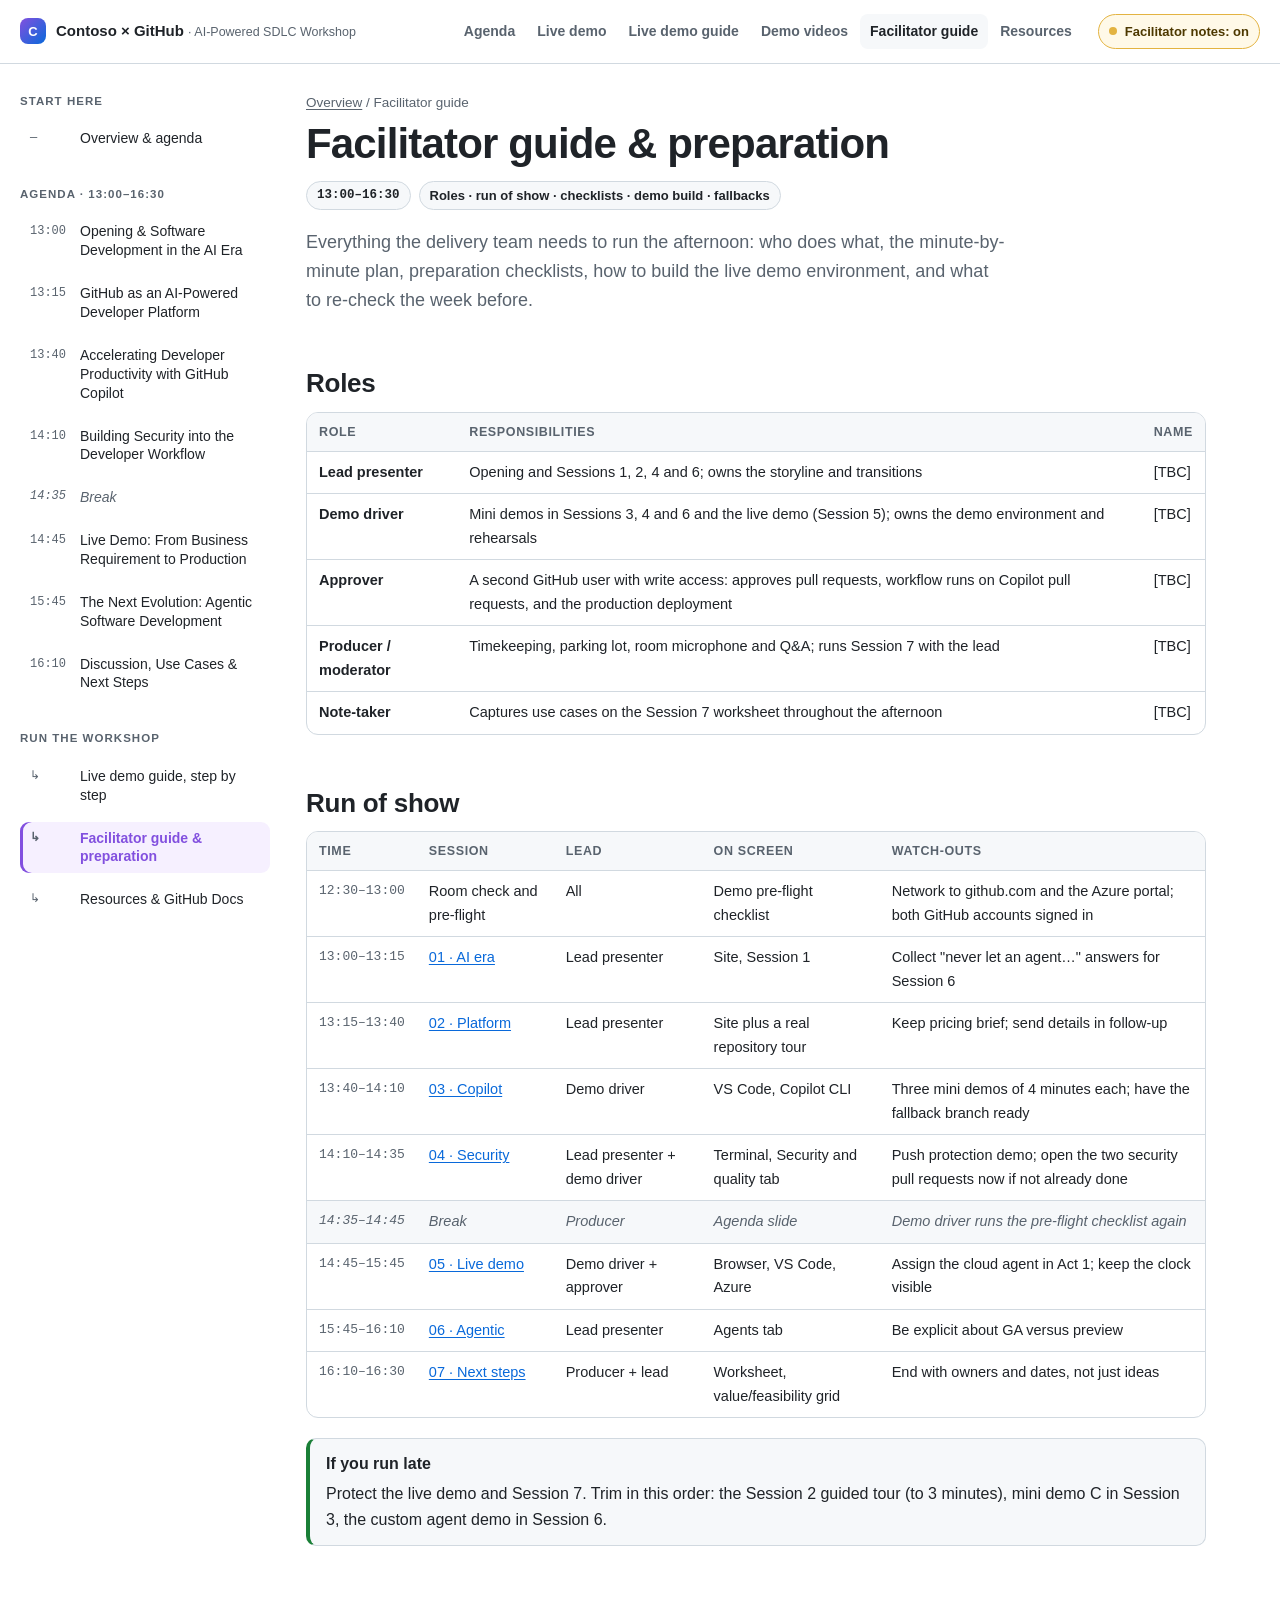
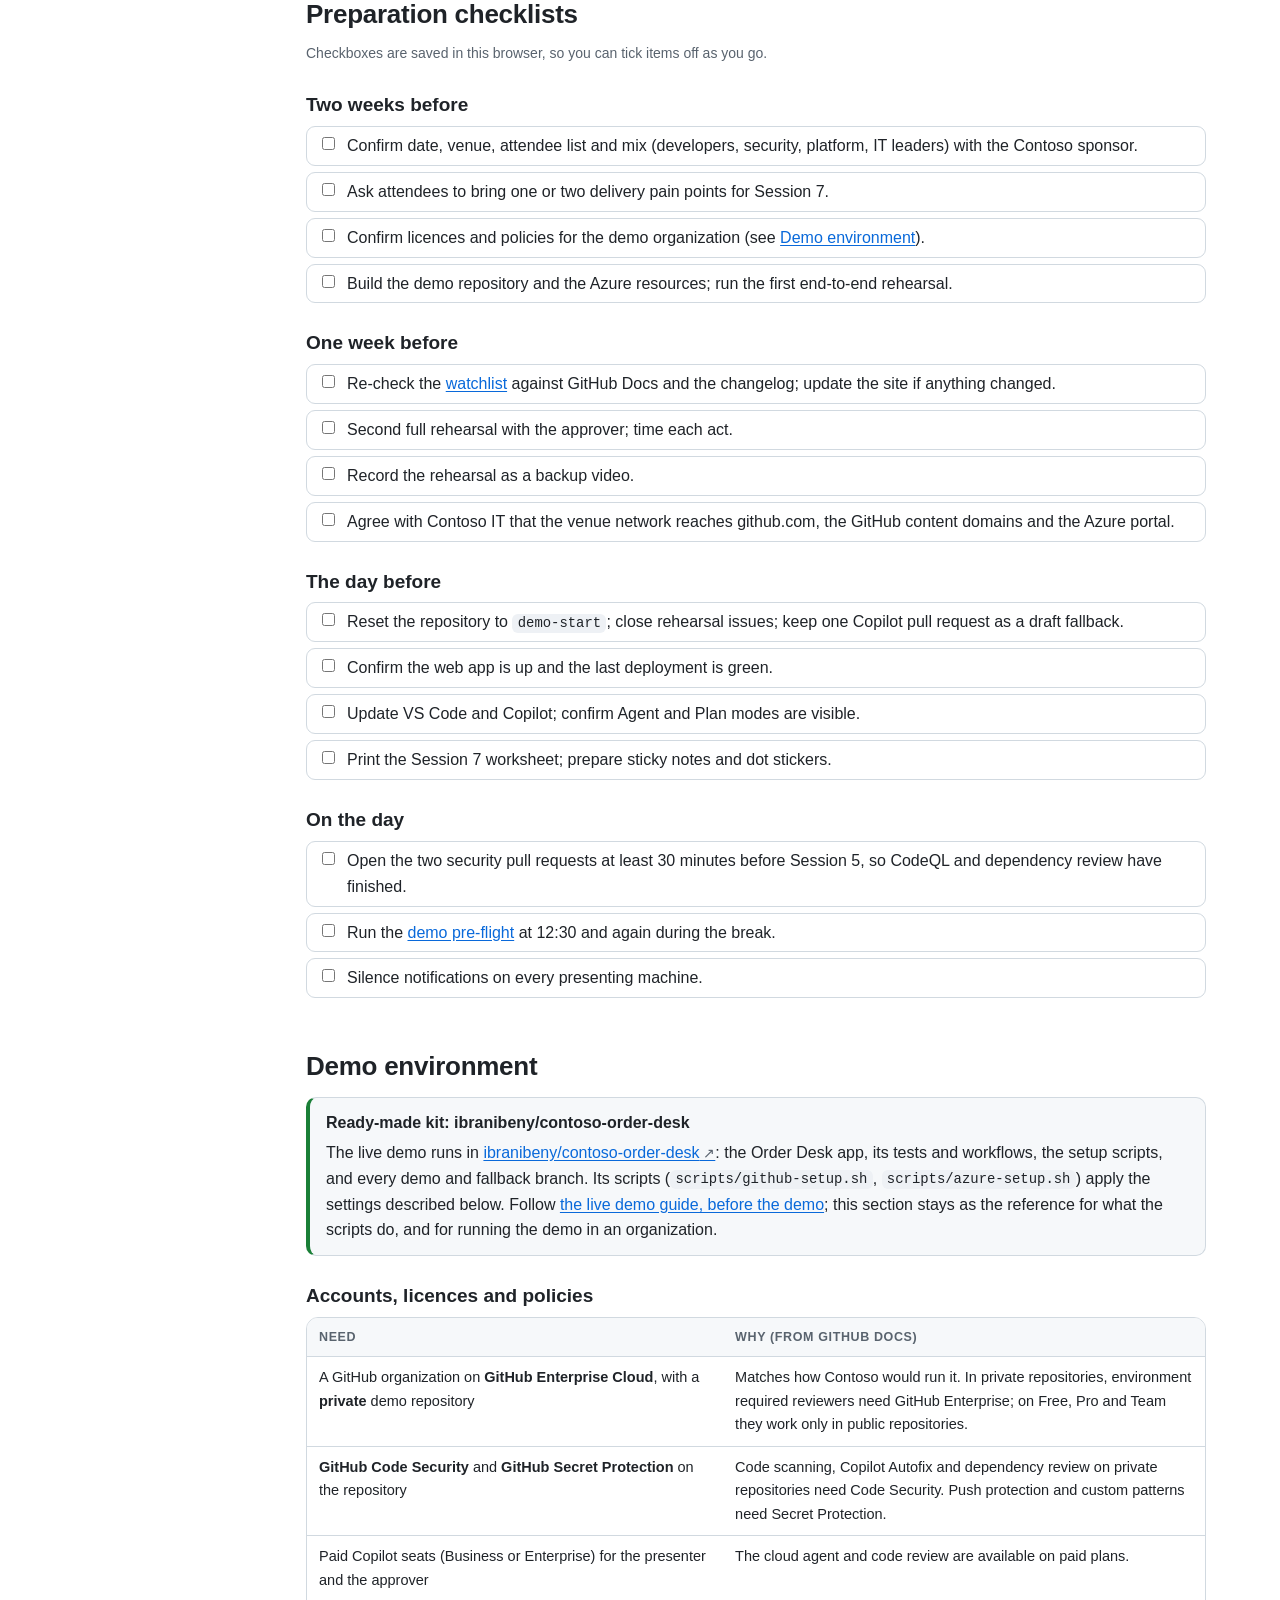
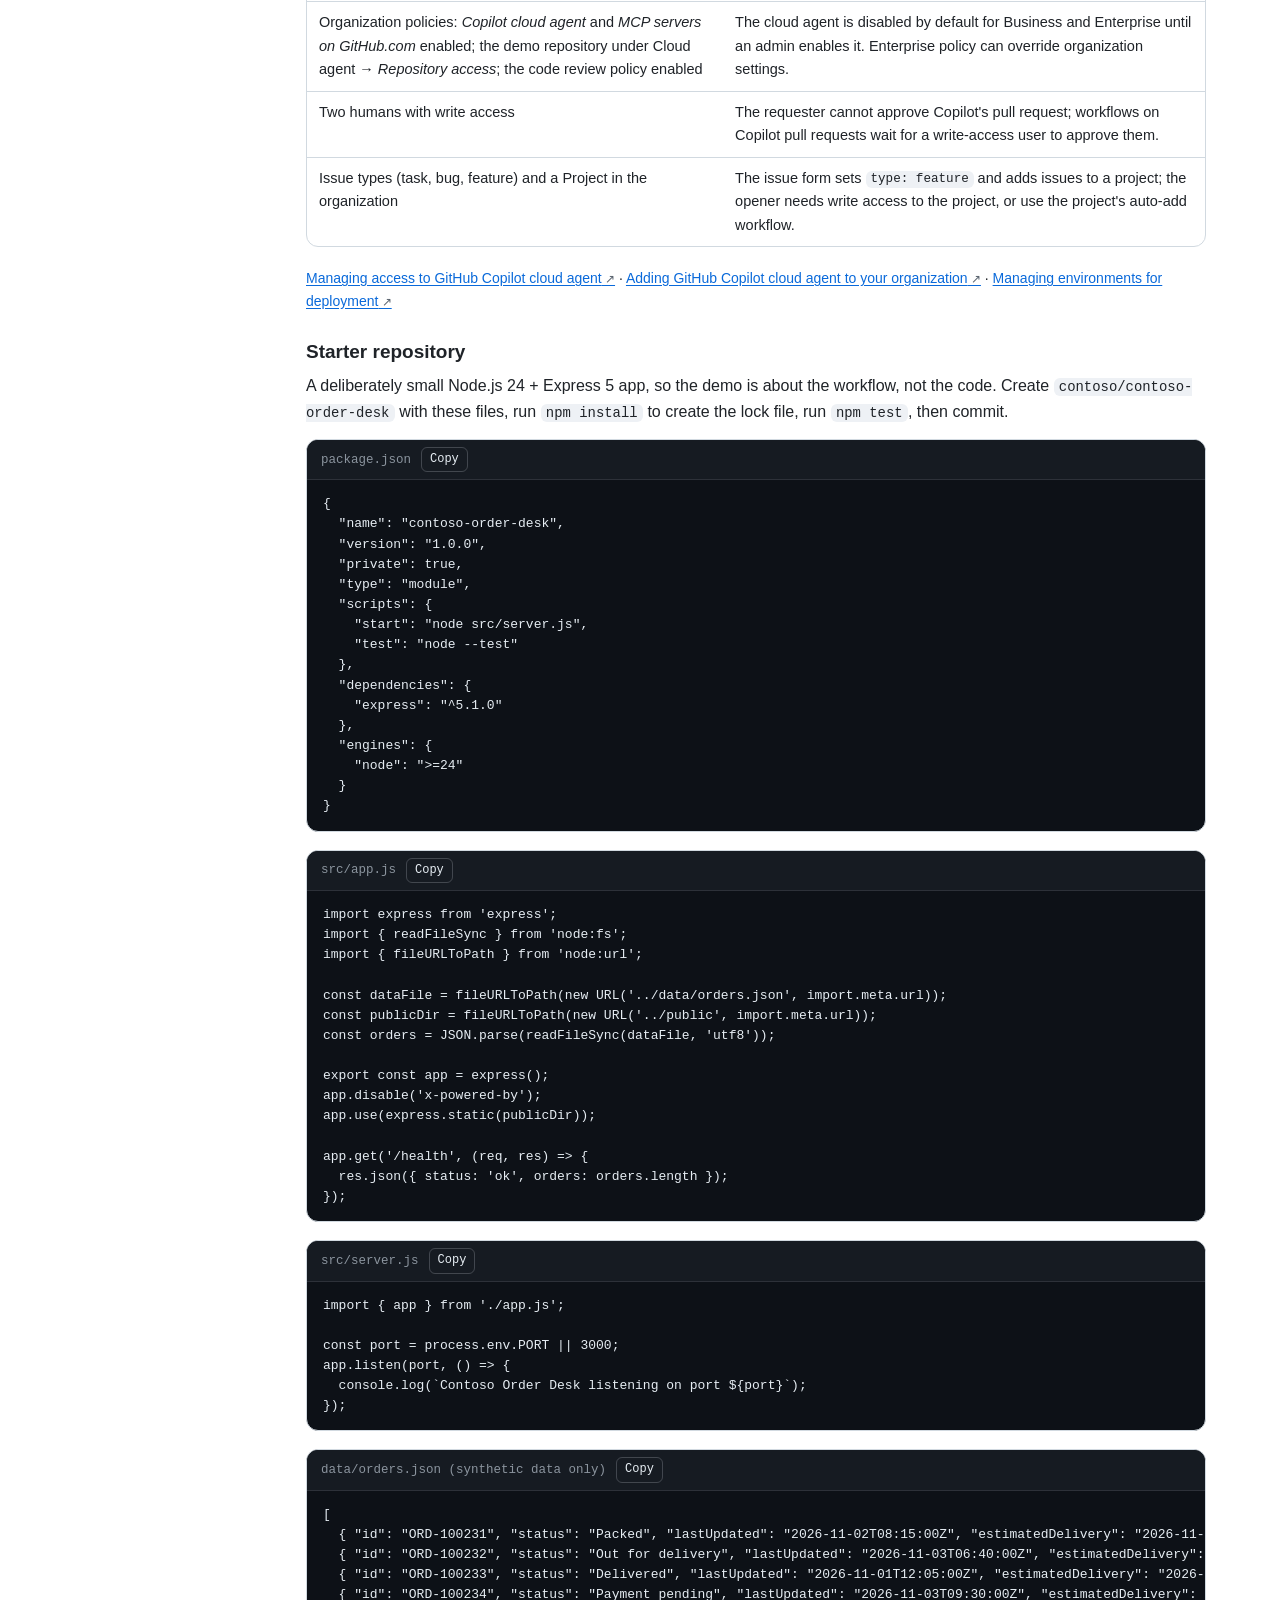
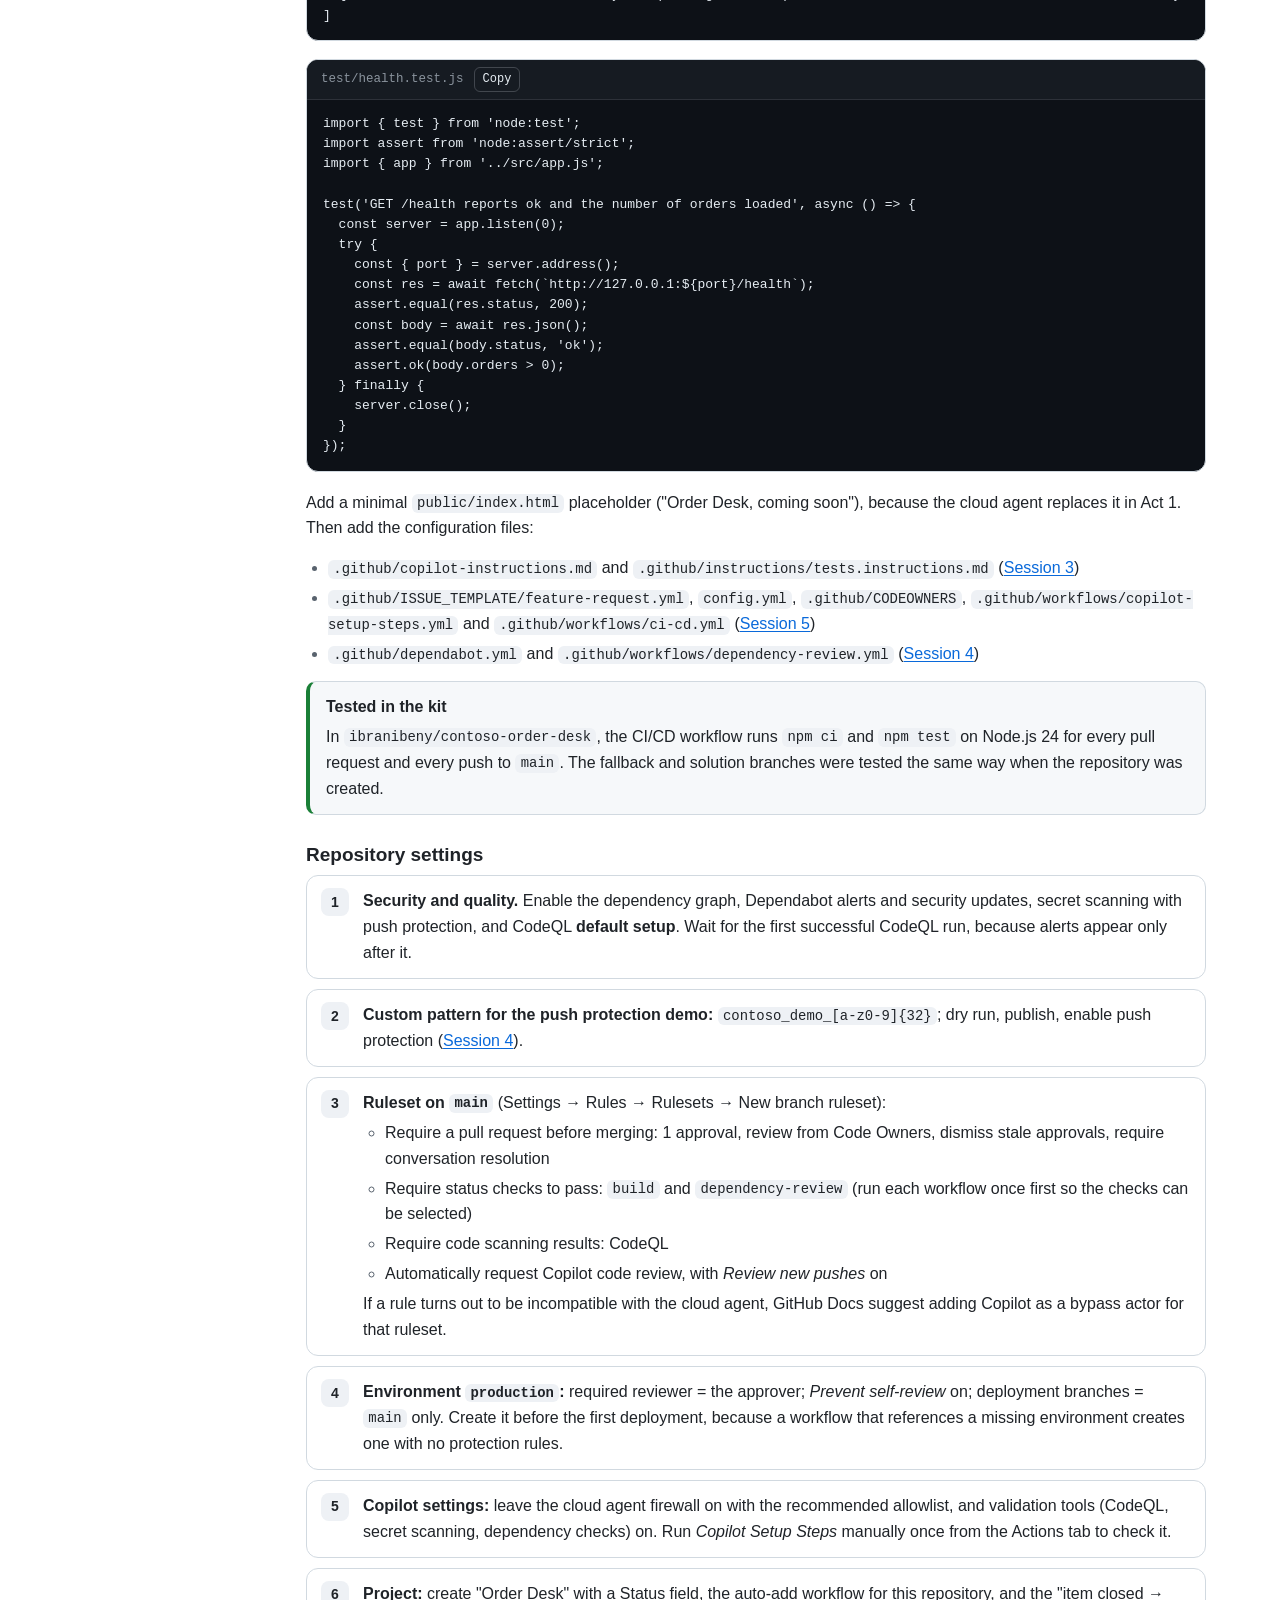
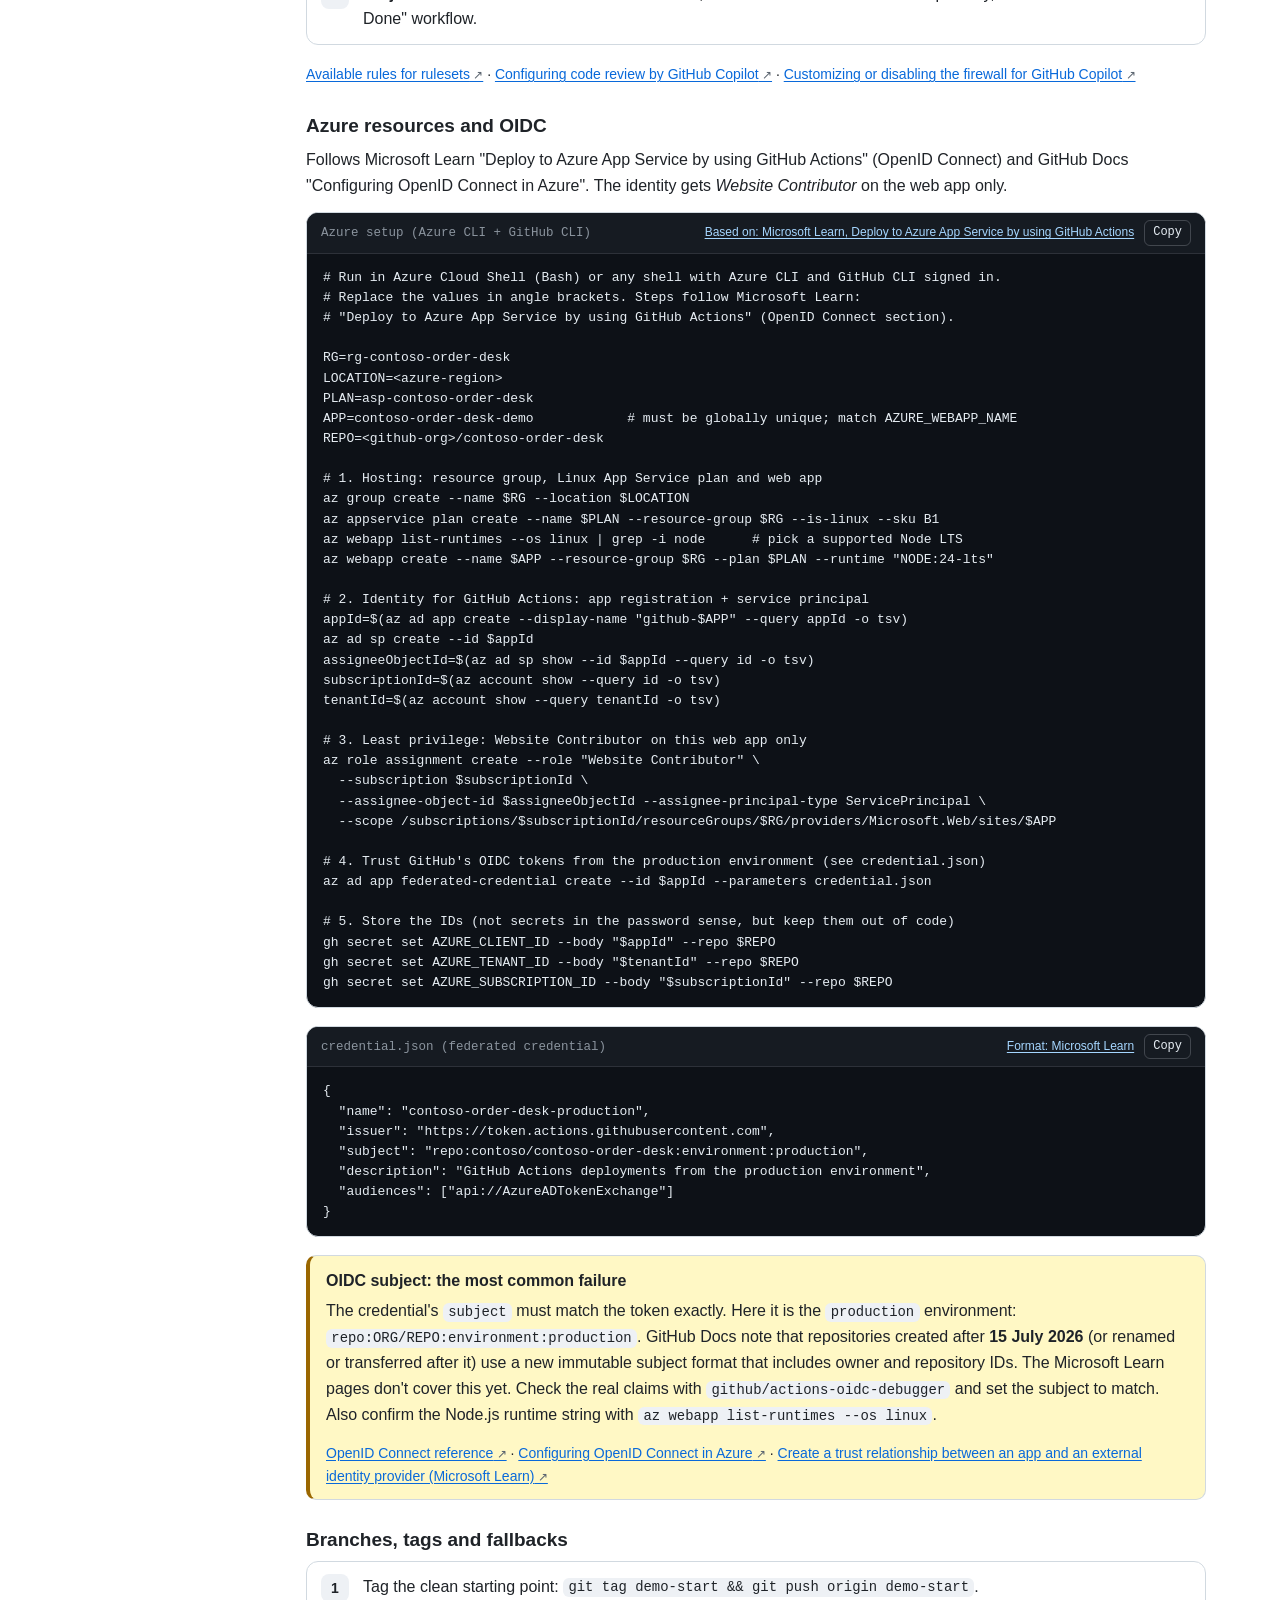
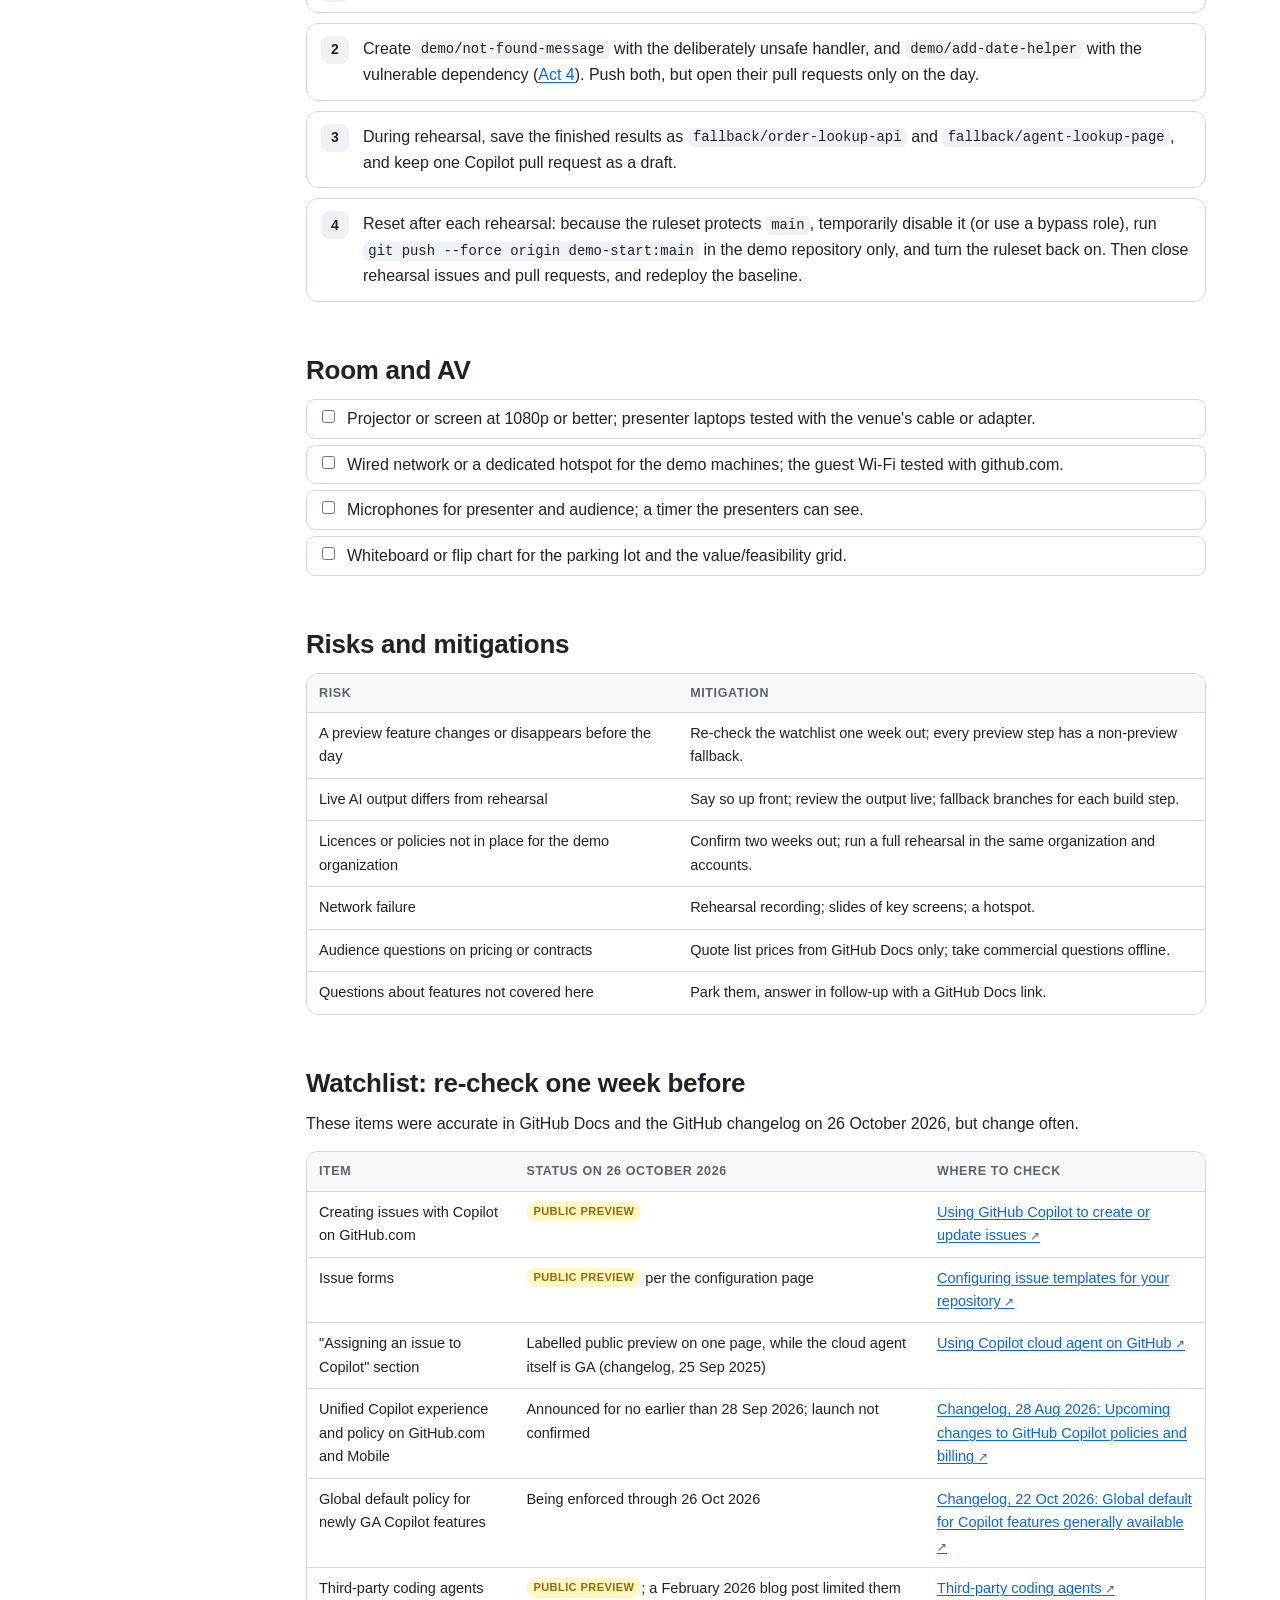
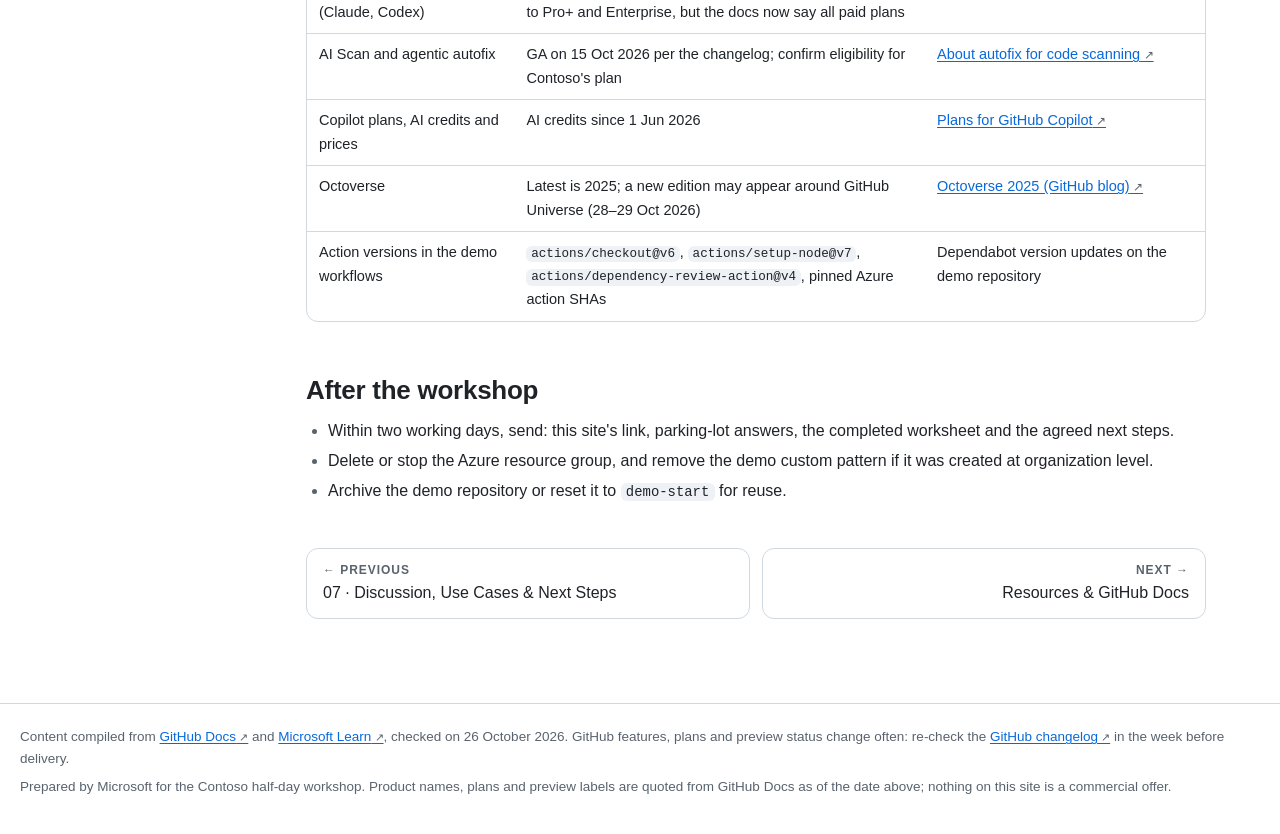
<file: facilitator.html>
<!DOCTYPE html>
<html dir="ltr" lang="en"><head>
<meta charset="utf-8"/>
<meta content="width=device-width, initial-scale=1" name="viewport"/>
<meta content="light dark" name="color-scheme"/>
<title>Facilitator guide &amp; preparation · Contoso × GitHub Workshop</title>
<meta content="Run of show, roles, preparation checklists, demo environment and fallbacks for the Contoso GitHub workshop." name="description"/>
<link href="assets/site.css?v=3" rel="stylesheet"/>
<script>
(function(){var d=document.documentElement;d.classList.add('js');try{if(localStorage.getItem('contoso-ws-fac')==='off'){d.classList.add('fac-off');}}catch(e){}})();
</script>
<script defer="" src="assets/site.js?v=3"></script>
</head>
<body>
<a class="skip" href="#main">Skip to content</a>
<header class="topbar">
  <nav aria-label="Site" class="nav">
    <a class="brand" href="index.html"><span aria-hidden="true" class="brand-mark">C</span><span>Contoso × GitHub <small>· AI-Powered SDLC Workshop</small></span></a>
    <ul>
      <li><a href="index.html">Agenda</a></li>
      <li><a href="05-live-demo.html">Live demo</a></li>
      <li><a href="live-demo-guide.html">Live demo guide</a></li>
      <li><a href="videos.html">Demo videos</a></li>
      <li><a aria-current="page" href="facilitator.html">Facilitator guide</a></li>
      <li><a href="resources.html">Resources</a></li>
      
    </ul>
    <button aria-pressed="true" class="fac-toggle" title="Show or hide the facilitator notes on every page" type="button"><span aria-hidden="true" class="dot"></span><span class="lbl">Facilitator notes: on</span></button>
  </nav>
</header>
<div class="layout">
  <aside aria-label="Workshop sessions" class="sidebar">
    <details open="">
      <summary>Workshop sessions</summary>
      <h2>Start here</h2>
      <ol>
        <li><a href="index.html"><span class="t">—</span><span>Overview &amp; agenda</span></a></li>
      </ol>
      <h2>Agenda · 13:00–16:30</h2>
      <ol>
        <li><a href="01-ai-era.html"><span class="t">13:00</span><span>Opening &amp; Software Development in the AI Era</span></a></li>
        <li><a href="02-platform.html"><span class="t">13:15</span><span>GitHub as an AI-Powered Developer Platform</span></a></li>
        <li><a href="03-copilot.html"><span class="t">13:40</span><span>Accelerating Developer Productivity with GitHub Copilot</span></a></li>
        <li><a href="04-security.html"><span class="t">14:10</span><span>Building Security into the Developer Workflow</span></a></li>
        <li class="brk"><span class="t">14:35</span><span>Break</span></li>
        <li><a href="05-live-demo.html"><span class="t">14:45</span><span>Live Demo: From Business Requirement to Production</span></a></li>
        <li><a href="06-agentic.html"><span class="t">15:45</span><span>The Next Evolution: Agentic Software Development</span></a></li>
        <li><a href="07-next-steps.html"><span class="t">16:10</span><span>Discussion, Use Cases &amp; Next Steps</span></a></li>
        
      </ol>
      <h2>Run the workshop</h2>
      <ol>
        <li><a href="live-demo-guide.html"><span class="t">↳</span><span>Live demo guide, step by step</span></a></li>
        <li><a aria-current="page" href="facilitator.html"><span class="t">↳</span><span>Facilitator guide &amp; preparation</span></a></li>
        <li><a href="resources.html"><span class="t">↳</span><span>Resources &amp; GitHub Docs</span></a></li>
        <li><a href="videos.html"><span class="t">↳</span><span>Demo videos</span></a></li>
      </ol>
    </details>
  </aside>
  <main id="main">
    <div class="content">
<div class="crumbs"><a href="index.html">Overview</a> / Facilitator guide</div>
<h1>Facilitator guide &amp; preparation</h1>
<div class="chips"><span class="chip time">13:00–16:30</span><span class="chip">Roles · run of show · checklists · demo build · fallbacks</span></div>
<p class="lede">Everything the delivery team needs to run the afternoon: who does what, the minute-by-minute plan, preparation checklists, how to build the live demo environment, and what to re-check the week before.</p>

<h2 id="roles">Roles</h2>
<div class="tablewrap"><table>
  <thead><tr><th>Role</th><th>Responsibilities</th><th>Name</th></tr></thead>
  <tbody>
    <tr><td><strong>Lead presenter</strong></td><td>Opening and Sessions 1, 2, 4 and 6; owns the storyline and transitions</td><td>[TBC]</td></tr>
    <tr><td><strong>Demo driver</strong></td><td>Mini demos in Sessions 3, 4 and 6 and the live demo (Session 5); owns the demo environment and rehearsals</td><td>[TBC]</td></tr>
    <tr><td><strong>Approver</strong></td><td>A second GitHub user with write access: approves pull requests, workflow runs on Copilot pull requests, and the production deployment</td><td>[TBC]</td></tr>
    <tr><td><strong>Producer / moderator</strong></td><td>Timekeeping, parking lot, room microphone and Q&amp;A; runs Session 7 with the lead</td><td>[TBC]</td></tr>
    <tr><td><strong>Note-taker</strong></td><td>Captures use cases on the Session 7 worksheet throughout the afternoon</td><td>[TBC]</td></tr>
  </tbody>
</table></div>

<h2 id="run-of-show">Run of show</h2>
<div class="tablewrap"><table>
  <thead><tr><th>Time</th><th>Session</th><th>Lead</th><th>On screen</th><th>Watch-outs</th></tr></thead>
  <tbody>
    <tr><td class="t">12:30–13:00</td><td>Room check and pre-flight</td><td>All</td><td>Demo pre-flight checklist</td><td>Network to github.com and the Azure portal; both GitHub accounts signed in</td></tr>
    <tr><td class="t">13:00–13:15</td><td><a href="01-ai-era.html">01 · AI era</a></td><td>Lead presenter</td><td>Site, Session 1</td><td>Collect "never let an agent…" answers for Session 6</td></tr>
    <tr><td class="t">13:15–13:40</td><td><a href="02-platform.html">02 · Platform</a></td><td>Lead presenter</td><td>Site plus a real repository tour</td><td>Keep pricing brief; send details in follow-up</td></tr>
    <tr><td class="t">13:40–14:10</td><td><a href="03-copilot.html">03 · Copilot</a></td><td>Demo driver</td><td>VS Code, Copilot CLI</td><td>Three mini demos of 4 minutes each; have the fallback branch ready</td></tr>
    <tr><td class="t">14:10–14:35</td><td><a href="04-security.html">04 · Security</a></td><td>Lead presenter + demo driver</td><td>Terminal, Security and quality tab</td><td>Push protection demo; open the two security pull requests now if not already done</td></tr>
    <tr class="break"><td class="t">14:35–14:45</td><td>Break</td><td>Producer</td><td>Agenda slide</td><td>Demo driver runs the pre-flight checklist again</td></tr>
    <tr><td class="t">14:45–15:45</td><td><a href="05-live-demo.html">05 · Live demo</a></td><td>Demo driver + approver</td><td>Browser, VS Code, Azure</td><td>Assign the cloud agent in Act 1; keep the clock visible</td></tr>
    <tr><td class="t">15:45–16:10</td><td><a href="06-agentic.html">06 · Agentic</a></td><td>Lead presenter</td><td>Agents tab</td><td>Be explicit about GA versus preview</td></tr>
    <tr><td class="t">16:10–16:30</td><td><a href="07-next-steps.html">07 · Next steps</a></td><td>Producer + lead</td><td>Worksheet, value/feasibility grid</td><td>End with owners and dates, not just ideas</td></tr>
  </tbody>
</table></div>
<div class="callout tip"><span class="h">If you run late</span><p>Protect the live demo and Session 7. Trim in this order: the Session 2 guided tour (to 3 minutes), mini demo C in Session 3, the custom agent demo in Session 6.</p></div>

<h2 id="checklists">Preparation checklists</h2>
<p class="small muted">Checkboxes are saved in this browser, so you can tick items off as you go.</p>
<h3>Two weeks before</h3>
<ul class="check">
  <li><input aria-label="Done" data-k="t14a" type="checkbox"/><span>Confirm date, venue, attendee list and mix (developers, security, platform, IT leaders) with the Contoso sponsor.</span></li>
  <li><input aria-label="Done" data-k="t14b" type="checkbox"/><span>Ask attendees to bring one or two delivery pain points for Session 7.</span></li>
  <li><input aria-label="Done" data-k="t14c" type="checkbox"/><span>Confirm licences and policies for the demo organization (see <a href="#demo-environment">Demo environment</a>).</span></li>
  <li><input aria-label="Done" data-k="t14d" type="checkbox"/><span>Build the demo repository and the Azure resources; run the first end-to-end rehearsal.</span></li>
</ul>
<h3>One week before</h3>
<ul class="check">
  <li><input aria-label="Done" data-k="t7a" type="checkbox"/><span>Re-check the <a href="#recheck">watchlist</a> against GitHub Docs and the changelog; update the site if anything changed.</span></li>
  <li><input aria-label="Done" data-k="t7b" type="checkbox"/><span>Second full rehearsal with the approver; time each act.</span></li>
  <li><input aria-label="Done" data-k="t7c" type="checkbox"/><span>Record the rehearsal as a backup video.</span></li>
  <li><input aria-label="Done" data-k="t7d" type="checkbox"/><span>Agree with Contoso IT that the venue network reaches github.com, the GitHub content domains and the Azure portal.</span></li>
</ul>
<h3>The day before</h3>
<ul class="check">
  <li><input aria-label="Done" data-k="t1a" type="checkbox"/><span>Reset the repository to <code>demo-start</code>; close rehearsal issues; keep one Copilot pull request as a draft fallback.</span></li>
  <li><input aria-label="Done" data-k="t1b" type="checkbox"/><span>Confirm the web app is up and the last deployment is green.</span></li>
  <li><input aria-label="Done" data-k="t1c" type="checkbox"/><span>Update VS Code and Copilot; confirm Agent and Plan modes are visible.</span></li>
  <li><input aria-label="Done" data-k="t1d" type="checkbox"/><span>Print the Session 7 worksheet; prepare sticky notes and dot stickers.</span></li>
</ul>
<h3>On the day</h3>
<ul class="check">
  <li><input aria-label="Done" data-k="d0a" type="checkbox"/><span>Open the two security pull requests at least 30 minutes before Session 5, so CodeQL and dependency review have finished.</span></li>
  <li><input aria-label="Done" data-k="d0b" type="checkbox"/><span>Run the <a href="05-live-demo.html#pre-flight-30-minutes-before">demo pre-flight</a> at 12:30 and again during the break.</span></li>
  <li><input aria-label="Done" data-k="d0c" type="checkbox"/><span>Silence notifications on every presenting machine.</span></li>
</ul>

<h2 id="demo-environment">Demo environment</h2>
<div class="callout tip"><span class="h">Ready-made kit: ibranibeny/contoso-order-desk</span><p>The live demo runs in <a class="ext" href="https://github.com/ibranibeny/contoso-order-desk">ibranibeny/contoso-order-desk</a>: the Order Desk app, its tests and workflows, the setup scripts, and every demo and fallback branch. Its scripts (<code>scripts/github-setup.sh</code>, <code>scripts/azure-setup.sh</code>) apply the settings described below. Follow <a href="live-demo-guide.html#step-p1">the live demo guide, before the demo</a>; this section stays as the reference for what the scripts do, and for running the demo in an organization.</p></div>
<h3>Accounts, licences and policies</h3>
<div class="tablewrap"><table>
  <thead><tr><th>Need</th><th>Why (from GitHub Docs)</th></tr></thead>
  <tbody>
    <tr><td>A GitHub organization on <strong>GitHub Enterprise Cloud</strong>, with a <strong>private</strong> demo repository</td><td>Matches how Contoso would run it. In private repositories, environment required reviewers need GitHub Enterprise; on Free, Pro and Team they work only in public repositories.</td></tr>
    <tr><td><strong>GitHub Code Security</strong> and <strong>GitHub Secret Protection</strong> on the repository</td><td>Code scanning, Copilot Autofix and dependency review on private repositories need Code Security. Push protection and custom patterns need Secret Protection.</td></tr>
    <tr><td>Paid Copilot seats (Business or Enterprise) for the presenter and the approver</td><td>The cloud agent and code review are available on paid plans.</td></tr>
    <tr><td>Organization policies: <em>Copilot cloud agent</em> and <em>MCP servers on GitHub.com</em> enabled; the demo repository under Cloud agent → <em>Repository access</em>; the code review policy enabled</td><td>The cloud agent is disabled by default for Business and Enterprise until an admin enables it. Enterprise policy can override organization settings.</td></tr>
    <tr><td>Two humans with write access</td><td>The requester cannot approve Copilot's pull request; workflows on Copilot pull requests wait for a write-access user to approve them.</td></tr>
    <tr><td>Issue types (task, bug, feature) and a Project in the organization</td><td>The issue form sets <code>type: feature</code> and adds issues to a project; the opener needs write access to the project, or use the project's auto-add workflow.</td></tr>
  </tbody>
</table></div>
<p class="small"><a class="ext" href="https://docs.github.com/en/copilot/concepts/enterprise/cloud-agent-access">Managing access to GitHub Copilot cloud agent</a> · <a class="ext" href="https://docs.github.com/en/copilot/how-tos/administer-copilot/manage-for-organization/add-copilot-cloud-agent">Adding GitHub Copilot cloud agent to your organization</a> · <a class="ext" href="https://docs.github.com/en/actions/how-tos/deploy/configure-and-manage-deployments/manage-environments">Managing environments for deployment</a></p>

<h3>Starter repository</h3>
<p>A deliberately small Node.js 24 + Express 5 app, so the demo is about the workflow, not the code. Create <code>contoso/contoso-order-desk</code> with these files, run <code>npm install</code> to create the lock file, run <code>npm test</code>, then commit.</p>
<figure class="code"><figcaption><span>package.json</span></figcaption><pre><code>{
  "name": "contoso-order-desk",
  "version": "1.0.0",
  "private": true,
  "type": "module",
  "scripts": {
    "start": "node src/server.js",
    "test": "node --test"
  },
  "dependencies": {
    "express": "^5.1.0"
  },
  "engines": {
    "node": "&gt;=24"
  }
}</code></pre></figure>
<figure class="code"><figcaption><span>src/app.js</span></figcaption><pre><code>import express from 'express';
import { readFileSync } from 'node:fs';
import { fileURLToPath } from 'node:url';

const dataFile = fileURLToPath(new URL('../data/orders.json', import.meta.url));
const publicDir = fileURLToPath(new URL('../public', import.meta.url));
const orders = JSON.parse(readFileSync(dataFile, 'utf8'));

export const app = express();
app.disable('x-powered-by');
app.use(express.static(publicDir));

app.get('/health', (req, res) =&gt; {
  res.json({ status: 'ok', orders: orders.length });
});</code></pre></figure>
<figure class="code"><figcaption><span>src/server.js</span></figcaption><pre><code>import { app } from './app.js';

const port = process.env.PORT || 3000;
app.listen(port, () =&gt; {
  console.log(`Contoso Order Desk listening on port ${port}`);
});</code></pre></figure>
<figure class="code"><figcaption><span>data/orders.json (synthetic data only)</span></figcaption><pre><code>[
  { "id": "ORD-100231", "status": "Packed", "lastUpdated": "2026-11-02T08:15:00Z", "estimatedDelivery": "2026-11-05" },
  { "id": "ORD-100232", "status": "Out for delivery", "lastUpdated": "2026-11-03T06:40:00Z", "estimatedDelivery": "2026-11-03" },
  { "id": "ORD-100233", "status": "Delivered", "lastUpdated": "2026-11-01T12:05:00Z", "estimatedDelivery": "2026-11-01" },
  { "id": "ORD-100234", "status": "Payment pending", "lastUpdated": "2026-11-03T09:30:00Z", "estimatedDelivery": null }
]</code></pre></figure>
<figure class="code"><figcaption><span>test/health.test.js</span></figcaption><pre><code>import { test } from 'node:test';
import assert from 'node:assert/strict';
import { app } from '../src/app.js';

test('GET /health reports ok and the number of orders loaded', async () =&gt; {
  const server = app.listen(0);
  try {
    const { port } = server.address();
    const res = await fetch(`http://127.0.0.1:${port}/health`);
    assert.equal(res.status, 200);
    const body = await res.json();
    assert.equal(body.status, 'ok');
    assert.ok(body.orders &gt; 0);
  } finally {
    server.close();
  }
});</code></pre></figure>
<p>Add a minimal <code>public/index.html</code> placeholder ("Order Desk, coming soon"), because the cloud agent replaces it in Act 1. Then add the configuration files:</p>
<ul>
  <li><code>.github/copilot-instructions.md</code> and <code>.github/instructions/tests.instructions.md</code> (<a href="03-copilot.html#make-copilot-follow-contosos-standards">Session 3</a>)</li>
  <li><code>.github/ISSUE_TEMPLATE/feature-request.yml</code>, <code>config.yml</code>, <code>.github/CODEOWNERS</code>, <code>.github/workflows/copilot-setup-steps.yml</code> and <code>.github/workflows/ci-cd.yml</code> (<a href="05-live-demo.html#demo-kit-files-used-on-stage">Session 5</a>)</li>
  <li><code>.github/dependabot.yml</code> and <code>.github/workflows/dependency-review.yml</code> (<a href="04-security.html#secure-the-supply-chain">Session 4</a>)</li>
</ul>
<div class="callout tip"><span class="h">Tested in the kit</span><p>In <code>ibranibeny/contoso-order-desk</code>, the CI/CD workflow runs <code>npm ci</code> and <code>npm test</code> on Node.js 24 for every pull request and every push to <code>main</code>. The fallback and solution branches were tested the same way when the repository was created.</p></div>

<h3>Repository settings</h3>
<ol class="steps">
  <li><strong>Security and quality.</strong> Enable the dependency graph, Dependabot alerts and security updates, secret scanning with push protection, and CodeQL <strong>default setup</strong>. Wait for the first successful CodeQL run, because alerts appear only after it.</li>
  <li><strong>Custom pattern for the push protection demo:</strong> <code>contoso_demo_[a-z0-9]{32}</code>; dry run, publish, enable push protection (<a href="04-security.html">Session 4</a>).</li>
  <li><strong>Ruleset on <code>main</code></strong> (Settings → Rules → Rulesets → New branch ruleset):
    <ul>
      <li>Require a pull request before merging: 1 approval, review from Code Owners, dismiss stale approvals, require conversation resolution</li>
      <li>Require status checks to pass: <code>build</code> and <code>dependency-review</code> (run each workflow once first so the checks can be selected)</li>
      <li>Require code scanning results: CodeQL</li>
      <li>Automatically request Copilot code review, with <em>Review new pushes</em> on</li>
    </ul>
    If a rule turns out to be incompatible with the cloud agent, GitHub Docs suggest adding Copilot as a bypass actor for that ruleset.</li>
  <li><strong>Environment <code>production</code>:</strong> required reviewer = the approver; <em>Prevent self-review</em> on; deployment branches = <code>main</code> only. Create it before the first deployment, because a workflow that references a missing environment creates one with no protection rules.</li>
  <li><strong>Copilot settings:</strong> leave the cloud agent firewall on with the recommended allowlist, and validation tools (CodeQL, secret scanning, dependency checks) on. Run <em>Copilot Setup Steps</em> manually once from the Actions tab to check it.</li>
  <li><strong>Project:</strong> create "Order Desk" with a Status field, the auto-add workflow for this repository, and the "item closed → Done" workflow.</li>
</ol>
<p class="small"><a class="ext" href="https://docs.github.com/en/repositories/configuring-branches-and-merges-in-your-repository/managing-rulesets/available-rules-for-rulesets">Available rules for rulesets</a> · <a class="ext" href="https://docs.github.com/en/copilot/how-tos/copilot-on-github/set-up-copilot/configure-code-review">Configuring code review by GitHub Copilot</a> · <a class="ext" href="https://docs.github.com/copilot/how-tos/copilot-on-github/customize-copilot/customize-the-firewall">Customizing or disabling the firewall for GitHub Copilot</a></p>

<h3>Azure resources and OIDC</h3>
<p>Follows Microsoft Learn "Deploy to Azure App Service by using GitHub Actions" (OpenID Connect) and GitHub Docs "Configuring OpenID Connect in Azure". The identity gets <em>Website Contributor</em> on the web app only.</p>
<figure class="code"><figcaption><span>Azure setup (Azure CLI + GitHub CLI)</span><span class="src"><a href="https://learn.microsoft.com/en-us/azure/app-service/deploy-github-actions">Based on: Microsoft Learn, Deploy to Azure App Service by using GitHub Actions</a></span></figcaption><pre><code># Run in Azure Cloud Shell (Bash) or any shell with Azure CLI and GitHub CLI signed in.
# Replace the values in angle brackets. Steps follow Microsoft Learn:
# "Deploy to Azure App Service by using GitHub Actions" (OpenID Connect section).

RG=rg-contoso-order-desk
LOCATION=&lt;azure-region&gt;
PLAN=asp-contoso-order-desk
APP=contoso-order-desk-demo            # must be globally unique; match AZURE_WEBAPP_NAME
REPO=&lt;github-org&gt;/contoso-order-desk

# 1. Hosting: resource group, Linux App Service plan and web app
az group create --name $RG --location $LOCATION
az appservice plan create --name $PLAN --resource-group $RG --is-linux --sku B1
az webapp list-runtimes --os linux | grep -i node      # pick a supported Node LTS
az webapp create --name $APP --resource-group $RG --plan $PLAN --runtime "NODE:24-lts"

# 2. Identity for GitHub Actions: app registration + service principal
appId=$(az ad app create --display-name "github-$APP" --query appId -o tsv)
az ad sp create --id $appId
assigneeObjectId=$(az ad sp show --id $appId --query id -o tsv)
subscriptionId=$(az account show --query id -o tsv)
tenantId=$(az account show --query tenantId -o tsv)

# 3. Least privilege: Website Contributor on this web app only
az role assignment create --role "Website Contributor" \
  --subscription $subscriptionId \
  --assignee-object-id $assigneeObjectId --assignee-principal-type ServicePrincipal \
  --scope /subscriptions/$subscriptionId/resourceGroups/$RG/providers/Microsoft.Web/sites/$APP

# 4. Trust GitHub's OIDC tokens from the production environment (see credential.json)
az ad app federated-credential create --id $appId --parameters credential.json

# 5. Store the IDs (not secrets in the password sense, but keep them out of code)
gh secret set AZURE_CLIENT_ID --body "$appId" --repo $REPO
gh secret set AZURE_TENANT_ID --body "$tenantId" --repo $REPO
gh secret set AZURE_SUBSCRIPTION_ID --body "$subscriptionId" --repo $REPO</code></pre></figure>
<figure class="code"><figcaption><span>credential.json (federated credential)</span><span class="src"><a href="https://learn.microsoft.com/en-us/azure/app-service/deploy-github-actions">Format: Microsoft Learn</a></span></figcaption><pre><code>{
  "name": "contoso-order-desk-production",
  "issuer": "https://token.actions.githubusercontent.com",
  "subject": "repo:contoso/contoso-order-desk:environment:production",
  "description": "GitHub Actions deployments from the production environment",
  "audiences": ["api://AzureADTokenExchange"]
}</code></pre></figure>
<div class="callout warn">
  <span class="h">OIDC subject: the most common failure</span>
  <p>The credential's <code>subject</code> must match the token exactly. Here it is the <code>production</code> environment: <code>repo:ORG/REPO:environment:production</code>. GitHub Docs note that repositories created after <strong>15 July 2026</strong> (or renamed or transferred after it) use a new immutable subject format that includes owner and repository IDs. The Microsoft Learn pages don't cover this yet. Check the real claims with <code>github/actions-oidc-debugger</code> and set the subject to match. Also confirm the Node.js runtime string with <code>az webapp list-runtimes --os linux</code>.</p>
  <p class="small"><a class="ext" href="https://docs.github.com/en/actions/reference/security/oidc">OpenID Connect reference</a> · <a class="ext" href="https://docs.github.com/en/actions/how-tos/secure-your-work/security-harden-deployments/oidc-in-azure">Configuring OpenID Connect in Azure</a> · <a class="ext" href="https://learn.microsoft.com/en-us/entra/workload-id/workload-identity-federation-create-trust">Create a trust relationship between an app and an external identity provider (Microsoft Learn)</a></p>
</div>

<h3>Branches, tags and fallbacks</h3>
<ol class="steps">
  <li>Tag the clean starting point: <code>git tag demo-start &amp;&amp; git push origin demo-start</code>.</li>
  <li>Create <code>demo/not-found-message</code> with the deliberately unsafe handler, and <code>demo/add-date-helper</code> with the vulnerable dependency (<a href="05-live-demo.html#act-4">Act 4</a>). Push both, but open their pull requests only on the day.</li>
  <li>During rehearsal, save the finished results as <code>fallback/order-lookup-api</code> and <code>fallback/agent-lookup-page</code>, and keep one Copilot pull request as a draft.</li>
  <li>Reset after each rehearsal: because the ruleset protects <code>main</code>, temporarily disable it (or use a bypass role), run <code>git push --force origin demo-start:main</code> in the demo repository only, and turn the ruleset back on. Then close rehearsal issues and pull requests, and redeploy the baseline.</li>
</ol>

<h2 id="room-and-av">Room and AV</h2>
<ul class="check">
  <li><input aria-label="Done" data-k="av1" type="checkbox"/><span>Projector or screen at 1080p or better; presenter laptops tested with the venue's cable or adapter.</span></li>
  <li><input aria-label="Done" data-k="av2" type="checkbox"/><span>Wired network or a dedicated hotspot for the demo machines; the guest Wi-Fi tested with github.com.</span></li>
  <li><input aria-label="Done" data-k="av3" type="checkbox"/><span>Microphones for presenter and audience; a timer the presenters can see.</span></li>
  <li><input aria-label="Done" data-k="av4" type="checkbox"/><span>Whiteboard or flip chart for the parking lot and the value/feasibility grid.</span></li>
</ul>

<h2 id="risks-and-mitigations">Risks and mitigations</h2>
<div class="tablewrap"><table>
  <thead><tr><th>Risk</th><th>Mitigation</th></tr></thead>
  <tbody>
    <tr><td>A preview feature changes or disappears before the day</td><td>Re-check the watchlist one week out; every preview step has a non-preview fallback.</td></tr>
    <tr><td>Live AI output differs from rehearsal</td><td>Say so up front; review the output live; fallback branches for each build step.</td></tr>
    <tr><td>Licences or policies not in place for the demo organization</td><td>Confirm two weeks out; run a full rehearsal in the same organization and accounts.</td></tr>
    <tr><td>Network failure</td><td>Rehearsal recording; slides of key screens; a hotspot.</td></tr>
    <tr><td>Audience questions on pricing or contracts</td><td>Quote list prices from GitHub Docs only; take commercial questions offline.</td></tr>
    <tr><td>Questions about features not covered here</td><td>Park them, answer in follow-up with a GitHub Docs link.</td></tr>
  </tbody>
</table></div>

<h2 id="recheck">Watchlist: re-check one week before</h2>
<p>These items were accurate in GitHub Docs and the GitHub changelog on 26 October 2026, but change often.</p>
<div class="tablewrap"><table>
  <thead><tr><th>Item</th><th>Status on 26 October 2026</th><th>Where to check</th></tr></thead>
  <tbody>
    <tr><td>Creating issues with Copilot on GitHub.com</td><td><span class="st pv">Public preview</span></td><td><a class="ext" href="https://docs.github.com/en/copilot/how-tos/copilot-on-github/copilot-for-github-tasks/use-copilot-to-create-or-update-issues">Using GitHub Copilot to create or update issues</a></td></tr>
    <tr><td>Issue forms</td><td><span class="st pv">Public preview</span> per the configuration page</td><td><a class="ext" href="https://docs.github.com/en/communities/using-templates-to-encourage-useful-issues-and-pull-requests/configuring-issue-templates-for-your-repository">Configuring issue templates for your repository</a></td></tr>
    <tr><td>"Assigning an issue to Copilot" section</td><td>Labelled public preview on one page, while the cloud agent itself is GA (changelog, 25 Sep 2025)</td><td><a class="ext" href="https://docs.github.com/en/copilot/how-tos/use-copilot-agents/cloud-agent/use-cloud-agent-on-github">Using Copilot cloud agent on GitHub</a></td></tr>
    <tr><td>Unified Copilot experience and policy on GitHub.com and Mobile</td><td>Announced for no earlier than 28 Sep 2026; launch not confirmed</td><td><a class="ext" href="https://github.blog/changelog/2026-08-28-upcoming-changes-to-github-copilot-policies-and-billing/">Changelog, 28 Aug 2026: Upcoming changes to GitHub Copilot policies and billing</a></td></tr>
    <tr><td>Global default policy for newly GA Copilot features</td><td>Being enforced through 26 Oct 2026</td><td><a class="ext" href="https://github.blog/changelog/2026-10-22-global-default-for-copilot-features-generally-available/">Changelog, 22 Oct 2026: Global default for Copilot features generally available</a></td></tr>
    <tr><td>Third-party coding agents (Claude, Codex)</td><td><span class="st pv">Public preview</span>; a February 2026 blog post limited them to Pro+ and Enterprise, but the docs now say all paid plans</td><td><a class="ext" href="https://docs.github.com/en/copilot/concepts/agent-capabilities/about-agents/about-third-party-coding-agents">Third-party coding agents</a></td></tr>
    <tr><td>AI Scan and agentic autofix</td><td>GA on 15 Oct 2026 per the changelog; confirm eligibility for Contoso's plan</td><td><a class="ext" href="https://docs.github.com/en/code-security/concepts/code-scanning/autofix-for-code-scanning">About autofix for code scanning</a></td></tr>
    <tr><td>Copilot plans, AI credits and prices</td><td>AI credits since 1 Jun 2026</td><td><a class="ext" href="https://docs.github.com/en/copilot/get-started/plans">Plans for GitHub Copilot</a></td></tr>
    <tr><td>Octoverse</td><td>Latest is 2025; a new edition may appear around GitHub Universe (28–29 Oct 2026)</td><td><a class="ext" href="https://github.blog/news-insights/octoverse/octoverse-a-new-developer-joins-github-every-second-as-ai-leads-typescript-to-1/">Octoverse 2025 (GitHub blog)</a></td></tr>
    <tr><td>Action versions in the demo workflows</td><td><code>actions/checkout@v6</code>, <code>actions/setup-node@v7</code>, <code>actions/dependency-review-action@v4</code>, pinned Azure action SHAs</td><td>Dependabot version updates on the demo repository</td></tr>
  </tbody>
</table></div>

<h2 id="after-the-workshop">After the workshop</h2>
<ul>
  <li>Within two working days, send: this site's link, parking-lot answers, the completed worksheet and the agreed next steps.</li>
  <li>Delete or stop the Azure resource group, and remove the demo custom pattern if it was created at organization level.</li>
  <li>Archive the demo repository or reset it to <code>demo-start</code> for reuse.</li>
</ul>
<nav aria-label="Previous and next" class="pager"><a class="prev" href="07-next-steps.html"><span class="d">← Previous</span>07 · Discussion, Use Cases &amp; Next Steps</a><a class="next" href="resources.html"><span class="d">Next →</span>Resources &amp; GitHub Docs</a></nav>
    </div>
  </main>
  <nav aria-label="On this page" class="toc"><h2>On this page</h2><ol><li><a href="#roles">Roles</a></li><li><a href="#run-of-show">Run of show</a></li><li><a href="#checklists">Preparation checklists</a></li><li><a href="#demo-environment">Demo environment</a></li><li><a href="#room-and-av">Room and AV</a></li><li><a href="#risks-and-mitigations">Risks and mitigations</a></li><li><a href="#recheck">Watchlist: re-check one week before</a></li><li><a href="#after-the-workshop">After the workshop</a></li></ol></nav>
</div>
<footer class="site">
  <div class="inner">
    <div>Content compiled from <a class="ext" href="https://docs.github.com/en">GitHub Docs</a> and <a class="ext" href="https://learn.microsoft.com/">Microsoft Learn</a>, checked on 26 October 2026. GitHub features, plans and preview status change often: re-check the <a class="ext" href="https://github.blog/changelog/">GitHub changelog</a> in the week before delivery.</div>
    <div>Prepared by Microsoft for the Contoso half-day workshop. Product names, plans and preview labels are quoted from GitHub Docs as of the date above; nothing on this site is a commercial offer.</div>
  </div>
</footer>

</body></html>
</file>
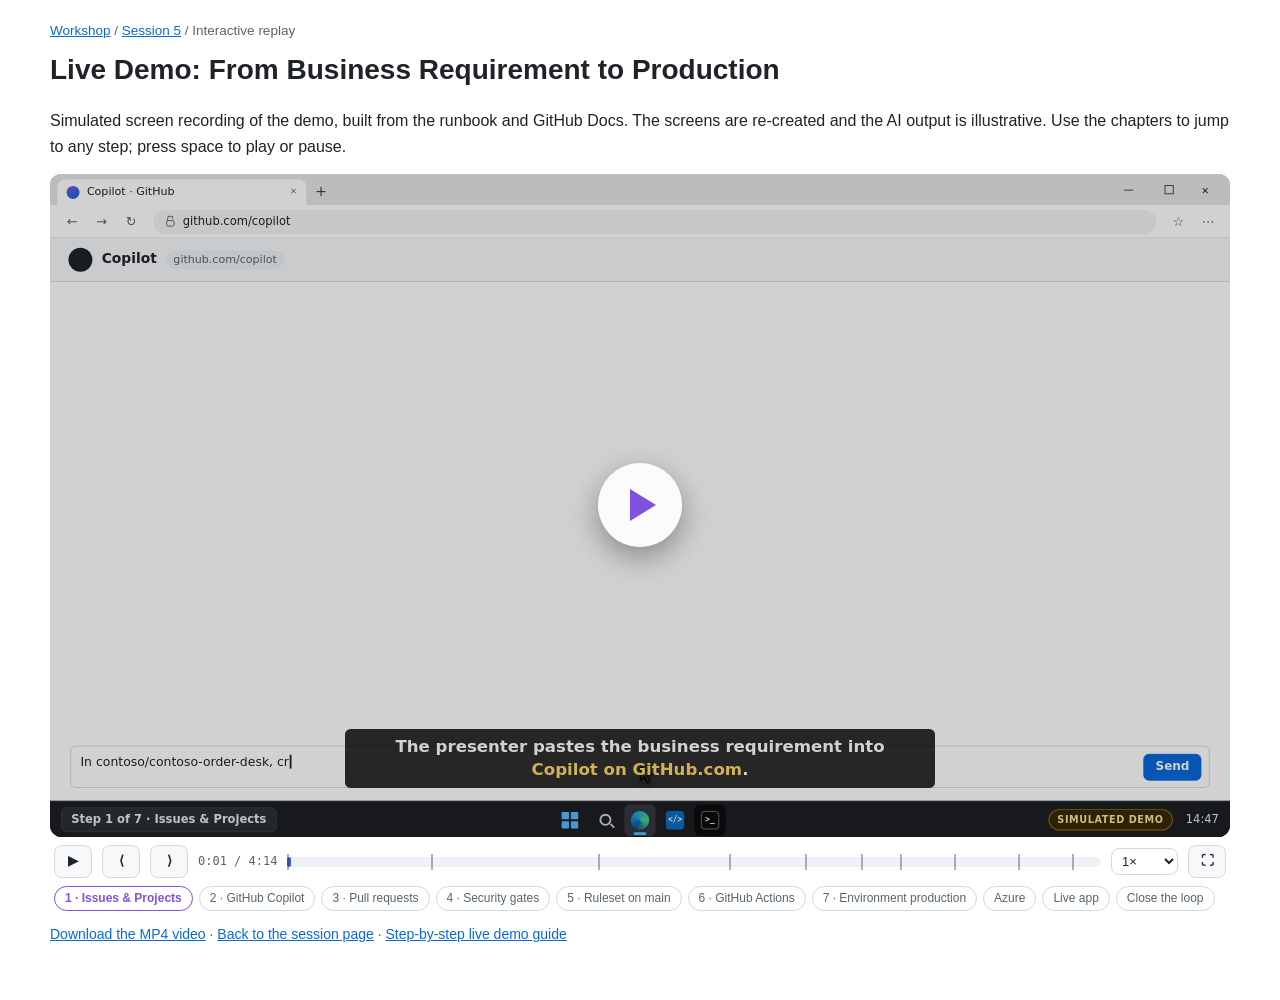
<file: replay.html>
<!DOCTYPE html>
<html lang="en" dir="ltr">
<head>
<meta charset="utf-8">
<meta name="viewport" content="width=device-width, initial-scale=1">
<meta name="color-scheme" content="light dark">
<title>Demo replay · Contoso × GitHub Workshop</title>
<meta name="description" content="Interactive replay of a workshop demo: a simulated screen recording with chapters, built from the runbooks and GitHub Docs.">
<link rel="stylesheet" href="assets/replay.css">
<script src="assets/replay.js"></script>
<script src="assets/demos.js"></script>
<style>
  body{margin:0;font-family:"Segoe UI Variable Text","Segoe UI",-apple-system,BlinkMacSystemFont,"Helvetica Neue",Arial,sans-serif;font-size:16px;line-height:1.6;color:#1f2328;background:#fff}
  a{color:#0969da}
  .crumbs{font-size:13.5px;color:#59636e}
  .small{font-size:14px}.muted{color:#59636e}
  @media (prefers-color-scheme: dark){body{color:#e6edf3;background:#0d1117}a{color:#4493f8}.crumbs,.muted{color:#9198a1}}
  body.rp-solo{margin:0}
  .rp-render body,.rp-render{background:#0b0f19}
  .rp-render #player{width:1280px;height:720px;position:relative;overflow:hidden}
  .rp-page{max-width:1180px;margin-inline:auto;padding-block:20px 40px;padding-inline:20px}
  .rp-page h1{font-size:28px;margin-block:6px 6px}
  .rp-page .lede{margin-block-end:14px}
  .rp-embed,.rp-embed body{margin:0;background:#0b0f19;overflow:hidden}
  .rp-embed #player{max-width:calc((100vh - 46px) * 16 / 9);margin-inline:auto}
  .rp-embed .rp-chaps{display:none}
  .rp-embed .rp-viewport{border-radius:0}
  .rp-embed .rp-ctrl{padding:6px 6px 0;gap:8px}
  .rp-embed .rp-btn{padding:3px 8px;min-width:32px;font-size:13px}
  .rp-embed .rp-time{color:#c9d1d9}
</style>
</head>
<body>
<div id="app"></div>
<script>
(function () {
  var qs = new URLSearchParams(location.search);
  var id = qs.get('demo') || 'live-demo';
  var demo = window.Replay.get(id);
  var app = document.getElementById('app');
  if (qs.get('render') === '1') {
    document.documentElement.classList.add('rp-render');
    document.body.classList.add('rp-solo');
    app.innerHTML = '<div id="player"></div>';
    window.__rp = window.Replay.mount(document.getElementById('player'), demo, { render: true });
    return;
  }
  if (demo && qs.get('embed') === '1') {
    document.documentElement.classList.add('rp-embed');
    app.innerHTML = '<div id="player"></div>';
    var pe = window.Replay.mount(document.getElementById('player'), demo, { autoplay: qs.get('autoplay') === '1' });
    var te = parseFloat(qs.get('t') || '');
    if (!isNaN(te)) pe.seek(te);
    return;
  }
  if (!demo) { app.innerHTML = '<div class="rp-page"><h1>Demo not found</h1><p><a href="index.html">Back to the workshop</a></p></div>'; return; }
  var back = ({ 3: '03-copilot.html#watch', 4: '04-security.html#watch', 5: '05-live-demo.html#watch', 6: '06-agentic.html#watch' })[demo.session] || 'index.html';
  var guide = demo.id === 'live-demo' || demo.id === 'live-demo-prep' ? ' · <a href="live-demo-guide.html' + (demo.id === 'live-demo-prep' ? '#step-p1' : '') + '">Step-by-step live demo guide</a>' : '';
  app.innerHTML = '<div class="rp-page"><div class="crumbs"><a href="index.html">Workshop</a> / <a href="' + back + '">Session ' + demo.session + '</a> / Interactive replay</div>' +
    '<h1>' + demo.title + '</h1><p class="lede">Simulated screen recording of the demo, built from the runbook and GitHub Docs. The screens are re-created and the AI output is illustrative. Use the chapters to jump to any step; press space to play or pause.</p>' +
    '<div id="player"></div><p class="small muted" style="margin-top:12px"><a href="videos/' + demo.id + '.mp4" download>Download the MP4 video</a> · <a href="' + back + '">Back to the session page</a>' + guide + '</p></div>';
  var start = parseFloat(qs.get('t') || '');
  var p = window.Replay.mount(document.getElementById('player'), demo, { autoplay: qs.get('autoplay') === '1' });
  var ch = parseInt(qs.get('chapter') || '', 10);
  if (!isNaN(ch)) p.playChapter(ch); else if (!isNaN(start)) p.seek(start);
})();
</script>
</body>
</html>
</file>
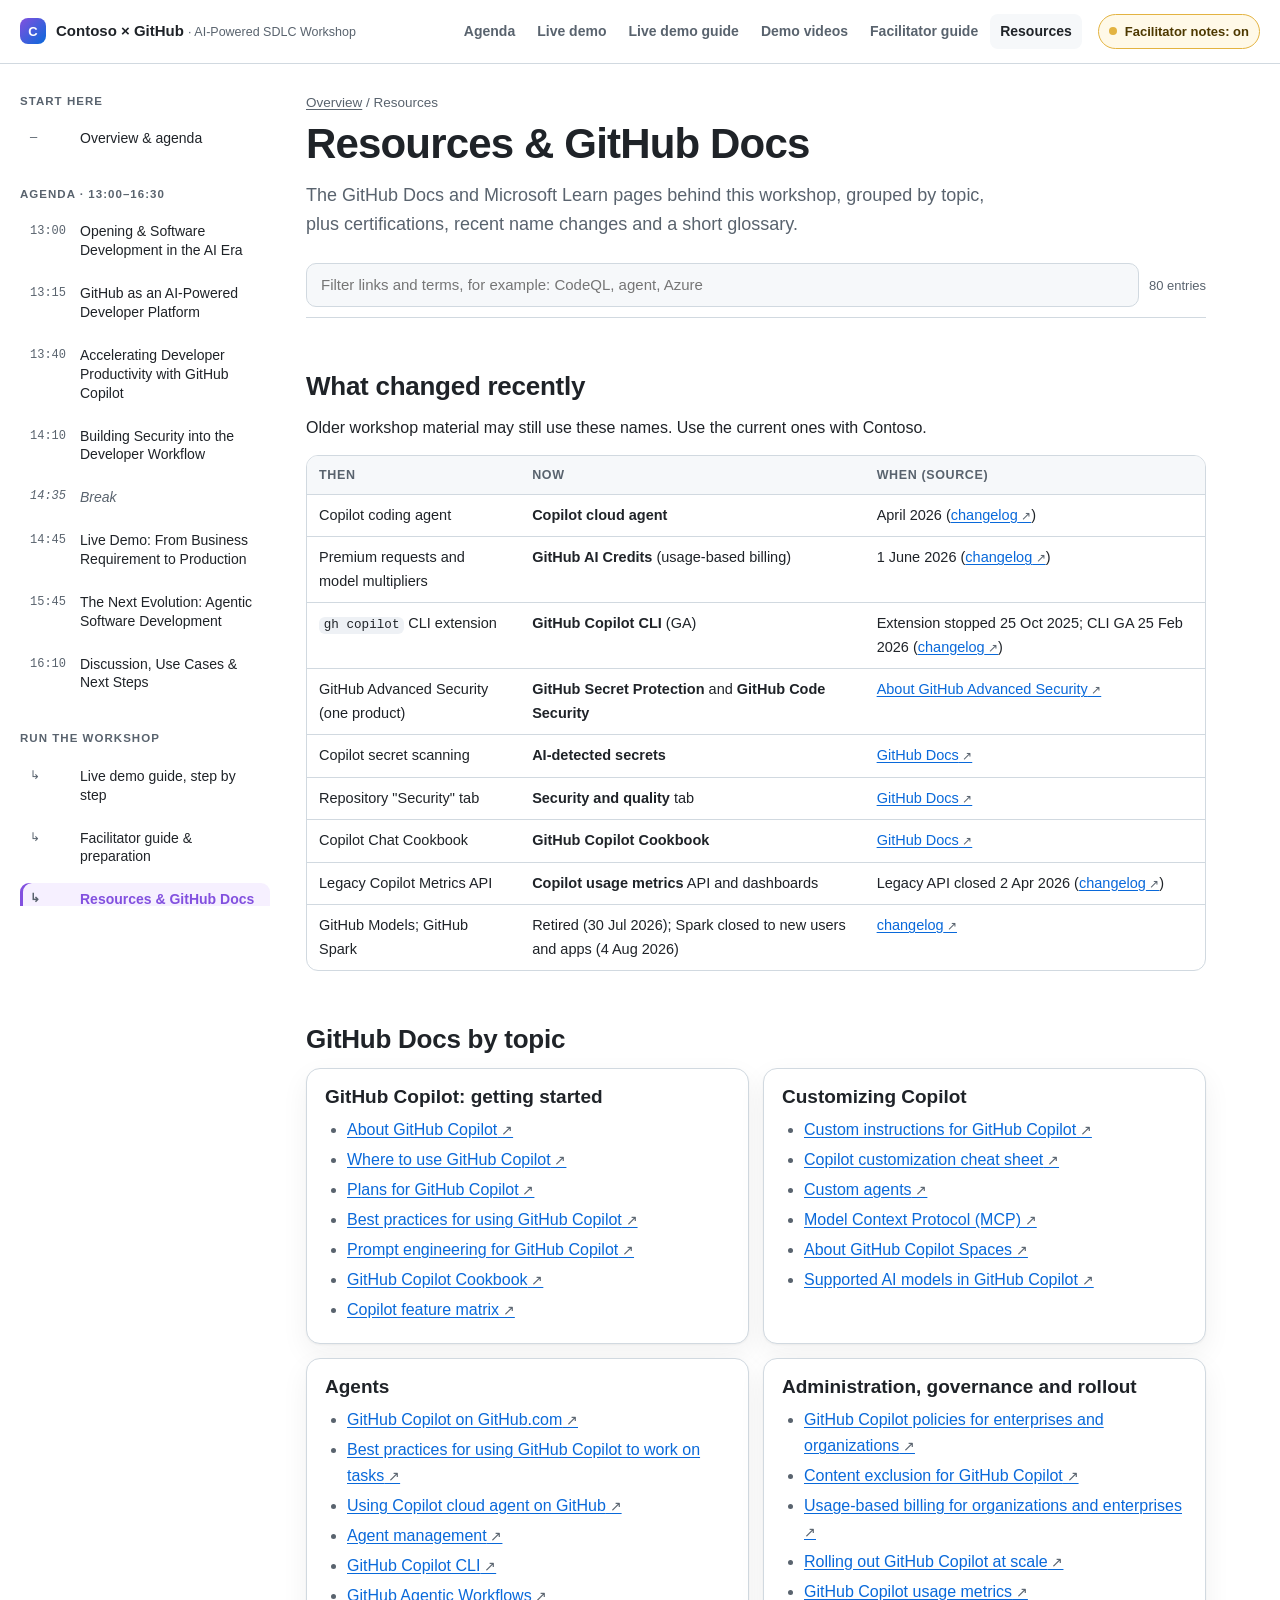
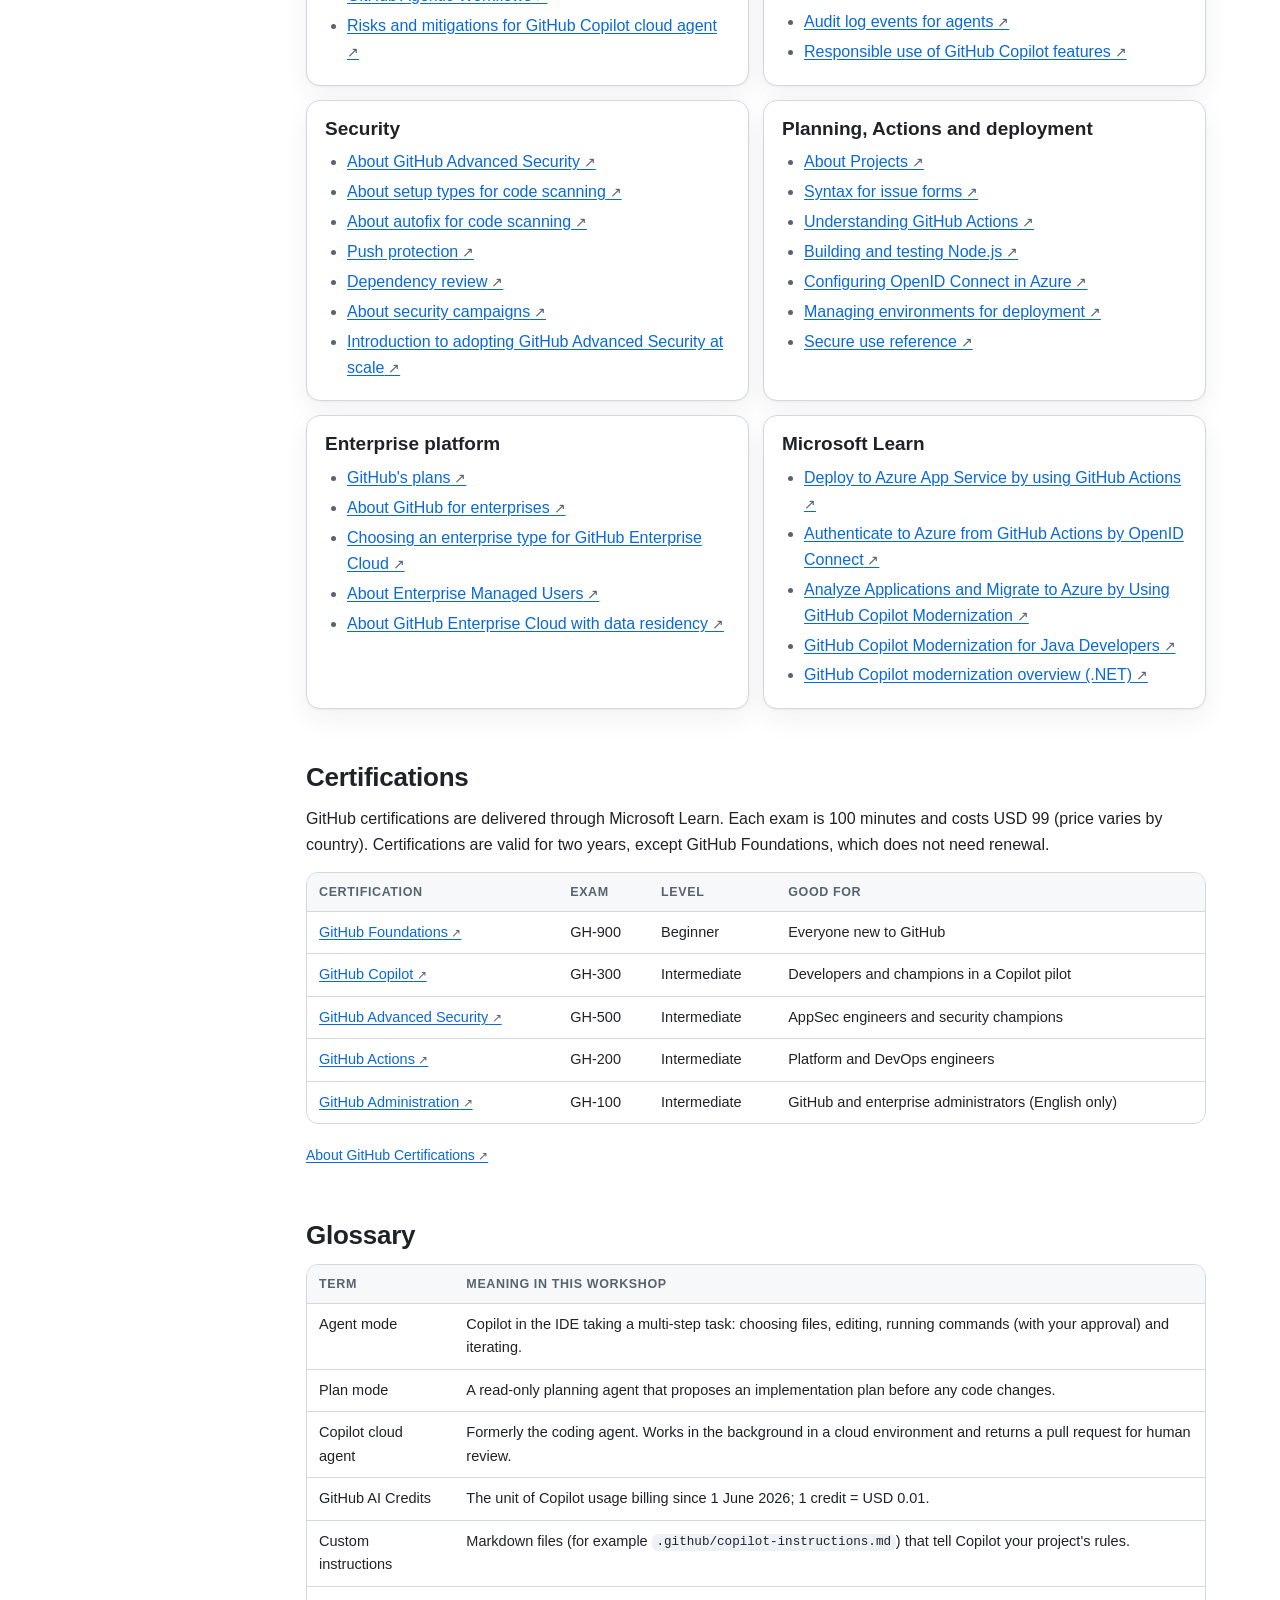
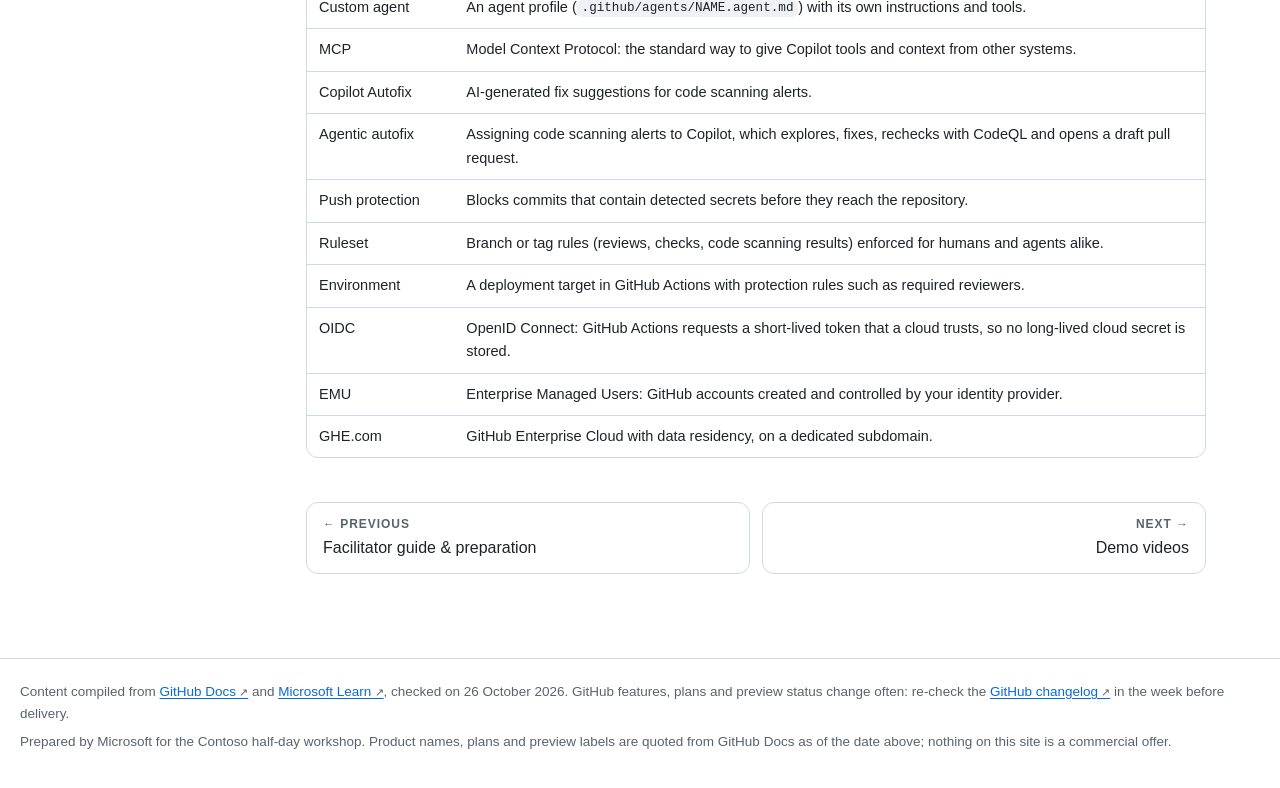
<file: resources.html>
<!DOCTYPE html>
<html dir="ltr" lang="en"><head>
<meta charset="utf-8"/>
<meta content="width=device-width, initial-scale=1" name="viewport"/>
<meta content="light dark" name="color-scheme"/>
<title>Resources &amp; GitHub Docs · Contoso × GitHub Workshop</title>
<meta content="Curated GitHub Docs and Microsoft Learn links, certifications and glossary for the Contoso GitHub workshop." name="description"/>
<link href="assets/site.css?v=3" rel="stylesheet"/>
<script>
(function(){var d=document.documentElement;d.classList.add('js');try{if(localStorage.getItem('contoso-ws-fac')==='off'){d.classList.add('fac-off');}}catch(e){}})();
</script>
<script defer="" src="assets/site.js?v=3"></script>
</head>
<body>
<a class="skip" href="#main">Skip to content</a>
<header class="topbar">
  <nav aria-label="Site" class="nav">
    <a class="brand" href="index.html"><span aria-hidden="true" class="brand-mark">C</span><span>Contoso × GitHub <small>· AI-Powered SDLC Workshop</small></span></a>
    <ul>
      <li><a href="index.html">Agenda</a></li>
      <li><a href="05-live-demo.html">Live demo</a></li>
      <li><a href="live-demo-guide.html">Live demo guide</a></li>
      <li><a href="videos.html">Demo videos</a></li>
      <li><a href="facilitator.html">Facilitator guide</a></li>
      <li><a aria-current="page" href="resources.html">Resources</a></li>
      
    </ul>
    <button aria-pressed="true" class="fac-toggle" title="Show or hide the facilitator notes on every page" type="button"><span aria-hidden="true" class="dot"></span><span class="lbl">Facilitator notes: on</span></button>
  </nav>
</header>
<div class="layout">
  <aside aria-label="Workshop sessions" class="sidebar">
    <details open="">
      <summary>Workshop sessions</summary>
      <h2>Start here</h2>
      <ol>
        <li><a href="index.html"><span class="t">—</span><span>Overview &amp; agenda</span></a></li>
      </ol>
      <h2>Agenda · 13:00–16:30</h2>
      <ol>
        <li><a href="01-ai-era.html"><span class="t">13:00</span><span>Opening &amp; Software Development in the AI Era</span></a></li>
        <li><a href="02-platform.html"><span class="t">13:15</span><span>GitHub as an AI-Powered Developer Platform</span></a></li>
        <li><a href="03-copilot.html"><span class="t">13:40</span><span>Accelerating Developer Productivity with GitHub Copilot</span></a></li>
        <li><a href="04-security.html"><span class="t">14:10</span><span>Building Security into the Developer Workflow</span></a></li>
        <li class="brk"><span class="t">14:35</span><span>Break</span></li>
        <li><a href="05-live-demo.html"><span class="t">14:45</span><span>Live Demo: From Business Requirement to Production</span></a></li>
        <li><a href="06-agentic.html"><span class="t">15:45</span><span>The Next Evolution: Agentic Software Development</span></a></li>
        <li><a href="07-next-steps.html"><span class="t">16:10</span><span>Discussion, Use Cases &amp; Next Steps</span></a></li>
        
      </ol>
      <h2>Run the workshop</h2>
      <ol>
        <li><a href="live-demo-guide.html"><span class="t">↳</span><span>Live demo guide, step by step</span></a></li>
        <li><a href="facilitator.html"><span class="t">↳</span><span>Facilitator guide &amp; preparation</span></a></li>
        <li><a aria-current="page" href="resources.html"><span class="t">↳</span><span>Resources &amp; GitHub Docs</span></a></li>
        <li><a href="videos.html"><span class="t">↳</span><span>Demo videos</span></a></li>
      </ol>
    </details>
  </aside>
  <main id="main">
    <div class="content">
<div class="crumbs"><a href="index.html">Overview</a> / Resources</div>
<h1>Resources &amp; GitHub Docs</h1>
<p class="lede">The GitHub Docs and Microsoft Learn pages behind this workshop, grouped by topic, plus certifications, recent name changes and a short glossary.</p>

<div class="rfilter" role="search"><input aria-label="Filter resources" placeholder="Filter links and terms, for example: CodeQL, agent, Azure" type="search"/><span aria-live="polite" class="cnt"></span></div>

<h2 id="what-changed-recently">What changed recently</h2>
<p>Older workshop material may still use these names. Use the current ones with Contoso.</p>
<div class="tablewrap"><table>
  <thead><tr><th>Then</th><th>Now</th><th>When (source)</th></tr></thead>
  <tbody>
    <tr><td>Copilot coding agent</td><td><strong>Copilot cloud agent</strong></td><td>April 2026 (<a class="ext" href="https://github.blog/changelog/2026-04-01-research-plan-and-code-with-copilot-cloud-agent/">changelog</a>)</td></tr>
    <tr><td>Premium requests and model multipliers</td><td><strong>GitHub AI Credits</strong> (usage-based billing)</td><td>1 June 2026 (<a class="ext" href="https://github.blog/changelog/2026-06-01-updates-to-github-copilot-billing-and-plans/">changelog</a>)</td></tr>
    <tr><td><code>gh copilot</code> CLI extension</td><td><strong>GitHub Copilot CLI</strong> (GA)</td><td>Extension stopped 25 Oct 2025; CLI GA 25 Feb 2026 (<a class="ext" href="https://github.blog/changelog/2026-02-25-github-copilot-cli-is-now-generally-available/">changelog</a>)</td></tr>
    <tr><td>GitHub Advanced Security (one product)</td><td><strong>GitHub Secret Protection</strong> and <strong>GitHub Code Security</strong></td><td><a class="ext" href="https://docs.github.com/en/get-started/learning-about-github/about-github-advanced-security">About GitHub Advanced Security</a></td></tr>
    <tr><td>Copilot secret scanning</td><td><strong>AI-detected secrets</strong></td><td><a class="ext" href="https://docs.github.com/en/code-security/how-tos/secure-your-secrets/detect-secret-leaks/enabling-secret-scanning-for-ai-detected-secrets">GitHub Docs</a></td></tr>
    <tr><td>Repository "Security" tab</td><td><strong>Security and quality</strong> tab</td><td><a class="ext" href="https://docs.github.com/en/code-security/concepts/secret-security/secret-scanning">GitHub Docs</a></td></tr>
    <tr><td>Copilot Chat Cookbook</td><td><strong>GitHub Copilot Cookbook</strong></td><td><a class="ext" href="https://docs.github.com/en/copilot/tutorials/copilot-cookbook">GitHub Docs</a></td></tr>
    <tr><td>Legacy Copilot Metrics API</td><td><strong>Copilot usage metrics</strong> API and dashboards</td><td>Legacy API closed 2 Apr 2026 (<a class="ext" href="https://github.blog/changelog/2026-01-29-closing-down-notice-of-legacy-copilot-metrics-apis/">changelog</a>)</td></tr>
    <tr><td>GitHub Models; GitHub Spark</td><td>Retired (30 Jul 2026); Spark closed to new users and apps (4 Aug 2026)</td><td><a class="ext" href="https://github.blog/changelog/2026-08-04-upcoming-deprecation-of-github-spark-on-github-com/">changelog</a></td></tr>
  </tbody>
</table></div>

<h2 id="github-docs-by-topic">GitHub Docs by topic</h2>
<div class="grid g2">
  <div class="card">
    <h3>GitHub Copilot: getting started</h3>
    <ul>
      <li><a class="ext" href="https://docs.github.com/en/copilot/get-started/about-github-copilot">About GitHub Copilot</a></li>
      <li><a class="ext" href="https://docs.github.com/en/copilot/get-started/where-to-use-github-copilot">Where to use GitHub Copilot</a></li>
      <li><a class="ext" href="https://docs.github.com/en/copilot/get-started/plans">Plans for GitHub Copilot</a></li>
      <li><a class="ext" href="https://docs.github.com/en/copilot/get-started/best-practices">Best practices for using GitHub Copilot</a></li>
      <li><a class="ext" href="https://docs.github.com/en/copilot/concepts/prompting-and-context/prompt-engineering">Prompt engineering for GitHub Copilot</a></li>
      <li><a class="ext" href="https://docs.github.com/en/copilot/tutorials/copilot-cookbook">GitHub Copilot Cookbook</a></li>
      <li><a class="ext" href="https://docs.github.com/en/copilot/reference/copilot-feature-matrix">Copilot feature matrix</a></li>
    </ul>
  </div>
  <div class="card">
    <h3>Customizing Copilot</h3>
    <ul>
      <li><a class="ext" href="https://docs.github.com/en/copilot/concepts/prompting-and-context/custom-instructions">Custom instructions for GitHub Copilot</a></li>
      <li><a class="ext" href="https://docs.github.com/en/copilot/reference/customization-cheat-sheet">Copilot customization cheat sheet</a></li>
      <li><a class="ext" href="https://docs.github.com/en/copilot/concepts/customizations/custom-agents">Custom agents</a></li>
      <li><a class="ext" href="https://docs.github.com/en/copilot/concepts/customizations/mcp">Model Context Protocol (MCP)</a></li>
      <li><a class="ext" href="https://docs.github.com/en/copilot/concepts/prompting-and-context/spaces">About GitHub Copilot Spaces</a></li>
      <li><a class="ext" href="https://docs.github.com/en/copilot/reference/ai-models/supported-models">Supported AI models in GitHub Copilot</a></li>
    </ul>
  </div>
  <div class="card">
    <h3>Agents</h3>
    <ul>
      <li><a class="ext" href="https://docs.github.com/en/copilot/concepts/copilot-surfaces/copilot-on-github">GitHub Copilot on GitHub.com</a></li>
      <li><a class="ext" href="https://docs.github.com/en/copilot/tutorials/cloud-agent/get-the-best-results">Best practices for using GitHub Copilot to work on tasks</a></li>
      <li><a class="ext" href="https://docs.github.com/en/copilot/how-tos/use-copilot-agents/cloud-agent/use-cloud-agent-on-github">Using Copilot cloud agent on GitHub</a></li>
      <li><a class="ext" href="https://docs.github.com/en/copilot/concepts/agent-capabilities/choosing-and-delegating-agent-work/agent-management">Agent management</a></li>
      <li><a class="ext" href="https://docs.github.com/en/copilot/concepts/copilot-surfaces/copilot-cli">GitHub Copilot CLI</a></li>
      <li><a class="ext" href="https://docs.github.com/en/copilot/concepts/agent-capabilities/agent-powered-workflows-and-operations/about-github-agentic-workflows">GitHub Agentic Workflows</a></li>
      <li><a class="ext" href="https://docs.github.com/en/copilot/concepts/security-governance-and-network-settings/risks-and-mitigations">Risks and mitigations for GitHub Copilot cloud agent</a></li>
    </ul>
  </div>
  <div class="card">
    <h3>Administration, governance and rollout</h3>
    <ul>
      <li><a class="ext" href="https://docs.github.com/en/copilot/concepts/enterprise/policies">GitHub Copilot policies for enterprises and organizations</a></li>
      <li><a class="ext" href="https://docs.github.com/en/copilot/concepts/security-governance-and-network-settings/content-exclusion">Content exclusion for GitHub Copilot</a></li>
      <li><a class="ext" href="https://docs.github.com/en/copilot/concepts/billing-and-usage/organizations-and-enterprises/billing">Usage-based billing for organizations and enterprises</a></li>
      <li><a class="ext" href="https://docs.github.com/en/copilot/tutorials/roll-out-at-scale">Rolling out GitHub Copilot at scale</a></li>
      <li><a class="ext" href="https://docs.github.com/en/copilot/concepts/billing-and-usage/copilot-usage-metrics/copilot-metrics">GitHub Copilot usage metrics</a></li>
      <li><a class="ext" href="https://docs.github.com/en/copilot/reference/enterprise-administrators/agentic-audit-log-events">Audit log events for agents</a></li>
      <li><a class="ext" href="https://docs.github.com/en/copilot/responsible-use">Responsible use of GitHub Copilot features</a></li>
    </ul>
  </div>
  <div class="card">
    <h3>Security</h3>
    <ul>
      <li><a class="ext" href="https://docs.github.com/en/get-started/learning-about-github/about-github-advanced-security">About GitHub Advanced Security</a></li>
      <li><a class="ext" href="https://docs.github.com/en/code-security/concepts/code-scanning/setup-types">About setup types for code scanning</a></li>
      <li><a class="ext" href="https://docs.github.com/en/code-security/concepts/code-scanning/autofix-for-code-scanning">About autofix for code scanning</a></li>
      <li><a class="ext" href="https://docs.github.com/en/code-security/concepts/secret-security/push-protection">Push protection</a></li>
      <li><a class="ext" href="https://docs.github.com/en/code-security/concepts/supply-chain-security/dependency-review">Dependency review</a></li>
      <li><a class="ext" href="https://docs.github.com/en/code-security/concepts/security-at-scale/about-security-campaigns">About security campaigns</a></li>
      <li><a class="ext" href="https://docs.github.com/en/enterprise-cloud@latest/code-security/tutorials/adopting-github-advanced-security-at-scale/introduction-to-adopting-github-advanced-security-at-scale">Introduction to adopting GitHub Advanced Security at scale</a></li>
    </ul>
  </div>
  <div class="card">
    <h3>Planning, Actions and deployment</h3>
    <ul>
      <li><a class="ext" href="https://docs.github.com/en/issues/planning-and-tracking-with-projects/learning-about-projects/about-projects">About Projects</a></li>
      <li><a class="ext" href="https://docs.github.com/en/communities/using-templates-to-encourage-useful-issues-and-pull-requests/syntax-for-issue-forms">Syntax for issue forms</a></li>
      <li><a class="ext" href="https://docs.github.com/en/actions/get-started/understand-github-actions">Understanding GitHub Actions</a></li>
      <li><a class="ext" href="https://docs.github.com/en/actions/tutorials/build-and-test-code/nodejs">Building and testing Node.js</a></li>
      <li><a class="ext" href="https://docs.github.com/en/actions/how-tos/secure-your-work/security-harden-deployments/oidc-in-azure">Configuring OpenID Connect in Azure</a></li>
      <li><a class="ext" href="https://docs.github.com/en/actions/how-tos/deploy/configure-and-manage-deployments/manage-environments">Managing environments for deployment</a></li>
      <li><a class="ext" href="https://docs.github.com/en/actions/reference/security/secure-use">Secure use reference</a></li>
    </ul>
  </div>
  <div class="card">
    <h3>Enterprise platform</h3>
    <ul>
      <li><a class="ext" href="https://docs.github.com/en/get-started/learning-about-github/githubs-plans">GitHub's plans</a></li>
      <li><a class="ext" href="https://docs.github.com/en/enterprise-cloud@latest/admin/overview/about-github-for-enterprises">About GitHub for enterprises</a></li>
      <li><a class="ext" href="https://docs.github.com/en/enterprise-cloud@latest/admin/concepts/enterprise-fundamentals/choose-an-enterprise-type">Choosing an enterprise type for GitHub Enterprise Cloud</a></li>
      <li><a class="ext" href="https://docs.github.com/en/enterprise-cloud@latest/admin/concepts/identity-and-access-management/enterprise-managed-users">About Enterprise Managed Users</a></li>
      <li><a class="ext" href="https://docs.github.com/en/enterprise-cloud@latest/admin/data-residency/about-github-enterprise-cloud-with-data-residency">About GitHub Enterprise Cloud with data residency</a></li>
    </ul>
  </div>
  <div class="card">
    <h3>Microsoft Learn</h3>
    <ul>
      <li><a class="ext" href="https://learn.microsoft.com/en-us/azure/app-service/deploy-github-actions">Deploy to Azure App Service by using GitHub Actions</a></li>
      <li><a class="ext" href="https://learn.microsoft.com/en-us/azure/developer/github/connect-from-azure-openid-connect">Authenticate to Azure from GitHub Actions by OpenID Connect</a></li>
      <li><a class="ext" href="https://learn.microsoft.com/en-us/azure/developer/github-copilot-app-modernization/overview">Analyze Applications and Migrate to Azure by Using GitHub Copilot Modernization</a></li>
      <li><a class="ext" href="https://learn.microsoft.com/en-us/azure/developer/java/migration/migrate-github-copilot-app-modernization-for-java">GitHub Copilot Modernization for Java Developers</a></li>
      <li><a class="ext" href="https://learn.microsoft.com/en-us/dotnet/azure/migration/appmod/overview">GitHub Copilot modernization overview (.NET)</a></li>
    </ul>
  </div>
</div>

<h2 id="certifications">Certifications</h2>
<p>GitHub certifications are delivered through Microsoft Learn. Each exam is 100 minutes and costs USD 99 (price varies by country). Certifications are valid for two years, except GitHub Foundations, which does not need renewal.</p>
<div class="tablewrap"><table>
  <thead><tr><th>Certification</th><th>Exam</th><th>Level</th><th>Good for</th></tr></thead>
  <tbody>
    <tr><td><a class="ext" href="https://learn.microsoft.com/en-us/credentials/certifications/github-foundations/">GitHub Foundations</a></td><td>GH-900</td><td>Beginner</td><td>Everyone new to GitHub</td></tr>
    <tr><td><a class="ext" href="https://learn.microsoft.com/en-us/credentials/certifications/github-copilot/">GitHub Copilot</a></td><td>GH-300</td><td>Intermediate</td><td>Developers and champions in a Copilot pilot</td></tr>
    <tr><td><a class="ext" href="https://learn.microsoft.com/en-us/credentials/certifications/github-advanced-security/">GitHub Advanced Security</a></td><td>GH-500</td><td>Intermediate</td><td>AppSec engineers and security champions</td></tr>
    <tr><td><a class="ext" href="https://learn.microsoft.com/en-us/credentials/certifications/github-actions/">GitHub Actions</a></td><td>GH-200</td><td>Intermediate</td><td>Platform and DevOps engineers</td></tr>
    <tr><td><a class="ext" href="https://learn.microsoft.com/en-us/credentials/certifications/github-administration/">GitHub Administration</a></td><td>GH-100</td><td>Intermediate</td><td>GitHub and enterprise administrators (English only)</td></tr>
  </tbody>
</table></div>
<p class="small"><a class="ext" href="https://docs.github.com/en/get-started/showcase-your-expertise-with-github-certifications/about-github-certifications">About GitHub Certifications</a></p>

<h2 id="glossary">Glossary</h2>
<div class="tablewrap"><table>
  <thead><tr><th>Term</th><th>Meaning in this workshop</th></tr></thead>
  <tbody>
    <tr><td>Agent mode</td><td>Copilot in the IDE taking a multi-step task: choosing files, editing, running commands (with your approval) and iterating.</td></tr>
    <tr><td>Plan mode</td><td>A read-only planning agent that proposes an implementation plan before any code changes.</td></tr>
    <tr><td>Copilot cloud agent</td><td>Formerly the coding agent. Works in the background in a cloud environment and returns a pull request for human review.</td></tr>
    <tr><td>GitHub AI Credits</td><td>The unit of Copilot usage billing since 1 June 2026; 1 credit = USD 0.01.</td></tr>
    <tr><td>Custom instructions</td><td>Markdown files (for example <code>.github/copilot-instructions.md</code>) that tell Copilot your project's rules.</td></tr>
    <tr><td>Custom agent</td><td>An agent profile (<code>.github/agents/NAME.agent.md</code>) with its own instructions and tools.</td></tr>
    <tr><td>MCP</td><td>Model Context Protocol: the standard way to give Copilot tools and context from other systems.</td></tr>
    <tr><td>Copilot Autofix</td><td>AI-generated fix suggestions for code scanning alerts.</td></tr>
    <tr><td>Agentic autofix</td><td>Assigning code scanning alerts to Copilot, which explores, fixes, rechecks with CodeQL and opens a draft pull request.</td></tr>
    <tr><td>Push protection</td><td>Blocks commits that contain detected secrets before they reach the repository.</td></tr>
    <tr><td>Ruleset</td><td>Branch or tag rules (reviews, checks, code scanning results) enforced for humans and agents alike.</td></tr>
    <tr><td>Environment</td><td>A deployment target in GitHub Actions with protection rules such as required reviewers.</td></tr>
    <tr><td>OIDC</td><td>OpenID Connect: GitHub Actions requests a short-lived token that a cloud trusts, so no long-lived cloud secret is stored.</td></tr>
    <tr><td>EMU</td><td>Enterprise Managed Users: GitHub accounts created and controlled by your identity provider.</td></tr>
    <tr><td>GHE.com</td><td>GitHub Enterprise Cloud with data residency, on a dedicated subdomain.</td></tr>
  </tbody>
</table></div>
<nav aria-label="Previous and next" class="pager"><a class="prev" href="facilitator.html"><span class="d">← Previous</span>Facilitator guide &amp; preparation</a><a class="next" href="videos.html"><span class="d">Next →</span>Demo videos</a></nav>
    </div>
  </main>
  <nav aria-label="On this page" class="toc"><h2>On this page</h2><ol><li><a href="#what-changed-recently">What changed recently</a></li><li><a href="#github-docs-by-topic">GitHub Docs by topic</a></li><li><a href="#certifications">Certifications</a></li><li><a href="#glossary">Glossary</a></li></ol></nav>
</div>
<footer class="site">
  <div class="inner">
    <div>Content compiled from <a class="ext" href="https://docs.github.com/en">GitHub Docs</a> and <a class="ext" href="https://learn.microsoft.com/">Microsoft Learn</a>, checked on 26 October 2026. GitHub features, plans and preview status change often: re-check the <a class="ext" href="https://github.blog/changelog/">GitHub changelog</a> in the week before delivery.</div>
    <div>Prepared by Microsoft for the Contoso half-day workshop. Product names, plans and preview labels are quoted from GitHub Docs as of the date above; nothing on this site is a commercial offer.</div>
  </div>
</footer>

</body></html>
</file>
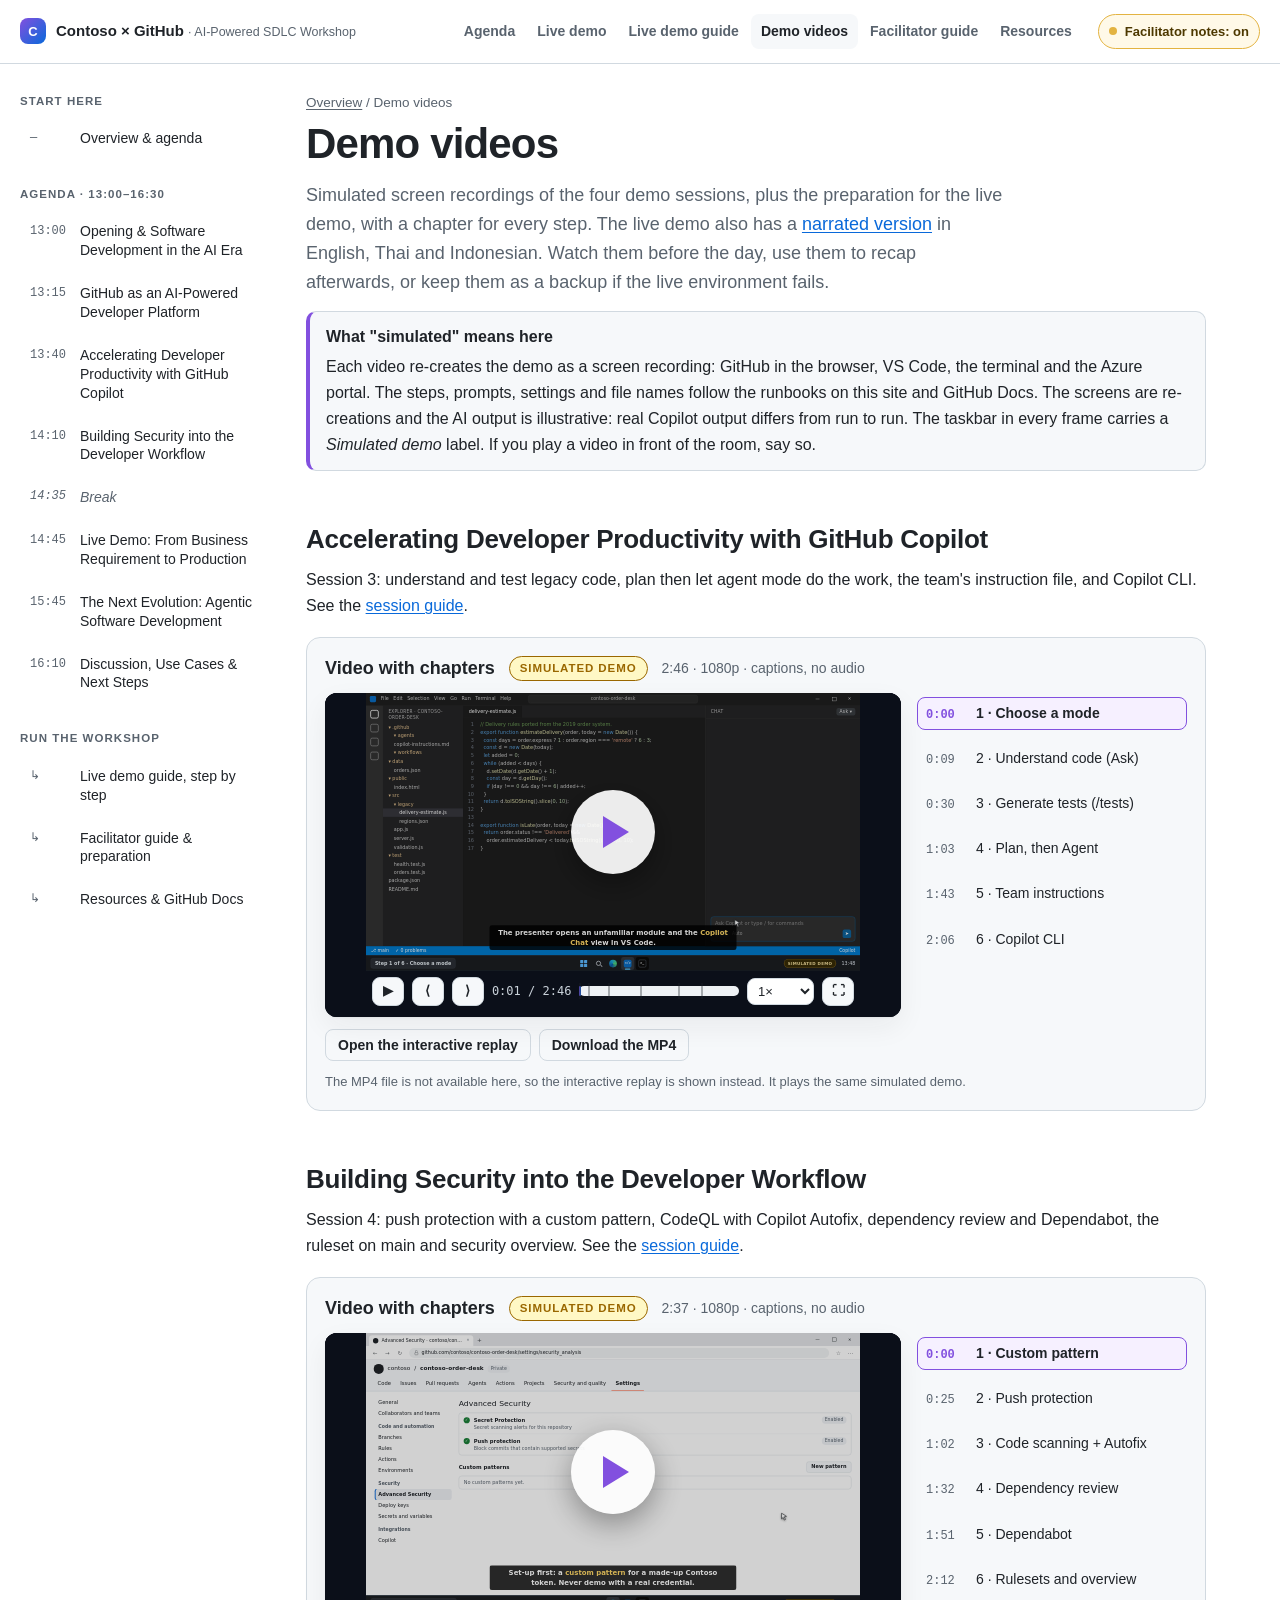
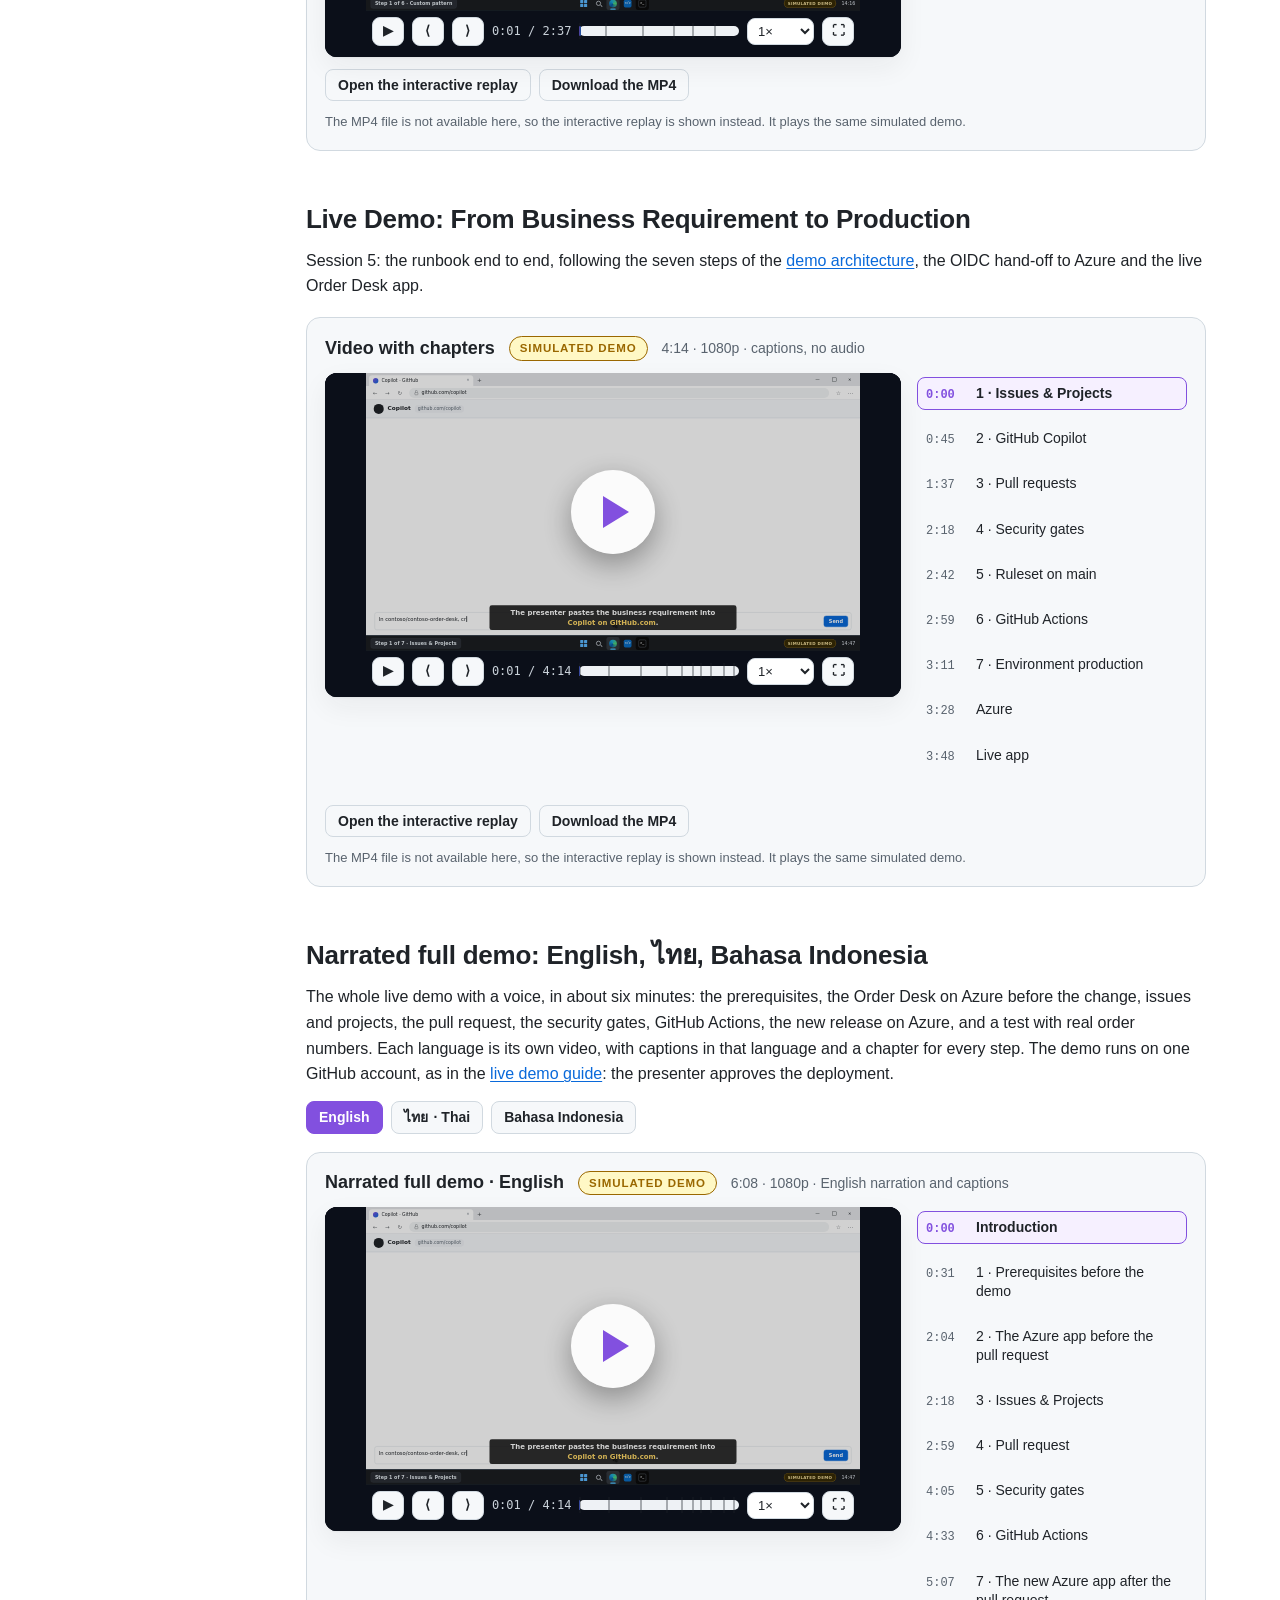
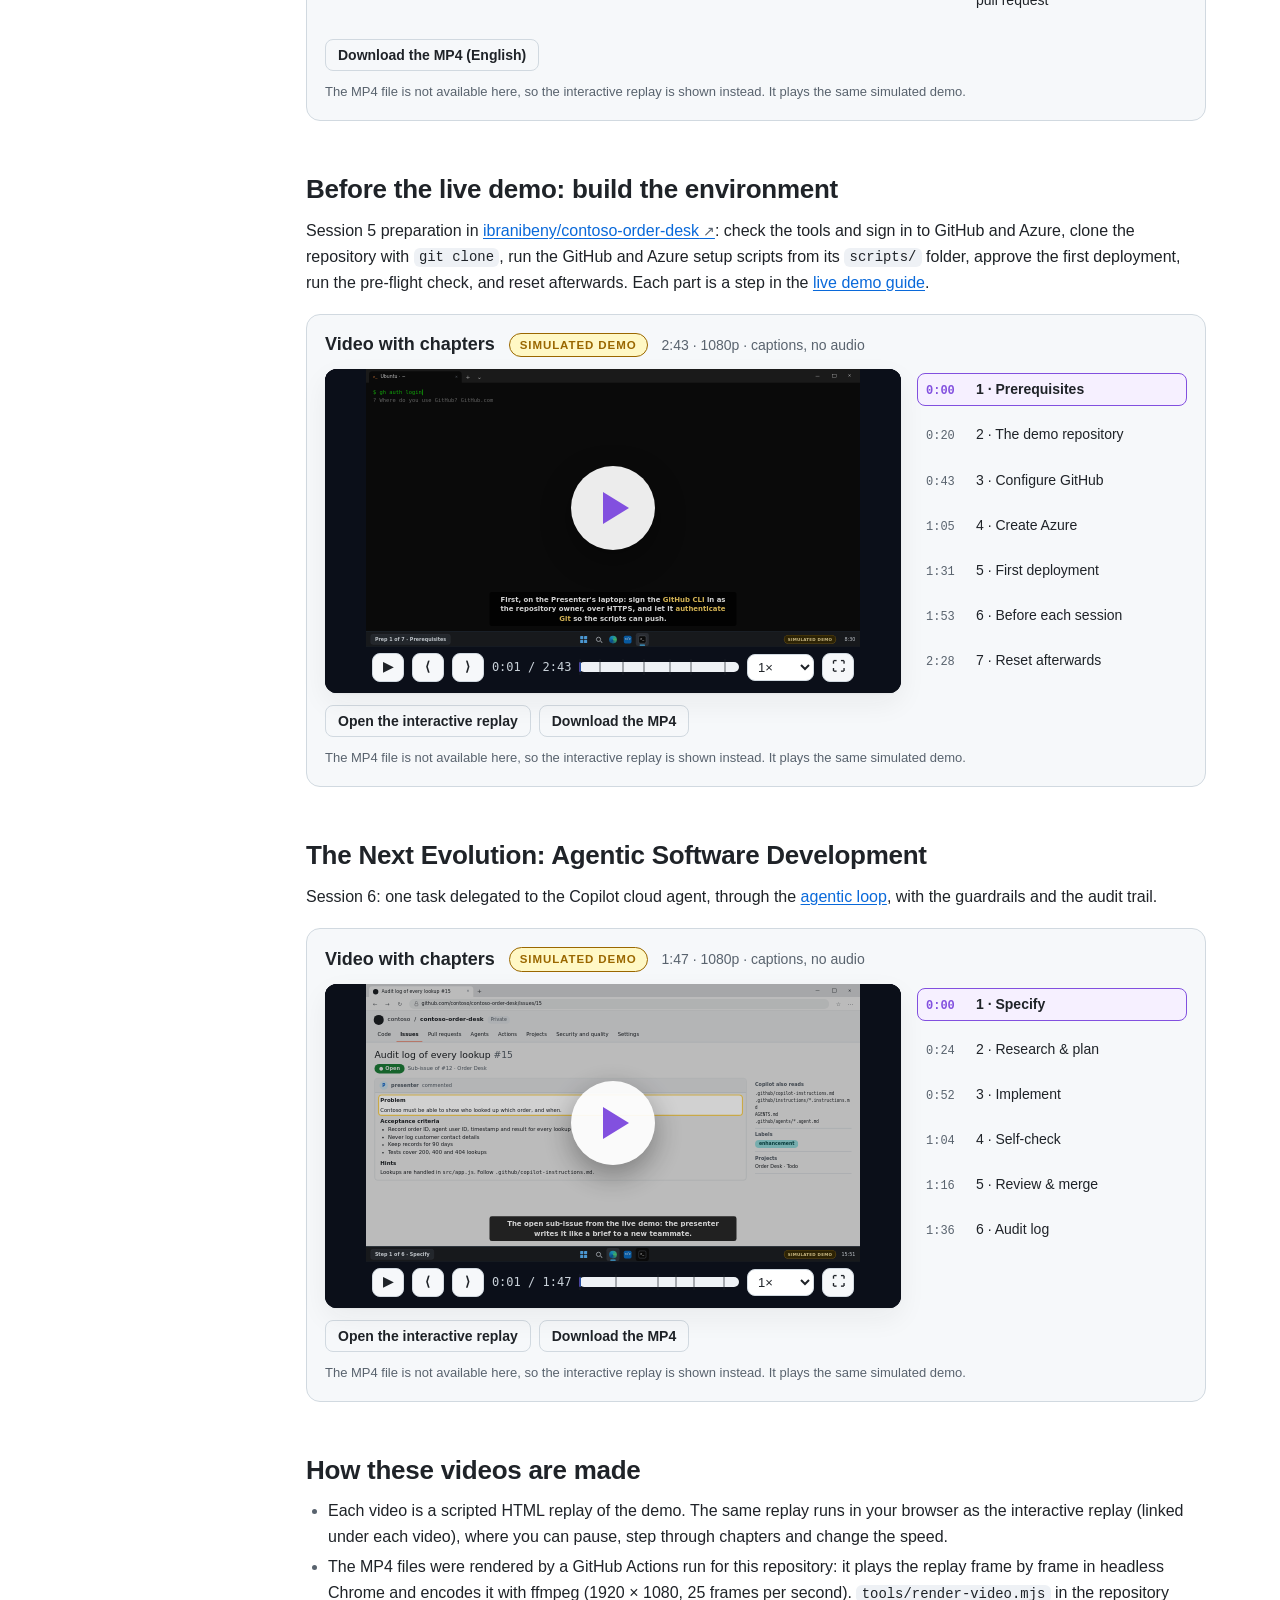
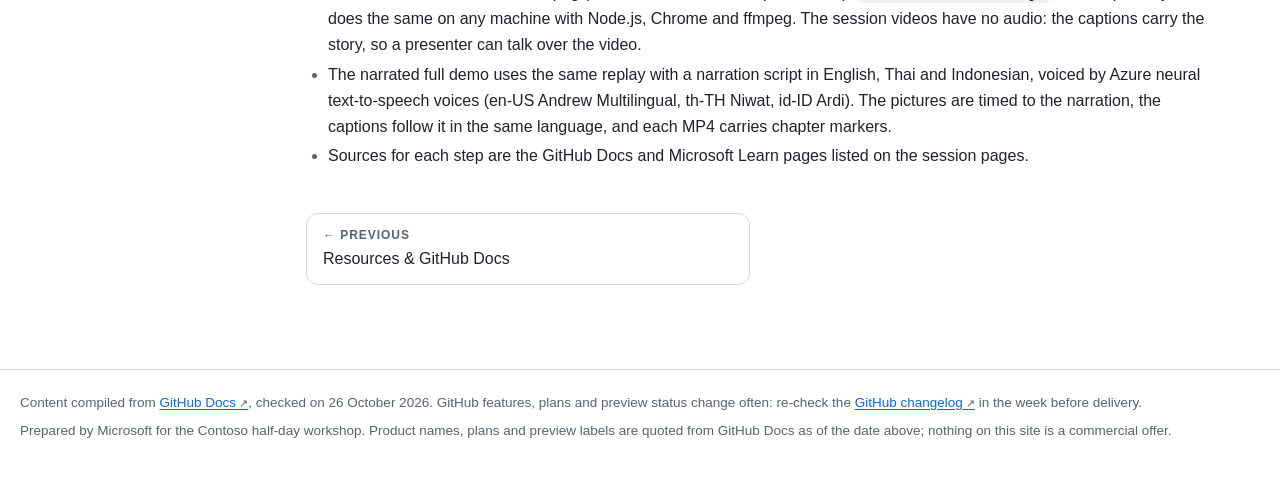
<file: videos.html>
<!DOCTYPE html>
<html dir="ltr" lang="en"><head>
<meta charset="utf-8"/>
<meta content="width=device-width, initial-scale=1" name="viewport"/>
<meta content="light dark" name="color-scheme"/>
<title>Demo videos · Contoso × GitHub Workshop</title>
<meta content="Simulated video walkthroughs of the Contoso workshop demos: from business requirement to production (also narrated in English, Thai and Indonesian), and agentic software development." name="description"/>
<link href="assets/site.css?v=3" rel="stylesheet"/>
<script>
(function(){var d=document.documentElement;d.classList.add('js');try{if(localStorage.getItem('contoso-ws-fac')==='off'){d.classList.add('fac-off');}}catch(e){}})();
</script>
<script defer="" src="assets/site.js?v=3"></script>
</head>
<body>
<a class="skip" href="#main">Skip to content</a>
<header class="topbar">
  <nav aria-label="Site" class="nav">
    <a class="brand" href="index.html"><span aria-hidden="true" class="brand-mark">C</span><span>Contoso × GitHub <small>· AI-Powered SDLC Workshop</small></span></a>
    <ul>
      <li><a href="index.html">Agenda</a></li>
      <li><a href="05-live-demo.html">Live demo</a></li>
      <li><a href="live-demo-guide.html">Live demo guide</a></li>
      <li><a aria-current="page" href="videos.html">Demo videos</a></li>
      <li><a href="facilitator.html">Facilitator guide</a></li>
      <li><a href="resources.html">Resources</a></li>
      
    </ul>
    <button aria-pressed="true" class="fac-toggle" title="Show or hide the facilitator notes on every page" type="button"><span aria-hidden="true" class="dot"></span><span class="lbl">Facilitator notes: on</span></button>
  </nav>
</header>
<div class="layout">
  <aside aria-label="Workshop sessions" class="sidebar">
    <details open="">
      <summary>Workshop sessions</summary>
      <h2>Start here</h2>
      <ol>
        <li><a href="index.html"><span class="t">—</span><span>Overview &amp; agenda</span></a></li>
      </ol>
      <h2>Agenda · 13:00–16:30</h2>
      <ol>
        <li><a href="01-ai-era.html"><span class="t">13:00</span><span>Opening &amp; Software Development in the AI Era</span></a></li>
        <li><a href="02-platform.html"><span class="t">13:15</span><span>GitHub as an AI-Powered Developer Platform</span></a></li>
        <li><a href="03-copilot.html"><span class="t">13:40</span><span>Accelerating Developer Productivity with GitHub Copilot</span></a></li>
        <li><a href="04-security.html"><span class="t">14:10</span><span>Building Security into the Developer Workflow</span></a></li>
        <li class="brk"><span class="t">14:35</span><span>Break</span></li>
        <li><a href="05-live-demo.html"><span class="t">14:45</span><span>Live Demo: From Business Requirement to Production</span></a></li>
        <li><a href="06-agentic.html"><span class="t">15:45</span><span>The Next Evolution: Agentic Software Development</span></a></li>
        <li><a href="07-next-steps.html"><span class="t">16:10</span><span>Discussion, Use Cases &amp; Next Steps</span></a></li>
        
      </ol>
      <h2>Run the workshop</h2>
      <ol>
        <li><a href="live-demo-guide.html"><span class="t">↳</span><span>Live demo guide, step by step</span></a></li>
        <li><a href="facilitator.html"><span class="t">↳</span><span>Facilitator guide &amp; preparation</span></a></li>
        <li><a href="resources.html"><span class="t">↳</span><span>Resources &amp; GitHub Docs</span></a></li>
        <li><a aria-current="page" href="videos.html"><span class="t">↳</span><span>Demo videos</span></a></li>
      </ol>
    </details>
  </aside>
  <main id="main">
    <div class="content">
<div class="crumbs"><a href="index.html">Overview</a> / Demo videos</div>
<h1>Demo videos</h1>
<p class="lede">Simulated screen recordings of the four demo sessions, plus the preparation for the live demo, with a chapter for every step. The live demo also has a <a href="#narrated">narrated version</a> in English, Thai and Indonesian. Watch them before the day, use them to recap afterwards, or keep them as a backup if the live environment fails.</p>

<div class="callout docs">
  <span class="h">What "simulated" means here</span>
  <p>Each video re-creates the demo as a screen recording: GitHub in the browser, VS Code, the terminal and the Azure portal. The steps, prompts, settings and file names follow the runbooks on this site and GitHub Docs. The screens are re-creations and the AI output is illustrative: real Copilot output differs from run to run. The taskbar in every frame carries a <em>Simulated demo</em> label. If you play a video in front of the room, say so.</p>
</div>

<h2 id="copilot">Accelerating Developer Productivity with GitHub Copilot</h2>
<p>Session 3: understand and test legacy code, plan then let agent mode do the work, the team's instruction file, and Copilot CLI. See the <a href="03-copilot.html">session guide</a>.</p>
<section aria-label="Video with chapters: simulated video" class="vdemo" data-demo="copilot" data-title="Video with chapters" id="video-copilot"><div class="vd-top"><h3>Video with chapters</h3><span class="sim">Simulated demo</span><span class="small muted">2:46 · 1080p · captions, no audio</span></div><div class="vd"><div class="vd-player"><video controls="" playsinline="" poster="videos/copilot.jpg?v=3" preload="metadata"><source src="videos/copilot.mp4?v=3" type="video/mp4"/><a href="replay.html?demo=copilot">Open the interactive replay</a></video></div><ol aria-label="Chapters" class="vd-ch"><li><button data-t="0" type="button"><span class="tc">0:00</span><span>1 · Choose a mode</span></button></li><li><button data-t="9" type="button"><span class="tc">0:09</span><span>2 · Understand code (Ask)</span></button></li><li><button data-t="30" type="button"><span class="tc">0:30</span><span>3 · Generate tests (/tests)</span></button></li><li><button data-t="63" type="button"><span class="tc">1:03</span><span>4 · Plan, then Agent</span></button></li><li><button data-t="103" type="button"><span class="tc">1:43</span><span>5 · Team instructions</span></button></li><li><button data-t="126" type="button"><span class="tc">2:06</span><span>6 · Copilot CLI</span></button></li></ol></div><div class="vd-links"><a class="ibtn" href="replay.html?demo=copilot">Open the interactive replay</a><a class="ibtn" download="copilot.mp4" href="videos/copilot.mp4?v=3">Download the MP4</a></div><p class="vd-note">The mini demos and the team-instructions demo: Ask mode on unfamiliar code, /tests, Plan then Agent mode with approvals and Undo, custom instructions, and Copilot CLI fixing a failing CI run. It is a simulated screen recording: the steps follow the runbook and GitHub Docs, but the screens are re-created and the AI output is illustrative. If you play it in front of the room, say that it is a simulation.</p></section>

<h2 id="security">Building Security into the Developer Workflow</h2>
<p>Session 4: push protection with a custom pattern, CodeQL with Copilot Autofix, dependency review and Dependabot, the ruleset on main and security overview. See the <a href="04-security.html">session guide</a>.</p>
<section aria-label="Video with chapters: simulated video" class="vdemo" data-demo="security" data-title="Video with chapters" id="video-security"><div class="vd-top"><h3>Video with chapters</h3><span class="sim">Simulated demo</span><span class="small muted">2:37 · 1080p · captions, no audio</span></div><div class="vd"><div class="vd-player"><video controls="" playsinline="" poster="videos/security.jpg?v=3" preload="metadata"><source src="videos/security.mp4?v=3" type="video/mp4"/><a href="replay.html?demo=security">Open the interactive replay</a></video></div><ol aria-label="Chapters" class="vd-ch"><li><button data-t="0" type="button"><span class="tc">0:00</span><span>1 · Custom pattern</span></button></li><li><button data-t="25" type="button"><span class="tc">0:25</span><span>2 · Push protection</span></button></li><li><button data-t="62" type="button"><span class="tc">1:02</span><span>3 · Code scanning + Autofix</span></button></li><li><button data-t="92" type="button"><span class="tc">1:32</span><span>4 · Dependency review</span></button></li><li><button data-t="111" type="button"><span class="tc">1:51</span><span>5 · Dependabot</span></button></li><li><button data-t="132" type="button"><span class="tc">2:12</span><span>6 · Rulesets and overview</span></button></li></ol></div><div class="vd-links"><a class="ibtn" href="replay.html?demo=security">Open the interactive replay</a><a class="ibtn" download="security.mp4" href="videos/security.mp4?v=3">Download the MP4</a></div><p class="vd-note">A custom pattern and push protection blocking a made-up token, CodeQL with Copilot Autofix, dependency review, Dependabot, the ruleset on main and security overview. It is a simulated screen recording: the steps follow the runbook and GitHub Docs, but the screens are re-created and the AI output is illustrative. If you play it in front of the room, say that it is a simulation.</p></section>

<h2 id="live-demo">Live Demo: From Business Requirement to Production</h2>
<p>Session 5: the runbook end to end, following the seven steps of the <a href="05-live-demo.html#demo-architecture">demo architecture</a>, the OIDC hand-off to Azure and the live Order Desk app.</p>
<section aria-label="Video with chapters: simulated video" class="vdemo" data-demo="live-demo" data-title="Video with chapters" id="video-live-demo"><div class="vd-top"><h3>Video with chapters</h3><span class="sim">Simulated demo</span><span class="small muted">4:14 · 1080p · captions, no audio</span></div><div class="vd"><div class="vd-player"><video controls="" playsinline="" poster="videos/live-demo.jpg?v=3" preload="metadata"><source src="videos/live-demo.mp4?v=3" type="video/mp4"/><a href="replay.html?demo=live-demo">Open the interactive replay</a></video></div><ol aria-label="Chapters" class="vd-ch"><li><button data-t="0" type="button"><span class="tc">0:00</span><span>1 · Issues &amp; Projects</span></button></li><li><button data-t="45" type="button"><span class="tc">0:45</span><span>2 · GitHub Copilot</span></button></li><li><button data-t="97" type="button"><span class="tc">1:37</span><span>3 · Pull requests</span></button></li><li><button data-t="138" type="button"><span class="tc">2:18</span><span>4 · Security gates</span></button></li><li><button data-t="162" type="button"><span class="tc">2:42</span><span>5 · Ruleset on main</span></button></li><li><button data-t="179.5" type="button"><span class="tc">2:59</span><span>6 · GitHub Actions</span></button></li><li><button data-t="191.5" type="button"><span class="tc">3:11</span><span>7 · Environment production</span></button></li><li><button data-t="208.5" type="button"><span class="tc">3:28</span><span>Azure</span></button></li><li><button data-t="228.5" type="button"><span class="tc">3:48</span><span>Live app</span></button></li><li><button data-t="245.5" type="button"><span class="tc">4:05</span><span>Close the loop</span></button></li></ol></div><div class="vd-links"><a class="ibtn" href="replay.html?demo=live-demo">Open the interactive replay</a><a class="ibtn" download="live-demo.mp4" href="videos/live-demo.mp4?v=3">Download the MP4</a></div><p class="vd-note">The runbook end to end: requirement to issue, agent mode and the cloud agent, reviews, security gates, the ruleset, CI/CD with an approval gate, the OIDC hand-off to Azure and the live app. It is a simulated screen recording: the steps follow the runbook and GitHub Docs, but the screens are re-created and the AI output is illustrative. If you play it in front of the room, say that it is a simulation.</p></section>

<h2 id="narrated">Narrated full demo: English, ไทย, Bahasa Indonesia</h2>
<p>The whole live demo with a voice, in about six minutes: the prerequisites, the Order Desk on Azure before the change, issues and projects, the pull request, the security gates, GitHub Actions, the new release on Azure, and a test with real order numbers. Each language is its own video, with captions in that language and a chapter for every step. The demo runs on one GitHub account, as in the <a href="live-demo-guide.html">live demo guide</a>: the presenter approves the deployment.</p>
<div aria-label="Narration language" role="tablist" style="display:flex;flex-wrap:wrap;gap:8px;margin-block:14px 0"><button aria-controls="narrated-en" aria-selected="true" class="ibtn pri" data-narr-lang="en" id="tab-narrated-en" role="tab" tabindex="0" type="button">English</button><button aria-controls="narrated-th" aria-selected="false" class="ibtn" data-narr-lang="th" id="tab-narrated-th" role="tab" tabindex="-1" type="button"><span lang="th">ไทย</span> · Thai</button><button aria-controls="narrated-id" aria-selected="false" class="ibtn" data-narr-lang="id" id="tab-narrated-id" role="tab" tabindex="-1" type="button"><span lang="id">Bahasa Indonesia</span></button></div>
<section aria-label="Narrated full demo in English: simulated video" class="vdemo" data-demo="live-demo" data-title="Narrated full demo (English)" id="narrated-en" role="tabpanel" aria-labelledby="tab-narrated-en"><div class="vd-top"><h3>Narrated full demo · English</h3><span class="sim">Simulated demo</span><span class="small muted">6:08 · 1080p · English narration and captions</span></div><div class="vd"><div class="vd-player"><video controls="" playsinline="" poster="videos/live-demo-narrated-en.jpg?v=1" preload="metadata"><source src="videos/live-demo-narrated-en.mp4?v=1" type="video/mp4"/><a href="videos/live-demo-narrated-en.mp4?v=1">Download the MP4</a></video></div><ol aria-label="Chapters" class="vd-ch"><li><button data-t="0" type="button"><span class="tc">0:00</span><span lang="en">Introduction</span></button></li><li><button data-t="31.584" type="button"><span class="tc">0:31</span><span lang="en">1 · Prerequisites before the demo</span></button></li><li><button data-t="124.33" type="button"><span class="tc">2:04</span><span lang="en">2 · The Azure app before the pull request</span></button></li><li><button data-t="138.765" type="button"><span class="tc">2:18</span><span lang="en">3 · Issues &amp; Projects</span></button></li><li><button data-t="179.296" type="button"><span class="tc">2:59</span><span lang="en">4 · Pull request</span></button></li><li><button data-t="245.233" type="button"><span class="tc">4:05</span><span lang="en">5 · Security gates</span></button></li><li><button data-t="273.096" type="button"><span class="tc">4:33</span><span lang="en">6 · GitHub Actions</span></button></li><li><button data-t="307.053" type="button"><span class="tc">5:07</span><span lang="en">7 · The new Azure app after the pull request</span></button></li><li><button data-t="322.694" type="button"><span class="tc">5:22</span><span lang="en">8 · Test the order number</span></button></li><li><button data-t="344.878" type="button"><span class="tc">5:44</span><span lang="en">Close</span></button></li></ol></div><div class="vd-links"><a class="ibtn" download="contoso-live-demo-narrated-en.mp4" href="videos/live-demo-narrated-en.mp4?v=1">Download the MP4 (English)</a></div><p class="vd-note">Voice: Azure neural text-to-speech, en-US Andrew (Multilingual). The captions in the picture follow the narration, and the MP4 carries the same chapters for players that show them. It is a simulated screen recording: the screens are re-created and the AI output is illustrative. If you play it in front of the room, say that it is a simulation.</p></section>
<section aria-label="Narrated full demo in Thai: simulated video" class="vdemo" data-demo="live-demo" data-title="Narrated full demo (Thai)" id="narrated-th" role="tabpanel" aria-labelledby="tab-narrated-th" hidden=""><div class="vd-top"><h3>Narrated full demo · Thai</h3><span class="sim">Simulated demo</span><span class="small muted">6:14 · 1080p · Thai narration and captions</span></div><div class="vd"><div class="vd-player"><video controls="" playsinline="" poster="videos/live-demo-narrated-th.jpg?v=1" preload="metadata"><source src="videos/live-demo-narrated-th.mp4?v=1" type="video/mp4"/><a href="videos/live-demo-narrated-th.mp4?v=1">Download the MP4</a></video></div><ol aria-label="Chapters (Thai)" class="vd-ch"><li><button data-t="0" type="button"><span class="tc">0:00</span><span lang="th">บทนำ</span></button></li><li><button data-t="37.413" type="button"><span class="tc">0:37</span><span lang="th">1 · สิ่งที่ต้องเตรียมก่อนเดโม</span></button></li><li><button data-t="129.624" type="button"><span class="tc">2:09</span><span lang="th">2 · แอปบน Azure ก่อน pull request</span></button></li><li><button data-t="144.628" type="button"><span class="tc">2:24</span><span lang="th">3 · Issues และ Projects</span></button></li><li><button data-t="186.16" type="button"><span class="tc">3:06</span><span lang="th">4 · Pull request</span></button></li><li><button data-t="252.167" type="button"><span class="tc">4:12</span><span lang="th">5 · Security gates</span></button></li><li><button data-t="280.076" type="button"><span class="tc">4:40</span><span lang="th">6 · GitHub Actions</span></button></li><li><button data-t="313.781" type="button"><span class="tc">5:13</span><span lang="th">7 · แอปใหม่บน Azure หลัง pull request</span></button></li><li><button data-t="327.958" type="button"><span class="tc">5:27</span><span lang="th">8 · ทดสอบหมายเลขคำสั่งซื้อ</span></button></li><li><button data-t="350.434" type="button"><span class="tc">5:50</span><span lang="th">สรุป</span></button></li></ol></div><div class="vd-links"><a class="ibtn" download="contoso-live-demo-narrated-th.mp4" href="videos/live-demo-narrated-th.mp4?v=1">Download the MP4 (Thai)</a></div><p class="vd-note">Voice: Azure neural text-to-speech, th-TH Niwat. The captions in the picture follow the narration, and the MP4 carries the same chapters for players that show them. It is a simulated screen recording: the screens are re-created and the AI output is illustrative. If you play it in front of the room, say that it is a simulation.</p></section>
<section aria-label="Narrated full demo in Indonesian: simulated video" class="vdemo" data-demo="live-demo" data-title="Narrated full demo (Indonesian)" id="narrated-id" role="tabpanel" aria-labelledby="tab-narrated-id" hidden=""><div class="vd-top"><h3>Narrated full demo · Indonesian</h3><span class="sim">Simulated demo</span><span class="small muted">6:16 · 1080p · Indonesian narration and captions</span></div><div class="vd"><div class="vd-player"><video controls="" playsinline="" poster="videos/live-demo-narrated-id.jpg?v=1" preload="metadata"><source src="videos/live-demo-narrated-id.mp4?v=1" type="video/mp4"/><a href="videos/live-demo-narrated-id.mp4?v=1">Download the MP4</a></video></div><ol aria-label="Chapters (Indonesian)" class="vd-ch"><li><button data-t="0" type="button"><span class="tc">0:00</span><span lang="id">Pembukaan</span></button></li><li><button data-t="34.386" type="button"><span class="tc">0:34</span><span lang="id">1 · Prasyarat sebelum demo</span></button></li><li><button data-t="127.605" type="button"><span class="tc">2:07</span><span lang="id">2 · Aplikasi Azure sebelum pull request</span></button></li><li><button data-t="143.859" type="button"><span class="tc">2:23</span><span lang="id">3 · Issues &amp; Projects</span></button></li><li><button data-t="184.047" type="button"><span class="tc">3:04</span><span lang="id">4 · Pull request</span></button></li><li><button data-t="251.627" type="button"><span class="tc">4:11</span><span lang="id">5 · Security gates</span></button></li><li><button data-t="279.134" type="button"><span class="tc">4:39</span><span lang="id">6 · GitHub Actions</span></button></li><li><button data-t="312.782" type="button"><span class="tc">5:12</span><span lang="id">7 · Aplikasi Azure baru setelah pull request</span></button></li><li><button data-t="328.449" type="button"><span class="tc">5:28</span><span lang="id">8 · Uji nomor pesanan</span></button></li><li><button data-t="350.755" type="button"><span class="tc">5:50</span><span lang="id">Penutup</span></button></li></ol></div><div class="vd-links"><a class="ibtn" download="contoso-live-demo-narrated-id.mp4" href="videos/live-demo-narrated-id.mp4?v=1">Download the MP4 (Indonesian)</a></div><p class="vd-note">Voice: Azure neural text-to-speech, id-ID Ardi. The captions in the picture follow the narration, and the MP4 carries the same chapters for players that show them. It is a simulated screen recording: the screens are re-created and the AI output is illustrative. If you play it in front of the room, say that it is a simulation.</p></section>
<script>
(function () {
  var tabs = Array.prototype.slice.call(document.querySelectorAll('[data-narr-lang]'));
  if (!tabs.length) return;
  function show(lang, focus) {
    tabs.forEach(function (b) {
      var code = b.getAttribute('data-narr-lang'), on = code === lang;
      b.setAttribute('aria-selected', on ? 'true' : 'false');
      b.classList.toggle('pri', on);
      b.tabIndex = on ? 0 : -1;
      var sec = document.getElementById('narrated-' + code);
      if (sec) {
        sec.hidden = !on;
        var v = sec.querySelector('video');
        if (!on && v && !v.paused) v.pause();
      }
      if (on && focus) b.focus();
    });
  }
  tabs.forEach(function (b, i) {
    b.addEventListener('click', function () {
      var code = b.getAttribute('data-narr-lang');
      show(code);
      try { history.replaceState(null, '', '#narrated-' + code); } catch (e) { /* ignore */ }
    });
    b.addEventListener('keydown', function (e) {
      if (e.key !== 'ArrowRight' && e.key !== 'ArrowLeft') return;
      var n = (i + (e.key === 'ArrowRight' ? 1 : tabs.length - 1)) % tabs.length;
      show(tabs[n].getAttribute('data-narr-lang'), true);
      e.preventDefault();
    });
  });
  var m = /^#narrated-(en|th|id)$/.exec(location.hash);
  show(m ? m[1] : 'en');
  if (m) { var h = document.getElementById('narrated'); if (h) h.scrollIntoView(); }
})();
</script>
<h2 id="live-demo-prep">Before the live demo: build the environment</h2>
<p>Session 5 preparation in <a class="ext" href="https://github.com/ibranibeny/contoso-order-desk">ibranibeny/contoso-order-desk</a>: check the tools and sign in to GitHub and Azure, clone the repository with <code>git clone</code>, run the GitHub and Azure setup scripts from its <code>scripts/</code> folder, approve the first deployment, run the pre-flight check, and reset afterwards. Each part is a step in the <a href="live-demo-guide.html#step-p1">live demo guide</a>.</p>
<section aria-label="Video with chapters: simulated video" class="vdemo" data-demo="live-demo-prep" data-title="Video with chapters" id="video-live-demo-prep"><div class="vd-top"><h3>Video with chapters</h3><span class="sim">Simulated demo</span><span class="small muted">2:43 · 1080p · captions, no audio</span></div><div class="vd"><div class="vd-player"><video controls="" playsinline="" poster="videos/live-demo-prep.jpg?v=3" preload="metadata"><source src="videos/live-demo-prep.mp4?v=3" type="video/mp4"/><a href="replay.html?demo=live-demo-prep">Open the interactive replay</a></video></div><ol aria-label="Chapters" class="vd-ch"><li><button data-t="0" type="button"><span class="tc">0:00</span><span>1 · Prerequisites</span></button></li><li><button data-t="20" type="button"><span class="tc">0:20</span><span>2 · The demo repository</span></button></li><li><button data-t="43" type="button"><span class="tc">0:43</span><span>3 · Configure GitHub</span></button></li><li><button data-t="65" type="button"><span class="tc">1:05</span><span>4 · Create Azure</span></button></li><li><button data-t="91" type="button"><span class="tc">1:31</span><span>5 · First deployment</span></button></li><li><button data-t="113" type="button"><span class="tc">1:53</span><span>6 · Before each session</span></button></li><li><button data-t="148" type="button"><span class="tc">2:28</span><span>7 · Reset afterwards</span></button></li></ol></div><div class="vd-links"><a class="ibtn" href="replay.html?demo=live-demo-prep">Open the interactive replay</a><a class="ibtn" download="live-demo-prep.mp4" href="videos/live-demo-prep.mp4?v=3">Download the MP4</a></div><p class="vd-note">The preparation for the live demo in ibranibeny/contoso-order-desk: check the tools and sign in to GitHub and Azure, clone the repository, configure GitHub with one script, create Azure with OIDC and no secrets, approve the first deployment, open the security pull requests and run the pre-flight check, and reset afterwards. It is a simulated screen recording: the steps follow the runbook and GitHub Docs, but the screens are re-created and the AI output is illustrative. If you play it in front of the room, say that it is a simulation.</p></section>

<h2 id="agentic">The Next Evolution: Agentic Software Development</h2>
<p>Session 6: one task delegated to the Copilot cloud agent, through the <a href="06-agentic.html#from-assistant-to-agent">agentic loop</a>, with the guardrails and the audit trail.</p>
<section aria-label="Video with chapters: simulated video" class="vdemo" data-demo="agentic" data-title="Video with chapters" id="video-agentic"><div class="vd-top"><h3>Video with chapters</h3><span class="sim">Simulated demo</span><span class="small muted">1:47 · 1080p · captions, no audio</span></div><div class="vd"><div class="vd-player"><video controls="" playsinline="" poster="videos/agentic.jpg?v=3" preload="metadata"><source src="videos/agentic.mp4?v=3" type="video/mp4"/><a href="replay.html?demo=agentic">Open the interactive replay</a></video></div><ol aria-label="Chapters" class="vd-ch"><li><button data-t="0" type="button"><span class="tc">0:00</span><span>1 · Specify</span></button></li><li><button data-t="24" type="button"><span class="tc">0:24</span><span>2 · Research &amp; plan</span></button></li><li><button data-t="52" type="button"><span class="tc">0:52</span><span>3 · Implement</span></button></li><li><button data-t="64" type="button"><span class="tc">1:04</span><span>4 · Self-check</span></button></li><li><button data-t="76" type="button"><span class="tc">1:16</span><span>5 · Review &amp; merge</span></button></li><li><button data-t="96" type="button"><span class="tc">1:36</span><span>6 · Audit log</span></button></li></ol></div><div class="vd-links"><a class="ibtn" href="replay.html?demo=agentic">Open the interactive replay</a><a class="ibtn" download="agentic.mp4" href="videos/agentic.mp4?v=3">Download the MP4</a></div><p class="vd-note">One task delegated to the Copilot cloud agent: the brief and a custom agent, research and plan with steering, implement, self-check, human review and merge, and the audit log. It is a simulated screen recording: the steps follow the runbook and GitHub Docs, but the screens are re-created and the AI output is illustrative. If you play it in front of the room, say that it is a simulation.</p></section>

<h2 id="how-made">How these videos are made</h2>
<ul>
  <li>Each video is a scripted HTML replay of the demo. The same replay runs in your browser as the interactive replay (linked under each video), where you can pause, step through chapters and change the speed.</li>
  <li>The MP4 files were rendered by a GitHub Actions run for this repository: it plays the replay frame by frame in headless Chrome and encodes it with ffmpeg (1920 × 1080, 25 frames per second). <code>tools/render-video.mjs</code> in the repository does the same on any machine with Node.js, Chrome and ffmpeg. The session videos have no audio: the captions carry the story, so a presenter can talk over the video.</li>
  <li>The narrated full demo uses the same replay with a narration script in English, Thai and Indonesian, voiced by Azure neural text-to-speech voices (en-US Andrew Multilingual, th-TH Niwat, id-ID Ardi). The pictures are timed to the narration, the captions follow it in the same language, and each MP4 carries chapter markers.</li>
  <li>Sources for each step are the GitHub Docs and Microsoft Learn pages listed on the session pages.</li>
</ul>
<nav aria-label="Previous and next" class="pager"><a class="prev" href="resources.html"><span class="d">← Previous</span>Resources &amp; GitHub Docs</a></nav>
    </div>
  </main>
  <nav aria-label="On this page" class="toc"><h2>On this page</h2><ol><li><a href="#copilot">Accelerating Developer Productivity with GitHub Copilot</a></li><li><a href="#security">Building Security into the Developer Workflow</a></li><li><a href="#live-demo">Live Demo: From Business Requirement to Production</a></li><li><a href="#live-demo-prep">Before the live demo: build the environment</a></li><li><a href="#agentic">The Next Evolution: Agentic Software Development</a></li><li><a href="#how-made">How these videos are made</a></li></ol></nav>
</div>
<footer class="site">
  <div class="inner">
    <div>Content compiled from <a class="ext" href="https://docs.github.com/en">GitHub Docs</a>, checked on 26 October 2026. GitHub features, plans and preview status change often: re-check the <a class="ext" href="https://github.blog/changelog/">GitHub changelog</a> in the week before delivery.</div>
    <div>Prepared by Microsoft for the Contoso half-day workshop. Product names, plans and preview labels are quoted from GitHub Docs as of the date above; nothing on this site is a commercial offer.</div>
  </div>
</footer>

</body></html>
</file>
<file: assets/site.css>
:root{
  color-scheme: light;
  --bg:#ffffff; --surface:#f6f8fa; --surface-2:#eef1f5; --fg:#1f2328; --muted:#59636e; --border:#d1d9e0;
  --accent:#8250df; --accent-soft:#f6f0ff; --accent-2:#0969da; --accent-2-soft:#ddf4ff;
  --ok:#1a7f37; --ok-soft:#dafbe1; --warn:#9a6700; --warn-soft:#fff8c5; --danger:#cf222e; --danger-soft:#ffebe9;
  --on-accent:#ffffff; --topbar-bg:rgba(255,255,255,.9);
  --fac-bg:#fff9e8; --fac-border:#e3b341; --fac-fg:#4d3800; --fac-chip:#fbe7a6;
  --hero-a:#0d1117; --hero-b:#151a3f; --hero-c:#3a1d78; --hero-fg:#f0f6fc; --hero-muted:#c3cbd6;
  --hero-line:rgba(240,246,252,.18); --hero-chip:rgba(240,246,252,.07);
  --hero-grad-1:#d2a8ff; --hero-grad-2:#79c0ff; --glow-1:rgba(163,113,247,.38); --glow-2:rgba(68,147,248,.26);
  --code-bg:#0d1117; --code-fg:#e6edf3; --code-muted:#8b949e; --code-key:#ff7b72; --code-str:#a5d6ff; --code-head:#161b22;
  --lane-gh:rgba(130,80,223,.06); --lane-gh-stroke:rgba(130,80,223,.38); --lane-az:rgba(9,105,218,.06); --lane-az-stroke:rgba(9,105,218,.38);
  --shadow:0 1px 2px rgba(31,35,40,.05),0 10px 28px rgba(31,35,40,.06);
  --radius:14px; --max:1440px;
  --font:"Segoe UI Variable Text","Segoe UI",-apple-system,BlinkMacSystemFont,"Helvetica Neue",Arial,sans-serif;
  --mono:"Cascadia Code","Cascadia Mono",ui-monospace,SFMono-Regular,Menlo,Consolas,monospace;
}
@media (prefers-color-scheme: dark){
  :root{
    color-scheme: dark;
    --bg:#0d1117; --surface:#151b23; --surface-2:#1c2330; --fg:#e6edf3; --muted:#9198a1; --border:#30363d;
    --accent:#a371f7; --accent-soft:rgba(163,113,247,.14); --accent-2:#4493f8; --accent-2-soft:rgba(68,147,248,.14);
    --ok:#3fb950; --ok-soft:rgba(63,185,80,.14); --warn:#d29922; --warn-soft:rgba(210,153,34,.14); --danger:#f85149; --danger-soft:rgba(248,81,73,.14);
    --on-accent:#0d1117; --topbar-bg:rgba(13,17,23,.88);
    --fac-bg:rgba(210,153,34,.08); --fac-border:rgba(210,153,34,.55); --fac-fg:#f2cc60; --fac-chip:rgba(210,153,34,.22);
    --code-bg:#010409; --code-head:#0d1117;
    --lane-gh:rgba(163,113,247,.09); --lane-gh-stroke:rgba(163,113,247,.42); --lane-az:rgba(68,147,248,.09); --lane-az-stroke:rgba(68,147,248,.42);
    --shadow:0 0 0 1px rgba(240,246,252,.04);
  }
}
*{box-sizing:border-box}
html{scroll-behavior:smooth;scroll-padding-block-start:84px}
body{margin:0;background:var(--bg);color:var(--fg);font-family:var(--font);font-size:16px;line-height:1.62;text-align:start;-webkit-font-smoothing:antialiased}
a{color:var(--accent-2);text-underline-offset:2px}
a:hover{text-decoration-thickness:2px}
code{font-family:var(--mono);font-size:.87em;background:var(--surface-2);padding:.1em .38em;border-radius:6px}
kbd{font-family:var(--mono);font-size:.82em;border:1px solid var(--border);border-block-end-width:2px;border-radius:6px;padding:.05em .4em;background:var(--surface)}
img,svg{max-inline-size:100%}
.skip{position:absolute;inset-inline-start:-9999px;inset-block-start:8px;background:var(--bg);color:var(--fg);padding:8px 12px;border-radius:8px;z-index:60}
.skip:focus{inset-inline-start:12px}

/* Top bar */
.topbar{position:sticky;inset-block-start:0;z-index:40;background:var(--topbar-bg);backdrop-filter:saturate(180%) blur(10px);border-block-end:1px solid var(--border)}
.nav{max-inline-size:var(--max);margin-inline:auto;padding-block:10px;padding-inline:20px;display:flex;align-items:center;gap:16px}
.brand{display:flex;align-items:center;gap:10px;font-weight:700;color:var(--fg);text-decoration:none;white-space:nowrap;font-size:15px}
.brand-mark{inline-size:26px;block-size:26px;border-radius:8px;background:linear-gradient(135deg,var(--accent),var(--accent-2));display:inline-grid;place-items:center;color:#fff;font-size:13px;font-weight:800}
.brand small{color:var(--muted);font-weight:500}
.nav ul{list-style:none;display:flex;gap:2px;margin:0;margin-inline-start:auto;padding:0;overflow-x:auto}
.nav li a{display:block;padding-block:6px;padding-inline:10px;border-radius:8px;color:var(--muted);text-decoration:none;font-size:14px;font-weight:550;white-space:nowrap}
.nav li a:hover,.nav li a[aria-current="page"]{background:var(--surface);color:var(--fg)}
.fac-toggle{display:none;align-items:center;gap:8px;border:1px solid var(--fac-border);background:var(--fac-bg);color:var(--fac-fg);font:inherit;font-size:13px;font-weight:650;padding-block:6px;padding-inline:10px;border-radius:999px;cursor:pointer;white-space:nowrap}
.js .fac-toggle{display:inline-flex}
.fac-toggle .dot{inline-size:8px;block-size:8px;border-radius:50%;background:var(--fac-border)}
.fac-off .fac-toggle{border-color:var(--border);background:var(--surface);color:var(--muted)}
.fac-off .fac-toggle .dot{background:var(--border)}
.fac-off .facilitator{display:none}

/* Layout */
.layout{max-inline-size:var(--max);margin-inline:auto;display:grid;grid-template-columns:270px minmax(0,1fr) 220px;gap:36px;padding-inline:20px}
.sidebar{position:sticky;inset-block-start:58px;align-self:start;max-block-size:calc(100vh - 58px);overflow-y:auto;padding-block:24px 40px;font-size:14px}
.sidebar h2{font-size:11.5px;text-transform:uppercase;letter-spacing:.09em;color:var(--muted);margin-block:0 10px;margin-inline:0}
.sidebar ol{list-style:none;margin:0 0 22px;padding:0;display:grid;gap:2px}
.sidebar a{display:grid;grid-template-columns:44px minmax(0,1fr);gap:6px;padding-block:7px;padding-inline:10px;border-radius:9px;color:var(--fg);text-decoration:none;line-height:1.35}
.sidebar a:hover{background:var(--surface)}
.sidebar a[aria-current="page"]{background:var(--accent-soft);color:var(--accent);font-weight:650;box-shadow:inset 3px 0 0 var(--accent)}
.sidebar .t{font-family:var(--mono);font-size:12px;color:var(--muted);padding-block-start:1px}
.sidebar .brk{display:grid;grid-template-columns:44px minmax(0,1fr);gap:6px;padding-block:5px;padding-inline:10px;color:var(--muted);font-style:italic}
.toc{position:sticky;inset-block-start:58px;align-self:start;padding-block:28px;font-size:13px;max-block-size:calc(100vh - 58px);overflow-y:auto}
.toc h2{font-size:11.5px;text-transform:uppercase;letter-spacing:.09em;color:var(--muted);margin-block:0 8px;margin-inline:0}
.toc ol{list-style:none;margin:0;padding:0;border-inline-start:1px solid var(--border)}
.toc a{display:block;padding-block:4px;padding-inline:12px;color:var(--muted);text-decoration:none;line-height:1.35}
.toc a:hover{color:var(--fg)}
main{min-inline-size:0;padding-block:28px 64px}
.content{max-inline-size:900px}
@media (max-width:1360px){.layout{grid-template-columns:250px minmax(0,1fr)}.toc{display:none}}
@media (max-width:860px){
  .layout{grid-template-columns:minmax(0,1fr);gap:0}
  .sidebar{position:static;max-block-size:none;padding-block:12px 0;border-block-end:1px solid var(--border)}
  .sidebar details:not([open]) ol{display:none}
  .nav ul{display:none}
}
.sidebar details summary{display:none}
@media (max-width:860px){.sidebar details summary{display:block;cursor:pointer;font-weight:650;padding-block:8px}}

/* Typography */
h1{font-size:clamp(30px,3.6vw,42px);line-height:1.12;letter-spacing:-.02em;margin-block:6px 14px;margin-inline:0;font-weight:750}
h2{font-size:26px;line-height:1.25;letter-spacing:-.01em;margin-block:46px 12px;margin-inline:0;padding-block-start:6px;font-weight:700}
h3{font-size:19px;line-height:1.3;margin-block:28px 8px;margin-inline:0;font-weight:680}
h4{font-size:16px;margin-block:20px 6px;margin-inline:0}
p{margin-block:0 14px}
ul,ol{margin-block:0 14px;padding-inline-start:22px}
li{margin-block:4px}
li::marker{color:var(--muted)}
hr{border:0;border-block-start:1px solid var(--border);margin-block:36px}
.lede{font-size:18px;color:var(--muted);max-inline-size:70ch}
.muted{color:var(--muted)}
.small{font-size:14px}
.crumbs{font-size:13.5px;color:var(--muted);margin-block-end:6px}
.crumbs a{color:var(--muted)}

/* Chips & badges */
.chips{display:flex;flex-wrap:wrap;gap:8px;margin-block:4px 18px}
.chip{display:inline-flex;align-items:center;gap:6px;font-size:13px;font-weight:600;border:1px solid var(--border);background:var(--surface);color:var(--fg);padding-block:3px;padding-inline:10px;border-radius:999px;white-space:nowrap}
.chip.time{font-family:var(--mono);font-size:12.5px}
.chip.talk{background:var(--accent-2-soft);border-color:transparent;color:var(--accent-2)}
.chip.demo{background:var(--accent-soft);border-color:transparent;color:var(--accent)}
.chip.disc{background:var(--ok-soft);border-color:transparent;color:var(--ok)}
.chip.brk{background:var(--surface-2);border-color:transparent;color:var(--muted)}
.st{display:inline-block;font-size:11px;font-weight:700;letter-spacing:.04em;text-transform:uppercase;padding-block:1px;padding-inline:7px;border-radius:999px;vertical-align:2px;white-space:nowrap}
.st.ga{background:var(--ok-soft);color:var(--ok)}
.st.pv{background:var(--warn-soft);color:var(--warn)}
.st.plan{background:var(--accent-2-soft);color:var(--accent-2)}
.st.ret{background:var(--danger-soft);color:var(--danger)}
.num{display:inline-grid;place-items:center;inline-size:34px;block-size:34px;border-radius:10px;background:linear-gradient(135deg,var(--accent),var(--accent-2));color:#fff;font-weight:800;font-size:15px;margin-inline-end:4px}

/* Cards & grids */
.grid{display:grid;gap:14px;margin-block:8px 18px}
.g2{grid-template-columns:repeat(2,minmax(0,1fr))}
.g3{grid-template-columns:repeat(3,minmax(0,1fr))}
.g4{grid-template-columns:repeat(4,minmax(0,1fr))}
@media (max-width:980px){.g3,.g4{grid-template-columns:repeat(2,minmax(0,1fr))}}
@media (max-width:640px){.g2,.g3,.g4{grid-template-columns:minmax(0,1fr)}}
.card{background:var(--bg);border:1px solid var(--border);border-radius:var(--radius);padding-block:16px;padding-inline:18px;box-shadow:var(--shadow)}
.card h3,.card h4{margin-block-start:0}
.card p:last-child,.card ul:last-child{margin-block-end:0}
.card .k{font-size:11.5px;text-transform:uppercase;letter-spacing:.08em;color:var(--muted);font-weight:700;margin-block-end:4px}
.card.soft{background:var(--surface);box-shadow:none}
.card.accent{border-color:var(--lane-gh-stroke);background:var(--lane-gh)}
.card.blue{border-color:var(--lane-az-stroke);background:var(--lane-az)}
a.card{display:block;color:inherit;text-decoration:none}
a.card:hover{border-color:var(--accent)}

/* Glance */
.glance{display:grid;grid-template-columns:minmax(0,1.2fr) minmax(0,1fr);gap:14px;margin-block:6px 26px}
@media (max-width:760px){.glance{grid-template-columns:minmax(0,1fr)}}
.glance .card ul{padding-inline-start:18px}
.keymsg{font-size:17px;font-weight:600;line-height:1.45;margin:0}

/* Callouts */
.callout{border:1px solid var(--border);border-inline-start:4px solid var(--accent-2);background:var(--surface);border-radius:10px;padding-block:12px;padding-inline:16px;margin-block:14px 18px}
.callout p:last-child,.callout ul:last-child{margin-block-end:0}
.callout .h{font-weight:700;display:block;margin-block-end:4px}
.callout.tip{border-inline-start-color:var(--ok)}
.callout.warn{border-inline-start-color:var(--warn);background:var(--warn-soft)}
.callout.danger{border-inline-start-color:var(--danger);background:var(--danger-soft)}
.callout.docs{border-inline-start-color:var(--accent)}

/* Facilitator panels */
.facilitator{border:1px solid var(--fac-border);background:var(--fac-bg);border-radius:var(--radius);margin-block:22px 26px;padding-block:0;padding-inline:0}
.facilitator > summary{list-style:none;cursor:pointer;padding-block:12px;padding-inline:18px;font-weight:700;color:var(--fac-fg);display:flex;align-items:center;gap:10px}
.facilitator > summary::-webkit-details-marker{display:none}
.facilitator > summary::before{content:"FACILITATOR";font-size:10.5px;letter-spacing:.1em;background:var(--fac-chip);color:var(--fac-fg);padding-block:2px;padding-inline:8px;border-radius:999px}
.facilitator > summary::after{content:"\25BE";margin-inline-start:auto;font-size:14px;transition:transform .15s}
.facilitator:not([open]) > summary::after{transform:rotate(-90deg)}
.facilitator .fbody{padding-block:0 16px;padding-inline:18px}
.facilitator h4{margin-block-start:14px;color:var(--fac-fg)}
.facilitator table{background:var(--bg)}

/* Tables */
.tablewrap{overflow-x:auto;margin-block:8px 20px;border:1px solid var(--border);border-radius:12px}
table{border-collapse:collapse;inline-size:100%;font-size:14.5px}
th,td{text-align:start;vertical-align:top;padding-block:9px;padding-inline:12px;border-block-end:1px solid var(--border)}
thead th{background:var(--surface);font-size:12.5px;text-transform:uppercase;letter-spacing:.05em;color:var(--muted);font-weight:700;white-space:nowrap}
tbody tr:last-child td{border-block-end:0}
td.t{font-family:var(--mono);font-size:13px;white-space:nowrap;color:var(--muted)}
tr.break td{background:var(--surface);color:var(--muted);font-style:italic}
.agenda td:nth-child(2) a{font-weight:650}
.agenda td p{margin:2px 0 0;color:var(--muted);font-size:14px}

/* Steps (runbook) */
.steps{list-style:none;counter-reset:s;padding:0;margin-block:8px 18px;display:grid;gap:10px}
.steps > li{counter-increment:s;position:relative;padding-block:12px;padding-inline:56px 16px;border:1px solid var(--border);border-radius:12px;background:var(--bg);margin:0}
.steps > li::before{content:counter(s);position:absolute;inset-inline-start:14px;inset-block-start:12px;inline-size:28px;block-size:28px;border-radius:8px;background:var(--surface-2);display:grid;place-items:center;font-weight:750;font-size:14px;color:var(--fg)}
.steps > li > :last-child{margin-block-end:0}
.steps .expect{display:block;margin-block-start:6px;font-size:14px;color:var(--ok)}
.steps .expect::before{content:"\2713  Expect: ";font-weight:700}

/* Acts (demo) */
.act{border:1px solid var(--border);border-radius:var(--radius);margin-block:26px;overflow:hidden;box-shadow:var(--shadow)}
.act-head{display:flex;flex-wrap:wrap;align-items:center;gap:10px 14px;padding-block:14px;padding-inline:18px;background:var(--surface);border-block-end:1px solid var(--border)}
.act-head h3{margin:0;font-size:19px}
.act-head .chip{margin-inline-start:auto}
.act-body{padding-block:14px 4px;padding-inline:18px}

/* Prompt blocks */
.prompt{border:1px solid var(--lane-gh-stroke);background:var(--lane-gh);border-radius:12px;padding-block:10px;padding-inline:14px;margin-block:10px 16px}
.prompt .lbl{display:block;font-size:11.5px;letter-spacing:.08em;text-transform:uppercase;font-weight:700;color:var(--accent);margin-block-end:4px}
.prompt p{margin:0;font-family:var(--mono);font-size:14px;line-height:1.55;white-space:pre-wrap}

/* Code */
figure.code{margin-block:10px 18px;margin-inline:0;border-radius:12px;overflow:hidden;border:1px solid var(--border);background:var(--code-bg)}
figure.code figcaption{display:flex;align-items:center;gap:10px;background:var(--code-head);color:var(--code-muted);font-family:var(--mono);font-size:12.5px;padding-block:7px;padding-inline:14px;border-block-end:1px solid rgba(240,246,252,.1)}
figure.code figcaption .src{margin-inline-start:auto;font-family:var(--font);font-size:12px}
figure.code figcaption .src a{color:var(--code-str)}
figure.code pre{margin:0;padding-block:14px;padding-inline:16px;overflow-x:auto;color:var(--code-fg);font-family:var(--mono);font-size:13px;line-height:1.55;background:transparent}
figure.code code{background:none;padding:0;font-size:inherit;color:inherit}
.copy{border:1px solid rgba(240,246,252,.2);background:transparent;color:var(--code-fg);font:inherit;font-size:12px;border-radius:6px;padding-block:2px;padding-inline:8px;cursor:pointer}
.copy:hover{background:rgba(240,246,252,.1)}
.y-c{color:var(--code-muted)} .y-k{color:var(--code-key)} .y-s{color:var(--code-str)}

/* Diagrams */
.diagram{border:1px solid var(--border);border-radius:var(--radius);background:var(--surface);padding-block:18px;padding-inline:18px;margin-block:12px 20px;margin-inline:0;overflow-x:auto}
.diagram figcaption{font-size:13px;color:var(--muted);margin-block-start:10px}
.flow{display:flex;align-items:stretch;gap:0;min-inline-size:720px}
.flow .node{flex:1 1 0;background:var(--bg);border:1px solid var(--border);border-radius:12px;padding-block:10px;padding-inline:12px;font-size:13.5px;line-height:1.4}
.flow .node b{display:block;font-size:14px;margin-block-end:4px}
.flow .node .tag{display:block;font-size:11px;text-transform:uppercase;letter-spacing:.07em;color:var(--muted);font-weight:700;margin-block-end:2px}
.flow .node ul{margin:0;padding-inline-start:16px;font-size:13px}
.flow .node.gh{border-color:var(--lane-gh-stroke);background:var(--lane-gh)}
.flow .node.az{border-color:var(--lane-az-stroke);background:var(--lane-az)}
.flow .node.hl{border-color:var(--accent);box-shadow:0 0 0 2px var(--accent-soft)}
.flow .arrow{flex:0 0 26px;display:grid;place-items:center;color:var(--muted);font-size:18px}
.pillars{display:grid;grid-template-columns:repeat(5,minmax(0,1fr));gap:10px;min-inline-size:760px}
.pillar{background:var(--bg);border:1px solid var(--border);border-radius:12px;padding-block:12px;padding-inline:12px;font-size:13.5px}
.pillar h4{margin-block:0 6px;font-size:14.5px}
.pillar ul{margin:0;padding-inline-start:16px}
.pillar.ai{border-color:var(--lane-gh-stroke);background:var(--lane-gh)}
.foundation{grid-column:1 / -1;background:var(--surface-2);border:1px dashed var(--border);border-radius:12px;padding-block:10px;padding-inline:14px;font-size:13.5px;text-align:center}
.ladder{display:grid;grid-template-columns:repeat(5,minmax(0,1fr));gap:8px;align-items:end;min-inline-size:760px}
.rung{border:1px solid var(--border);border-radius:12px;background:var(--bg);padding-block:10px;padding-inline:12px;font-size:13.5px}
.rung b{display:block}
.rung .lvl{font-size:11px;letter-spacing:.08em;text-transform:uppercase;color:var(--muted);font-weight:700}
.rung.r1{min-block-size:120px}.rung.r2{min-block-size:150px}.rung.r3{min-block-size:180px}.rung.r4{min-block-size:210px;border-color:var(--lane-gh-stroke);background:var(--lane-gh)}.rung.r5{min-block-size:240px;border-color:var(--accent);background:var(--accent-soft)}
.arch{display:grid;grid-template-columns:minmax(0,1.3fr) 46px minmax(0,1fr);gap:0;align-items:stretch;min-inline-size:680px}
.lane{border-radius:14px;padding-block:12px;padding-inline:12px;border:1.5px dashed var(--lane-gh-stroke);background:var(--lane-gh)}
.lane.az{border-color:var(--lane-az-stroke);background:var(--lane-az)}
.lane > .lt{font-size:11.5px;letter-spacing:.09em;text-transform:uppercase;font-weight:750;color:var(--muted);margin-block-end:8px;display:block}
.lane .boxes{display:grid;gap:8px}
.lane .box{background:var(--bg);border:1px solid var(--border);border-radius:10px;padding-block:8px;padding-inline:10px;font-size:13px;line-height:1.35;display:flex;gap:10px;align-items:center}
.lane .box b{display:block;font-size:13.5px}
.lane .box .ic{flex:0 0 36px;inline-size:36px;block-size:36px;display:grid;place-items:center}
.lane .box .ic svg{inline-size:36px;block-size:36px}
.lane .box .gnum{flex:0 0 26px;inline-size:26px;block-size:26px;border-radius:8px;display:grid;place-items:center;font-weight:800;font-size:12.5px;background:var(--accent-soft);color:var(--accent)}
.bridge{display:grid;place-items:center;text-align:center;font-size:11.5px;color:var(--muted);padding-inline:4px}
.bridge span{display:block;writing-mode:vertical-rl;transform:rotate(180deg);letter-spacing:.06em;font-weight:700}

/* Hero (home) */
.hero{background:radial-gradient(1100px 520px at 88% -12%,var(--glow-1),transparent 62%),radial-gradient(900px 520px at -5% 112%,var(--glow-2),transparent 60%),linear-gradient(135deg,var(--hero-a),var(--hero-b) 55%,var(--hero-c));color:var(--hero-fg);border-radius:20px;padding-block:44px 38px;padding-inline:38px;margin-block:0 26px}
.hero .eyebrow{display:inline-block;font-size:12.5px;font-weight:650;letter-spacing:.07em;text-transform:uppercase;color:var(--hero-muted);background:var(--hero-chip);border:1px solid var(--hero-line);padding-block:5px;padding-inline:12px;border-radius:999px;margin:0 0 16px}
.hero h1{color:var(--hero-fg);font-size:clamp(32px,4.2vw,50px);line-height:1.06;margin-block:0 16px}
.grad{background:linear-gradient(90deg,var(--hero-grad-1),var(--hero-grad-2));-webkit-background-clip:text;background-clip:text;color:transparent}
.hero .lede{color:var(--hero-muted);font-size:18px}
.facts{display:grid;grid-template-columns:repeat(4,minmax(0,1fr));gap:10px;margin-block:22px 24px;margin-inline:0}
@media (max-width:760px){.facts{grid-template-columns:repeat(2,minmax(0,1fr))}.hero{padding-inline:22px}}
.facts div{background:var(--hero-chip);border:1px solid var(--hero-line);border-radius:12px;padding-block:9px;padding-inline:13px}
.facts dt{font-size:11px;text-transform:uppercase;letter-spacing:.09em;color:var(--hero-muted);margin:0}
.facts dd{margin:2px 0 0;font-weight:650;font-size:15px;line-height:1.35}
.cta-row{display:flex;flex-wrap:wrap;gap:10px}
.btn{display:inline-flex;align-items:center;gap:8px;padding-block:10px;padding-inline:16px;border-radius:10px;font-weight:650;text-decoration:none;font-size:15px}
.btn.primary{background:var(--hero-fg);color:var(--hero-a)}
.btn.ghost{color:var(--hero-fg);border:1px solid var(--hero-line)}

/* Checklists */
.check{list-style:none;padding:0;margin-block:6px 18px;display:grid;gap:6px}
.check li{display:grid;grid-template-columns:22px minmax(0,1fr);gap:8px;align-items:start;margin:0;padding-block:6px;padding-inline:10px;border:1px solid var(--border);border-radius:9px;background:var(--bg)}
.check input{margin-block-start:4px;accent-color:var(--accent)}
.check li.done{background:var(--ok-soft);border-color:transparent}

/* Sources */
.sources{border-block-start:1px solid var(--border);margin-block-start:40px;padding-block-start:8px}
.sources ul{columns:2;column-gap:28px;font-size:14px;padding-inline-start:18px}
@media (max-width:760px){.sources ul{columns:1}}
.sources li{break-inside:avoid}
.ext::after{content:" \2197";font-size:.85em;color:var(--muted)}

/* Pager */
.pager{display:grid;grid-template-columns:repeat(2,minmax(0,1fr));gap:12px;margin-block-start:44px}
.pager a{display:block;border:1px solid var(--border);border-radius:12px;padding-block:12px;padding-inline:16px;text-decoration:none;color:var(--fg)}
.pager a:hover{border-color:var(--accent)}
.pager .d{display:block;font-size:12px;text-transform:uppercase;letter-spacing:.08em;color:var(--muted);font-weight:700}
.pager .next{text-align:end;grid-column:2}

/* Worksheet */
.canvas{display:grid;grid-template-columns:repeat(2,minmax(0,1fr));gap:12px;margin-block:10px 20px}
@media (max-width:760px){.canvas{grid-template-columns:minmax(0,1fr)}}
.canvas .cell{border:1px solid var(--border);border-radius:12px;padding-block:12px;padding-inline:14px;min-block-size:120px;background:var(--bg)}
.canvas .cell b{display:block;margin-block-end:4px}
.canvas .cell p{font-size:14px;color:var(--muted);margin:0}
.matrix{display:grid;grid-template-columns:28px repeat(2,minmax(0,1fr));grid-template-rows:repeat(2,minmax(110px,auto)) 28px;gap:8px;margin-block:10px 20px;max-inline-size:640px}
.matrix .q{border:1px solid var(--border);border-radius:12px;padding-block:10px;padding-inline:12px;font-size:13.5px;background:var(--bg)}
.matrix .q b{display:block}
.matrix .q.best{border-color:var(--ok);background:var(--ok-soft)}
.matrix .ax{display:grid;place-items:center;font-size:11.5px;color:var(--muted);font-weight:700;letter-spacing:.06em;text-transform:uppercase}
.matrix .ax.y{writing-mode:vertical-rl;transform:rotate(180deg);grid-row:1 / 3;grid-column:1}
.matrix .ax.x{grid-column:2 / 4;grid-row:3}

footer.site{border-block-start:1px solid var(--border);margin-block-start:20px}
footer.site .inner{max-inline-size:var(--max);margin-inline:auto;padding-block:22px 36px;padding-inline:20px;font-size:13.5px;color:var(--muted);display:grid;gap:6px}

@media print{
  .topbar,.sidebar,.toc,.pager,.fac-toggle,.copy{display:none !important}
  .layout{display:block}
  .facilitator{break-inside:avoid}
  .hero{background:none;color:var(--fg);border:1px solid var(--border)}
  .hero h1,.hero .lede,.facts dd,.facts dt{color:var(--fg)}
  a{color:var(--fg)}
}

/* ---------- interactive additions ---------- */
button{font:inherit}
.ibtn{display:inline-flex;align-items:center;gap:6px;border:1px solid var(--border);background:var(--surface);color:var(--fg);border-radius:8px;padding-block:6px;padding-inline:12px;font-size:14px;font-weight:600;cursor:pointer;text-decoration:none;line-height:1.3}
.ibtn:hover{border-color:var(--accent);text-decoration:none}
.ibtn.pri{background:var(--accent);border-color:var(--accent);color:var(--on-accent)}
.ibtn.sm{font-size:13px;padding-block:4px;padding-inline:10px}
.ibtn[disabled]{opacity:.5;cursor:not-allowed}

/* video demo section */
.vdemo{border:1px solid var(--border);border-radius:var(--radius);background:var(--surface);padding-block:18px;padding-inline:18px;margin-block:18px 26px}
.vdemo .vd-top{display:flex;flex-wrap:wrap;align-items:center;gap:8px 14px;margin-block-end:12px}
.vdemo .vd-top h3{margin:0;font-size:18px}
.sim{display:inline-flex;align-items:center;gap:6px;font-size:11.5px;font-weight:750;letter-spacing:.08em;text-transform:uppercase;color:var(--warn);background:var(--warn-soft);border:1px solid var(--warn);border-radius:999px;padding-block:2px;padding-inline:10px}
.vd{display:grid;grid-template-columns:minmax(0,1fr) 270px;gap:16px;align-items:start}
.vd-player{position:relative;border-radius:12px;overflow:hidden;background:#0b0f19;aspect-ratio:16/9;box-shadow:var(--shadow)}
.vd-player video,.vd-player iframe{display:block;inline-size:100%;block-size:100%;border:0;background:#0b0f19}
.vd-ch{list-style:none;margin:0;padding:0;display:grid;gap:4px;max-block-size:420px;overflow:auto}
.vd-ch button{inline-size:100%;display:flex;gap:10px;align-items:baseline;text-align:start;border:1px solid transparent;background:transparent;color:var(--fg);border-radius:8px;padding-block:6px;padding-inline:8px;font-size:14px;cursor:pointer;line-height:1.35}
.vd-ch button:hover{background:var(--bg);border-color:var(--border)}
.vd-ch button .tc{font-family:var(--mono);font-size:12px;color:var(--muted);flex:0 0 40px}
.vd-ch button[aria-current="true"]{background:var(--accent-soft);border-color:var(--accent);font-weight:650}
.vd-ch button[aria-current="true"] .tc{color:var(--accent)}
.vd-links{display:flex;flex-wrap:wrap;gap:8px;margin-block-start:12px;align-items:center}
.vd-note{font-size:13px;color:var(--muted);margin-block:10px 0}
[data-seek]{cursor:pointer;position:relative;transition:box-shadow .15s,border-color .15s,transform .15s}
[data-seek]:hover,[data-seek]:focus-visible{border-color:var(--accent);box-shadow:0 0 0 3px var(--accent-soft);outline:none}
[data-seek].playing{border-color:var(--accent);box-shadow:0 0 0 3px var(--accent-soft),0 0 22px var(--accent-soft)}
[data-seek] .seek-t{position:absolute;inset-block-start:6px;inset-inline-end:6px;font-family:var(--mono);font-size:11px;font-weight:700;color:var(--accent);background:var(--accent-soft);border-radius:999px;padding-block:1px;padding-inline:7px;opacity:.9}
.flow .node[data-seek]{padding-block-start:22px}
.seek-hint{font-size:13px;color:var(--muted);margin-block:6px 0}
.vcards{display:grid;grid-template-columns:repeat(2,minmax(0,1fr));gap:16px;margin-block:12px 22px}
.vcard{display:block;border:1px solid var(--border);border-radius:var(--radius);overflow:hidden;background:var(--bg);color:var(--fg);text-decoration:none;box-shadow:var(--shadow)}
.vcard:hover{border-color:var(--accent);text-decoration:none}
.vcard .ph{aspect-ratio:16/9;background:#0b0f19 center/cover no-repeat;position:relative}
.vcard .ph::after{content:"";position:absolute;inset-block-start:50%;inset-inline-start:50%;inline-size:62px;block-size:62px;margin:-31px 0 0 -31px;border-radius:50%;background:rgba(130,80,223,.92) url("data:image/svg+xml,%3Csvg xmlns='http://www.w3.org/2000/svg' viewBox='0 0 24 24'%3E%3Cpath fill='%23fff' d='M8 5v14l11-7z'/%3E%3C/svg%3E") center/30px no-repeat;box-shadow:0 6px 24px rgba(0,0,0,.35)}
.vcard .bd{padding-block:12px 14px;padding-inline:14px}
.vcard .bd b{display:block;font-size:16px;margin-block-end:4px}
.vcard .bd span{font-size:13.5px;color:var(--muted)}

/* knowledge check */
.quiz{border:1px solid var(--border);border-radius:var(--radius);padding-block:16px;padding-inline:18px;margin-block:24px;background:var(--bg)}
.quiz .qz-head{display:flex;flex-wrap:wrap;align-items:center;gap:8px 12px;margin-block-end:6px}
.quiz .qz-head h3{margin:0;font-size:18px}
.quiz .qz-score{margin-inline-start:auto;font-size:14px;font-weight:650;color:var(--muted)}
.quiz .qz-score.all{color:var(--ok)}
.quiz ol.qs{margin:0;padding:0;list-style:none;counter-reset:q}
.quiz .q{border-block-start:1px solid var(--border);padding-block:14px 6px;counter-increment:q}
.quiz .q:first-child{border-block-start:0}
.quiz .q > p{margin-block:0 10px;font-weight:650}
.quiz .q > p::before{content:counter(q) ". ";color:var(--accent)}
.quiz .opts{display:grid;gap:6px}
.quiz .opts button{display:flex;gap:10px;align-items:flex-start;text-align:start;inline-size:100%;border:1px solid var(--border);background:var(--surface);color:var(--fg);border-radius:10px;padding-block:8px;padding-inline:12px;font-size:15px;cursor:pointer;line-height:1.45}
.quiz .opts button:hover:not([disabled]){border-color:var(--accent)}
.quiz .opts button .k{flex:0 0 22px;block-size:22px;border-radius:6px;display:grid;place-items:center;font-size:12px;font-weight:800;background:var(--surface-2);color:var(--muted)}
.quiz .opts button[disabled]{cursor:default}
.quiz .opts button.right{border-color:var(--ok);background:var(--ok-soft)}
.quiz .opts button.right .k{background:var(--ok);color:#fff}
.quiz .opts button.wrong{border-color:var(--danger);background:var(--danger-soft)}
.quiz .opts button.wrong .k{background:var(--danger);color:#fff}
.quiz .why{display:none;margin-block:10px 4px;font-size:14px;border-inline-start:3px solid var(--ok);padding-block:2px;padding-inline:12px;color:var(--fg)}
.quiz .q.done .why{display:block}
.quiz .q.miss .why{border-color:var(--danger)}
.quiz .why b{color:var(--ok)}
.quiz .q.miss .why b{color:var(--danger)}
.quiz .qz-foot{display:flex;justify-content:flex-end;margin-block-start:8px}

/* facilitator timer */
.stimer{position:fixed;inset-block-end:16px;inset-inline-end:16px;z-index:40;display:none;align-items:center;gap:8px;background:var(--bg);border:1px solid var(--fac-border);border-radius:999px;padding-block:6px;padding-inline:14px 6px;box-shadow:0 8px 30px rgba(0,0,0,.18);font-size:13px}
.js .stimer{display:flex}
.fac-off .stimer{display:none}
.stimer .lb{font-size:10.5px;letter-spacing:.1em;font-weight:750;color:var(--fac-fg);text-transform:uppercase}
.stimer .tv{font-family:var(--mono);font-size:18px;font-weight:700;min-inline-size:62px;text-align:center}
.stimer.warn .tv{color:var(--warn)}
.stimer.over .tv{color:var(--danger)}
.stimer button{border:1px solid var(--border);background:var(--surface);color:var(--fg);border-radius:999px;block-size:30px;min-inline-size:30px;padding-inline:9px;cursor:pointer;font-size:12.5px;font-weight:650}
.stimer button:hover{border-color:var(--fac-border)}
.stimer .bar{inline-size:70px;block-size:5px;border-radius:999px;background:var(--surface-2);overflow:hidden}
.stimer .bar i{display:block;block-size:100%;inline-size:0;background:var(--fac-border)}
.stimer.over .bar i{background:var(--danger)}

/* use-case canvas */
.ucc{border:1px solid var(--border);border-radius:var(--radius);padding-block:16px;padding-inline:18px;background:var(--bg);margin-block:14px 24px}
.ucc form{display:grid;grid-template-columns:repeat(6,minmax(0,1fr));gap:10px 12px;align-items:end}
.ucc label{display:grid;gap:4px;font-size:13px;font-weight:650;color:var(--muted)}
.ucc input[type=text],.ucc select,.ucc textarea{font:inherit;font-weight:400;font-size:14.5px;color:var(--fg);background:var(--surface);border:1px solid var(--border);border-radius:8px;padding-block:7px;padding-inline:10px;inline-size:100%}
.ucc textarea{min-block-size:38px;resize:vertical}
.ucc input[type=range]{inline-size:100%;accent-color:var(--accent)}
.ucc .w2{grid-column:span 2}.ucc .w3{grid-column:span 3}.ucc .w6{grid-column:1 / -1}
.ucc .rng{display:flex;justify-content:space-between;font-weight:600}
.ucc .rng output{color:var(--accent);font-weight:800}
.ucc .acts{display:flex;flex-wrap:wrap;gap:8px;grid-column:1 / -1}
.ucc-body{display:grid;grid-template-columns:minmax(0,1.3fr) minmax(0,1fr);gap:18px;margin-block-start:16px;align-items:start}
.ucc-plot{position:relative;aspect-ratio:1/1;max-inline-size:460px;inline-size:100%;margin-inline:auto}
.ucc-plot svg{inline-size:100%;block-size:100%;display:block}
.ucc-plot .dot{cursor:pointer}
.ucc table{font-size:14px}
.ucc td .x{border:0;background:transparent;color:var(--muted);cursor:pointer;font-size:16px;padding:0 4px}
.ucc td .x:hover{color:var(--danger)}
.ucc .empty{color:var(--muted);font-size:14px}
.ucc .qd{font-size:12px;font-weight:700;border-radius:999px;padding-block:1px;padding-inline:8px;white-space:nowrap}
.ucc .qd.s{background:var(--ok-soft);color:var(--ok)}.ucc .qd.b{background:var(--accent-soft);color:var(--accent)}
.ucc .qd.w{background:var(--accent-2-soft);color:var(--accent-2)}.ucc .qd.a{background:var(--surface-2);color:var(--muted)}
.ucc .status{font-size:13px;color:var(--ok);min-block-size:1.2em}

/* resources filter */
.rfilter{display:flex;flex-wrap:wrap;gap:10px;align-items:center;position:sticky;inset-block-start:64px;z-index:5;background:var(--bg);padding-block:10px;margin-block:6px 14px;border-block-end:1px solid var(--border)}
.rfilter input{font:inherit;font-size:15px;flex:1 1 280px;color:var(--fg);background:var(--surface);border:1px solid var(--border);border-radius:10px;padding-block:9px;padding-inline:14px}
.rfilter input:focus{outline:2px solid var(--accent);outline-offset:1px}
.rfilter .cnt{font-size:13px;color:var(--muted)}
.rf-hide{display:none !important}
mark.rf{background:var(--warn-soft);color:inherit;border-radius:3px;padding:0 1px}

/* session progress on the agenda */
.agenda-progress{display:none;flex-wrap:wrap;align-items:center;gap:10px;font-size:14px;color:var(--muted);margin-block:4px 10px}
.agenda-progress .pb{flex:1 1 200px;block-size:8px;border-radius:999px;background:var(--surface-2);overflow:hidden;max-inline-size:360px}
.agenda-progress .pb i{display:block;block-size:100%;inline-size:0;background:var(--ok);transition:inline-size .25s}
.js .agenda-progress{display:flex}
.mark-row{margin-block-start:36px}
.mark-done{display:none;align-items:center;gap:8px;font-size:14px;font-weight:650;border:1px solid var(--border);border-radius:999px;padding-block:5px;padding-inline:12px;background:var(--surface);cursor:pointer;color:var(--fg)}
.mark-done[aria-pressed="true"]{border-color:var(--ok);background:var(--ok-soft);color:var(--ok)}
.js .mark-done{display:inline-flex}
.lane .box[data-seek]{padding-inline-end:62px}
.done-tick{color:var(--ok);font-weight:800;margin-inline-start:6px}

@media (max-width: 1100px){
  .vd{grid-template-columns:minmax(0,1fr)}
  .vd-ch{grid-template-columns:repeat(auto-fill,minmax(210px,1fr));max-block-size:none}
  .ucc-body{grid-template-columns:minmax(0,1fr)}
}
@media (max-width: 720px){
  .vcards{grid-template-columns:minmax(0,1fr)}
  .ucc form{grid-template-columns:repeat(2,minmax(0,1fr))}
  .ucc .w2,.ucc .w3{grid-column:1 / -1}
  .stimer{inset-inline-end:8px;inset-block-end:8px}
  .stimer .bar{display:none}
}
@media print{
  .stimer,.vdemo,.rfilter,.quiz .qz-foot,.ucc form{display:none !important}
}
@media (prefers-reduced-motion: reduce){
  [data-seek]{transition:none}
}
details.more{border:1px solid var(--border);border-radius:10px;padding-block:8px;padding-inline:14px;margin-block:10px 22px}
details.more > summary{cursor:pointer;font-weight:650}
details.more[open] > summary{margin-block-end:10px}
@media print{details.more{border:0;padding:0}details.more > summary{display:none}}
.visually-hidden{position:absolute !important;inline-size:1px;block-size:1px;overflow:hidden;clip:rect(0 0 0 0);white-space:nowrap}
.ucc td:first-child{color:var(--muted);font-weight:700}
@media (max-width:860px){.fac-toggle{margin-inline-start:auto}}
@media (max-width:640px){.brand small{display:none}.nav{gap:10px;padding-inline:14px}.fac-toggle{font-size:12px;padding-inline:8px}}
</file>
<file: assets/replay.css>
/* Contoso workshop demo replays: mock UIs and player. All motion is driven by replay.js from a timeline, so frames are reproducible. */
.rp-wrap{--rp-scale:1;position:relative;inline-size:100%;}
.rp-viewport{position:relative;inline-size:100%;aspect-ratio:16/9;overflow:hidden;background:#0b0f19;border-radius:12px}
.rp-stage{position:absolute;left:0;top:0;width:1280px;height:720px;transform-origin:0 0;transform:scale(var(--rp-scale));overflow:hidden;
  font-family:"Segoe UI","Segoe UI Variable Text","DejaVu Sans",system-ui,Arial,sans-serif;font-size:14px;line-height:1.45;color:#1f2328;
  background:radial-gradient(900px 500px at 85% -10%,#3a1d78 0,transparent 60%),radial-gradient(800px 500px at -10% 110%,#0a3d7a 0,transparent 60%),linear-gradient(135deg,#0d1117,#151a3f)}
.rp-stage *{box-sizing:border-box}
.rp-render .rp-stage *{transition:none!important;animation:none!important}
.rp-scene{position:absolute;left:0;top:0;width:1280px;height:720px;transform-origin:0 0}
.rp-mono,.rp-stage code,.rp-stage pre{font-family:"Cascadia Code","Cascadia Mono","DejaVu Sans Mono",Consolas,monospace}
.hid{display:none!important}
.dim{opacity:.45}

/* overlay: badge, chapter, caption */
.rp-badge{position:absolute;right:18px;top:12px;z-index:30;font-size:11.5px;font-weight:700;letter-spacing:.06em;text-transform:uppercase;color:#f8e3a1;background:rgba(61,46,0,.85);border:1px solid rgba(210,153,34,.6);padding:3px 10px;border-radius:999px}
.rp-chapter{position:absolute;left:18px;top:12px;z-index:30;font-size:12px;font-weight:700;color:#e6edf3;background:rgba(13,17,23,.75);border:1px solid rgba(240,246,252,.18);padding:3px 10px;border-radius:999px;letter-spacing:.02em}
.rp-cap{position:absolute;left:50%;bottom:18px;transform:translateX(-50%);z-index:30;max-width:1080px;min-width:420px;text-align:center;
  font-size:21px;line-height:1.35;font-weight:600;color:#fff;background:rgba(10,12,20,.86);border:1px solid rgba(240,246,252,.14);padding:10px 20px;border-radius:12px;box-shadow:0 8px 30px rgba(0,0,0,.35)}
.rp-cap:empty{display:none}
.rp-cap b{color:#79c0ff}

/* cursor, ripple, focus */
.rp-cursor{position:absolute;z-index:40;width:22px;height:22px;margin-left:-3px;margin-top:-2px;pointer-events:none}
.rp-cursor svg{width:22px;height:22px;filter:drop-shadow(0 2px 3px rgba(0,0,0,.45))}
.rp-ripple{position:absolute;z-index:39;border-radius:50%;border:3px solid rgba(9,105,218,.85);background:rgba(9,105,218,.18);pointer-events:none}
.rp-focus{position:absolute;z-index:38;border:3px solid #f2b705;border-radius:10px;box-shadow:0 0 0 4000px rgba(0,0,0,.28);pointer-events:none}

/* generic window */
.w{position:absolute;left:36px;right:36px;top:46px;bottom:92px;border-radius:10px;overflow:hidden;box-shadow:0 24px 60px rgba(0,0,0,.55);border:1px solid rgba(255,255,255,.08);display:flex;flex-direction:column}
.w.full{bottom:24px}
.tbar{height:30px;flex:none;display:flex;align-items:center;gap:10px;padding:0 12px;font-size:12px}
.tbar .dots{display:flex;gap:6px}.tbar .dots i{width:11px;height:11px;border-radius:50%;background:#ff5f57;display:block}.tbar .dots i:nth-child(2){background:#febc2e}.tbar .dots i:nth-child(3){background:#28c840}
.tbar .ttl{flex:1;text-align:center;opacity:.85;margin-right:50px}

/* ---------- VS Code (dark) ---------- */
.vsc{background:#1e1e1e;color:#cccccc}
.vsc .tbar{background:#3c3c3c;color:#cccccc}
.vs-body{flex:1;display:flex;min-height:0}
.vs-act{width:44px;background:#333333;display:flex;flex-direction:column;align-items:center;gap:14px;padding-top:12px}
.vs-act b{display:block;width:22px;height:22px;border-radius:5px;border:2px solid #858585}
.vs-act b.on{border-color:#ffffff}
.vs-side{width:208px;background:#252526;font-size:12.5px;padding:8px 0;overflow:hidden;flex:none}
.vs-side .sh{font-size:11px;letter-spacing:.06em;color:#bbbbbb;padding:0 14px 6px}
.vs-side .f{padding:2px 14px;white-space:nowrap;color:#cccccc}
.vs-side .f.d{color:#e2c08d}.vs-side .f.i1{padding-left:28px}.vs-side .f.i2{padding-left:42px}
.vs-side .f.on{background:#37373d;color:#fff}
.vs-side .f.new{color:#73c991}
.vs-main{flex:1;display:flex;flex-direction:column;min-width:0;background:#1e1e1e}
.vs-tabs{height:32px;background:#252526;display:flex;flex:none}
.vs-tabs span{padding:7px 14px;font-size:12.5px;color:#969696;border-right:1px solid #1e1e1e;white-space:nowrap}
.vs-tabs span.on{background:#1e1e1e;color:#ffffff}
.vs-ed{flex:1;overflow:hidden;padding:8px 0;font-size:13px;line-height:20px;position:relative}
.cl{display:flex;white-space:pre;padding-right:10px}
.cl .n{width:44px;text-align:right;padding-right:16px;color:#6e7681;flex:none}
.cl.add{background:rgba(46,160,67,.22)}.cl.add .n{color:#3fb950}
.cl.del{background:rgba(248,81,73,.2)}.cl.del .n{color:#f85149}
.cl.sel{background:rgba(38,79,120,.85)}
.ghost{color:#7f848e;font-style:italic}
.tk-k{color:#569cd6}.tk-s{color:#ce9178}.tk-c{color:#6a9955}.tk-n{color:#b5cea8}.tk-f{color:#dcdcaa}.tk-p{color:#9cdcfe}.tk-t{color:#4ec9b0}
.vs-term{height:170px;flex:none;border-top:1px solid #414141;background:#181818;display:flex;flex-direction:column}
.vs-term .th{font-size:11px;letter-spacing:.06em;color:#bbbbbb;padding:6px 14px;border-bottom:1px solid #2b2b2b;flex:none}
.vs-term .tb2{flex:1;overflow:hidden;padding:6px 14px;font-size:12.5px;line-height:18px;white-space:pre-wrap}
.vs-chat{width:400px;flex:none;background:#252526;border-left:1px solid #3c3c3c;display:flex;flex-direction:column;min-height:0}
.vs-chat .ch{height:34px;display:flex;align-items:center;gap:8px;padding:0 12px;font-size:11.5px;letter-spacing:.05em;color:#bbbbbb;border-bottom:1px solid #333;flex:none}
.vs-chat .ch .sp{flex:1}
.vs-chat .msgs{flex:1;overflow:hidden;padding:10px 12px;display:flex;flex-direction:column;gap:10px;font-size:13px}
.m{border-radius:8px;padding:8px 10px;line-height:1.45}
.m .who{font-size:11.5px;font-weight:700;margin-bottom:3px;color:#bbbbbb;display:flex;align-items:center;gap:6px}
.m .who i{display:inline-block;width:14px;height:14px;border-radius:4px;background:linear-gradient(135deg,#a371f7,#4493f8)}
.m.u{background:#2d2d30;color:#e6e6e6}
.m.c{background:transparent;color:#d4d4d4;padding-left:0;padding-right:0}
.m ul,.m ol{margin:4px 0 0;padding-left:18px}.m li{margin:2px 0}
.m code{background:#3a3d41;color:#e6e6e6;padding:0 4px;border-radius:4px;font-size:12px}
.m .file{display:flex;align-items:center;gap:8px;background:#1e1e1e;border:1px solid #3c3c3c;border-radius:6px;padding:4px 8px;margin-top:5px;font-size:12px}
.m .file .pl{color:#3fb950}.m .file .mi{color:#f85149}
.m .ok{color:#3fb950}.m .bad{color:#f85149}.m .warn{color:#d29922}
.appr{background:#1e1e1e;border:1px solid #0e639c;border-radius:8px;padding:8px 10px;margin-top:6px}
.appr .q{font-size:12px;color:#bbbbbb;margin-bottom:6px}
.appr pre{margin:0 0 8px;background:#111;border-radius:5px;padding:5px 8px;font-size:12px;color:#e6e6e6}
.vbtn{display:inline-block;padding:4px 12px;border-radius:4px;font-size:12px;font-weight:600;background:#0e639c;color:#fff;margin-right:6px}
.vbtn.sec{background:#3a3d41;color:#e6e6e6}
.vs-chat .inp{margin:10px 12px 12px;min-height:64px;border:1px solid #0e639c;background:#313131;border-radius:8px;padding:8px 10px;font-size:13px;color:#e6e6e6;position:relative;flex:none}
.vs-chat .inp .ph{color:#8b8b8b}
.vs-chat .inp .bar{display:flex;align-items:center;gap:8px;margin-top:6px;font-size:11.5px;color:#a0a0a0}
.mode{display:inline-flex;align-items:center;gap:4px;background:#3a3d41;color:#e6e6e6;border-radius:5px;padding:1px 8px;font-size:11.5px}
.mode.ag{background:#4b3a7a}.mode.pl{background:#204a6e}
.vs-chat .send{margin-left:auto;width:22px;height:22px;border-radius:5px;background:#0e639c;display:inline-grid;place-items:center;color:#fff;font-size:12px}
.vs-sb{height:24px;flex:none;background:#007acc;color:#fff;font-size:12px;display:flex;align-items:center;gap:16px;padding:0 12px}
.caret{display:inline-block;width:2px;height:1.1em;background:currentColor;vertical-align:text-bottom;margin-left:1px}
.spin{display:inline-block;width:12px;height:12px;border-radius:50%;border:2px solid rgba(255,255,255,.25);border-top-color:#79c0ff}
.scm{padding:8px 12px;font-size:12.5px}
.scm .box{background:#313131;border:1px solid #3c3c3c;border-radius:5px;padding:6px 8px;color:#e6e6e6;min-height:40px;margin:6px 0}
.scm .btnrow{display:flex;gap:6px}

/* ---------- Terminal ---------- */
.term{background:#0c0c0c;color:#cccccc}
.term .tbar{background:#2b2b2b;color:#cccccc}
.term .tbody{flex:1;overflow:hidden;padding:14px 18px;font-size:14px;line-height:21px;white-space:pre-wrap;font-family:"Cascadia Code","DejaVu Sans Mono",monospace}
.t-p{color:#16c60c}.t-c{color:#61d6d6}.t-y{color:#f9f1a5}.t-r{color:#e74856}.t-g{color:#16c60c}.t-d{color:#767676}.t-b{font-weight:700;color:#ffffff}.t-m{color:#b4009e}
.t-box{border:1px solid #3a3a3a;border-radius:8px;padding:8px 12px;margin:6px 0;display:block}
.t-opt{display:inline-block;border:1px solid #3a3a3a;border-radius:6px;padding:1px 10px;margin-right:8px}
.t-opt.on{border-color:#61d6d6;color:#61d6d6}

/* ---------- GitHub (light) ---------- */
.gh{background:#ffffff;color:#1f2328}
.gh .tbar{background:#e9ecef;color:#59636e}
.gh .url{flex:1;max-width:760px;margin:0 auto;background:#fff;border:1px solid #d1d9e0;border-radius:999px;padding:2px 14px;font-size:12px;color:#59636e;text-align:start}
.gh-head{flex:none;background:#f6f8fa;border-bottom:1px solid #d1d9e0;padding:10px 20px 0}
.gh-top{display:flex;align-items:center;gap:10px;font-size:15px}
.gh-logo{width:26px;height:26px;border-radius:50%;background:#1f2328;display:inline-block}
.gh-top b{font-weight:600}
.gh-tabs{display:flex;gap:4px;margin-top:8px;font-size:13.5px}
.gh-tabs span{padding:7px 10px;border-bottom:2px solid transparent;color:#1f2328}
.gh-tabs span.on{border-bottom-color:#fd8c73;font-weight:600}
.gh-body{flex:1;overflow:hidden;padding:16px 22px;position:relative;font-size:14px}
.gh-title{font-size:24px;font-weight:400;margin:0 0 6px}
.gh-title .no{color:#59636e;font-weight:300}
.st-open,.st-draft,.st-merged,.st-closed{display:inline-flex;align-items:center;gap:6px;color:#fff;border-radius:999px;padding:3px 12px;font-size:13px;font-weight:600}
.st-open{background:#1f883d}.st-draft{background:#59636e}.st-merged{background:#8250df}.st-closed{background:#cf222e}
.gh-meta{color:#59636e;font-size:13.5px;display:flex;align-items:center;gap:8px;margin-bottom:12px}
.gh-cols{display:flex;gap:22px}
.gh-main{flex:1;min-width:0}
.gh-side{width:250px;flex:none;font-size:12.5px}.gh-side code{font-size:11px;word-break:break-all}
.gh-side .sec{border-bottom:1px solid #d1d9e0;padding:8px 0}
.gh-side .sec .h{font-weight:600;color:#59636e;margin-bottom:4px;display:flex;justify-content:space-between}
.gh-box{border:1px solid #d1d9e0;border-radius:8px;overflow:hidden;margin-bottom:12px;background:#fff}
.gh-box .hd{background:#f6f8fa;border-bottom:1px solid #d1d9e0;padding:7px 12px;font-size:13px;color:#59636e;display:flex;align-items:center;gap:8px}
.gh-box .bd{padding:10px 14px;font-size:13.5px}
.gh-box .bd h4{margin:8px 0 4px;font-size:14px}
.gh-box .bd ul{margin:0;padding-left:20px}
.av{display:inline-grid;place-items:center;width:22px;height:22px;border-radius:50%;background:#ddf4ff;color:#0969da;font-size:11px;font-weight:700;flex:none}
.av.cp{background:linear-gradient(135deg,#a371f7,#4493f8);color:#fff}
.av.ap{background:#fff8c5;color:#9a6700}
.lbl{display:inline-block;border-radius:999px;padding:1px 9px;font-size:12px;font-weight:600;border:1px solid transparent}
.lbl.enh{background:#a2eeef;color:#0a4f50}.lbl.feat{background:#ddf4ff;color:#0969da;border-color:#b6e3ff}.lbl.prj{background:#f6f0ff;color:#8250df}
.tl{position:relative;padding-left:18px;margin:8px 0;font-size:13px;color:#59636e;display:flex;align-items:center;gap:8px}
.tl::before{content:"";position:absolute;left:6px;top:-6px;bottom:-6px;width:2px;background:#d1d9e0}
.tl .dot{position:absolute;left:1px;width:12px;height:12px;border-radius:50%;background:#fff;border:2px solid #8c959f}
.tl b{color:#1f2328}
.gbtn{display:inline-flex;align-items:center;gap:6px;border:1px solid #d1d9e0;background:#f6f8fa;border-radius:6px;padding:4px 12px;font-size:13px;font-weight:600;color:#1f2328}
.gbtn.pri{background:#1f883d;border-color:#1a7f37;color:#fff}
.gbtn.blue{background:#0969da;border-color:#0969da;color:#fff}
.gbtn.danger{color:#cf222e}
.chk{display:flex;align-items:center;gap:10px;padding:7px 12px;border-top:1px solid #d1d9e0;font-size:13px}
.chk:first-child{border-top:0}
.ci{width:16px;height:16px;border-radius:50%;display:inline-grid;place-items:center;color:#fff;font-size:10px;font-weight:700;flex:none}
.ci.ok{background:#1a7f37}.ci.bad{background:#cf222e}.ci.run{background:#bf8700}.ci.wait{background:#8c959f}
.chk .r{margin-left:auto;color:#59636e;font-size:12px}
.merge{border:1px solid #d1d9e0;border-radius:8px;padding:12px 14px;display:flex;align-items:center;gap:12px}
.merge.ok{border-color:#1a7f37}.merge.bad{border-color:#cf222e}
.cmt{border:1px solid #d1d9e0;border-radius:8px;margin:10px 0;overflow:hidden;background:#fff}
.cmt .hd{background:#f6f8fa;border-bottom:1px solid #d1d9e0;padding:6px 12px;font-size:13px;display:flex;align-items:center;gap:8px;color:#59636e}
.cmt .hd b{color:#1f2328}
.cmt .bd{padding:8px 12px;font-size:13.5px}
.sugg{border:1px solid #d1d9e0;border-radius:6px;overflow:hidden;margin-top:6px;font-family:"Cascadia Code","DejaVu Sans Mono",monospace;font-size:12.5px}
.sugg .h{background:#f6f8fa;padding:4px 10px;font-family:"Segoe UI","DejaVu Sans",system-ui,sans-serif;font-size:12px;color:#59636e;border-bottom:1px solid #d1d9e0}
.sugg .a{background:#dafbe1;padding:2px 10px;white-space:pre}.sugg .d{background:#ffebe9;padding:2px 10px;white-space:pre}.sugg .x{padding:2px 10px;white-space:pre;color:#59636e}
.annot{border:1px solid #d1d9e0;border-left:4px solid #cf222e;border-radius:6px;padding:8px 12px;margin:8px 0;background:#fff}
.annot .h{font-weight:700;color:#cf222e;font-size:13px}
.inpt{border:1px solid #d1d9e0;border-radius:6px;padding:7px 10px;font-size:13.5px;min-height:34px;background:#fff}
.inpt.big{min-height:84px}
.inpt .ph{color:#8c959f}
.modal{position:absolute;inset:0;background:rgba(31,35,40,.45);display:flex;align-items:flex-start;justify-content:center;padding-top:60px;z-index:5}
.modal .dlg{width:520px;background:#fff;border-radius:12px;box-shadow:0 20px 50px rgba(0,0,0,.35);overflow:hidden}
.modal .dlg .hd{padding:12px 16px;font-weight:600;border-bottom:1px solid #d1d9e0}
.modal .dlg .bd{padding:12px 16px;font-size:13.5px}
.modal .dlg .ft{padding:10px 16px;border-top:1px solid #d1d9e0;display:flex;justify-content:flex-end;gap:8px}
.pop{position:absolute;z-index:6;background:#fff;border:1px solid #d1d9e0;border-radius:10px;box-shadow:0 10px 30px rgba(31,35,40,.2);width:300px;font-size:13px;overflow:hidden}
.pop .it{display:flex;align-items:center;gap:8px;padding:7px 12px;border-top:1px solid #eef1f5}
.pop .it.on{background:#ddf4ff}
.board{display:flex;gap:12px}
.col{flex:1;background:#f6f8fa;border:1px solid #d1d9e0;border-radius:8px;padding:8px;min-height:300px}
.col .h{font-weight:600;font-size:13px;margin-bottom:8px;display:flex;gap:6px;align-items:center}
.card2{background:#fff;border:1px solid #d1d9e0;border-radius:6px;padding:8px 10px;margin-bottom:8px;font-size:13px}
.card2 .s{color:#59636e;font-size:12px}
.wf{display:flex;align-items:center;gap:18px;padding:16px}
.job{border:1px solid #d1d9e0;border-radius:8px;padding:10px 14px;min-width:220px;background:#fff;font-size:13.5px;display:flex;align-items:center;gap:10px}
.job .s{font-size:12px;color:#59636e}
.arrow2{color:#8c959f;font-size:20px}
.steps2 .chk{border-top:1px solid #eef1f5}
.log{font-family:"Cascadia Code","DejaVu Sans Mono",monospace;font-size:12.5px;line-height:19px;white-space:pre-wrap;background:#f6f8fa;border:1px solid #d1d9e0;border-radius:8px;padding:10px 12px}
.log .ok{color:#1a7f37}.log .run{color:#9a6700}.log .dim{color:#59636e;opacity:1}
.cp-chat .q{display:flex;justify-content:flex-end;margin:6px 0}
.cp-chat .q div{background:#ddf4ff;border-radius:12px;padding:8px 12px;max-width:760px;font-size:13.5px}
.draft{border:1px solid #d1d9e0;border-radius:10px;padding:10px 14px;margin:8px 0;background:#fff}
.draft .t{font-weight:600;font-size:15px}
.draft .kv{font-size:12.5px;color:#59636e}
.subi{display:flex;align-items:center;gap:8px;padding:6px 10px;border-top:1px solid #eef1f5;font-size:13px}
.icon-o{width:14px;height:14px;border-radius:50%;border:2px solid #1a7f37;display:inline-block;flex:none}
.icon-done{width:14px;height:14px;border-radius:50%;background:#8250df;display:inline-block;flex:none}
.pill{display:inline-block;background:#eef1f5;border-radius:999px;padding:1px 8px;font-size:12px;color:#59636e}
.secv{display:flex;align-items:center;gap:10px;padding:9px 12px;border-top:1px solid #d1d9e0;font-size:13.5px}
.sev{border-radius:999px;padding:1px 8px;font-size:11.5px;font-weight:700;border:1px solid}
.sev.h{color:#cf222e;border-color:#ffcecb;background:#ffebe9}
.ver{display:inline-block;border:1px solid #1a7f37;color:#1a7f37;border-radius:999px;padding:0 7px;font-size:11px;font-weight:600}

/* ---------- Browser + Order Desk app ---------- */
.br{background:#ffffff}
.br .tbar{background:#dee1e6;color:#3c4043}
.br .url{flex:1;max-width:760px;margin:0 auto;background:#fff;border-radius:999px;padding:3px 14px;font-size:12.5px;color:#3c4043;text-align:start}
.app{flex:1;background:#f4f6f9;display:flex;flex-direction:column}
.app .bar{background:#0b2a4a;color:#fff;padding:14px 28px;font-size:18px;font-weight:700;display:flex;align-items:center;gap:12px}
.app .bar i{display:inline-block;width:22px;height:22px;border-radius:6px;background:#f2b705}
.app .in{padding:30px 28px}
.app .row{display:flex;gap:10px;align-items:center;margin-bottom:18px}
.app .field{width:360px;border:1px solid #c5ccd6;border-radius:8px;padding:10px 12px;font-size:16px;background:#fff;min-height:44px}
.app .go{background:#1660c4;color:#fff;border-radius:8px;padding:10px 18px;font-weight:700;font-size:15px}
.res{background:#fff;border:1px solid #e3e8ef;border-radius:12px;padding:18px 20px;max-width:620px;box-shadow:0 6px 20px rgba(11,42,74,.08)}
.res h3{margin:0 0 6px;font-size:18px}
.res .k{color:#667085;font-size:13px}
.res .v{font-size:16px;font-weight:600;margin-bottom:8px}
.res.err{border-color:#f5c2c0;background:#fff6f5;color:#b42318}
.badge2{display:inline-block;background:#e8f1fd;color:#1660c4;border-radius:999px;padding:2px 10px;font-weight:700;font-size:13px}

/* ---------- Title & end cards ---------- */
.tc{position:absolute;inset:0;display:flex;flex-direction:column;justify-content:center;padding:0 110px;color:#f0f6fc}
.tc .k{font-size:15px;font-weight:700;letter-spacing:.12em;text-transform:uppercase;color:#c3cbd6;margin-bottom:14px}
.tc h1{font-size:54px;line-height:1.08;margin:0 0 16px;font-weight:750;letter-spacing:-.01em}
.tc h1 em{font-style:normal;background:linear-gradient(90deg,#d2a8ff,#79c0ff);-webkit-background-clip:text;background-clip:text;color:transparent}
.tc p{font-size:21px;color:#c3cbd6;margin:0 0 22px;max-width:960px}
.tc .meta{display:flex;gap:10px;flex-wrap:wrap}
.tc .meta span{border:1px solid rgba(240,246,252,.25);background:rgba(240,246,252,.06);border-radius:999px;padding:5px 14px;font-size:14px;color:#e6edf3}
.tc ul{margin:0;padding-left:26px;font-size:21px;line-height:1.5;color:#e6edf3;max-width:1000px}
.tc ul li{margin:6px 0}
.tc .src{margin-top:24px;font-size:14px;color:#9198a1}

/* ---------- Player chrome ---------- */
.rp-ctrl{display:flex;align-items:center;gap:10px;padding:8px 4px 2px;font-size:13px;color:var(--fg,#1f2328)}
.rp-btn{border:1px solid var(--border,#d1d9e0);background:var(--surface,#f6f8fa);color:inherit;border-radius:8px;padding:5px 10px;font:inherit;font-weight:600;cursor:pointer;min-width:38px}
.rp-btn:hover{border-color:var(--accent,#8250df)}
.rp-time{font-family:"Cascadia Code","DejaVu Sans Mono",monospace;font-size:12px;color:var(--muted,#59636e);white-space:nowrap}
.rp-bar{position:relative;flex:1;height:10px;background:var(--surface-2,#eef1f5);border-radius:999px;cursor:pointer}
.rp-fill{position:absolute;left:0;top:0;bottom:0;background:linear-gradient(90deg,var(--accent,#8250df),var(--accent-2,#0969da));border-radius:999px}
.rp-mark{position:absolute;top:-3px;width:2px;height:16px;background:var(--fg,#1f2328);opacity:.35}
.rp-sel{border:1px solid var(--border,#d1d9e0);background:var(--bg,#fff);color:inherit;border-radius:8px;padding:4px 6px;font:inherit}
.rp-big{position:absolute;inset:0;display:grid;place-items:center;z-index:50;background:rgba(0,0,0,.18);cursor:pointer;border:0;width:100%;padding:0}
.rp-big span{width:84px;height:84px;border-radius:50%;background:rgba(255,255,255,.92);display:grid;place-items:center;box-shadow:0 10px 30px rgba(0,0,0,.35)}
.rp-big span::after{content:"";display:block;margin-left:6px;border-style:solid;border-width:16px 0 16px 26px;border-color:transparent transparent transparent #8250df}
.rp-chaps{display:flex;flex-wrap:wrap;gap:6px;padding:6px 4px 0}
.rp-chaps button{border:1px solid var(--border,#d1d9e0);background:var(--bg,#fff);color:var(--muted,#59636e);border-radius:999px;padding:2px 10px;font:inherit;font-size:12px;cursor:pointer}
.rp-chaps button.on{border-color:var(--accent,#8250df);color:var(--accent,#8250df);font-weight:700}

/* ---------- Architecture overview scene (matches the site's demo architecture diagram) ---------- */
.ar{position:absolute;left:30px;right:30px;top:40px;bottom:84px;border-radius:16px;background:#0d1117;border:1px solid #30363d;padding:16px 18px;display:flex;flex-direction:column;color:#e6edf3}
.ar .hd{display:flex;align-items:center;gap:12px;margin-bottom:12px}
.ar .hd h2{margin:0;font-size:22px;font-weight:750;color:#f0f6fc}
.ar .hd .stp{margin-left:auto;font-size:13px;font-weight:700;color:#d2a8ff;border:1px solid rgba(163,113,247,.5);border-radius:999px;padding:3px 12px}
.ar .grid{flex:1;display:grid;grid-template-columns:minmax(0,1.32fr) 44px minmax(0,1fr);min-height:0}
.ar .lane{border-radius:14px;padding:12px;border:1.5px dashed rgba(163,113,247,.42);background:rgba(163,113,247,.09);display:flex;flex-direction:column;min-height:0}
.ar .lane.az{border-color:rgba(68,147,248,.42);background:rgba(68,147,248,.09)}
.ar .lt{font-size:12px;letter-spacing:.09em;text-transform:uppercase;font-weight:750;color:#9198a1;margin-bottom:10px}
.ar .bx{display:grid;gap:9px}
.ar .b{background:#0d1117;border:1px solid #30363d;border-radius:10px;padding:8px 12px;display:flex;gap:12px;align-items:center;font-size:13.5px;line-height:1.32;color:#c9d1d9;opacity:1;min-height:58px}
.ar .b strong{display:block;font-size:15px;color:#f0f6fc}
.ar .b .nm{flex:0 0 30px;width:30px;height:30px;border-radius:9px;display:grid;place-items:center;font-weight:800;font-size:14px;background:rgba(163,113,247,.16);color:#d2a8ff}
.ar .b .ic{flex:0 0 40px;width:40px;height:40px;display:grid;place-items:center}
.ar .b .ic svg{width:40px;height:40px}
.ar .b code{background:#1c2330;color:#e6edf3;border-radius:5px;padding:0 5px;font-size:11.5px}
.ar .br2{display:grid;place-items:center;text-align:center;font-size:12.5px;color:#9198a1}
.ar .br2 span{display:block;writing-mode:vertical-rl;transform:rotate(180deg);letter-spacing:.06em;font-weight:700}
.ar.focus .b{opacity:.32}
.ar.focus .b.on{opacity:1;border-color:#a371f7;box-shadow:0 0 0 2px rgba(163,113,247,.45),0 0 26px rgba(163,113,247,.35);background:#161b2e}
.ar.focus .lane.az .b.on{border-color:#4493f8;box-shadow:0 0 0 2px rgba(68,147,248,.45),0 0 26px rgba(68,147,248,.35);background:#111d33}
.ar.focus .br2.on span{color:#79c0ff}
.ar .prog{display:flex;gap:6px;margin-top:10px}
.ar .prog i{flex:1;height:5px;border-radius:999px;background:#30363d}
.ar .prog i.done{background:#8957e5}.ar .prog i.on{background:#d2a8ff}

/* GitHub light code + diff */
.gh .cl{color:#1f2328;font-family:"Cascadia Code","DejaVu Sans Mono",monospace;font-size:12.5px;line-height:19px}
.gh .cl .n{color:#59636e;width:40px;padding-right:12px}
.gh .cl.add{background:#dafbe1}.gh .cl.add .n{color:#1a7f37}
.gh .cl.del{background:#ffebe9}.gh .cl.del .n{color:#cf222e}
.gh .tk-k{color:#cf222e}.gh .tk-s{color:#0a3069}.gh .tk-c{color:#59636e}.gh .tk-f{color:#8250df}.gh .tk-n{color:#0550ae}.gh .tk-p{color:#0550ae}.gh .tk-t{color:#953800}
.diffh{background:#f6f8fa;border-bottom:1px solid #d1d9e0;padding:6px 12px;font-family:"Cascadia Code","DejaVu Sans Mono",monospace;font-size:12.5px;color:#1f2328}
.gh-sub{display:flex;gap:18px;border-bottom:1px solid #d1d9e0;margin:4px 0 12px;font-size:13.5px}
.gh-sub span{padding:6px 2px;border-bottom:2px solid transparent;color:#59636e}
.gh-sub span.on{border-bottom-color:#fd8c73;color:#1f2328;font-weight:600}
.banner{border:1px solid #d4a72c;background:#fff8c5;border-radius:8px;padding:10px 14px;display:flex;align-items:center;gap:12px;margin-bottom:12px;font-size:13.5px}
.banner.blue{border-color:#54aeff;background:#ddf4ff}
.set{display:flex;gap:18px}
.set .nav{width:200px;flex:none;font-size:13px}
.set .nav div{padding:5px 10px;border-radius:6px;color:#1f2328}
.set .nav div.on{background:#eef1f5;font-weight:600;box-shadow:inset 3px 0 0 #0969da}
.set .nav .grp{color:#59636e;font-size:12px;font-weight:600;padding-top:10px}
.rule{display:flex;gap:10px;align-items:flex-start;padding:8px 12px;border-top:1px solid #eef1f5;font-size:13.5px}
.rule .ci{margin-top:2px}
.rule .s{color:#59636e;font-size:12.5px}
.ag-box{border:1px solid #d1d9e0;border-radius:12px;padding:12px 14px;background:#fff;box-shadow:0 1px 3px rgba(31,35,40,.06)}
.ag-row{display:flex;gap:8px;align-items:center;margin-top:8px}
.ag-sel{border:1px solid #d1d9e0;border-radius:6px;padding:3px 10px;font-size:12.5px;background:#f6f8fa;font-weight:600}
.sess{display:grid;grid-template-columns:minmax(0,1fr) 300px;gap:16px}
.slog{border:1px solid #d1d9e0;border-radius:10px;background:#fff;overflow:hidden}
.slog .hd{background:#f6f8fa;border-bottom:1px solid #d1d9e0;padding:8px 12px;font-size:13px;display:flex;gap:8px;align-items:center}
.slog .it{display:flex;gap:10px;align-items:flex-start;padding:9px 14px;border-top:1px solid #eef1f5;font-size:14.5px}
.slog .it:first-child{border-top:0}
.slog .it .ci{margin-top:2px}
.plan{border:1px solid #d1d9e0;border-radius:10px;padding:12px 16px;background:#fff;font-size:14px}
.plan h4{margin:0 0 6px;font-size:14px}
.plan ol{margin:0;padding-left:18px}.plan li{margin:3px 0}
.audit{border:1px solid #d1d9e0;border-radius:10px;overflow:hidden;font-size:13px}
.audit .r{display:grid;grid-template-columns:150px 1fr 220px;gap:10px;padding:8px 12px;border-top:1px solid #eef1f5}
.audit .r:first-child{border-top:0;background:#f6f8fa;font-weight:600;color:#59636e;font-size:12px}
.audit code{background:#eef1f5;border-radius:4px;padding:0 4px;font-size:12px}

/* agentic loop overview (Session 6) */
.lp{position:absolute;left:30px;right:30px;top:40px;bottom:84px;border-radius:16px;background:#0d1117;border:1px solid #30363d;padding:28px 30px;color:#e6edf3;display:flex;flex-direction:column}
.lp h2{margin:0 0 6px;font-size:30px;color:#f0f6fc}
.lp .sub{color:#9198a1;font-size:17px;margin-bottom:28px}
.lp .row{display:flex;align-items:stretch;gap:0}
.lp .nd{flex:1;border:1px solid #30363d;border-radius:14px;padding:18px 16px;background:#0d1117;font-size:15px;line-height:1.4;color:#c9d1d9;min-height:190px}
.lp .nd .tag{display:block;font-size:12.5px;letter-spacing:.08em;text-transform:uppercase;font-weight:700;margin-bottom:8px;color:#9198a1}
.lp .nd b{display:block;font-size:21px;color:#f0f6fc;margin-bottom:8px}
.lp .nd.ag{border-color:rgba(163,113,247,.45);background:rgba(163,113,247,.09)}
.lp .nd.hu{border-color:rgba(68,147,248,.45);background:rgba(68,147,248,.08)}
.lp .ar2{flex:0 0 30px;display:grid;place-items:center;color:#6e7681;font-size:22px}
.lp.focus .nd{opacity:.32}
.lp.focus .nd.on{opacity:1;box-shadow:0 0 0 2px rgba(210,168,255,.6),0 0 28px rgba(163,113,247,.35)}
.lp .gr{margin-top:34px}
.lp .gr .t{font-size:13px;letter-spacing:.09em;text-transform:uppercase;font-weight:750;color:#9198a1;margin-bottom:12px}
.lp .chips{display:flex;flex-wrap:wrap;gap:8px}
.lp .chips{gap:10px}.lp .chips span{border:1px solid #30363d;background:#161b22;border-radius:999px;padding:7px 16px;font-size:15px;color:#c9d1d9}
.lp .chips span.on{border-color:#3fb950;color:#3fb950}
.lp .prog{display:flex;gap:6px;margin-top:auto}
.lp .prog i{flex:1;height:5px;border-radius:999px;background:#30363d}
.lp .prog i.done{background:#8957e5}.lp .prog i.on{background:#d2a8ff}

/* ---------- Desktop screen-recording mode (demo videos) ---------- */
.rp-stage.desk{background:linear-gradient(135deg,#0b2545,#13416f 55%,#0b2545)}
.desk .w,.desk .w.full{left:0;right:0;top:0;bottom:40px;border-radius:0;box-shadow:none;border:0}
.rp-task{position:absolute;left:0;right:0;bottom:0;height:40px;z-index:32;background:#1c1e22;border-top:1px solid #30343a;display:flex;align-items:center;padding:0 12px;color:#e6edf3;font-family:"Segoe UI","DejaVu Sans",system-ui,sans-serif}
.rp-task .tk-l{flex:1;min-width:0;display:flex;align-items:center}
.rp-task .tk-c{display:flex;gap:4px;align-items:center}
.rp-task .tk-r{flex:1;display:flex;justify-content:flex-end;align-items:center;gap:14px}
.desk .rp-chapter{position:static;display:inline-block;font-size:12.5px;font-weight:600;color:#e6edf3;background:#2b2f36;border:1px solid #3d424a;padding:3px 10px;border-radius:6px;max-width:440px;white-space:nowrap;overflow:hidden;text-overflow:ellipsis;letter-spacing:0}
.desk .rp-chapter:empty{display:none}
.desk .rp-badge{position:static;font-size:10.5px;padding:3px 9px}
.tk-clock{font-size:12.5px;color:#e6edf3;min-width:36px;text-align:right}
.tk-ic{width:34px;height:34px;border-radius:6px;display:grid;place-items:center;font-style:normal;position:relative}
.tk-ic span{display:grid;place-items:center}
.tk-ic::after{content:"";position:absolute;bottom:1px;left:50%;width:6px;height:3px;border-radius:2px;background:#8b949e;transform:translateX(-50%);opacity:0}
.tk-ic.st span{width:18px;height:18px;grid-template-columns:1fr 1fr;gap:2px}
.tk-ic.st b{width:8px;height:8px;background:#5cb8ff;border-radius:1px;display:block}
.tk-ic.sr span{width:13px;height:13px;border:2px solid #d0d7de;border-radius:50%;position:relative}
.tk-ic.sr span::after{content:"";position:absolute;width:6px;height:2px;background:#d0d7de;right:-6px;bottom:-3px;transform:rotate(45deg)}
.tk-ic.edge span{width:20px;height:20px;border-radius:50%;background:conic-gradient(from 210deg,#0b57a4,#1aa3d9,#4ed17a,#0b57a4)}
.tk-ic.code span{width:20px;height:20px;border-radius:4px;background:#0a6dc2;color:#fff;font-size:8.5px;font-weight:800;font-family:"DejaVu Sans Mono",monospace}
.tk-ic.term span{width:20px;height:20px;border-radius:4px;background:#0c0c0c;border:1px solid #6e7681;color:#fff;font-size:8.5px;font-weight:800;font-family:"DejaVu Sans Mono",monospace}
.rp-task[data-app="edge"] .tk-ic.edge,.rp-task[data-app="code"] .tk-ic.code,.rp-task[data-app="term"] .tk-ic.term{background:#33373e}
.rp-task[data-app="edge"] .tk-ic.edge::after,.rp-task[data-app="code"] .tk-ic.code::after,.rp-task[data-app="term"] .tk-ic.term::after{opacity:1;width:14px;background:#4cc2ff}
.desk .rp-cap{bottom:54px;font-size:18px;font-weight:600;line-height:1.38;background:rgba(0,0,0,.82);border:0;border-radius:6px;padding:7px 16px;max-width:1040px;min-width:0;box-shadow:none}
.desk .rp-cap b{color:#ffd866}
.desk .rp-focus{box-shadow:0 0 0 4000px rgba(0,0,0,.16)}
/* window controls */
.wctl{margin-left:auto;display:flex;align-self:stretch;flex:none}
.wctl i{width:44px;display:grid;place-items:center;font-style:normal;font-size:11px;color:#3c4043}
.wctl i.mn::before{content:"";width:10px;height:1px;background:currentColor}
.wctl i.mx::before{content:"";width:8px;height:8px;border:1px solid currentColor}
/* Edge-style browser chrome */
.eg-tabs{height:34px;flex:none;display:flex;align-items:flex-end;gap:2px;background:#e3e5e8;padding-left:8px;font-family:"Segoe UI","DejaVu Sans",system-ui,sans-serif}
.eg-tab{display:flex;align-items:center;gap:8px;height:28px;width:270px;padding:0 10px;background:#fff;border-radius:8px 8px 0 0;font-size:12px;color:#1f2328}
.eg-tab .tt{flex:1;white-space:nowrap;overflow:hidden;text-overflow:ellipsis}
.eg-tab .x,.wt-tab .x{font-size:9px;color:#6e7781}
.eg-plus{height:28px;width:28px;display:grid;place-items:center;color:#3c4043;font-size:15px}
.fav{width:14px;height:14px;display:inline-block;flex:none}
.fav.gh{background:#1f2328;border-radius:50%}
.fav.az{background:linear-gradient(135deg,#0a5ec2,#38a7ff);border-radius:3px}
.fav.app{background:#f2b705;border-radius:3px}
.fav.cp{background:linear-gradient(135deg,#8250df,#0969da);border-radius:50%}
.eg-bar{height:36px;flex:none;display:flex;align-items:center;gap:4px;background:#fff;border-bottom:1px solid #dadce0;padding:0 10px;font-family:"Segoe UI","DejaVu Sans",system-ui,sans-serif}
.eg-bar .nv{width:28px;text-align:center;color:#5f6368;font-size:14px}
.eg-url{flex:1;height:26px;display:flex;align-items:center;gap:9px;background:#f1f3f4;border-radius:999px;padding:0 14px;font-size:12.5px;color:#1f2328;margin:0 6px}
.eg-url .lk{width:9px;height:7px;border:1.5px solid #5f6368;border-radius:2px;position:relative;top:2px;flex:none}
.eg-url .lk::before{content:"";position:absolute;left:0;top:-6px;width:5px;height:5px;border:1.5px solid #5f6368;border-bottom:0;border-radius:4px 4px 0 0}
/* VS Code title bar */
.vs-title{position:relative;height:32px;flex:none;display:flex;align-items:center;gap:12px;background:#1f1f1f;color:#cccccc;font-size:12.5px;padding-left:10px;border-bottom:1px solid #2b2b2b}
.vs-logo{width:16px;height:16px;border-radius:3px;background:#0a6dc2;display:inline-block;flex:none}
.vs-menu{white-space:nowrap;color:#cccccc}
.vs-cc{position:absolute;left:50%;top:5px;transform:translateX(-50%);width:440px;height:22px;border:1px solid #3c3c3c;background:#2a2a2a;border-radius:6px;display:flex;align-items:center;justify-content:center;font-size:12px;color:#bbbbbb}
.vsc .wctl i{color:#cccccc}
/* Windows Terminal */
.wt-tabs{height:36px;flex:none;display:flex;align-items:flex-end;gap:2px;background:#202020;padding-left:8px;font-family:"Segoe UI","DejaVu Sans",system-ui,sans-serif}
.wt-tab{display:flex;align-items:center;gap:8px;height:30px;width:240px;padding:0 10px;background:#0c0c0c;border-radius:8px 8px 0 0;font-size:12px;color:#e6e6e6}
.wt-tab .tt{flex:1}
.wt-ic{font-style:normal;font-size:9.5px;font-weight:800;color:#f0883e;font-family:"DejaVu Sans Mono",monospace}
.term .eg-plus,.term .wctl i{color:#cccccc}
.term .tbody{background:#0c0c0c}
/* ---------- demo scenario extras ---------- */
.vs-chat{position:relative}
.vmenu{position:absolute;z-index:6;background:#252526;border:1px solid #454545;border-radius:8px;box-shadow:0 10px 28px rgba(0,0,0,.55);font-size:12.5px;color:#cccccc;width:300px;padding:4px}
.vmenu .it{display:flex;align-items:center;gap:10px;padding:7px 10px;border-radius:5px}
.vmenu .it.on{background:#04395e}
.vmenu .it b{font-weight:600;color:#e6e6e6;width:52px}
.vmenu .it small{color:#9d9d9d;font-size:11.5px}
.ref{display:inline-block;font-size:11.5px;color:#9d9d9d;border:1px solid #3c3c3c;border-radius:4px;padding:1px 6px;margin-bottom:4px}
.m .ul{margin:4px 0;padding-left:18px}.m .ul li{margin:2px 0}
.m code{font-family:"Cascadia Code","DejaVu Sans Mono",monospace;font-size:11.5px;background:#2d2d30;border-radius:3px;padding:0 3px;color:#d7ba7d}
pre.cb{margin:6px 0 4px;background:#1e1e1e;border:1px solid #333;border-radius:6px;padding:7px 9px;font-size:11.5px;line-height:17px;color:#d4d4d4;white-space:pre-wrap;font-family:"Cascadia Code","DejaVu Sans Mono",monospace}
.cb-act{display:flex;gap:6px;justify-content:flex-end}
.cb-act .vbtn{margin-right:0;font-size:11px;padding:3px 9px}
.hunk{display:flex;gap:6px;justify-content:flex-end;padding:2px 12px 2px 0;background:rgba(14,99,156,.18)}
.hunk .vbtn{margin-right:0;font-size:11px;padding:2px 10px}
.cli{border:1px solid #3a3a3a;border-radius:6px;padding:6px 10px;margin:6px 0}
.cli-in{margin:6px 0}
.cli-box{border:1px solid #5a5a5a;border-radius:6px;padding:8px 12px;margin:8px 0;background:#141414}
.cli-box .opt{color:#cccccc}
.cli-box .opt.on{color:#61d6d6}
.cli-box .opt.pick{color:#0c0c0c;background:#61d6d6}
.fld{margin-bottom:12px;max-width:760px}
.fld label{display:block;font-weight:600;font-size:13.5px;margin-bottom:4px}
.inpt.mono{font-family:"Cascadia Code","DejaVu Sans Mono",monospace;font-size:13px}
.inpt mark{background:#fff8c5;outline:1px solid #d4a72c;border-radius:2px}
.dep{display:grid;grid-template-columns:130px 1fr 60px;gap:10px;padding:3px 0;color:#1f2328}
.sh-ic{width:14px;height:16px;flex:none;background:#cf222e;clip-path:polygon(50% 0,100% 18%,100% 55%,50% 100%,0 55%,0 18%)}
.ov{display:grid;grid-template-columns:repeat(4,minmax(0,1fr));gap:12px}
.ovc{border:1px solid #d1d9e0;border-radius:10px;padding:12px 14px;background:#fff}
.ovc .k{font-size:12.5px;color:#59636e;font-weight:600}
.ovc .n{font-size:30px;font-weight:600;margin:4px 0 2px}
.ovc .s{font-size:12.5px;color:#59636e}
.scm{padding:2px 12px;font-size:12.5px}
.cmsg{position:relative;border:1px solid #3c3c3c;background:#313131;border-radius:4px;min-height:52px;padding:6px 26px 6px 8px;color:#e6e6e6;font-size:12.5px;margin-bottom:8px}
.cmsg .ph{color:#8b8b8b}
.cmsg .spark{position:absolute;right:6px;top:5px;color:#c586c0;font-size:14px}
.vbtn.wide{display:block;text-align:center;margin:0 0 10px;padding:5px 0}
.scm .sh2{font-size:11px;letter-spacing:.06em;color:#bbbbbb;margin:6px 0 4px}
.pill2{background:#4d4d4d;border-radius:999px;padding:0 6px;font-size:10.5px;margin-left:6px;color:#e6e6e6}
.scm .f{padding:2px 0;color:#cccccc;display:flex}
.scm .mk{margin-left:auto;color:#e2c08d;font-size:11.5px}
.toast{position:absolute;right:18px;bottom:74px;width:400px;z-index:7;background:#252526;color:#cccccc;border:1px solid #454545;border-radius:6px;box-shadow:0 10px 28px rgba(0,0,0,.55);padding:12px 14px;font-size:13px}
.toast .vbtn{margin-left:6px;margin-right:0}
.mdbar{display:flex;gap:4px;align-items:center;border:1px solid #d1d9e0;border-bottom:0;border-radius:6px 6px 0 0;background:#f6f8fa;padding:4px 8px;font-size:13px}
.mdbar span{padding:3px 10px;border-radius:6px;color:#59636e}
.mdbar span.on{background:#fff;color:#1f2328;border:1px solid #d1d9e0}
.mdbar .cpbtn{margin-left:auto;color:#8250df;font-weight:600}
.mdbar + .pop + .inpt{border-radius:0 0 6px 6px;white-space:pre-wrap;font-family:"Cascadia Code","DejaVu Sans Mono",monospace;font-size:12.5px}
.eg-prof{font-size:11.5px;font-weight:600;border-radius:999px;padding:2px 9px;margin:0 4px;background:#ddf4ff;color:#0969da;white-space:nowrap}
.eg-prof.p-A{background:#fff1e5;color:#bc4c00}
.eg-tabs.p-A{background:#f6e3d3}
/* Azure portal */
.br.azp{background:#faf9f8}
.az{flex:1;display:flex;flex-direction:column;min-height:0;background:#faf9f8;color:#323130;font-size:13px}
.az-top{height:40px;flex:none;display:flex;align-items:center;gap:14px;background:#1b1a19;color:#fff;padding:0 14px}
.az-menu{font-size:15px}
.az-brand{font-weight:600;font-size:14.5px}
.az-search{flex:1;max-width:520px;margin:0 auto;background:#3b3a39;border-radius:4px;padding:5px 12px;color:#c8c6c4;font-size:12.5px}
.az-user{font-size:12px;color:#e1dfdd}
.az-crumb{padding:8px 22px 0;font-size:12.5px;color:#0078d4}
.az-head{display:flex;align-items:center;gap:12px;padding:6px 22px 10px}
.az-ic{width:34px;height:34px;flex:none}.az-ic svg{width:34px;height:34px}
.az-t{font-size:20px;font-weight:600}
.az-s{font-size:12.5px;color:#605e5c}
.az-wrap{flex:1;display:flex;min-height:0;border-top:1px solid #edebe9}
.az-nav{width:230px;flex:none;border-right:1px solid #edebe9;padding:8px 0;font-size:13px;background:#fff}
.az-nav div{padding:6px 18px}
.az-nav .g{font-weight:600;color:#605e5c;font-size:12px;padding-top:12px}
.az-nav .on{background:#edebe9;box-shadow:inset 3px 0 0 #0078d4;font-weight:600}
.az-main{flex:1;padding:14px 22px;min-width:0;background:#fff}
.az-tabs{display:flex;gap:18px;border-bottom:1px solid #edebe9;margin-bottom:12px}
.az-tabs span{padding:6px 2px;color:#605e5c}
.az-tabs span.on{color:#323130;font-weight:600;box-shadow:inset 0 -2px 0 #0078d4}
.az-note{background:#f3f9fd;border:1px solid #c7e0f4;border-radius:4px;padding:8px 12px;margin-bottom:12px;font-size:12.5px}
.az-tbl{border:1px solid #edebe9;border-radius:4px}
.az-tbl .r{display:grid;grid-template-columns:repeat(auto-fit,minmax(0,1fr));grid-auto-flow:column;gap:12px;padding:8px 12px;border-top:1px solid #edebe9}
.az-tbl .r:first-child{border-top:0}
.az-tbl .r.h{background:#faf9f8;font-weight:600;color:#605e5c;font-size:12px}
.az-tbl code{font-family:"Cascadia Code","DejaVu Sans Mono",monospace;font-size:12px;background:#f3f2f1;padding:1px 4px;border-radius:3px}
.az-ess{display:grid;grid-template-columns:repeat(3,minmax(0,1fr));gap:12px;border:1px solid #edebe9;border-radius:4px;padding:10px 12px}
.az-ess span{display:block;color:#605e5c;font-size:12px}
.fit{display:table}
.az-tbl{max-width:900px}.az-ess{max-width:900px}
</file>
